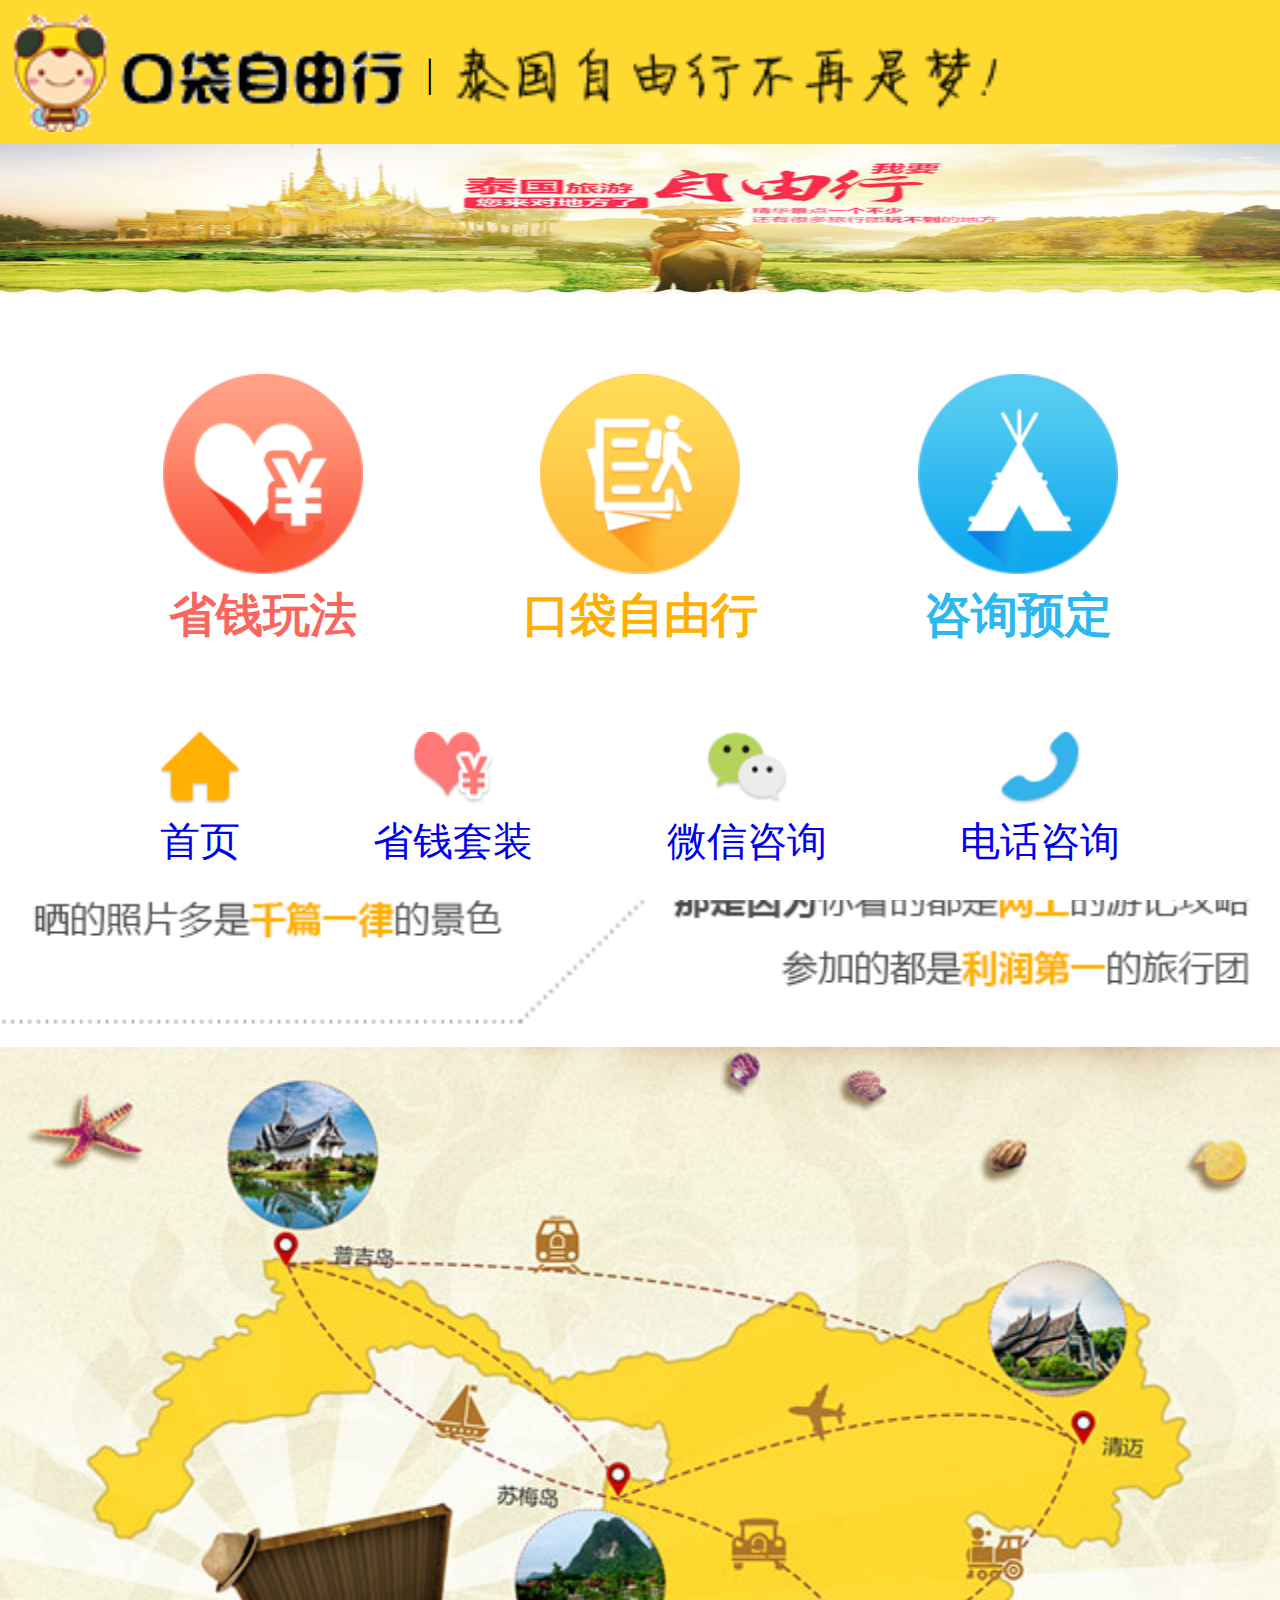
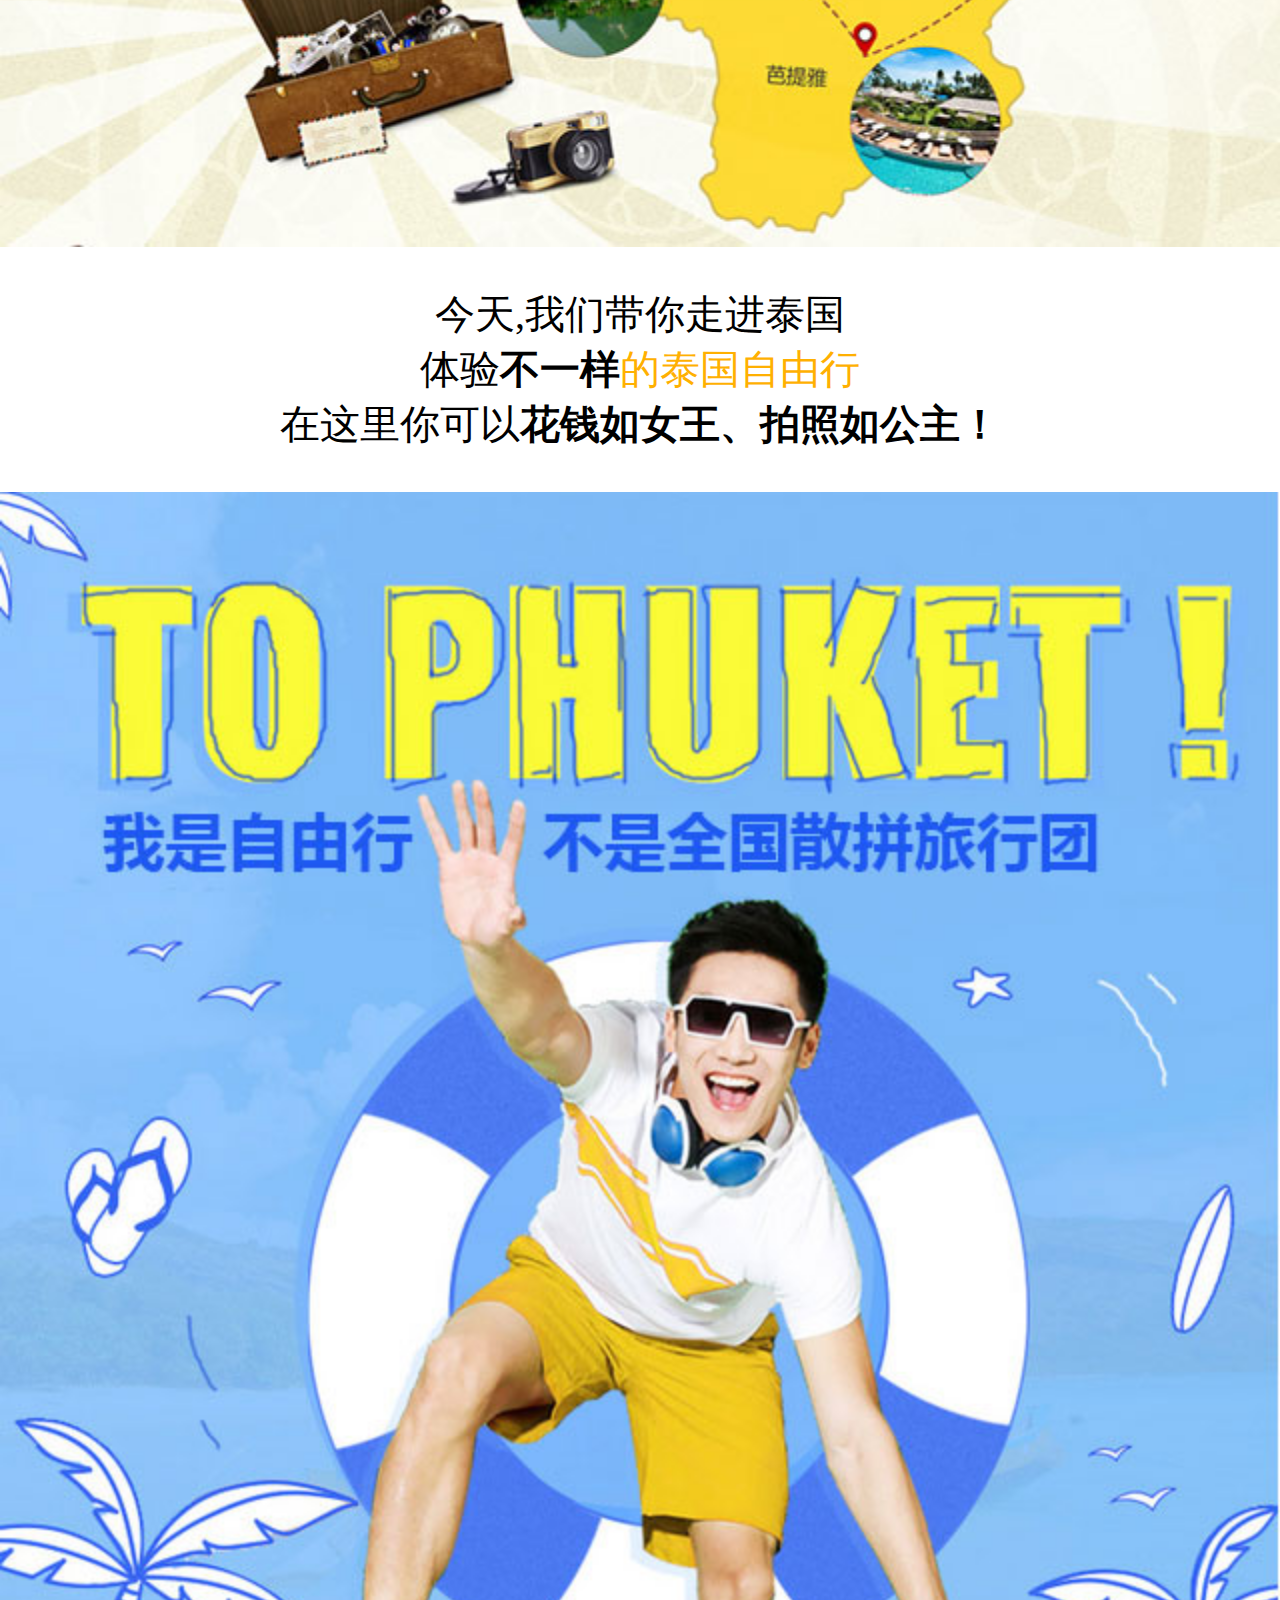
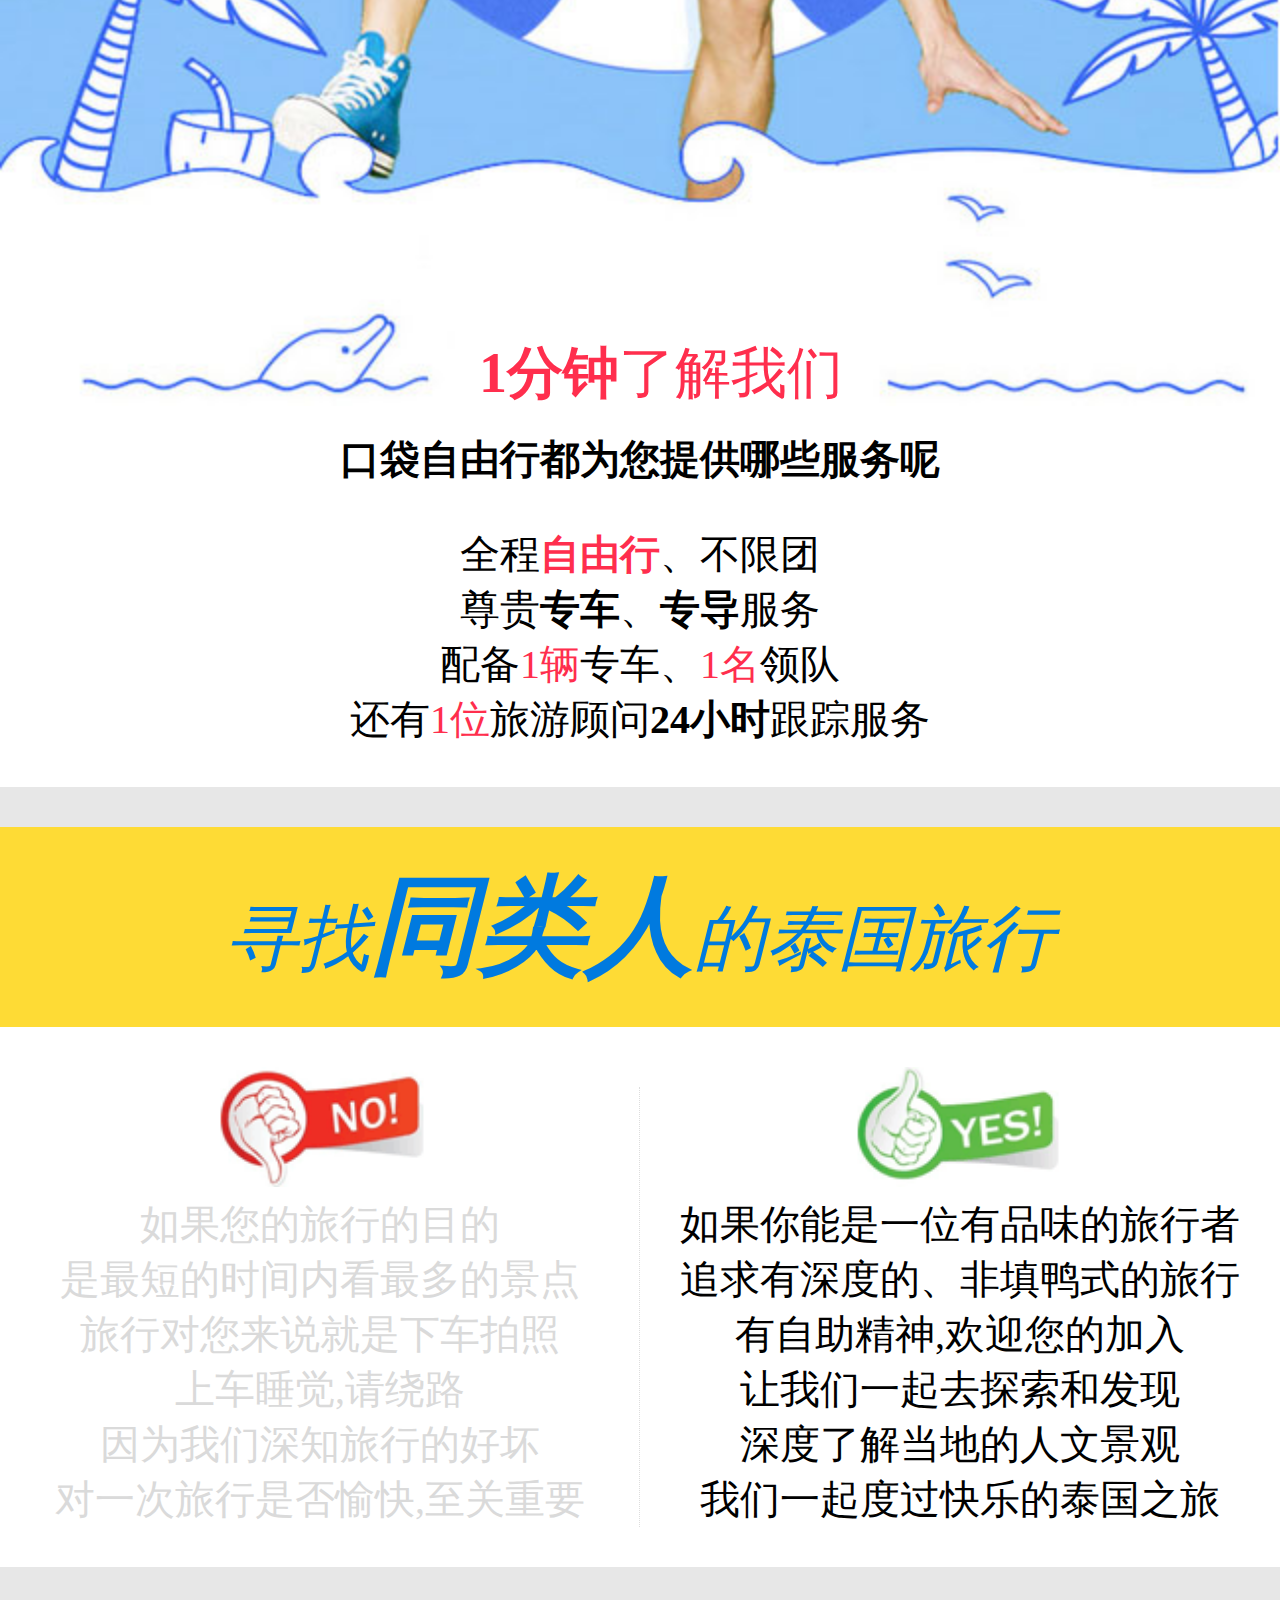
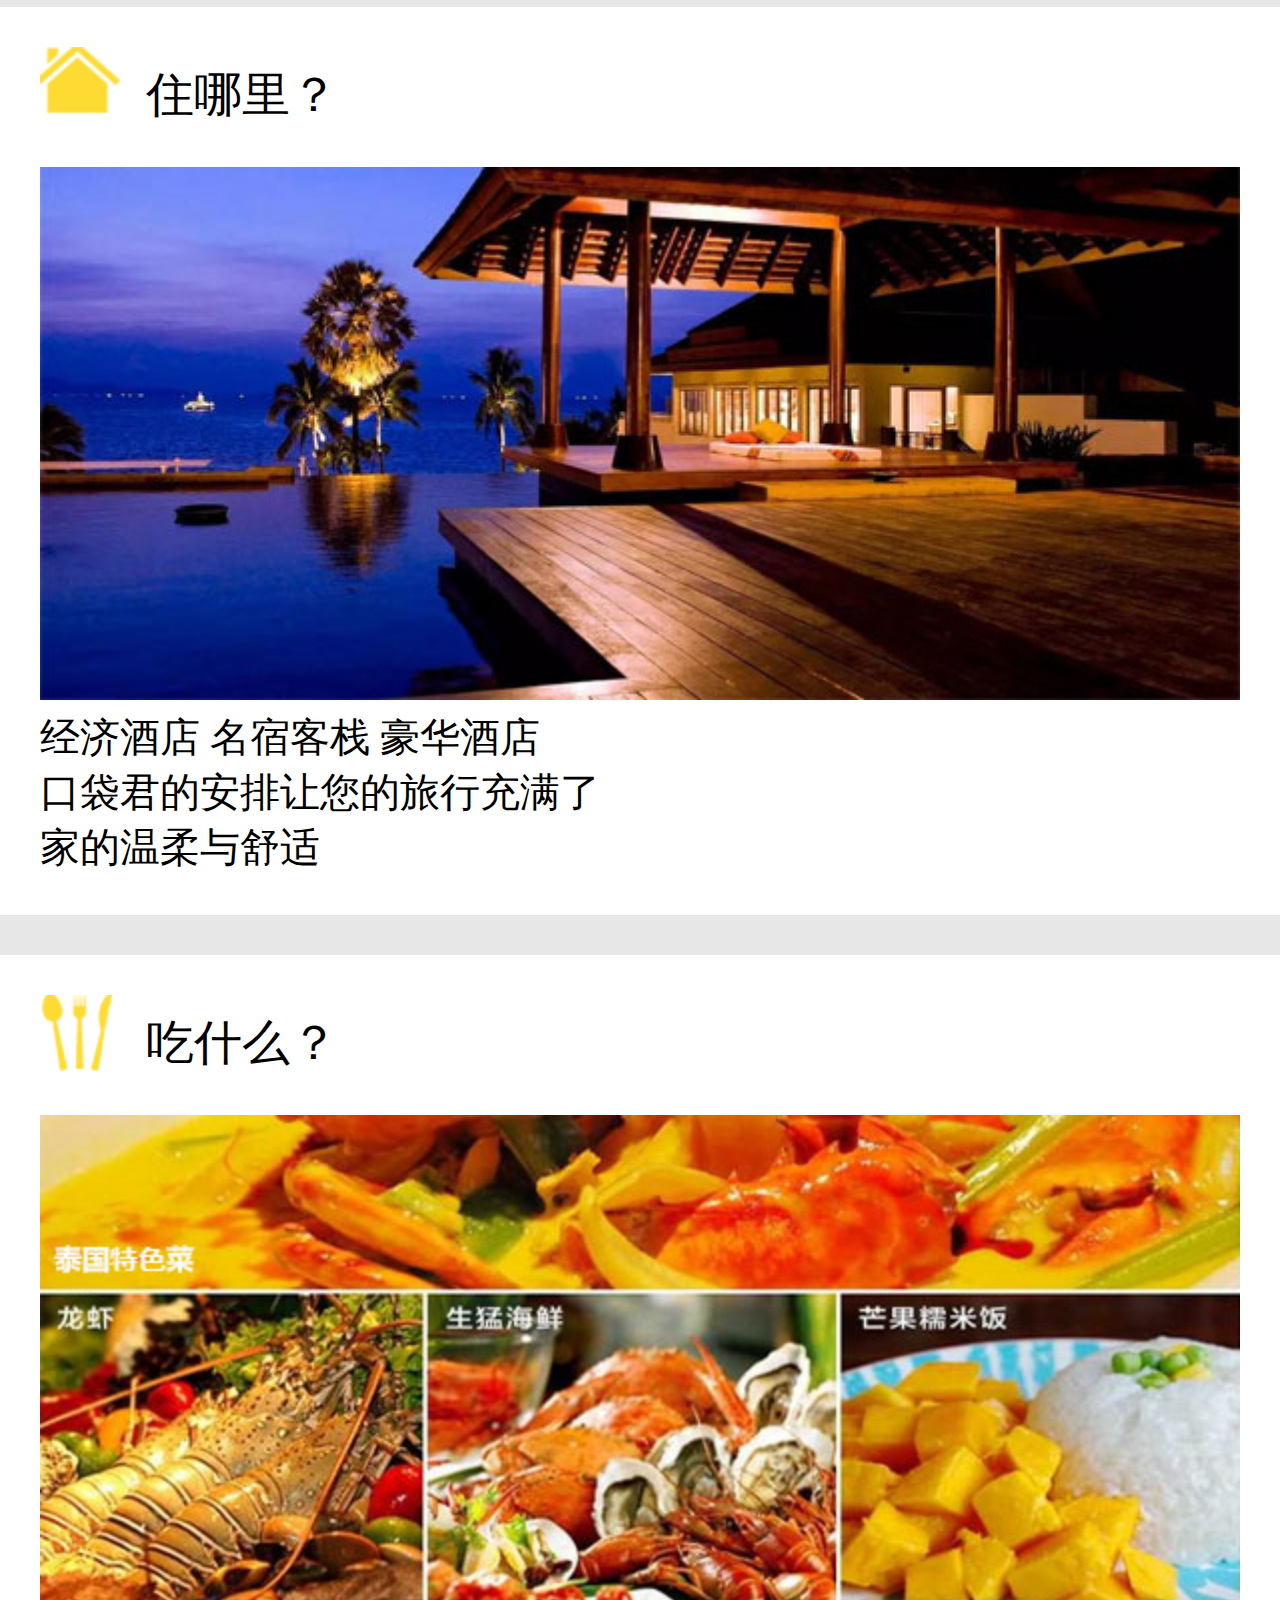
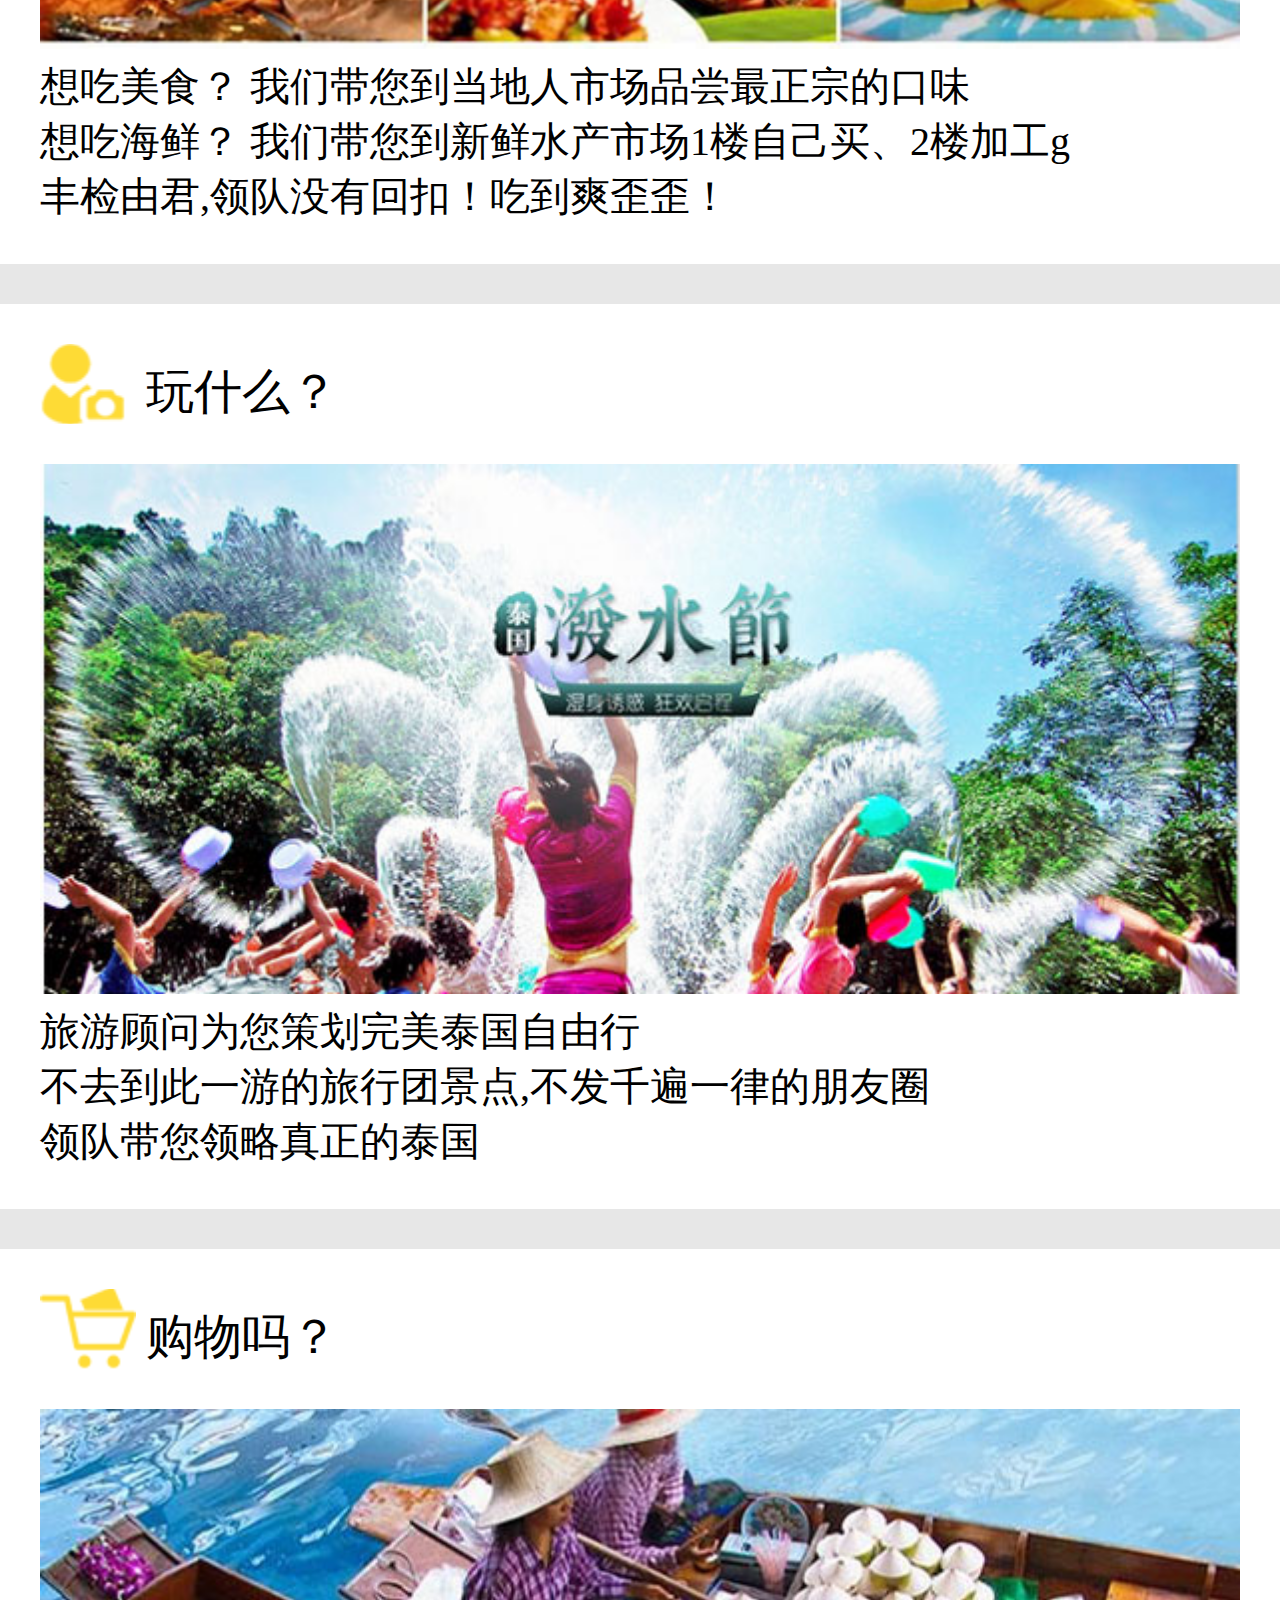
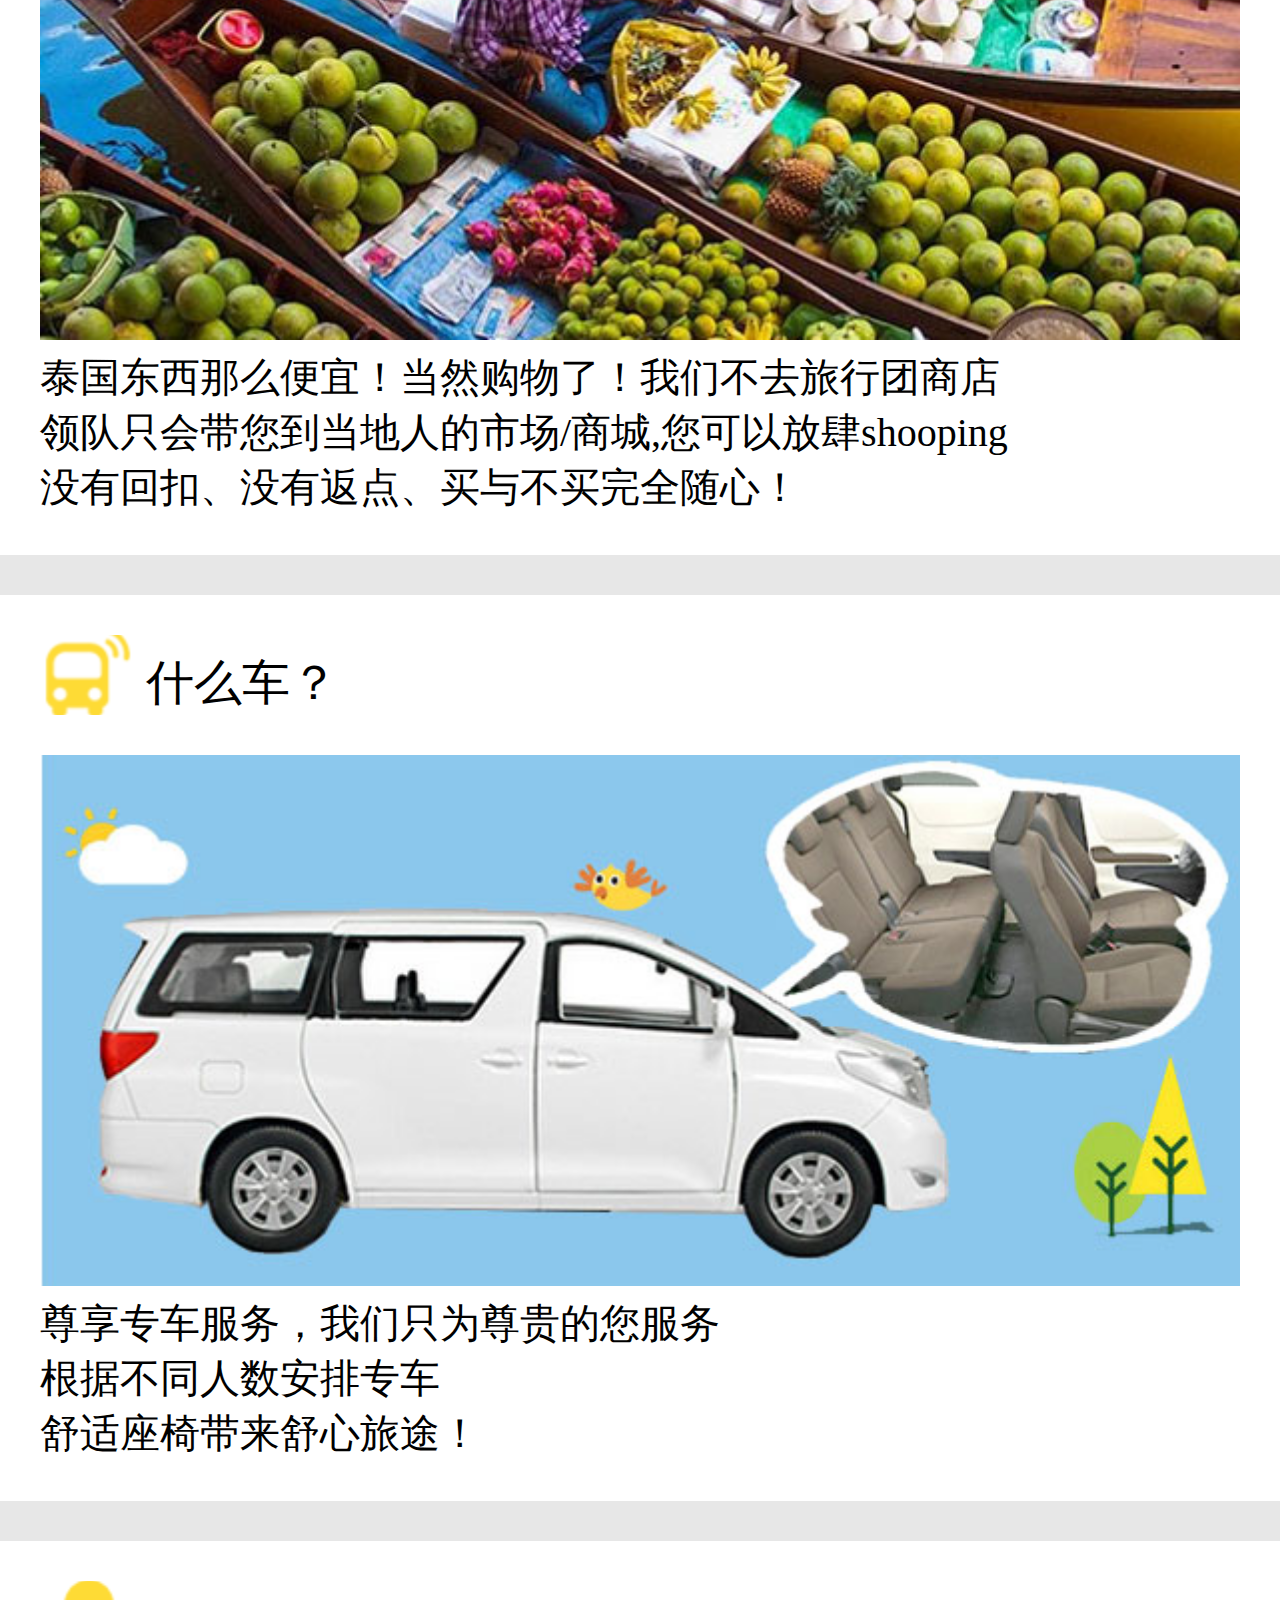
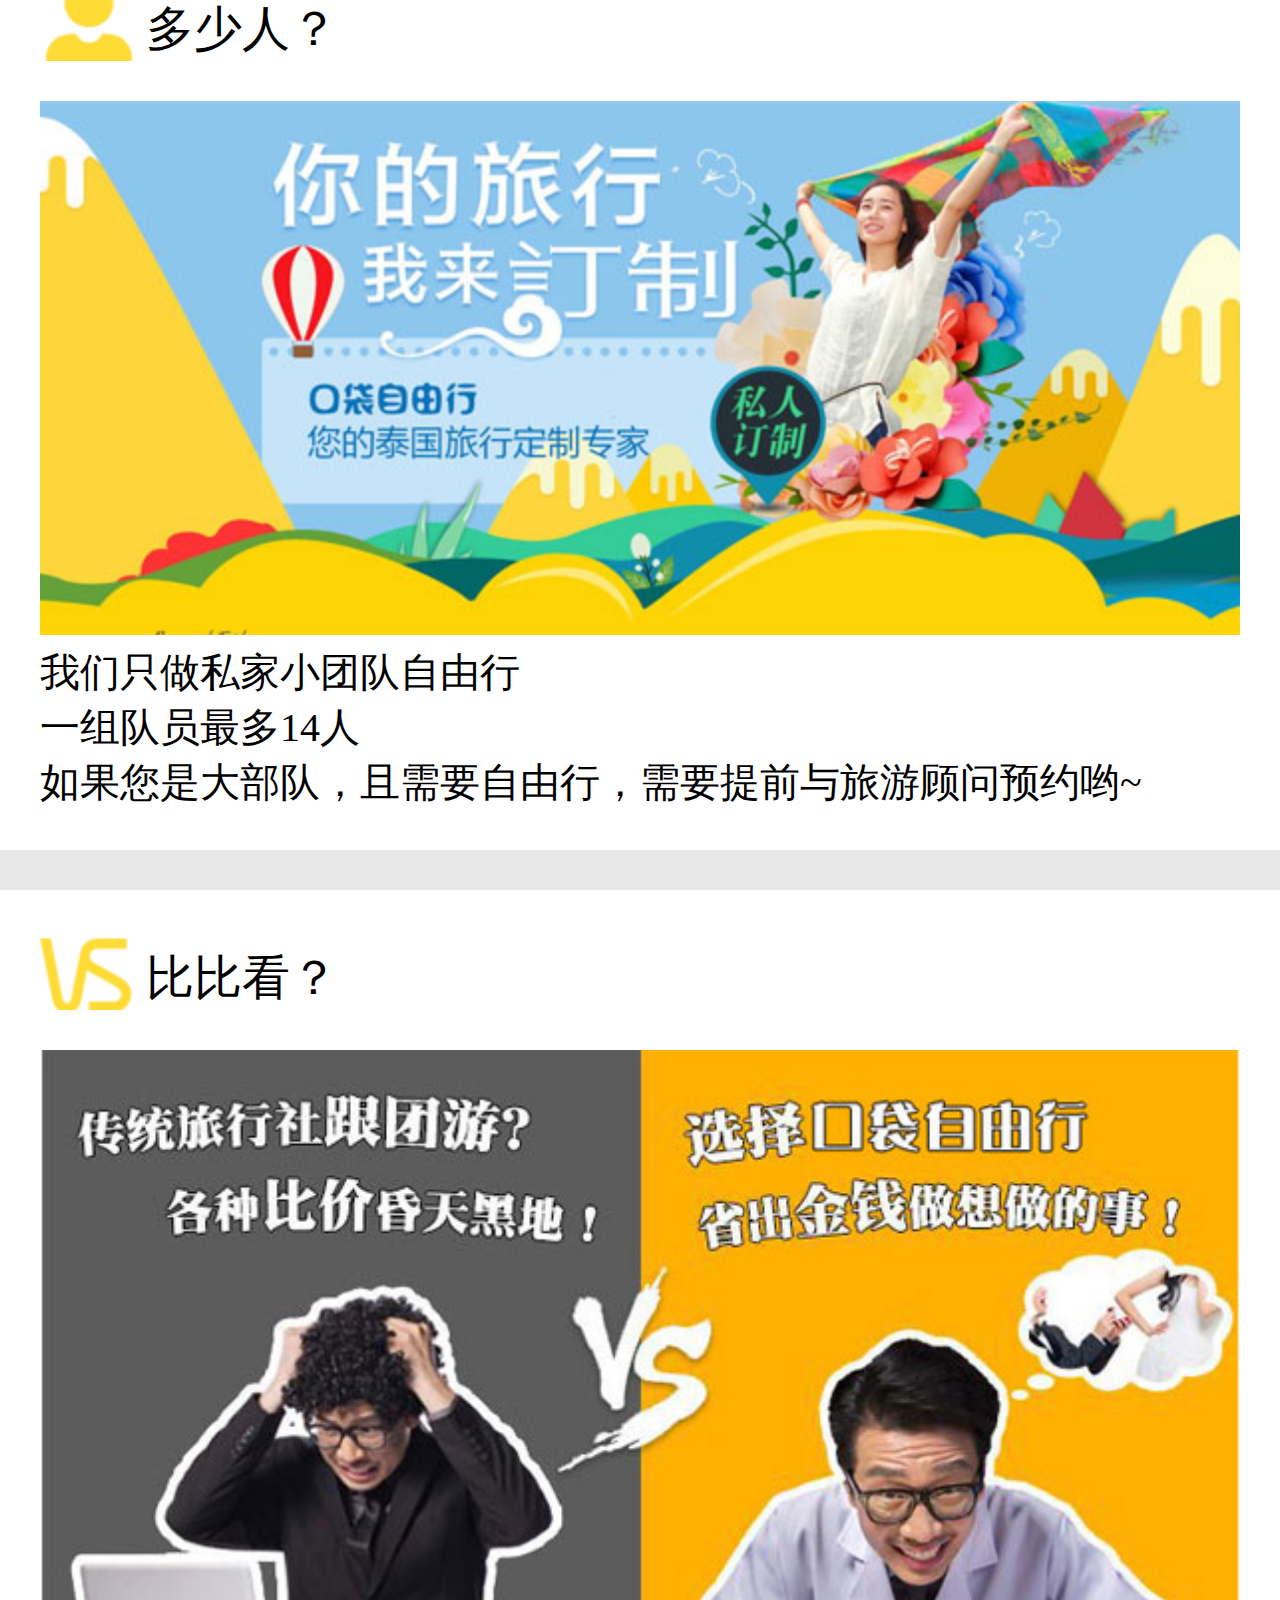
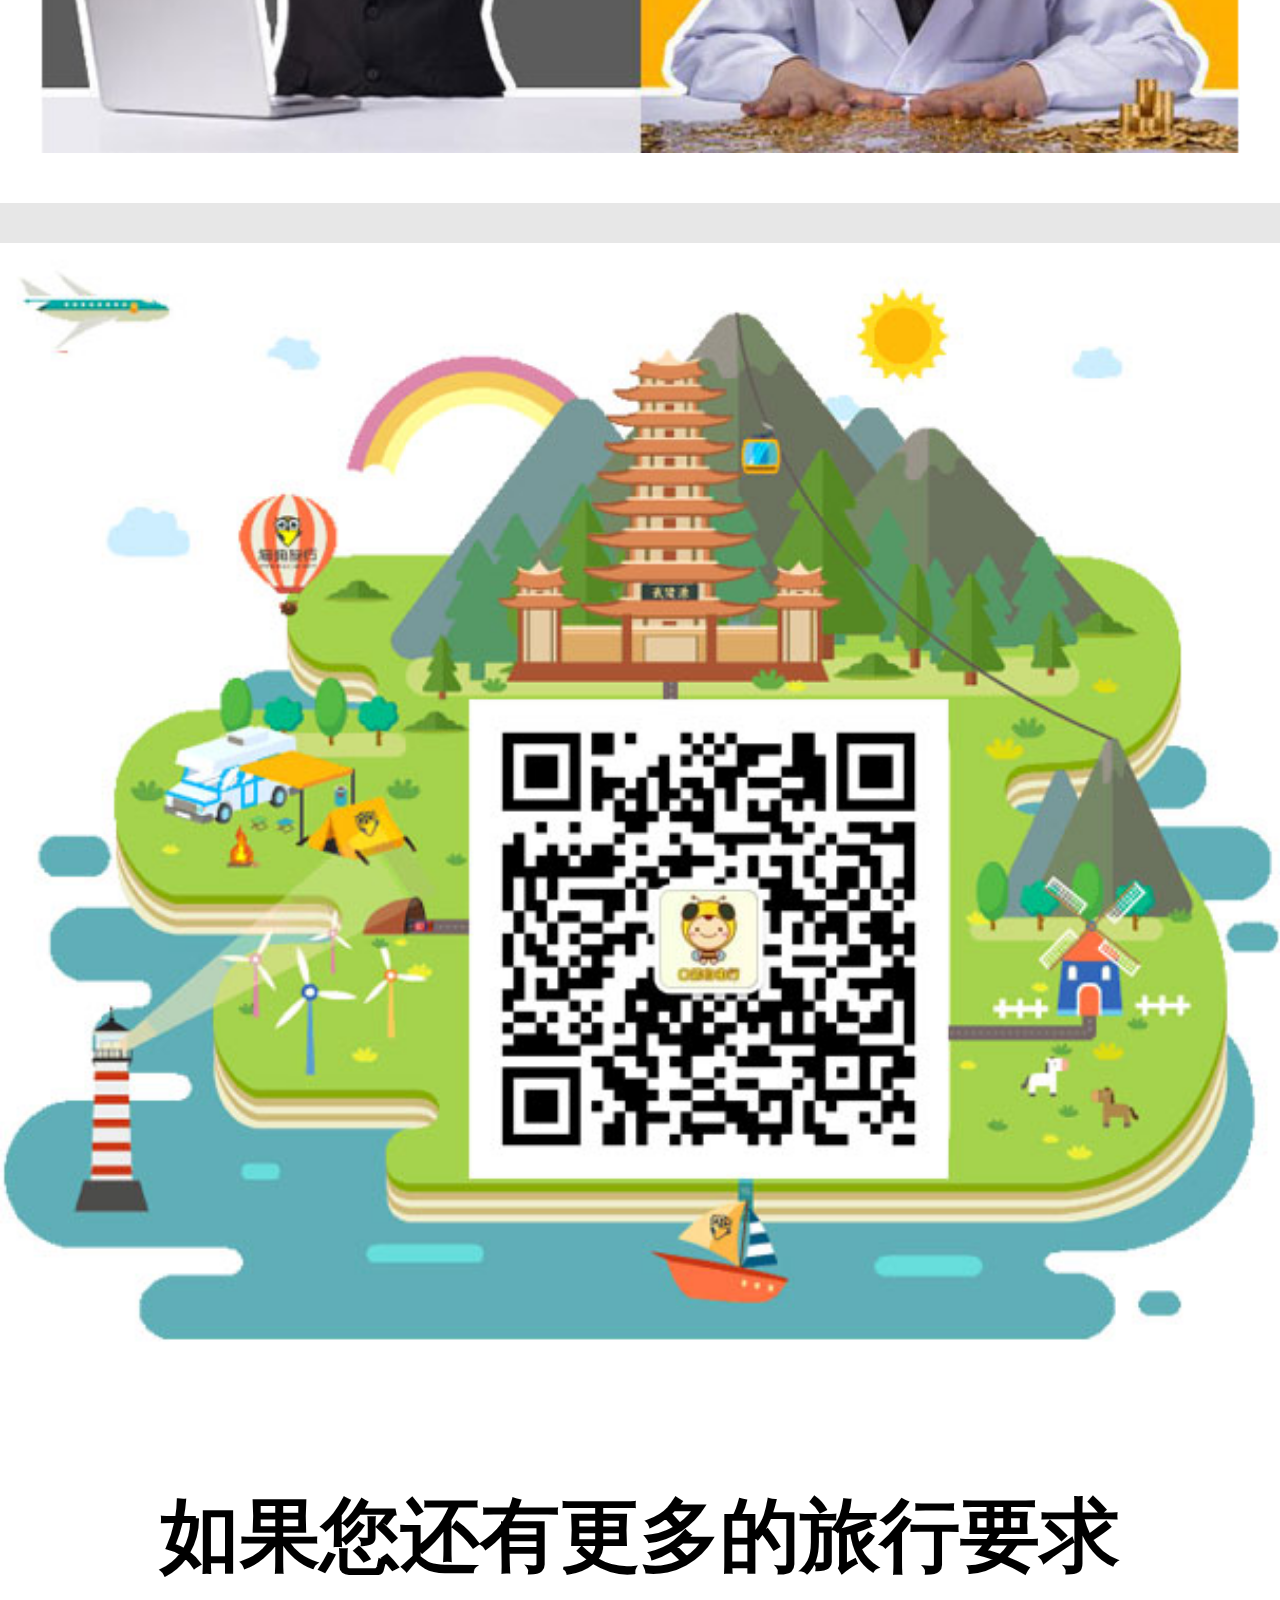
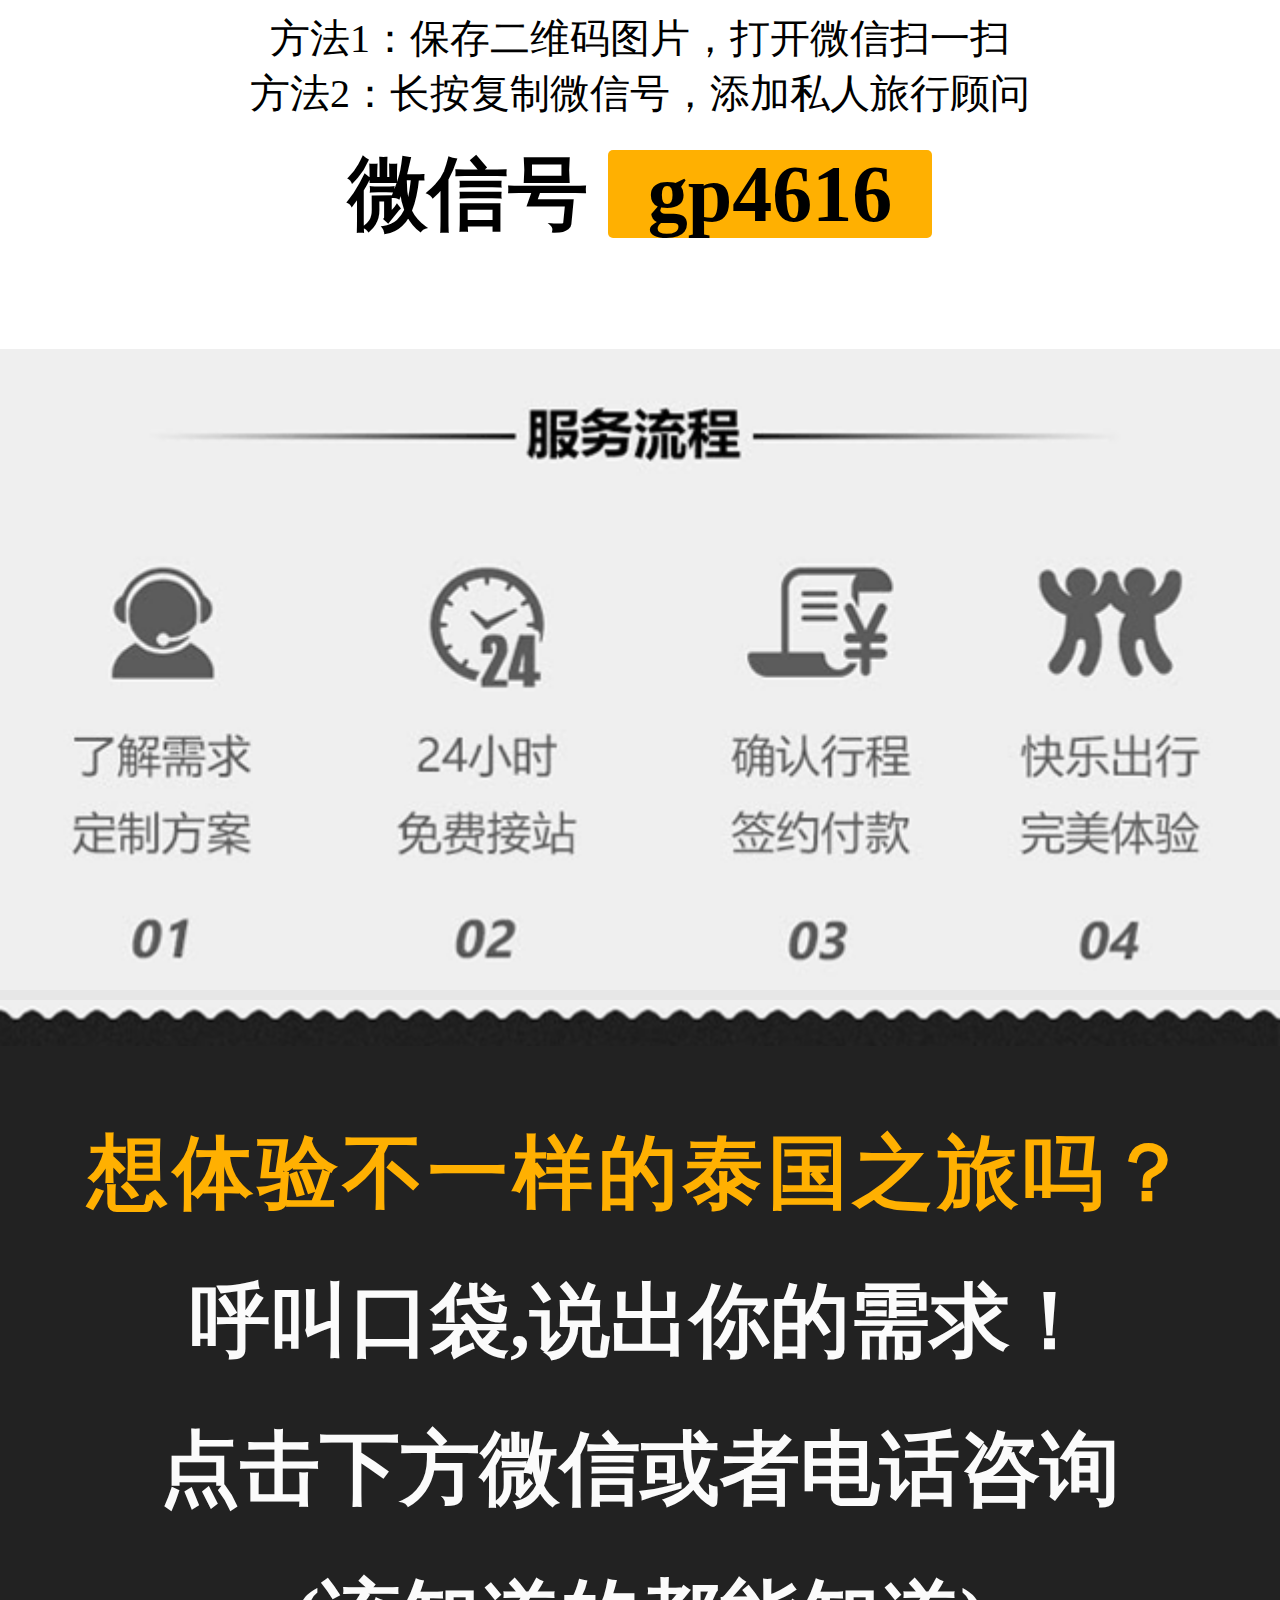
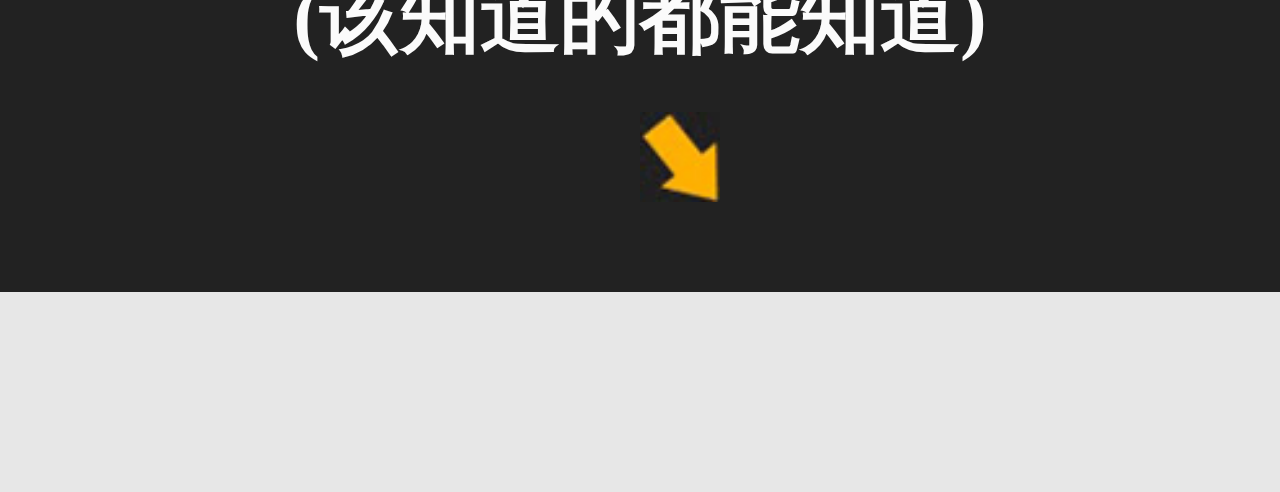
<file: PSD泰国自由行-鲁明辉/index.html>
<!DOCTYPE html>
<html lang="en">
<head>
	<meta name="viewport" content="width=device-width,initial-scale=1,minimum-scale:1,maximum-scale:1,user-scalable=no">
	<meta charset="UTF-8">
	<title>Document</title>
	<link rel="stylesheet" href="css/1.css">
	<script src="javascript/jquery-3.3.1.min.js"></script>
	<script src="javascript/TouchSlide.1.1.js"></script>
	<!-- <script src="javascript/1.js"></script> -->
	<script>
    	!(function(){
    		var html=document.documentElement;
    		var whtml=html.getBoundingClientRect().width;
    		html.style.fontSize=whtml/32+'px';
            console.log(whtml);
    	})()
	</script>
</head>
<body>
	<!-- 头部 -->
	<header id="header " class="box bg-white">
		<div class="navs bg-yellow justify-start">
			<img class="navsimg ml" src="images/logo.png" alt="">
			<span>|</span>
			<img class="navsimg ml" src="images/logo_02.png" alt="">
		</div>
		<!-- 轮播图 -->
		<div id="slideBox" class="slideBox">
			<div class="bd">
				<ul>
					<li><a href="#"><img src="images/index/index-pic_02.jpg" /></a></li>
					<li><a href="#"><img src="images/index/index-pic_19.jpg" /></a></li>
					<li><a href="#"><img src="images/index/index-pic_23.jpg" /></a></li>
					<li><a href="#"><img src="images/index/index-pic_27.jpg" /></a></li>
					<li><a href="#"><img src="images/index/index-pic_30.jpg" /></a></li>
					<li><a href="#"><img src="images/index/index-pic_33.jpg" /></a></li>
					<li><a href="#"><img src="images/index/index-pic_36.jpg" /></a></li>
				</ul>
			</div>
			<div class="hd">
					<ul></ul>
				</div>
		</div>
		<!-- 推荐部分 -->
		<div class="recommended">
			<div class="box1 ">
				<a href="javascript:;">
					<img class="img" src="images/index/index-bg_05.png" alt="">
					<h3 class="col">省钱玩法</h3>
				</a>
			</div>
			<div class="box1 mar">
				<a href="javascript:;">
					<img class="img" src="images/index/index-bg_07.png" alt="">
					<h3 class="col1">口袋自由行</h3>
				</a>
			</div>
			<div class="box1 ">
				<a href="javascript:;">
					<img class="img" src="images/index/index-bg_09.png" alt="">
					<h3 class="col2">咨询预定</h3>
				</a>
			</div>
		</div>
	</header>
	<!-- 中间部分介绍图 -->
	<section id='section' class="center">
		<div class="no1">
				<img class="centerimg" src="images/index/layout_02.png" alt="">
				<img class="centerimg1" src="images/index/index-pic_14.jpg" alt="">
			<div class='no1text'>
				<p>今天,我们带你走进泰国</p>
				<p>体验<b>不一样</b><span class="col1">的泰国自由行</span></p>
				<p>在这里你可以<b>花钱如女王、拍照如公主！</b></p>
				<div class="but">
					
				</div>
			</div>
		</div>
		<div class="no2">
			<a href="javascript:;">
				<img src="images/index/index-pic_16.jpg" alt="">
				<div class="no2text">
					<p class="mb col3">
						<b> &nbsp;&nbsp;&nbsp;1分钟</b>了解我们</p>
					<p class="font-1 mb-1"><b>口袋自由行都为您提供哪些服务呢</b>
					</p>
					<p class="font-1">全程<b class="col3">自由行</b>、不限团</p>
					<p class="font-1">尊贵<b>专车</b>、<b>专导</b>服务</p>
					<p class="font-1">配备<span class="col3">1辆</span>专车、<span class="col3">1名</span>领队</p>
					<p class="font-1">还有<span class="col3">1位</span>旅游顾问<b>24小时</b>跟踪服务</p>
				</div>
			</a>
		</div>
		<div class="no3">
			<i>
				寻找<h2 class="block">同类人</h2>的泰国旅行
			</i>
		</div>
		<div class="select">
				<div class="n-left">
					<img class="sel-img" src="images/index/zan_03.png" alt="">
					<p>
						如果您的旅行的目的<br/>
						是最短的时间内看最多的景点<br/>旅行对您来说就是下车拍照<br/>上车睡觉,请绕路<br/>
						因为我们深知旅行的好坏<br/>
						对一次旅行是否愉快,至关重要
					</p>
				</div>
				<div class="n-right">
					 <img class="sel-img" src="images/index/zan_05.png" alt="">
					 <p>
					 	如果你能是一位有品味的旅行者<br/>追求有深度的、非填鸭式的旅行<br/>有自助精神,欢迎您的加入<br/>让我们一起去探索和发现<br/>深度了解当地的人文景观<br/>
					 	我们一起度过快乐的泰国之旅
					 </p>
				</div>
		</div>
		<div class="youxuan">
			<div class="you1">
				<p class='hredp'>
					<a href="javascript:;">
						<i class="tubiao"></i>
						<span class="font-16 col4">住哪里？</span>
					</a>
				</p>
				<img src="images/index/index-pic_19.jpg" alt="">
				<div class="text-wenben">
					<p>经济酒店 名宿客栈 豪华酒店</p>
					<p>口袋君的安排让您的旅行充满了</p>
					<p>家的温柔与舒适</p>
				</div>
			</div>
			<div class="you1">
				<p class='hredp'>
					<a href="javascript:;">
						<i class="tubiao2"></i>
						<span class="font-16 col4">吃什么？</span>
					</a>
				</p>
				<img src="images/index/index-pic_23.jpg" alt="">
				<div class="text-wenben">
					<p>想吃美食？ 我们带您到当地人市场品尝最正宗的口味</p>
					<p>想吃海鲜？ 我们带您到新鲜水产市场1楼自己买、2楼加工g</p>
					<p>丰检由君,领队没有回扣！吃到爽歪歪！</p>
				</div>
			</div>
			<div class="you1">
				<p class='hredp'>
					<a href="javascript:;">
						<i class="tubiao3"></i>
						<span class="font-16 col4">玩什么？</span>
					</a>
				</p>
				<img src="images/index/index-pic_27.jpg" alt="">
				<div class="text-wenben">
					<p>旅游顾问为您策划完美泰国自由行</p>
					<p>不去到此一游的旅行团景点,不发千遍一律的朋友圈</p>
					<p>领队带您领略真正的泰国</p>
				</div>
			</div>
			<div class="you1">
				<p class='hredp'>
					<a href="javascript:;">
						<i class="tubiao4"></i>
						<span class="font-16 col4">购物吗？</span>
					</a>
				</p>
				<img src="images/index/index-pic_30.jpg" alt="">
				<div class="text-wenben">
					<p>泰国东西那么便宜！当然购物了！我们不去旅行团商店</p>
					<p>领队只会带您到当地人的市场/商城,您可以放肆shooping</p>
					<p>没有回扣、没有返点、买与不买完全随心！</p>
				</div>
			</div>
			<div class="you1">
				<p class='hredp'>
					<a href="javascript:;">
						<i class="tubiao5"></i>
						<span class="font-16 col4">什么车？</span>
					</a>
				</p>
				<img src="images/index/index-pic_33.jpg" alt="">
				<div class="text-wenben">
					<p>尊享专车服务，我们只为尊贵的您服务</p>
					<p>根据不同人数安排专车</p>
					<p>舒适座椅带来舒心旅途！</p>
				</div>
			</div>
			<div class="you1">
				<p class='hredp'>
					<a href="javascript:;">
						<i class="tubiao6"></i>
						<span class="font-16 col4">多少人？</span>
					</a>
				</p>
				<img src="images/index/index-pic_36.jpg" alt="">
				<div class="text-wenben">
					<p>我们只做私家小团队自由行</p>
					<p>一组队员最多14人</p>
					<p>如果您是大部队，且需要自由行，需要提前与旅游顾问预约哟~</p>
				</div>
			</div>
			<div class="you1">
				<p class='hredp'>
					<a href="javascript:;">
						<i class="tubiao7"></i>
						<span class="font-16 col4">比比看？</span>
					</a>
				</p>
				<img src="images/index/index-pic_39.jpg" alt="">
				<!-- <div class="text-wenben">
					<p>我们只做私家小团队自由行</p>
					<p>一组队员最多14人</p>
					<p>如果您是大部队，且需要自由行，需要提前与旅游顾问预约哟~</p>
				</div> -->
			</div>
			<div class="weixin">
				<img src="images/index/index-pic_43.jpg" alt="">
				<div class="weixintext">
					<h1>如果您还有更多的旅行要求</h1>
					<p>方法1：保存二维码图片，打开微信扫一扫</p>
					<p>方法2：长按复制微信号，添加私人旅行顾问</p>
					<h1>微信号 <span class="yeloowblk">gp4616</span></h1>
				</div>
			</div>
			<div class="botm">
				<img src="images/index/index-bg_46.png" alt="">
				<div class="botmtext">
					<h1 class='col1 jianju'>想体验不一样的泰国之旅吗？</h1>
					<h1>呼叫口袋,说出你的需求！</h1>
					<h1>点击下方微信或者电话咨询</h1>
					<h1>(该知道的都能知道)</h1>
					<img src="images/index/array.png" alt="">
				</div>
			</div>
		</div>
	</section>
	<div class="nav">
		<div>
			<a href="javascript:;">
				<img src="images/fnav_01.png" alt="">
				<p>首页</p>
			</a>
		</div>
		<div>
			<a href="javascript:;">
				<img src="images/fnav_04.png" alt="">
				<p>省钱套装</p>
			</a>
		</div>
		<div>
			<a href="javascript:;">
				<img src="images/fnav_02.png" alt="">
				<p>微信咨询</p>
			</a>
		</div>
		<div>
			<a href="javascript:;">
				<img src="images/fnav_03.png" alt="">
				<p>电话咨询</p>
			</a>
		</div>
	</div>
	<script type="text/javascript">
				TouchSlide({ 
					slideCell:"#slideBox",
					titCell:".hd ul", //开启自动分页 autoPage:true ，此时设置 titCell 为导航元素包裹层
					mainCell:".bd ul", 
					effect:"leftLoop", 
					autoPage:true,//自动分页
					autoPlay:true//自动播放

				});
	</script>
</body>
</html>
</file>
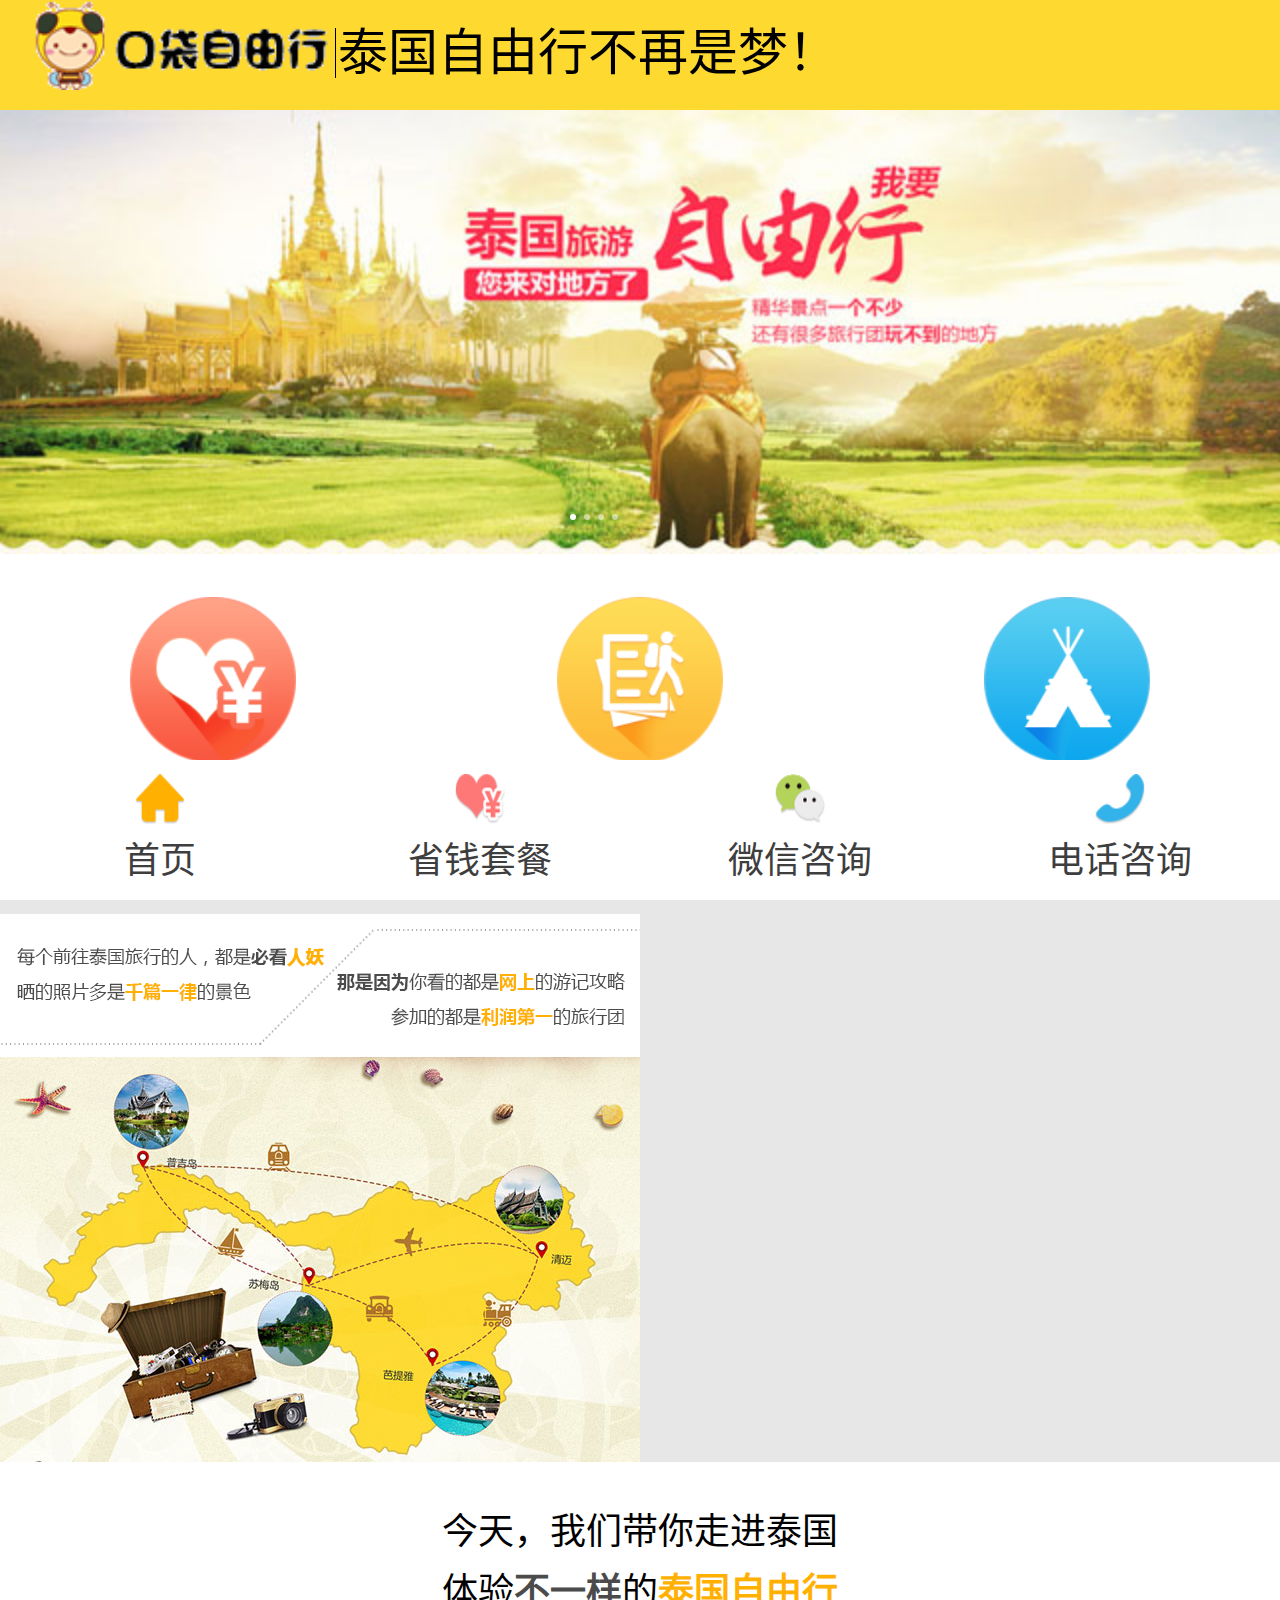
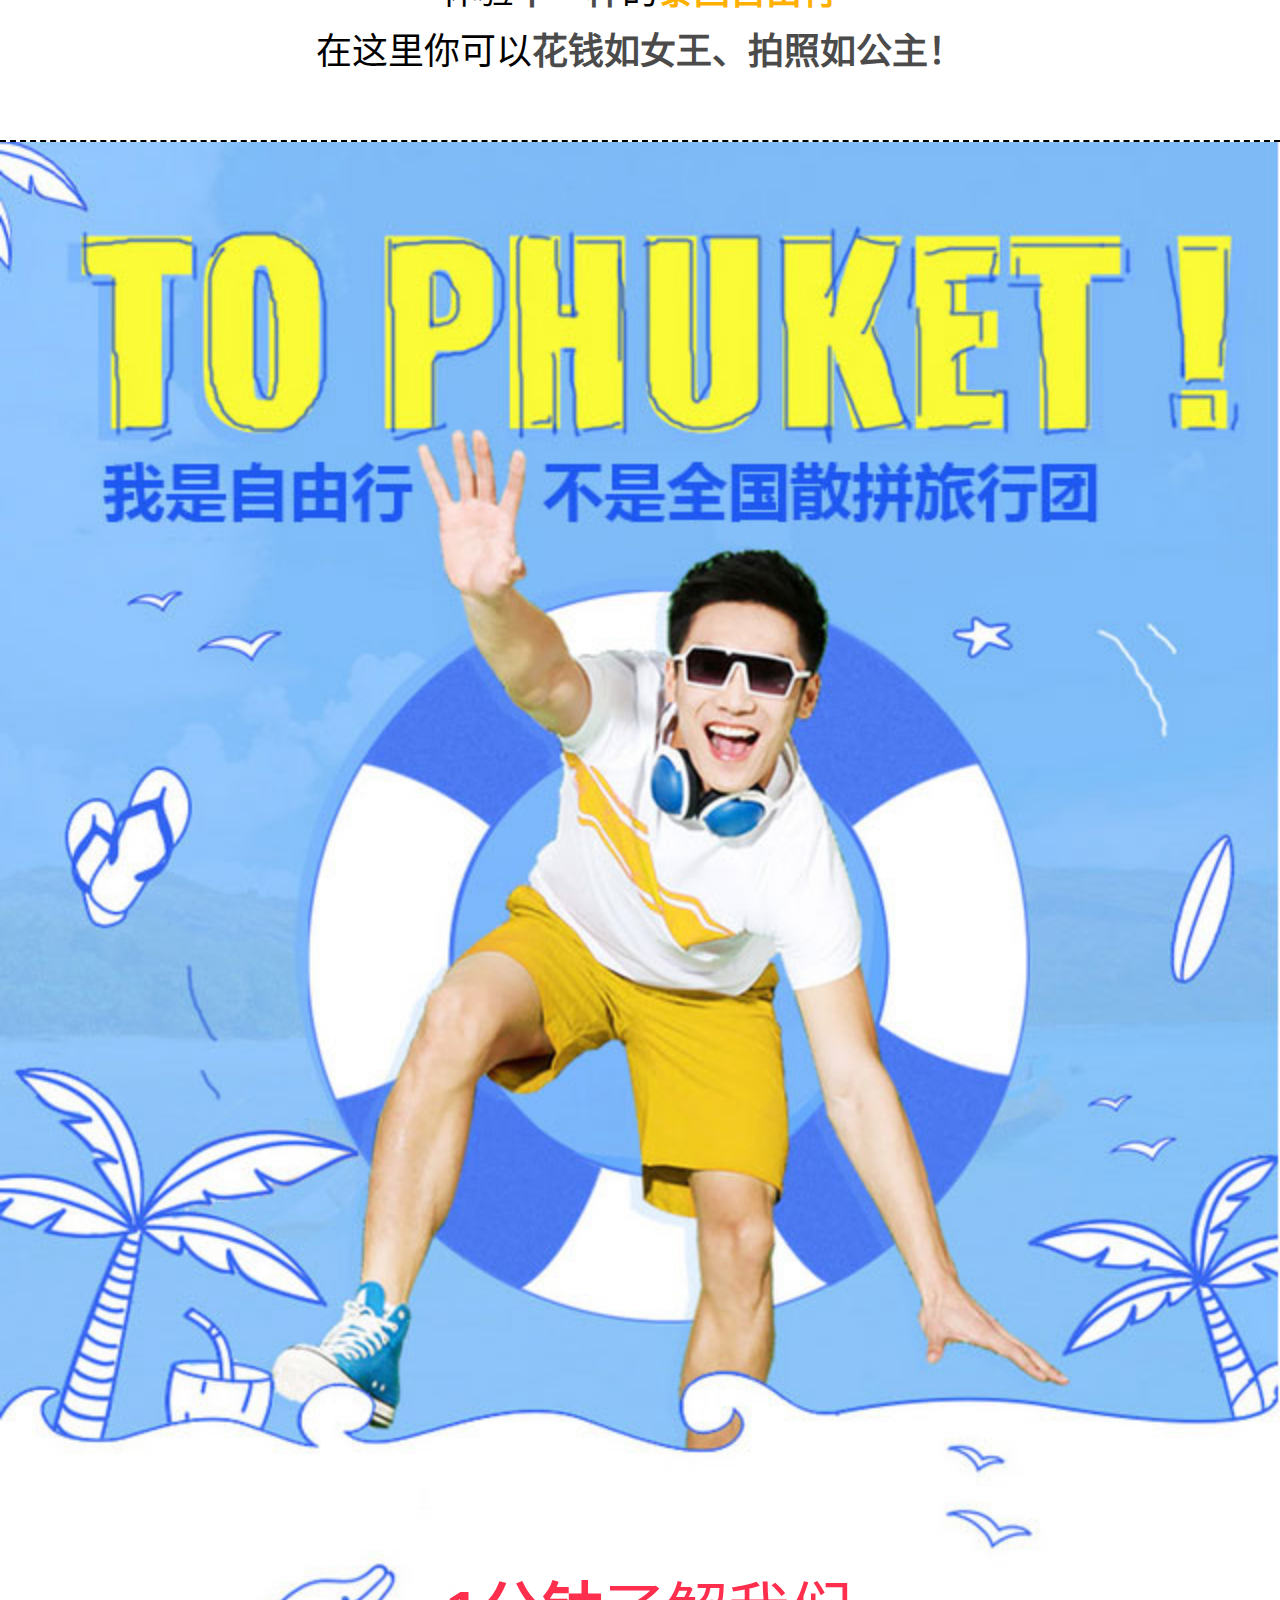
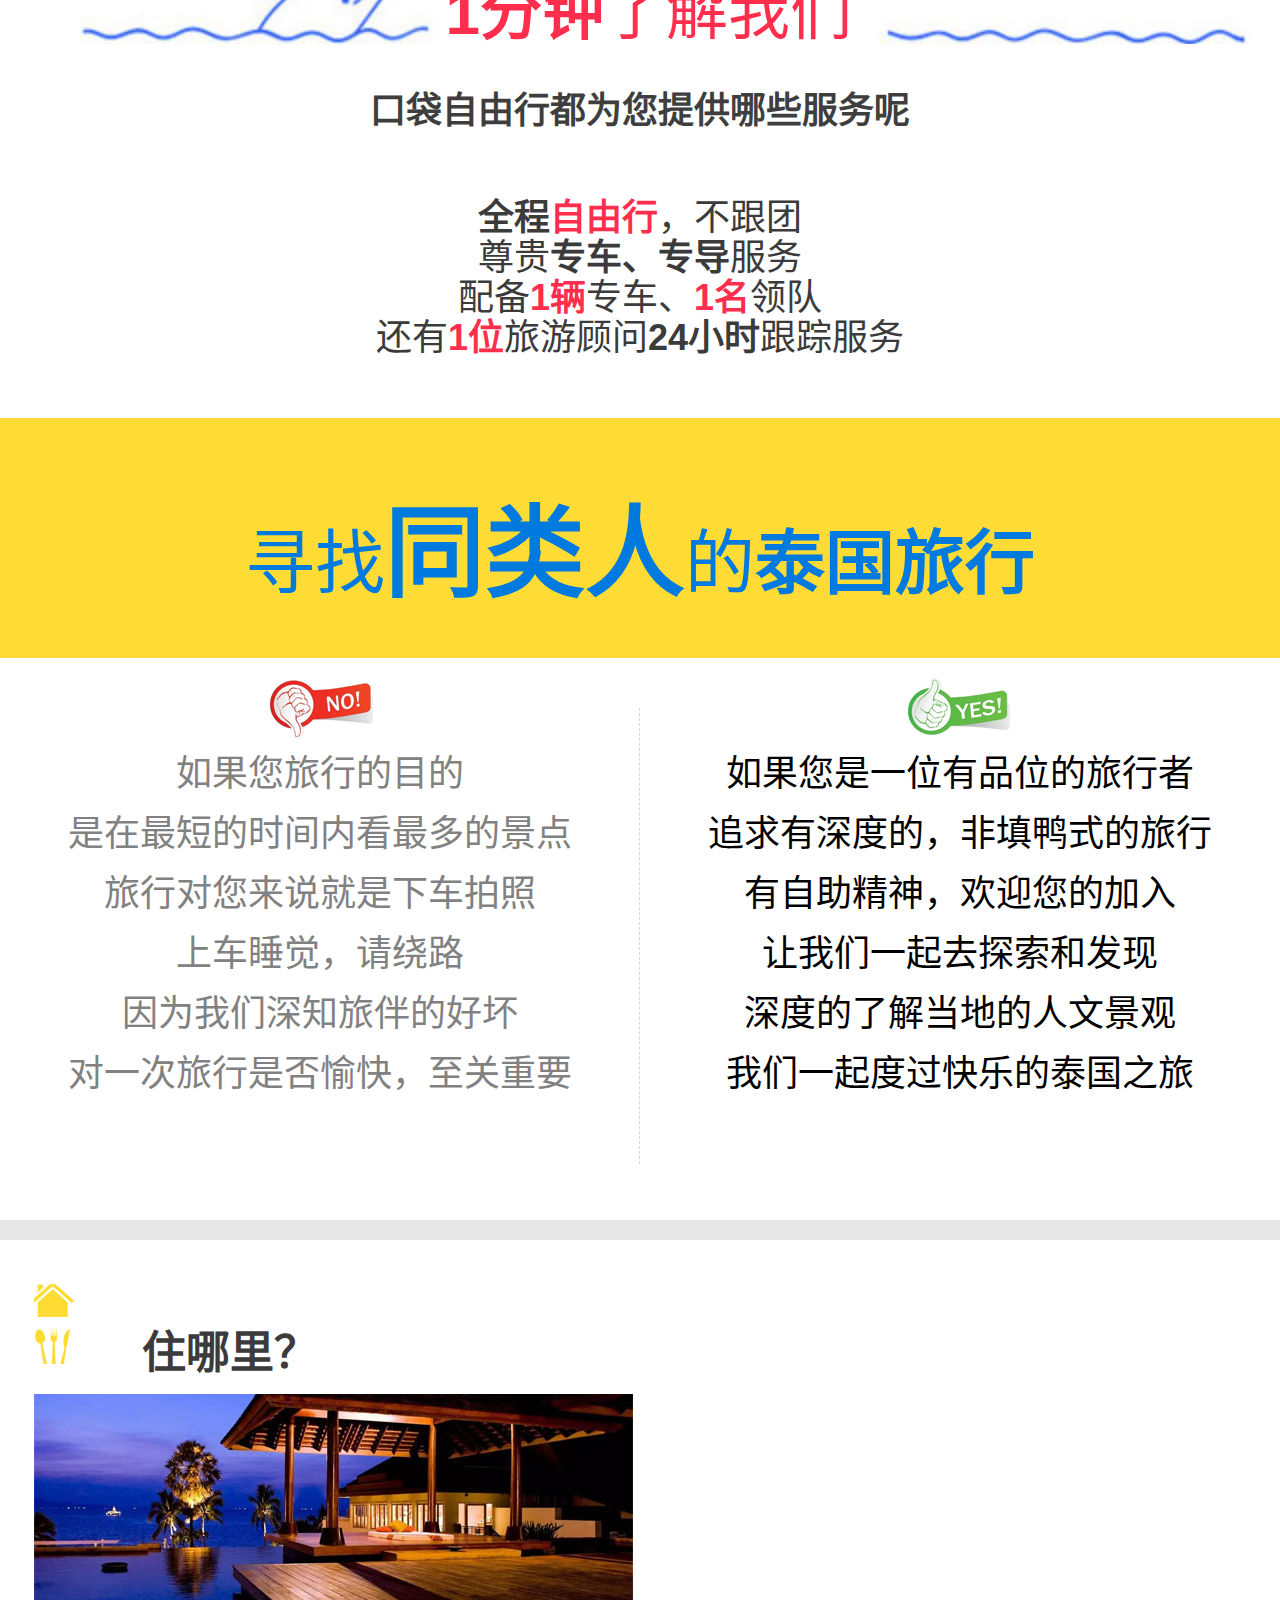
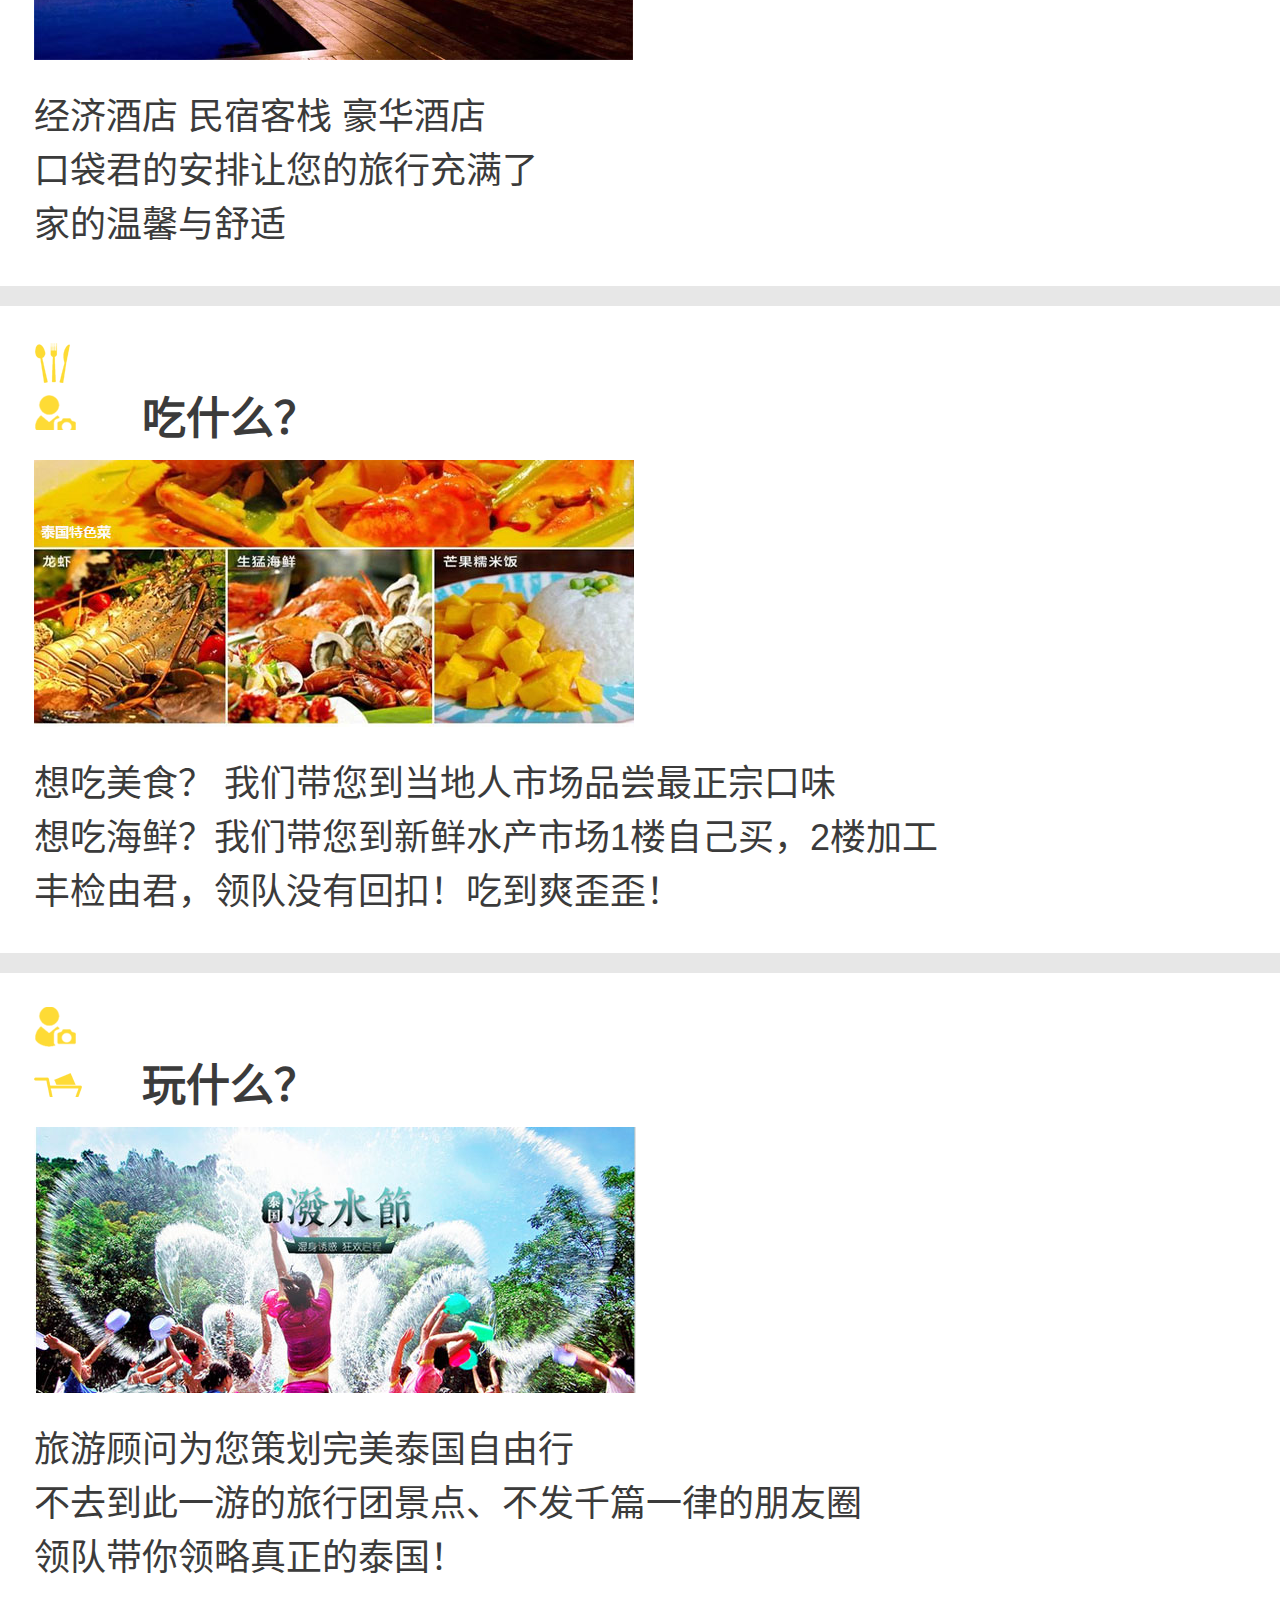
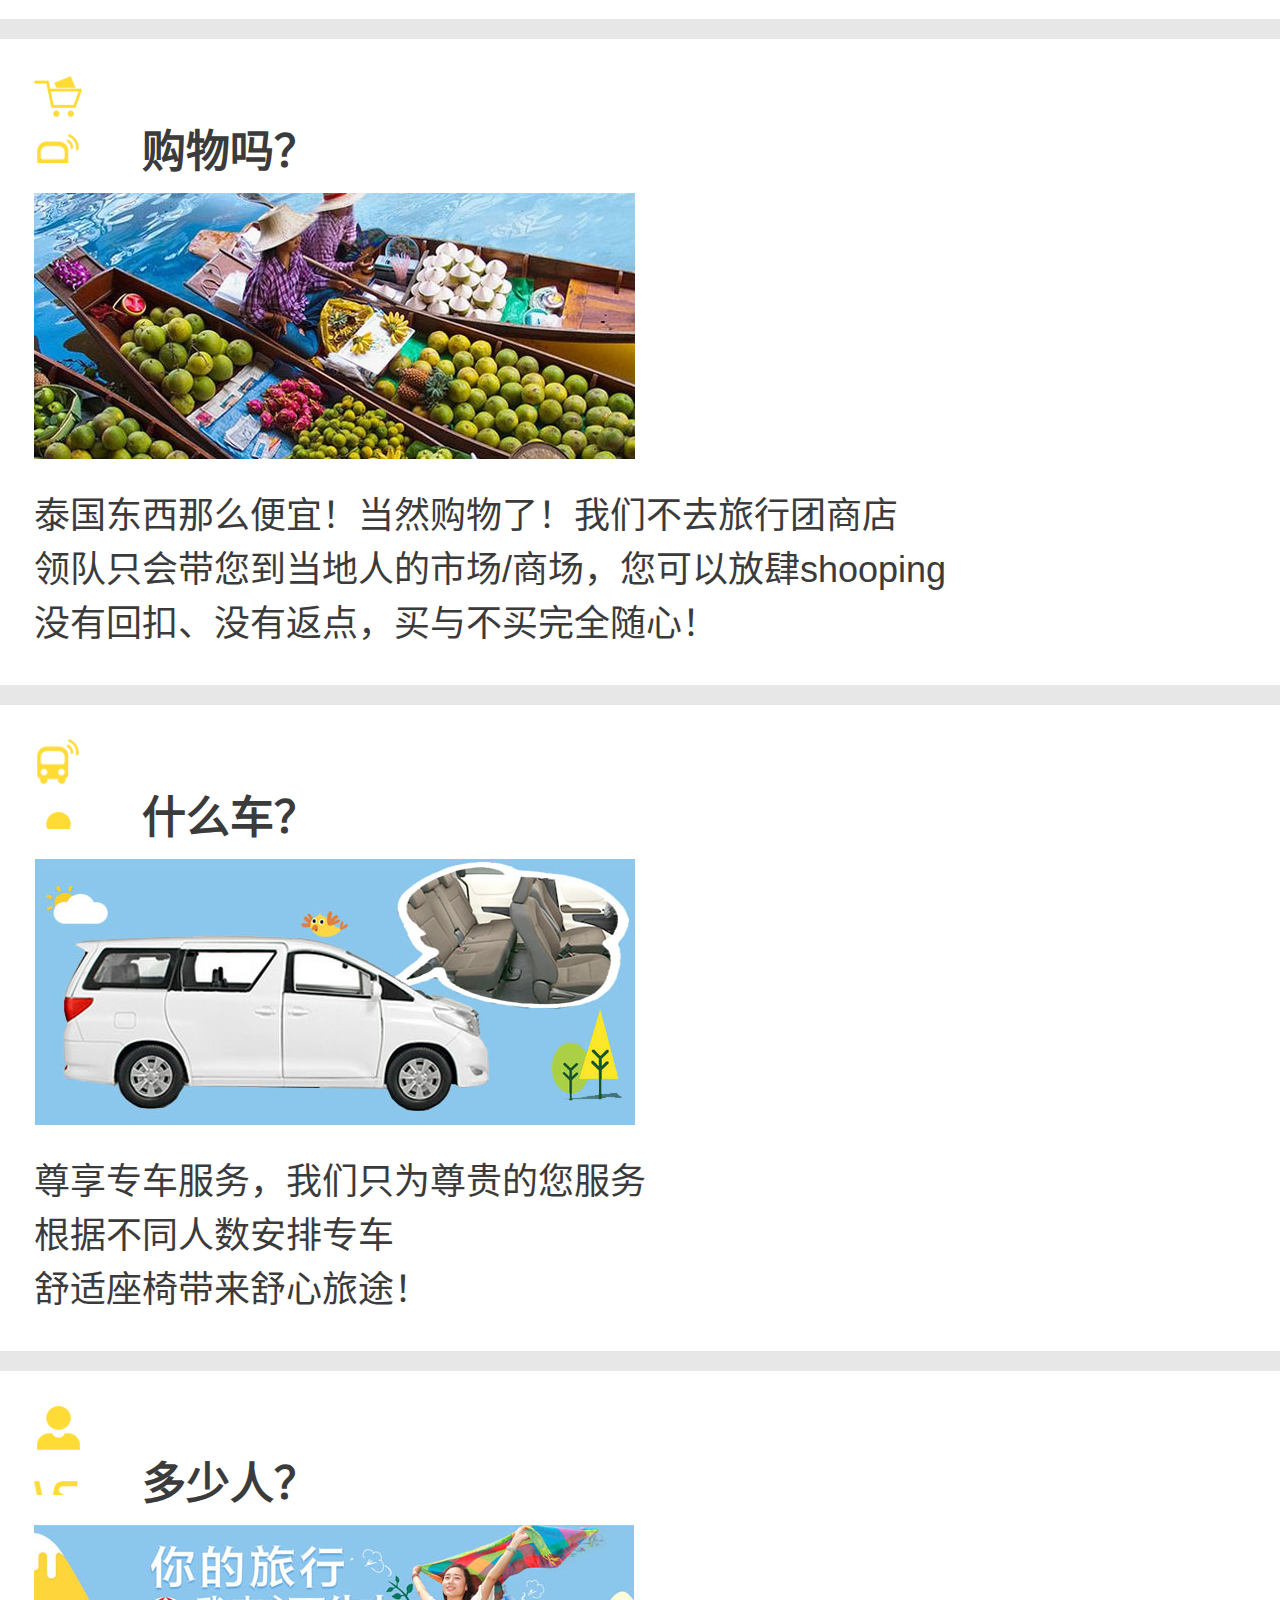
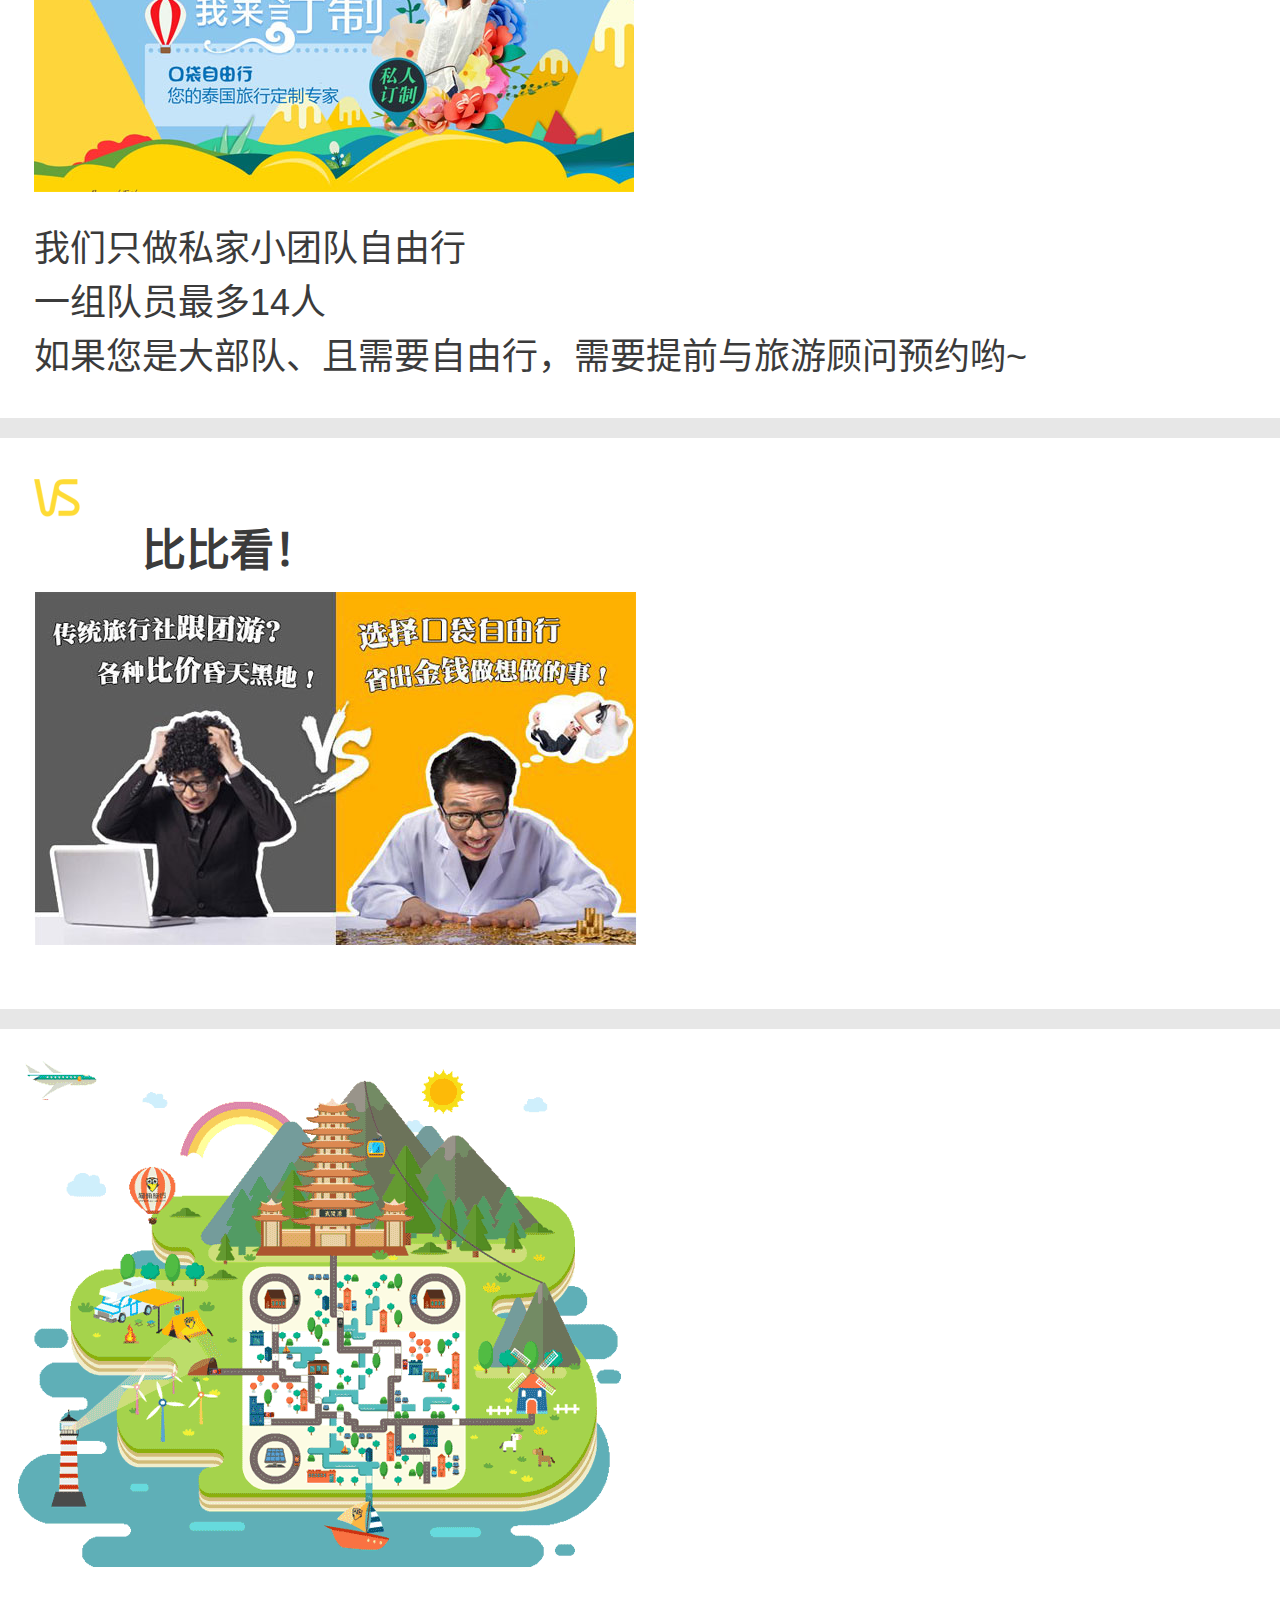
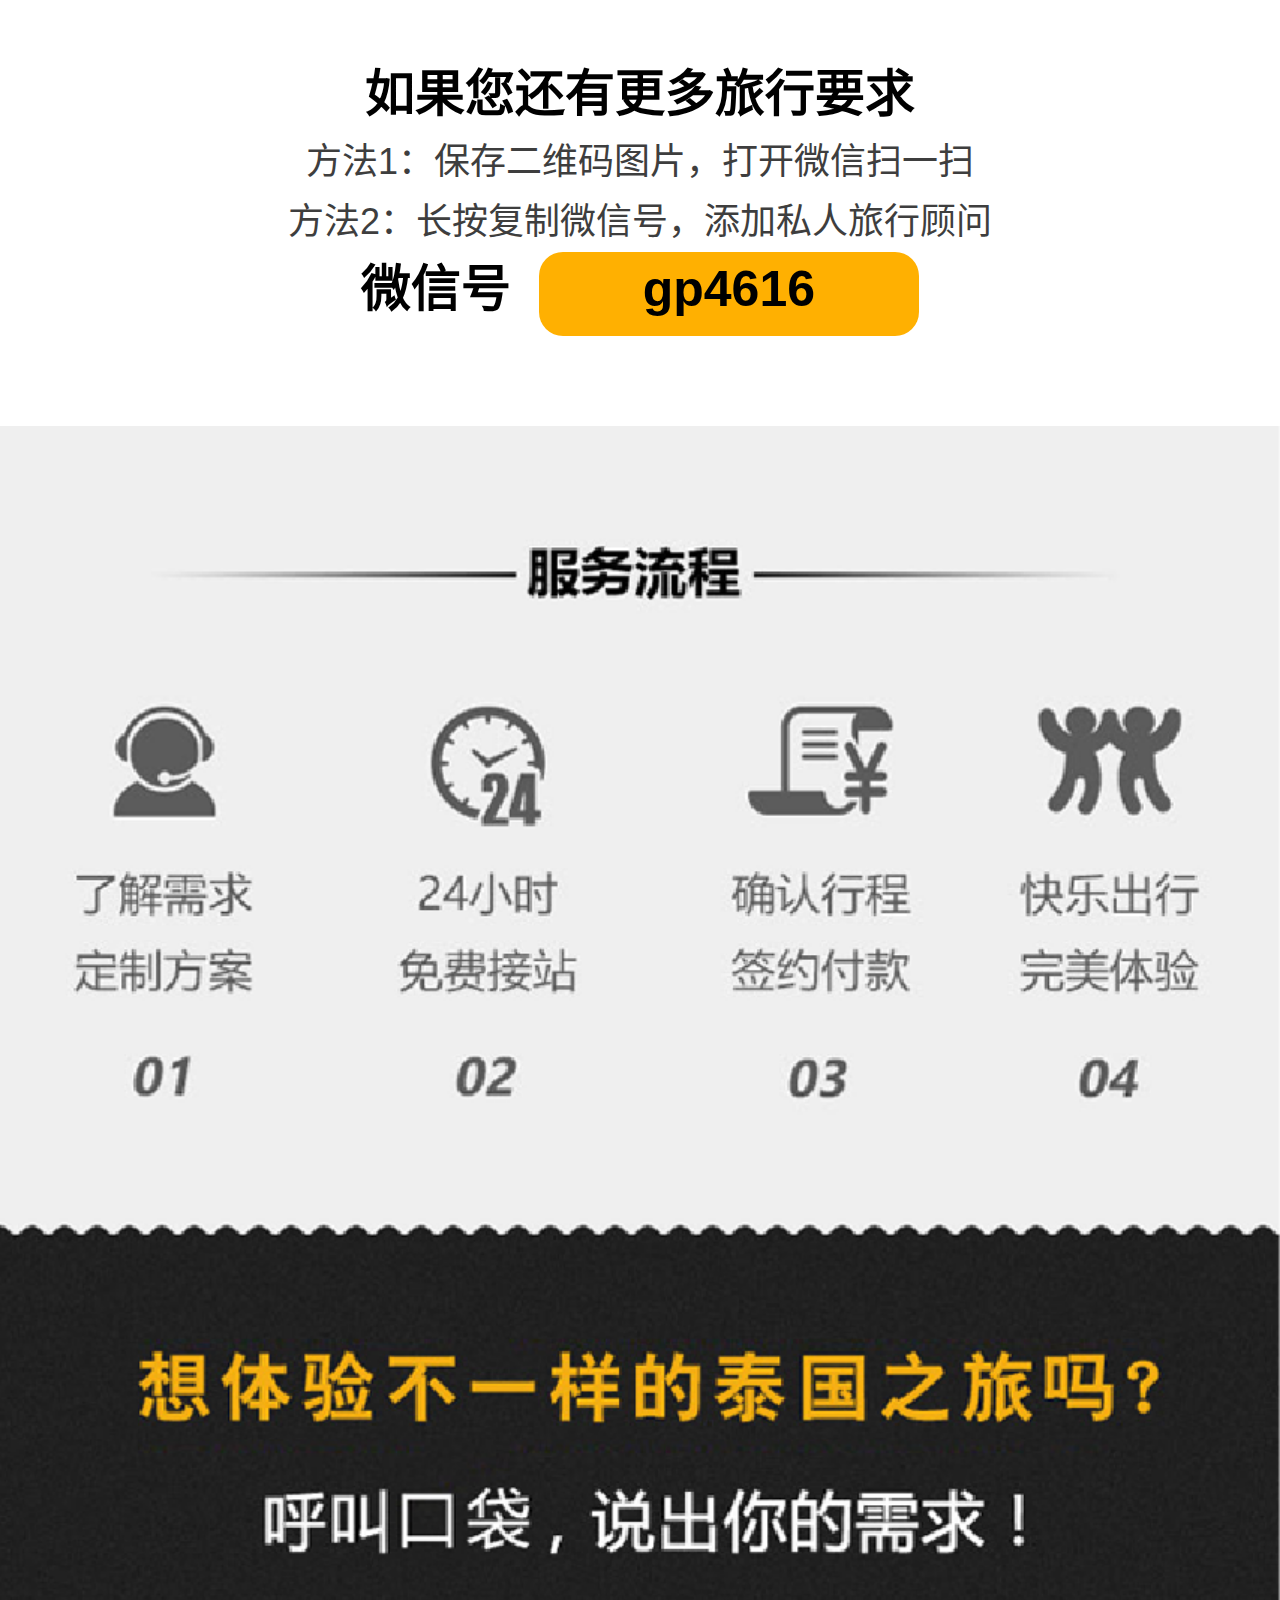
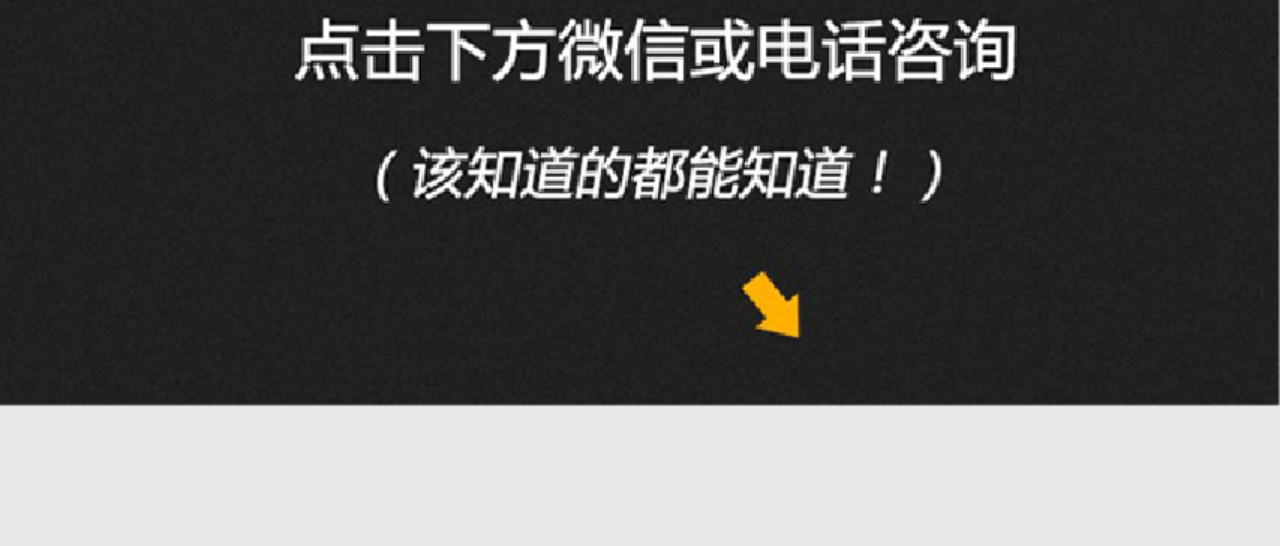
<file: 单琨/index.html>
<!DOCTYPE html>
<html lang="zh-cn">
<head>
	<meta charset="UTF-8">
	<title>Document</title>
	<meta name="viewport" content="width=device-width, initial-scale=1.0, minimum-scale=1.0,maximum-scale=1.0, user-scalable=0" />
	<meta name="format-detection" content="telephone=no" />
	<meta name="apple-mobile-web-app-status-bar-style" content="black" />
	<link rel="stylesheet" href="style/inndex.css">
	<script>
		var html = document.documentElement;
		// console.log(html)
		var wHtml = html.getBoundingClientRect().width;
		console.log(wHtml)
		html.style.fontSize = wHtml/6.4+'px'
		//  font-size = 15px
		//  分成15份
	</script>
</head>
<body>
	<div class="box">
		<!-- 顶部 -->
		<div class="tg_top">
			<img src="images/logo.png" alt="" style="display: block;">
			<span>
				泰国自由行不再是梦！
			</span>
		</div>
		<div id="focus" class="focus">
			<div class="lbimg">
				<ul>
					<li>
						<img src="images/index/index-pic_02.jpg" alt="">
					</li>
					<li>
						<img src="images/index/index-pic_02.jpg" alt="">
					</li>
					<li>
						<img src="images/index/index-pic_02.jpg" alt="">
					</li>
					<li>
						<img src="images/index/index-pic_02.jpg" alt="">
					</li>
				</ul>
			</div>
			<div class="xyd_box">
				<ul>
					<li index='1'class="xyd xyd_b"></li>
					<li index='2'class="xyd "></li>
					<li index='3'class="xyd "></li>
					<li index='4'class="xyd "></li>
				</ul>
			</div>
		</div>
		<div class="tg_sq">
			<div class="sqBox">
				<img src="images/index/index-bg_05.png" alt="">
				<p style="color: #F9665E">
					省钱玩法
				</p>
			</div>
			<div class="sqBox">
				<img src="images/index/index-bg_07.png" alt="">
				<p style="color: #FFB001">
					口袋自由行
				</p>
			</div>
			<div class="sqBox">
				<img src="images/index/index-bg_09.png" alt="">
				<p style="color: #2DB7EF">
					咨询预定
				</p>
			</div>
		</div>
		<div class="mt-1 tg_img1">
			<img src="images/index/layout_02.png" alt="">
			<img src="images/index/index-pic_14.jpg" alt="">
			<div class="tg_img1Txt">
				<p>
					今天，我们带你走进泰国
				</p>
				<p>
					体验<b>不一样</b>的<span>泰国自由行</span>
				</p>
				<p>
					在这里你可以<b>花钱如女王、拍照如公主！</b>
				</p>
			</div>
			<div class="tg_imgbg">
				<div class="tg_imgbgTxt">
					<p>&nbsp;<b>1分钟</b>了解我们</p>
					<span>
						口袋自由行都为您提供哪些服务呢
					</span>
				</div>
			</div>
			<div class="tg_zyx">
				<p>
					<b>全程</b><span>自由行</span>，不跟团
				</p>
				<p>
					尊贵<b>专车、专导</b>服务
				</p>
				<p>
					配备<span>1辆</span>专车、<span>1名</span>领队
				</p>
				<p>
					还有<span>1位</span>旅游顾问<b>24小时</b>跟踪服务
				</p>
			</div>
			<div class="tg_tlr">
				<p>
					寻找<b>同类人</b>的<span>泰国旅行</span>
				</p>
			</div>
			<div class="tg_yn">
				<div class="yn_box">
					<img src="images/index/zan_03.png" alt="">
					<p>
						如果您旅行的目的<br>
						是在最短的时间内看最多的景点<br>
						旅行对您来说就是下车拍照<br>
						上车睡觉，请绕路<br>
						因为我们深知旅伴的好坏<br>
						对一次旅行是否愉快，至关重要<br>
					</p>
				</div>
				<div class="yn_box1">
					<img src="images/index/zan_05.png" alt="">
					<p>
						如果您是一位有品位的旅行者<br>
						追求有深度的，非填鸭式的旅行<br>
						有自助精神，欢迎您的加入<br>
						让我们一起去探索和发现<br>
						深度的了解当地的人文景观<br>
						我们一起度过快乐的泰国之旅<br>
					</p>
				</div>
			</div>
		</div>
		<div class="mt-1 tg_inner1">
			<h2>
				<span class="span1"></span>
				住哪里？
			</h2>
			<img src="images/index/index-pic_19.jpg" alt="">
			<p>
				经济酒店  民宿客栈  豪华酒店 <br>
				口袋君的安排让您的旅行充满了<br>
				家的温馨与舒适<br>
			</p>
		</div>
		<div class="mt-1 tg_inner1">
			<h2>
				<span class="span2"></span>
				吃什么？
			</h2>
			<img src="images/index/index-pic_23.jpg" alt="">
			<p>
				想吃美食？  我们带您到当地人市场品尝最正宗口味<br>
				想吃海鲜？我们带您到新鲜水产市场1楼自己买，2楼加工<br>
				丰检由君，领队没有回扣！吃到爽歪歪！<br>
			</p>
		</div>
		<div class="mt-1 tg_inner1">
			<h2>
				<span class="span3"></span>
				玩什么？
			</h2>
			<img src="images/index/index-pic_27.jpg" alt="">
			<p>
				旅游顾问为您策划完美泰国自由行<br>
				不去到此一游的旅行团景点、不发千篇一律的朋友圈<br>
				领队带你领略真正的泰国！<br>
			</p>
		</div>
		<div class="mt-1 tg_inner1">
			<h2>
				<span class="span4"></span>
				购物吗？
			</h2>
			<img src="images/index/index-pic_30.jpg" alt="">
			<p>
				泰国东西那么便宜！当然购物了！我们不去旅行团商店<br>
				领队只会带您到当地人的市场/商场，您可以放肆shooping<br>
				没有回扣、没有返点，买与不买完全随心！<br>
			</p>
		</div>
		<div class="mt-1 tg_inner1">
			<h2>
				<span class="span5"></span>
				什么车？
			</h2>
			<img src="images/index/index-pic_33.jpg" alt="">
			<p>
				尊享专车服务，我们只为尊贵的您服务<br>
				根据不同人数安排专车<br>
				舒适座椅带来舒心旅途！<br>
			</p>
		</div>
		<div class="mt-1 tg_inner1">
			<h2>
				<span class="span7"></span>
				多少人？
			</h2>
			<img src="images/index/index-pic_36.jpg" alt="">
			<p>
				我们只做私家小团队自由行<br>
				一组队员最多14人<br>
				如果您是大部队、且需要自由行，需要提前与旅游顾问预约哟~<br>
			</p>
		</div>
		<div class="mt-1 tg_inner1">
			<h2>
				<span class="span8"></span>
				比比看！
			</h2>
			<img src="images/index/index-pic_39.jpg" alt="">
		</div>
		<div class="mt-1 tg_ewm">
			<img src="images/index/index-pic_43.png" alt="">
			<div class="ewm_text">
				<p>
					如果您还有更多旅行要求
				</p>
				<span>
					方法1：保存二维码图片，打开微信扫一扫<br>
					方法2：长按复制微信号，添加私人旅行顾问
				</span>
				<p>
					微信号&nbsp;&nbsp;<s>gp4616</s>
				</p>
			</div>
		</div>
		<div class="tg_fw">
			<img src="images/index/1.png" alt="">
		</div>
		<div class="tg_bottom">
			
		</div>
		<div class="tg_bottom1">
			<div class="bt_inner">
				<img src="images/fnav_01.png" alt="">
				<p>
					首页
				</p>
			</div>
			<div class="bt_inner">
				<img src="images/fnav_04.png" alt="">
				<p>
					省钱套餐
				</p>
			</div>
			<div class="bt_inner">
				<img src="images/fnav_02.png" alt="">
				<p>
					微信咨询
				</p>
			</div>
			<div class="bt_inner">
				<img src="images/fnav_03.png" alt="">
				<p>
					电话咨询
				</p>
			</div>
		</div>
	</div>
	<script src="js/TouchSlide.1.1.js"></script>
	<script>
		TouchSlide({
		    slideCell: "#focus",
		    titCell: ".xyd_box ul", //开启自动分页 autoPage:true ，此时设置 titCell 为导航元素包裹层
		    mainCell: ".lbimg ul",
		    effect: "leftLoop",
		    autoPlay: true, //自动播放
		    autoPage: true, //自动分页
		    titOnClassName: 'xyd_b'
		});
	</script>
</body>
</html>
</file>
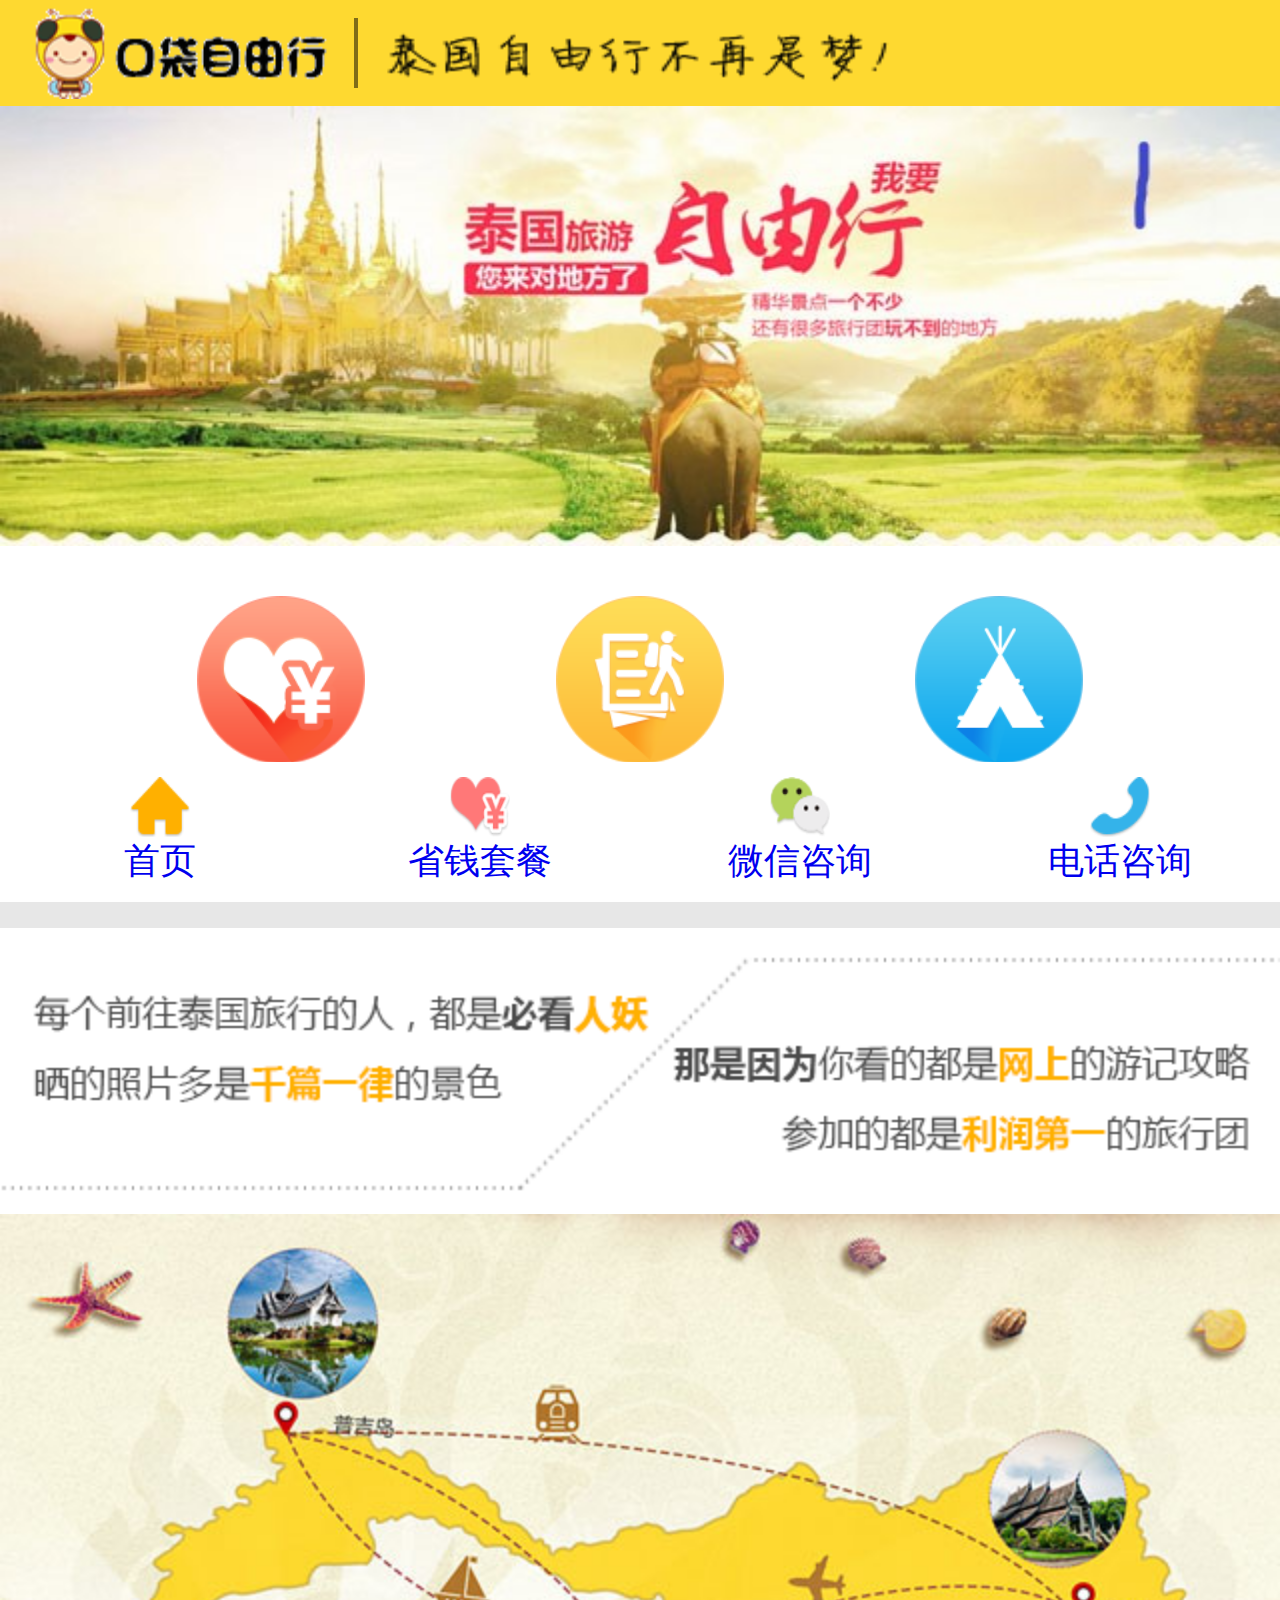
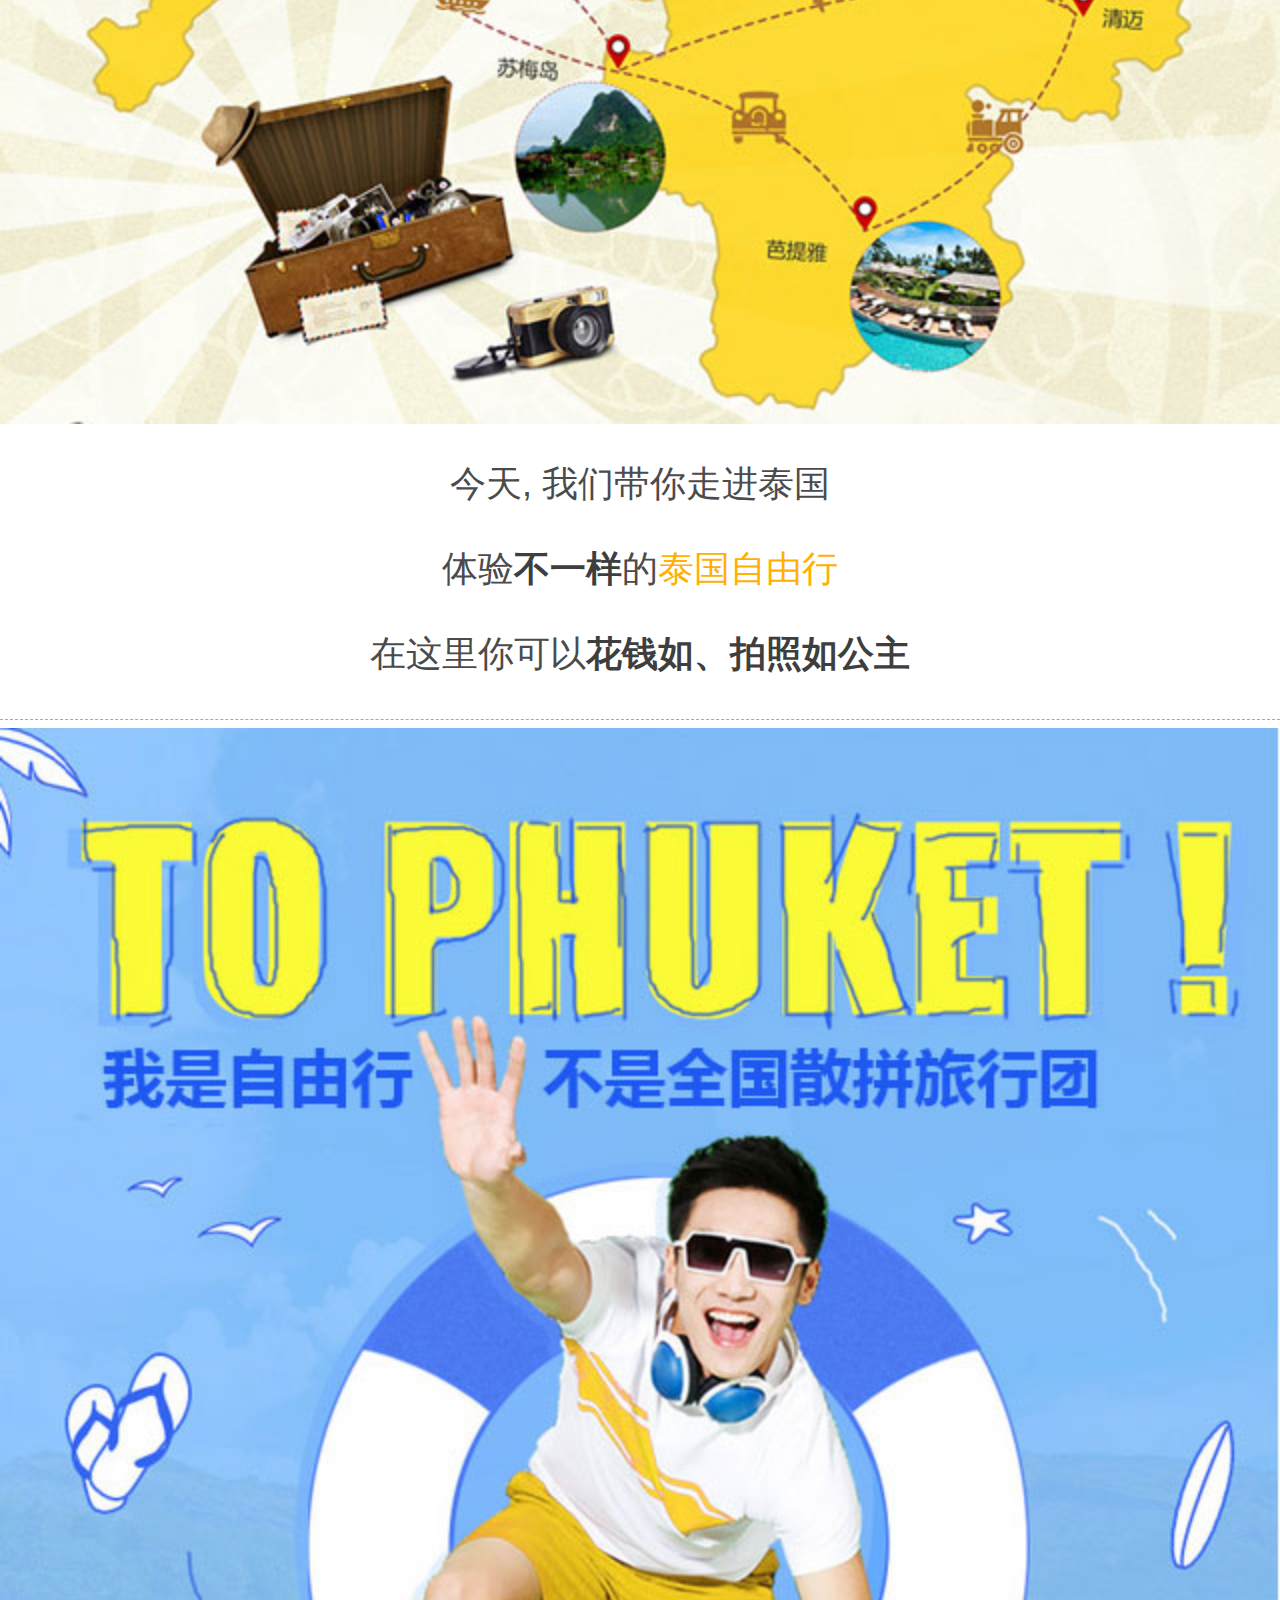
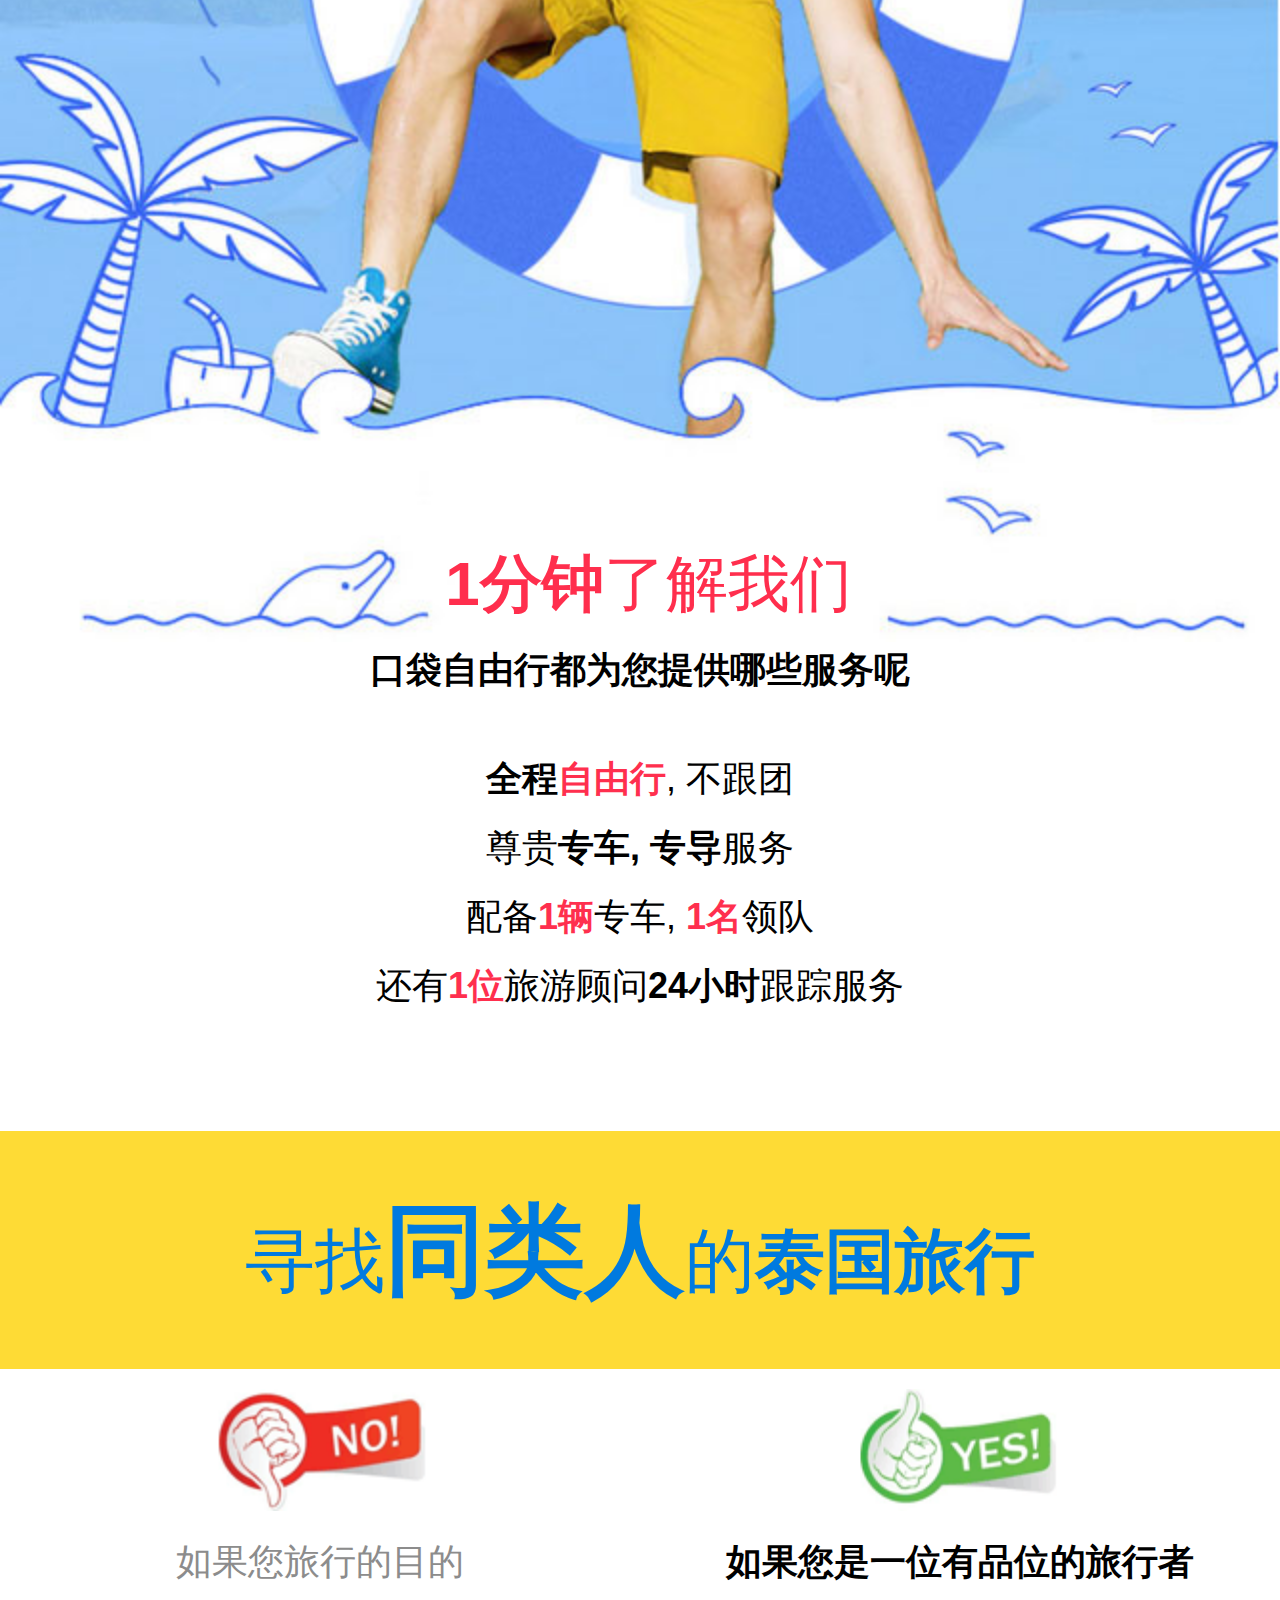
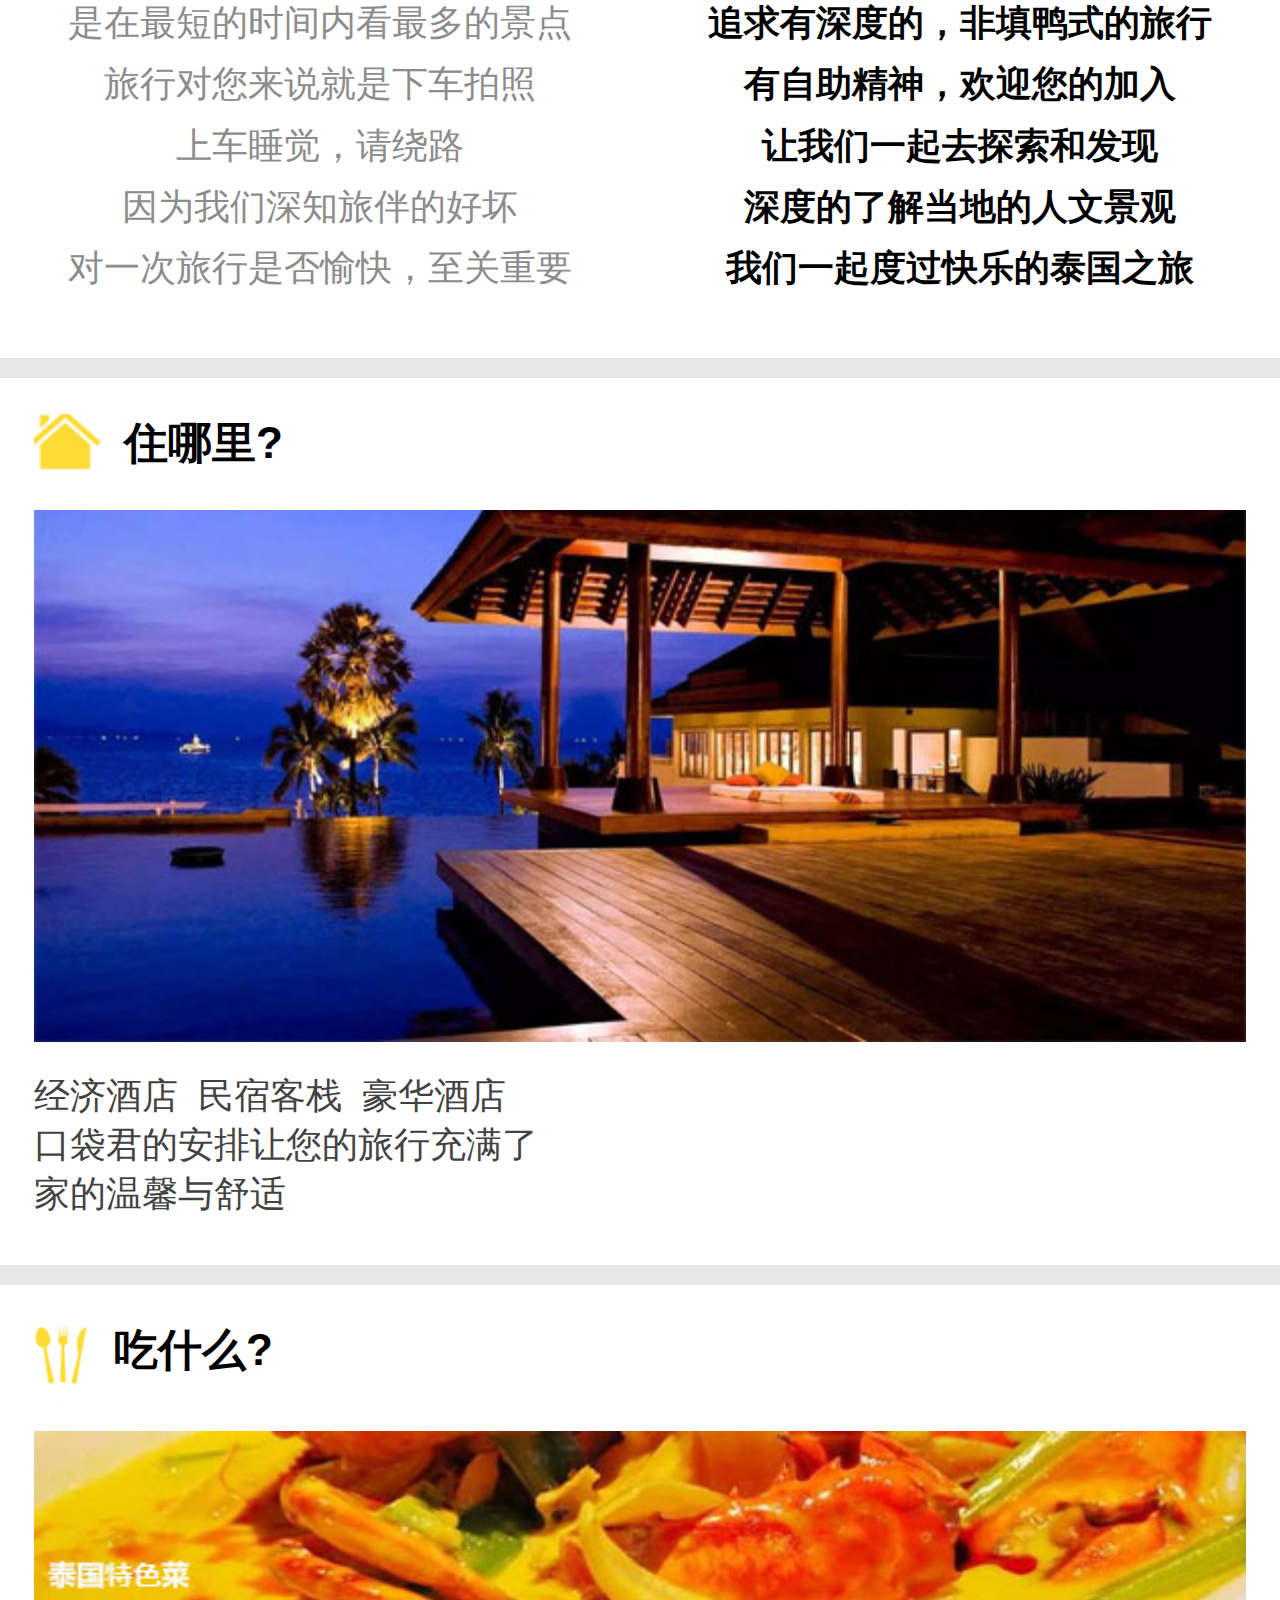
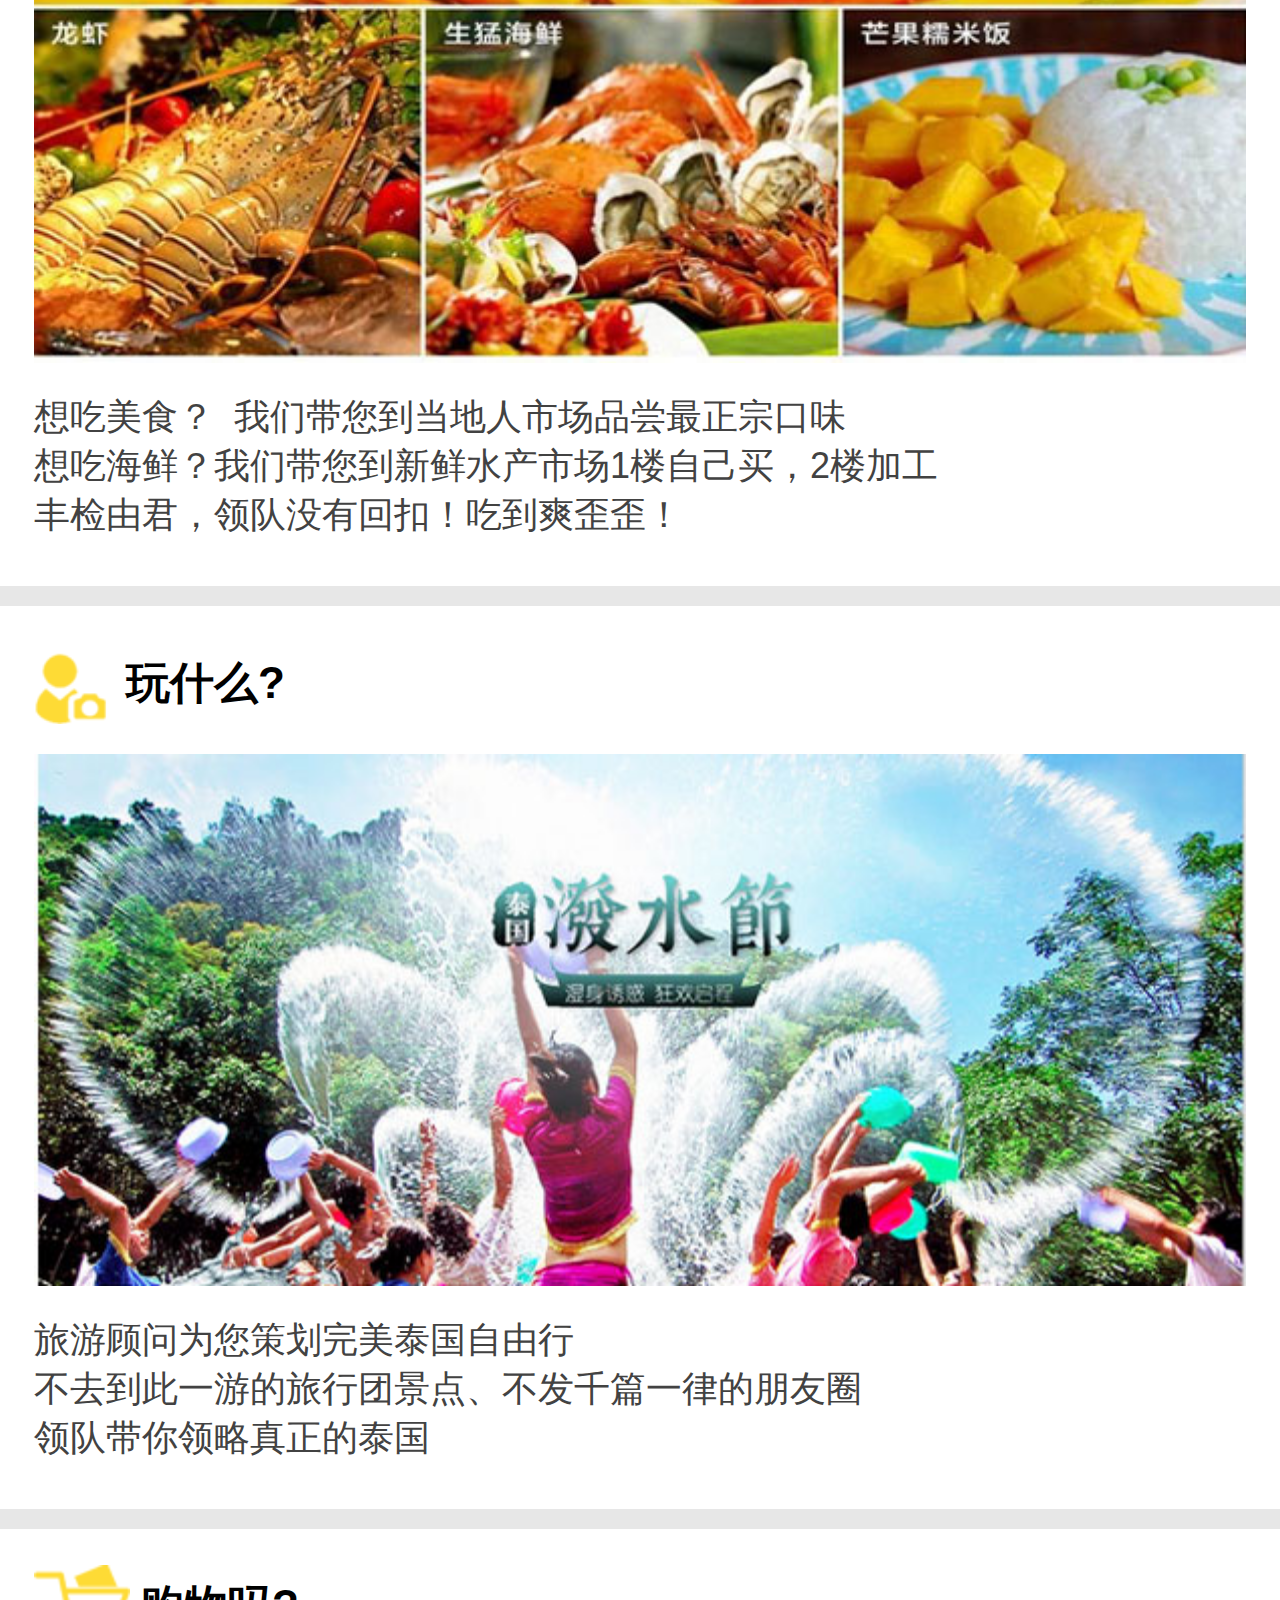
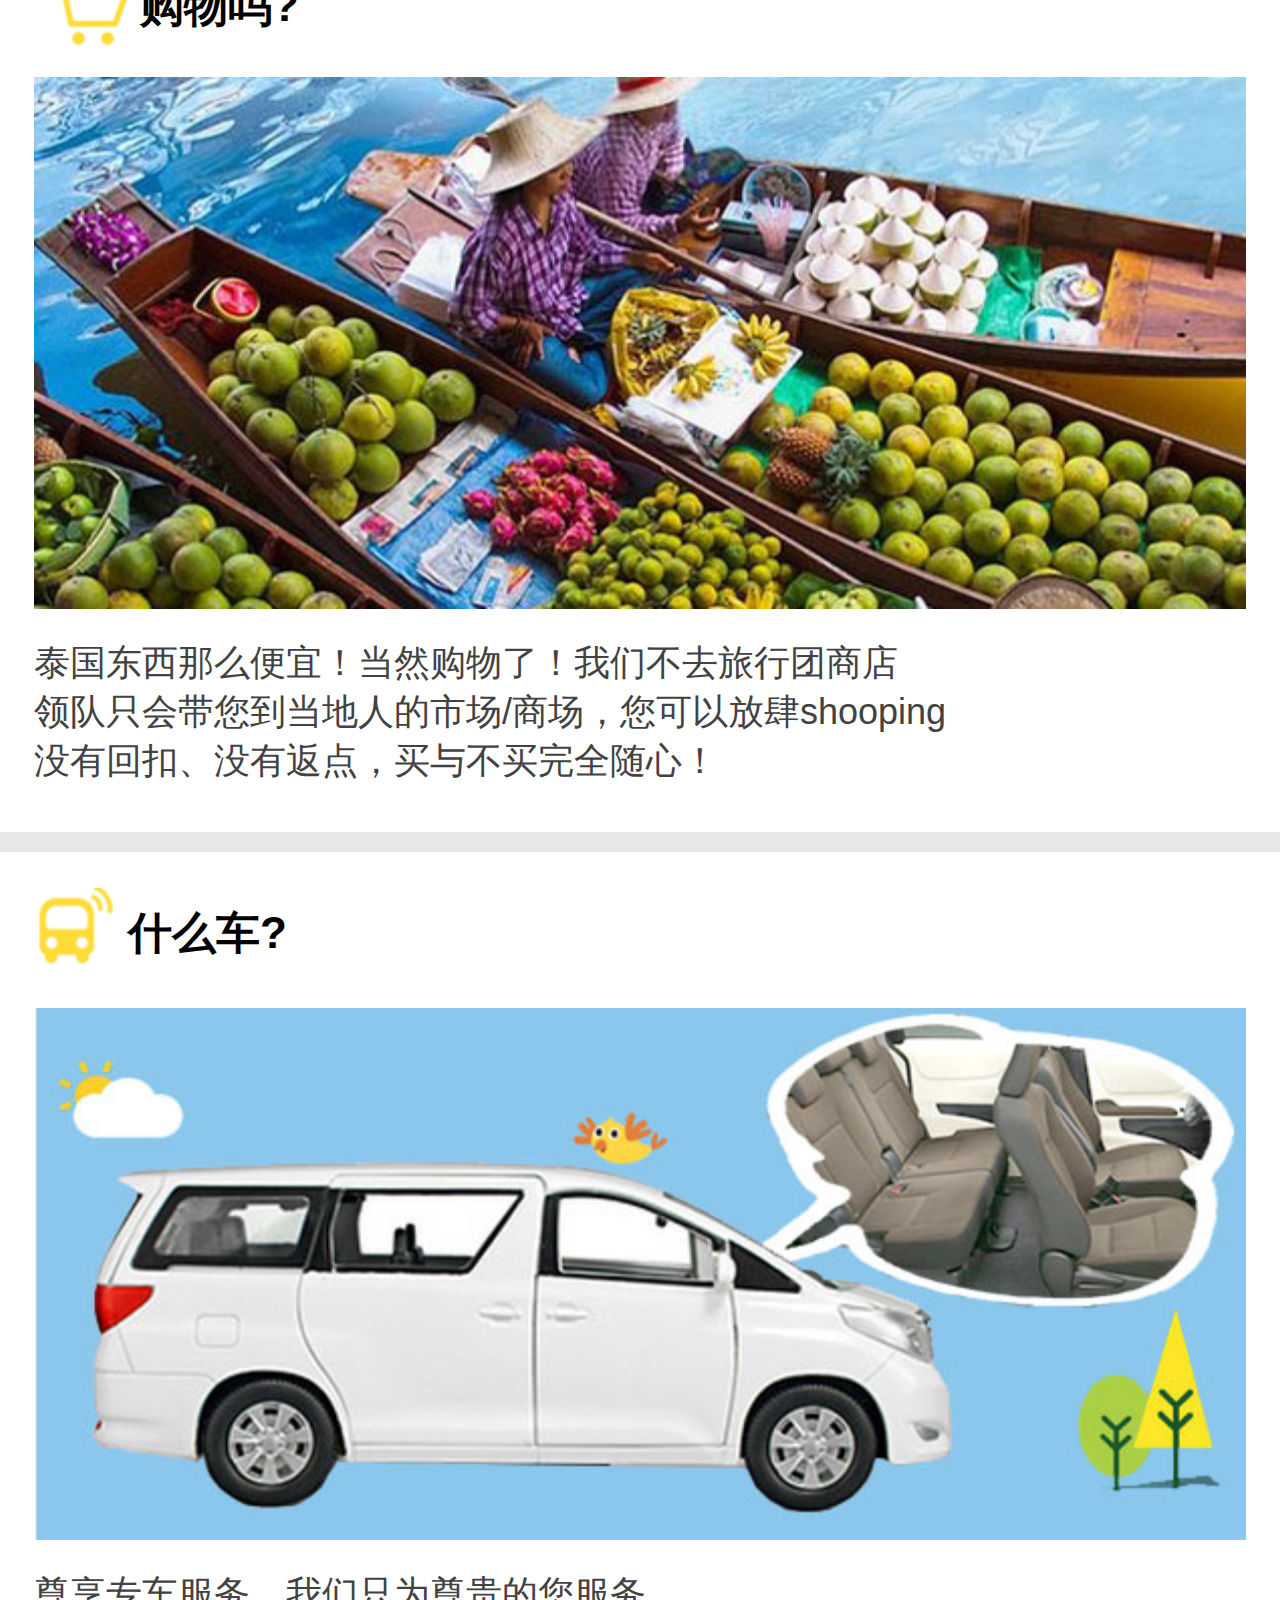
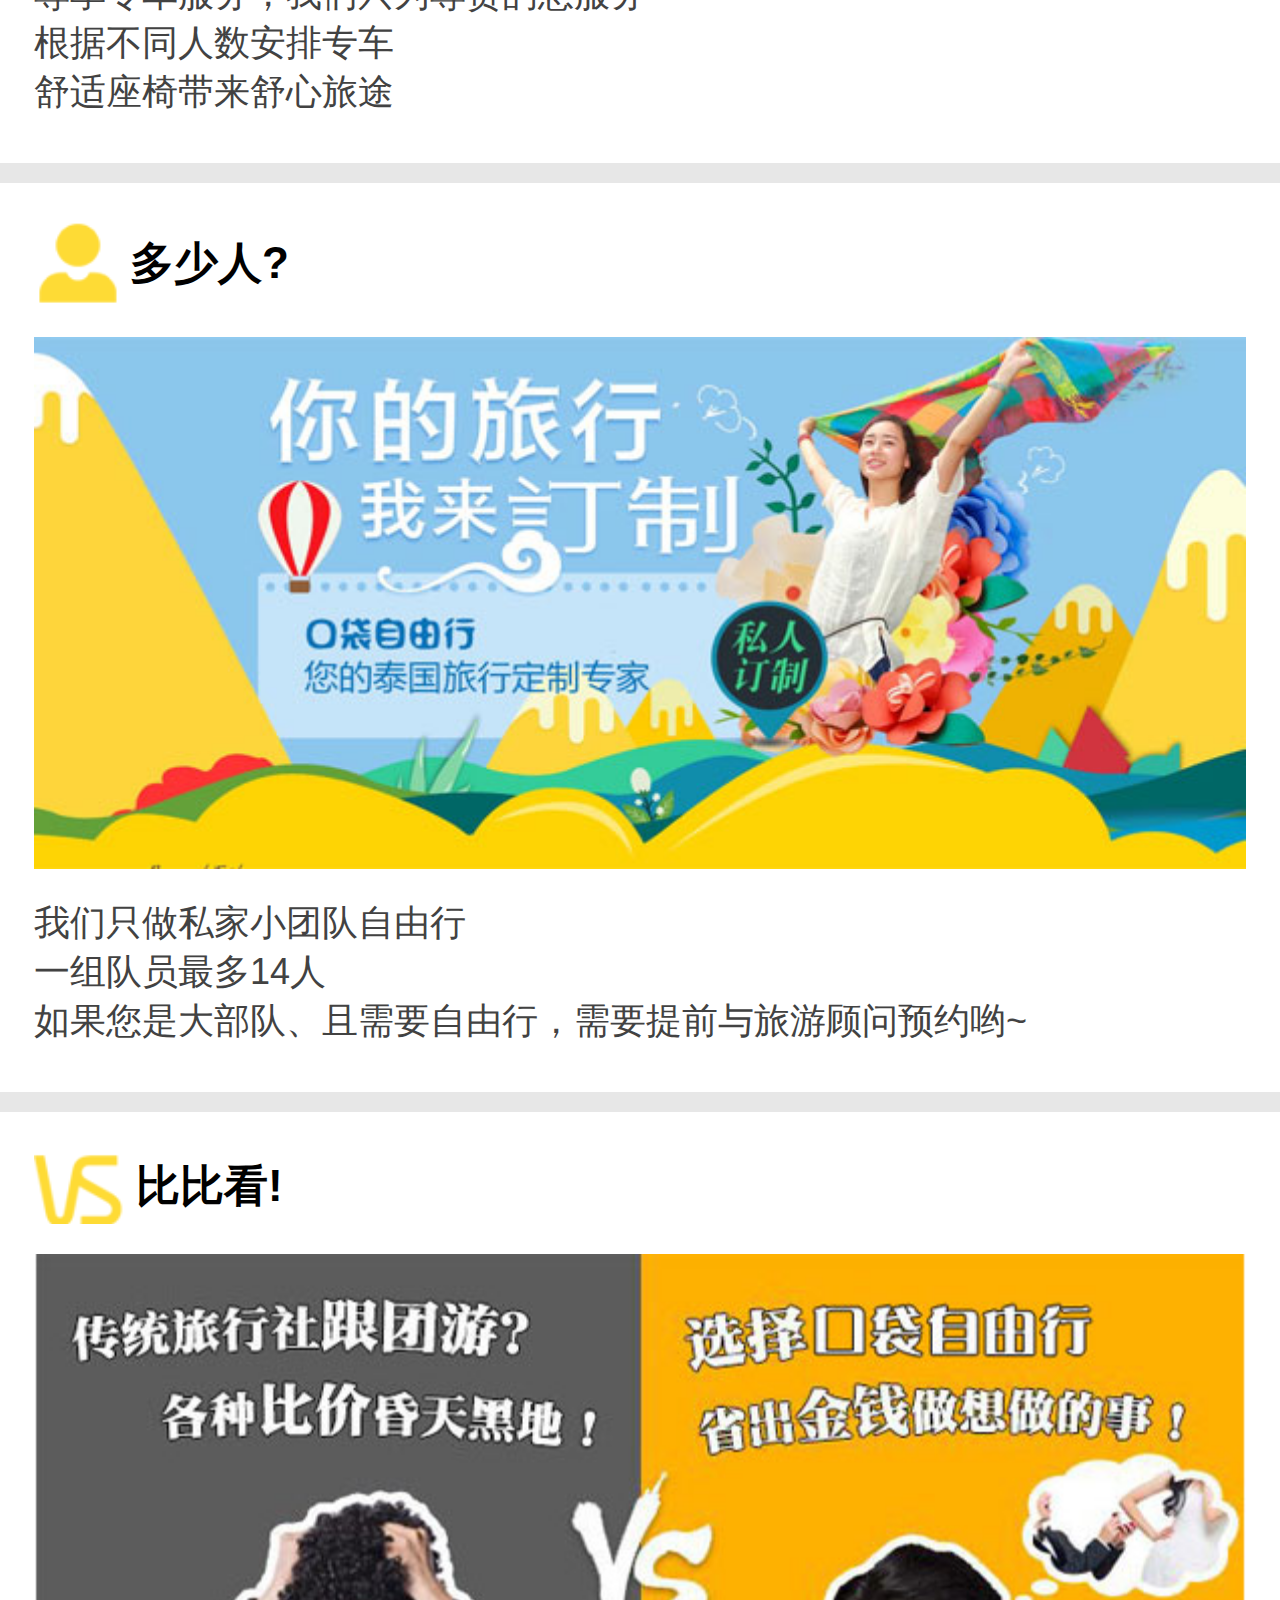
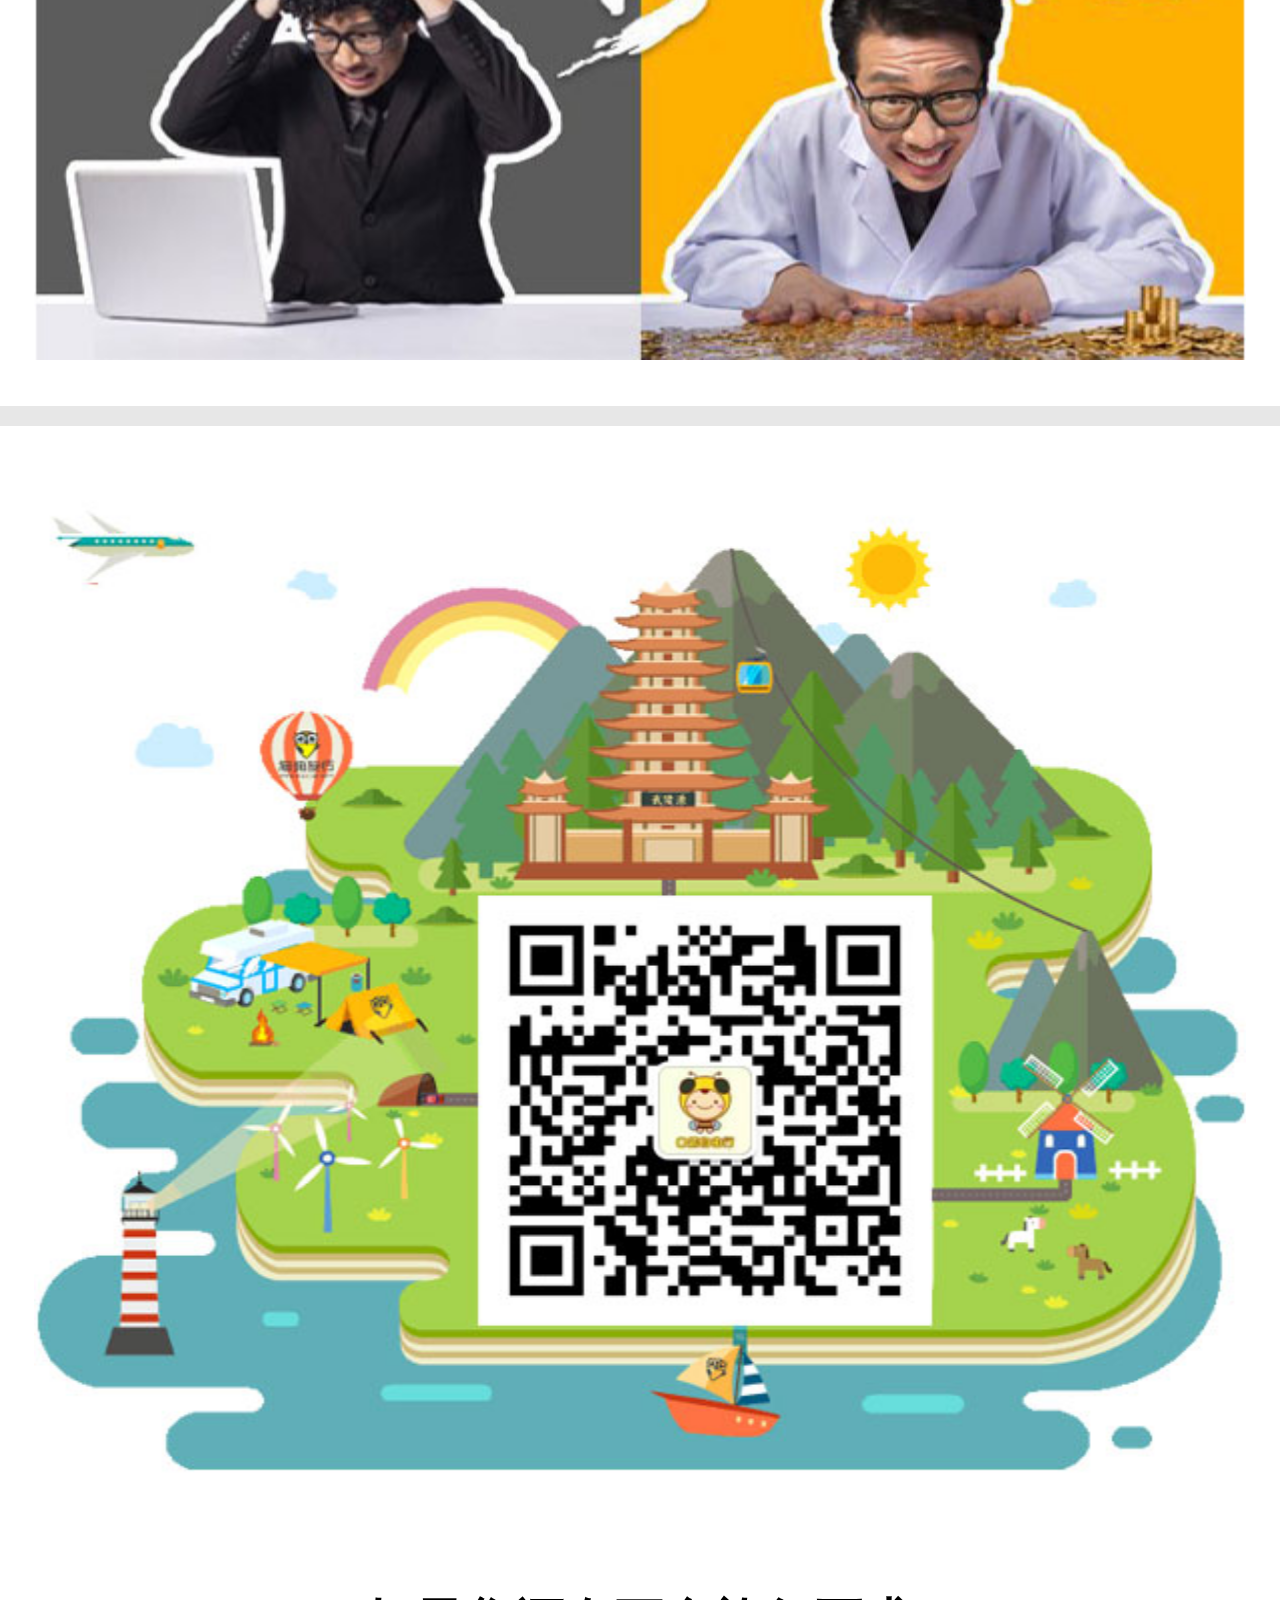
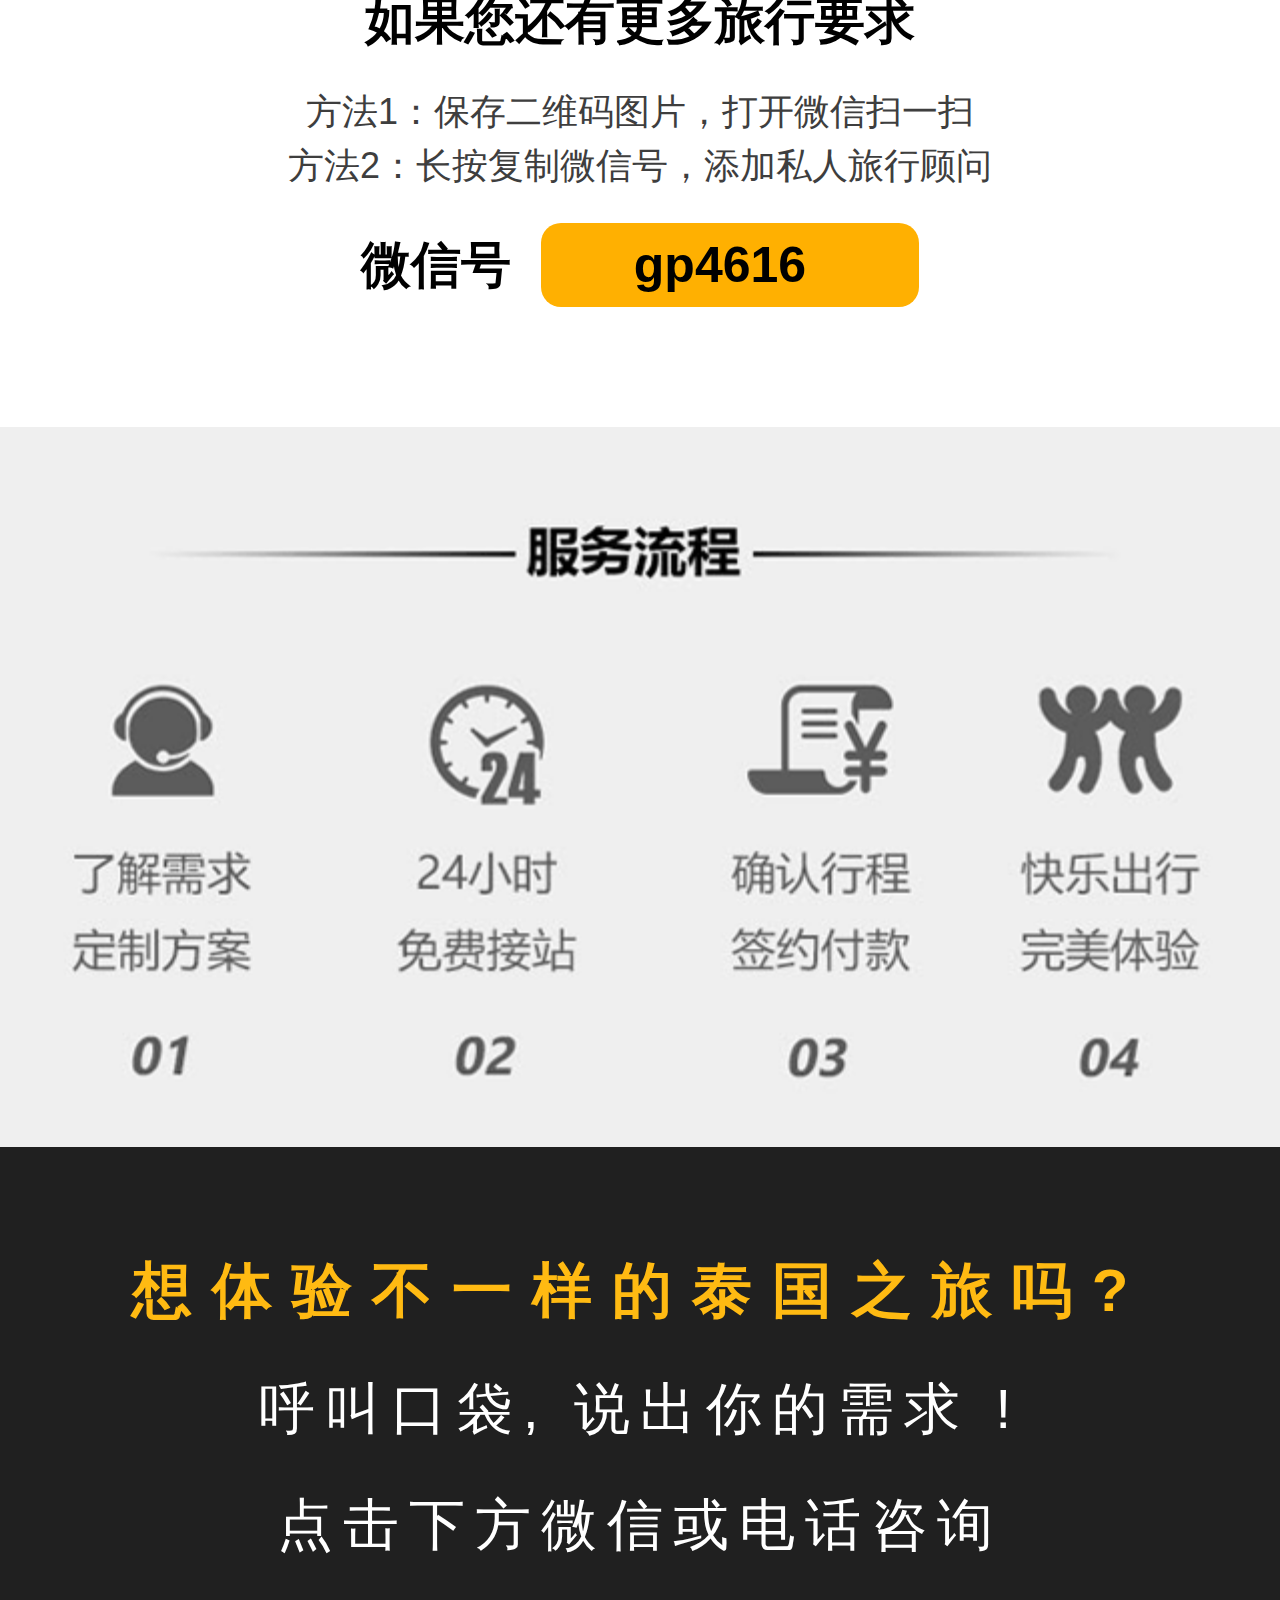
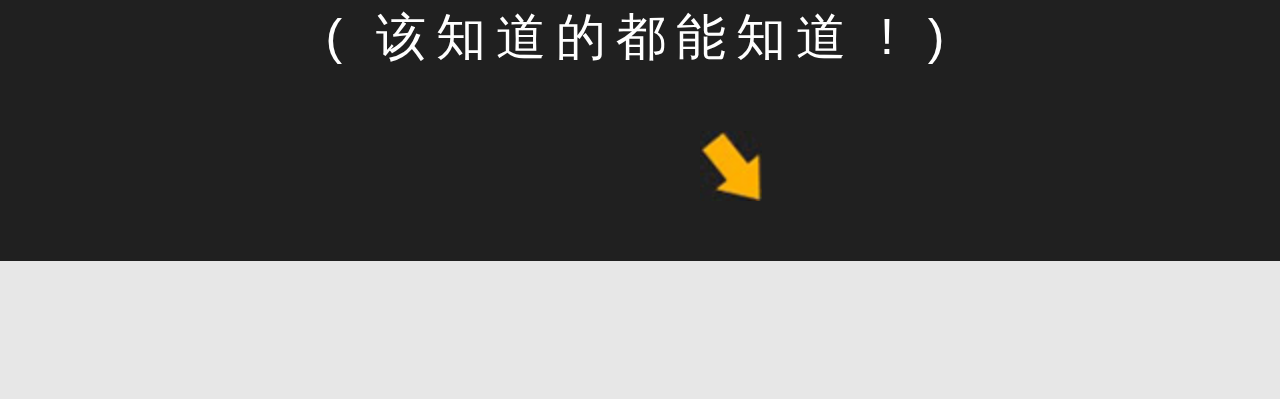
<file: 康志学/index.html>
<!DOCTYPE html>
<html lang="en">
<head>
	<meta charset="UTF-8">
	<meta name="viewport" content="width=device-width, initial-scale=1.0, minimum-scale=1.0,maximum-scale=1.0, user-scalable=0" />
	<!-- 禁止将数字转为号码 -->
	<meta name="format-detection" content="telephone=no" />
	<!-- 控制顶栏状态栏显示样式，可以为透明 -->
	<meta name="apple-mobile-web-app-status-bar-style" content="black" />
	<!-- 添加一个网站图标，这样当你将网站添加到桌面图标时，会显示出来 -->
	<link rel="apple-touch-icon-precomposed" href="mobile_logo.png?v1" />
	<title>泰国自由行不再是梦!</title>
	<link rel="stylesheet" href="css/reset.css">
	<link rel="stylesheet" href="./css/index.css">
	<script src="js/TouchSlide.1.1.js"></script>
	<script>
		(function() {
			var html = document.documentElement;
			var whtml = parseInt(html.getBoundingClientRect().width);
			html.style.fontSize = whtml / 6.4 + 'px';
		})();
	</script>
</head>
<body>
	<!-- header -->
	<header>
		<div class="container flex headBox">
			<img src="./images/logo.png" alt="">
			<span></span>
			<img src="./images/logo_02.png" alt="">
		</div>
	</header>
	<!-- 头部轮播图以及下面的图文 -->
	<section>
		<div id="slideBox" class="slide1">
			<div class="bd">
				<ul class="flex">
					<li><img src="./images/index/banner1.jpg" alt=""></li>
					<li><img src="./images/index/banner2.jpg" alt=""></li>
					<li><img src="./images/index/banner3.jpg" alt=""></li>
				</ul>
			</div>
			<div class="hd">
				<ul class="flex"></ul>
			</div>
		</div>
	</section>
	<section class="bgW">
		<div class="container navImg flex">
			<div class="navImg-item">
				<img src="images/index/index-bg_05.png" alt="">
				<div>省钱玩法</div>
			</div>
			<div class="navImg-item">
				<img src="images/index/index-bg_07.png" alt="">
				<div>口袋自由行</div>
			</div>
			<div class="navImg-item">
				<img src="images/index/index-bg_09.png" alt="">
				<div>咨询预定</div>
			</div>
		</div>
	</section>
	<!-- 主体内容 -->
	<section class="bgW main">
		<img src="./images/index/layout_02.png" alt="">
		<img src="./images/index/index-pic_14.jpg" alt="">
		<div class="main-text">
			<p>今天, 我们带你走进泰国</p>
			<p>体验<strong>不一样</strong>的<em>泰国自由行</em></p>
			<p>在这里你可以<strong>花钱如、拍照如公主</strong></p>
		</div>
		<div class="main-bottom">
			<div class="py">
				<p class="title"><i>&nbsp;1分钟</i>了解我们</p>
				<p class="main-b-text">口袋自由行都为您提供哪些服务呢</p>
				<p class="size"><strong>全程</strong><i>自由行</i>, 不跟团</p>
				<p class="size">尊贵<strong>专车, 专导</strong>服务</p>
				<p class="size">配备<i>1辆</i>专车, <i>1名</i>领队</p>
				<p class="size">还有<i>1位</i>旅游顾问<strong>24小时</strong>跟踪服务</p>
			</div>
		</div>
		<div class="big-title">寻找<i>同类人</i>的<strong>泰国旅行</strong></div>
		<div class="yes-no">
			<div class="flex yes-no-box">
				<div class="child">
					<img src="./images/index/zan_03.png" alt="">
					<div>如果您旅行的目的<br>是在最短的时间内看最多的景点<br>旅行对您来说就是下车拍照<br>上车睡觉，请绕路<br>因为我们深知旅伴的好坏<br>对一次旅行是否愉快，至关重要</div>
				</div>
				<div class="child">
					<img src="./images/index/zan_05.png" alt="">
					<div>如果您是一位有品位的旅行者<br>追求有深度的，非填鸭式的旅行<br>有自助精神，欢迎您的加入<br>让我们一起去探索和发现<br>深度的了解当地的人文景观<br>我们一起度过快乐的泰国之旅</div>
				</div>
			</div>
		</div>	
	</section>
	<!-- 住哪里 -->
	<section class="xiangqin">
		<div class="container my-all">
			<div class="xq-hd flex">
				<div class="znl tx"></div>
				<div class="text"><strong>住哪里?</strong></div>
			</div>
			<div class="img-box">
				<img src="images/index/index-pic_19.jpg" alt="">
			</div>
			<p class="img-text">
				经济酒店&nbsp;&nbsp;民宿客栈&nbsp;&nbsp;豪华酒店<br>
				口袋君的安排让您的旅行充满了<br>
				家的温馨与舒适
			</p>
		</div>
	</section>
	<!-- 吃什么 -->
	<section class="xiangqin">
		<div class="container my-all">
			<div class="xq-hd flex">
				<div class="csm tx"></div>
				<div class="text"><strong>吃什么?</strong></div>
			</div>
			<div class="img-box">
				<img src="images/index/index-pic_23.jpg" alt="">
			</div>
			<p class="img-text">
				想吃美食？&nbsp;&nbsp;我们带您到当地人市场品尝最正宗口味<br>
				想吃海鲜？我们带您到新鲜水产市场1楼自己买，2楼加工<br>
				丰检由君，领队没有回扣！吃到爽歪歪！
			</p>
		</div>
	</section>
	<!-- 玩什么 -->
	<section class="xiangqin">
		<div class="container my-all">
			<div class="xq-hd flex">
				<div class="wsm tx"></div>
				<div class="text flex"><strong>玩什么?</strong></div>
			</div>
			<div class="img-box">
				<img src="images/index/index-pic_27.jpg" alt="">
			</div>
			<p class="img-text">
				旅游顾问为您策划完美泰国自由行<br>
				不去到此一游的旅行团景点、不发千篇一律的朋友圈<br>
				领队带你领略真正的泰国
			</p>
		</div>
	</section>
	<!-- 购物吗 -->
	<section class="xiangqin">
		<div class="container my-all">
			<div class="xq-hd flex">
				<div class="gwm tx"></div>
				<div class="text flex"><strong>购物吗?</strong></div>
			</div>
			<div class="img-box">
				<img src="images/index/index-pic_30.jpg" alt="">
			</div>
			<p class="img-text">
				泰国东西那么便宜！当然购物了！我们不去旅行团商店<br>
				领队只会带您到当地人的市场/商场，您可以放肆shooping<br>
				没有回扣、没有返点，买与不买完全随心！
			</p>
		</div>
	</section>
	<!-- 什么车 -->
	<section class="xiangqin">
		<div class="container my-all">
			<div class="xq-hd flex">
				<div class="smc tx"></div>
				<div class="text flex"><strong>什么车?</strong></div>
			</div>
			<div class="img-box">
				<img src="images/index/index-pic_33.jpg" alt="">
			</div>
			<p class="img-text">
				尊享专车服务，我们只为尊贵的您服务<br>
				根据不同人数安排专车<br>
				舒适座椅带来舒心旅途
			</p>
		</div>
	</section>
	<!-- 多少人 -->
	<section class="xiangqin">
		<div class="container my-all">
			<div class="xq-hd flex">
				<div class="dsr tx"></div>
				<div class="text flex"><strong>多少人?</strong></div>
			</div>
			<div class="img-box">
				<img src="images/index/index-pic_36.jpg" alt="">
			</div>
			<p class="img-text">
				我们只做私家小团队自由行<br>
				一组队员最多14人<br>
				如果您是大部队、且需要自由行，需要提前与旅游顾问预约哟~
			</p>
		</div>
	</section>
	<!-- 比比看 -->
	<section class="xiangqin">
		<div class="container my-all">
			<div class="xq-hd flex">
				<div class="bbk tx"></div>
				<div class="text flex"><strong>比比看!</strong></div>
			</div>
			<div class="img-box" style="height: 3.53rem;">
				<img src="images/index/index-pic_39.jpg" alt="">
			</div>
		</div>
	</section>
	<!-- 二维码 -->
	<section class="ewm">
		<div class="container ewmBox">
			<div class="img">
				<img src="images/index/index-pic_43.jpg" alt="">
			</div>
			<div class="ewm-text">
				<strong>如果您还有更多旅行要求</strong>
				<p>
					方法1：保存二维码图片，打开微信扫一扫<br>
					方法2：长按复制微信号，添加私人旅行顾问
				</p>
				<div class="wxh">
					<strong>微信号</strong>
					<span><strong>gp4616</strong></span>
				</div>
			</div>
		</div>
	</section>
	<!-- 服务流程 -->
	<section class="server">
		<img src="images/index/index-bg_46.png" alt="">
	</section>
	<!-- footer -->
	<footer>
		<p class="footer-title">想体验不一样的泰国之旅吗?</p>
		<p>呼叫口袋, 说出你的需求 !</p>
		<p>点击下方微信或电话咨询</p>
		<div>( 该知道的都能知道 ! )</div>
		<div class="jt"><img src="./images/index/array.png" alt=""></div>
	</footer>
	<div style="height: .69rem"></div>
	<!-- 底部固定导航 -->
	<section class="nav-b">
		<ul class="flex">
			<li class="nav-b-item">
				<a href="#" class="flex">
					<img src="images/fnav_01.png" alt="">
					<span>首页</span>
				</a>
			</li>
			<li class="nav-b-item">
				<a href="#" class="flex">
					<img src="images/fnav_04.png" alt="">
					<span>省钱套餐</span>
				</a>
			</li>
			<li class="nav-b-item">
				<a href="#" class="flex">
					<img src="images/fnav_02.png" alt="">
					<span>微信咨询</span>
				</a>
			</li>
			<li class="nav-b-item">
				<a href="#" class="flex">
					<img src="images/fnav_03.png" alt="">
					<span>电话咨询</span>
				</a>
			</li>
		</ul>
	</section>
	<script>
		TouchSlide({ 
			slideCell:"#slideBox",
			titCell:".hd ul",
			mainCell:".bd ul", 
			effect:"leftLoop", 
			autoPlay:true,//自动播放
			autoPage:true, //自动分页
			interTime: 3000,
		});
	</script>
</body>
</html>
</file>
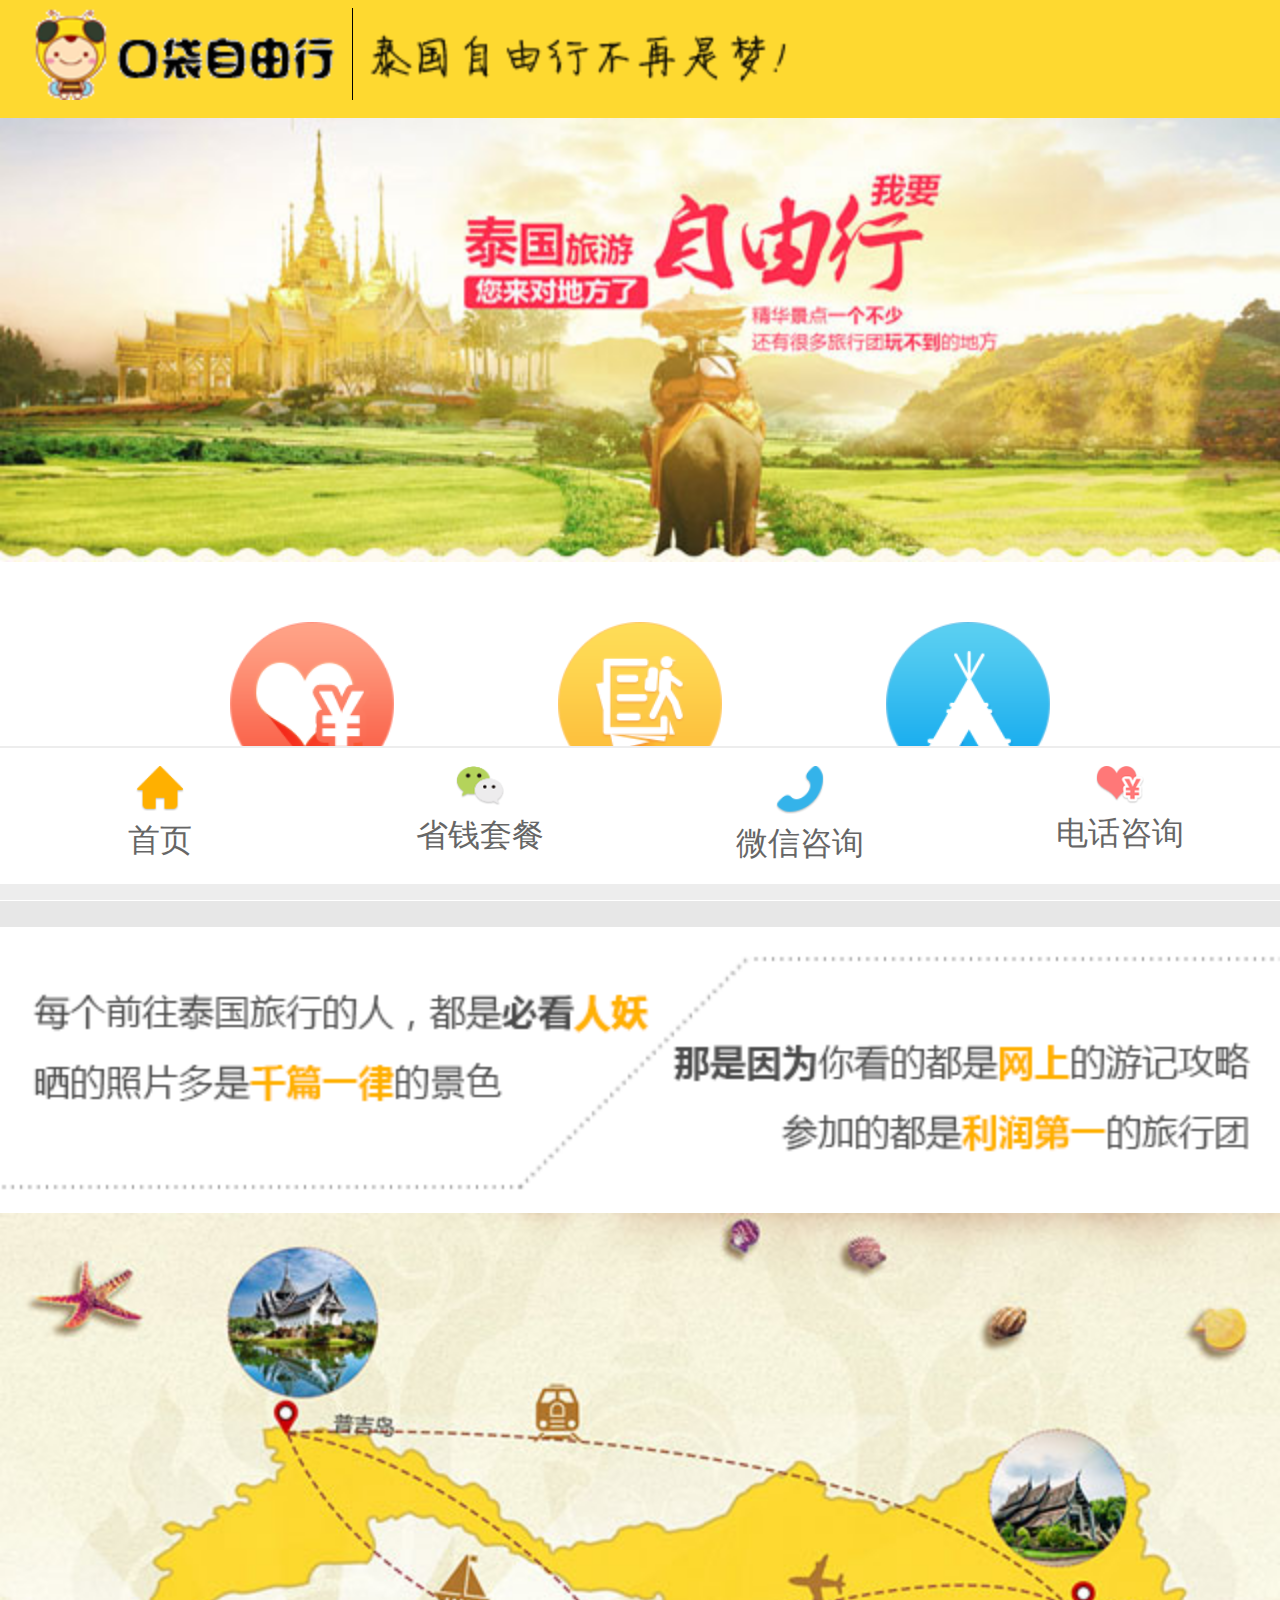
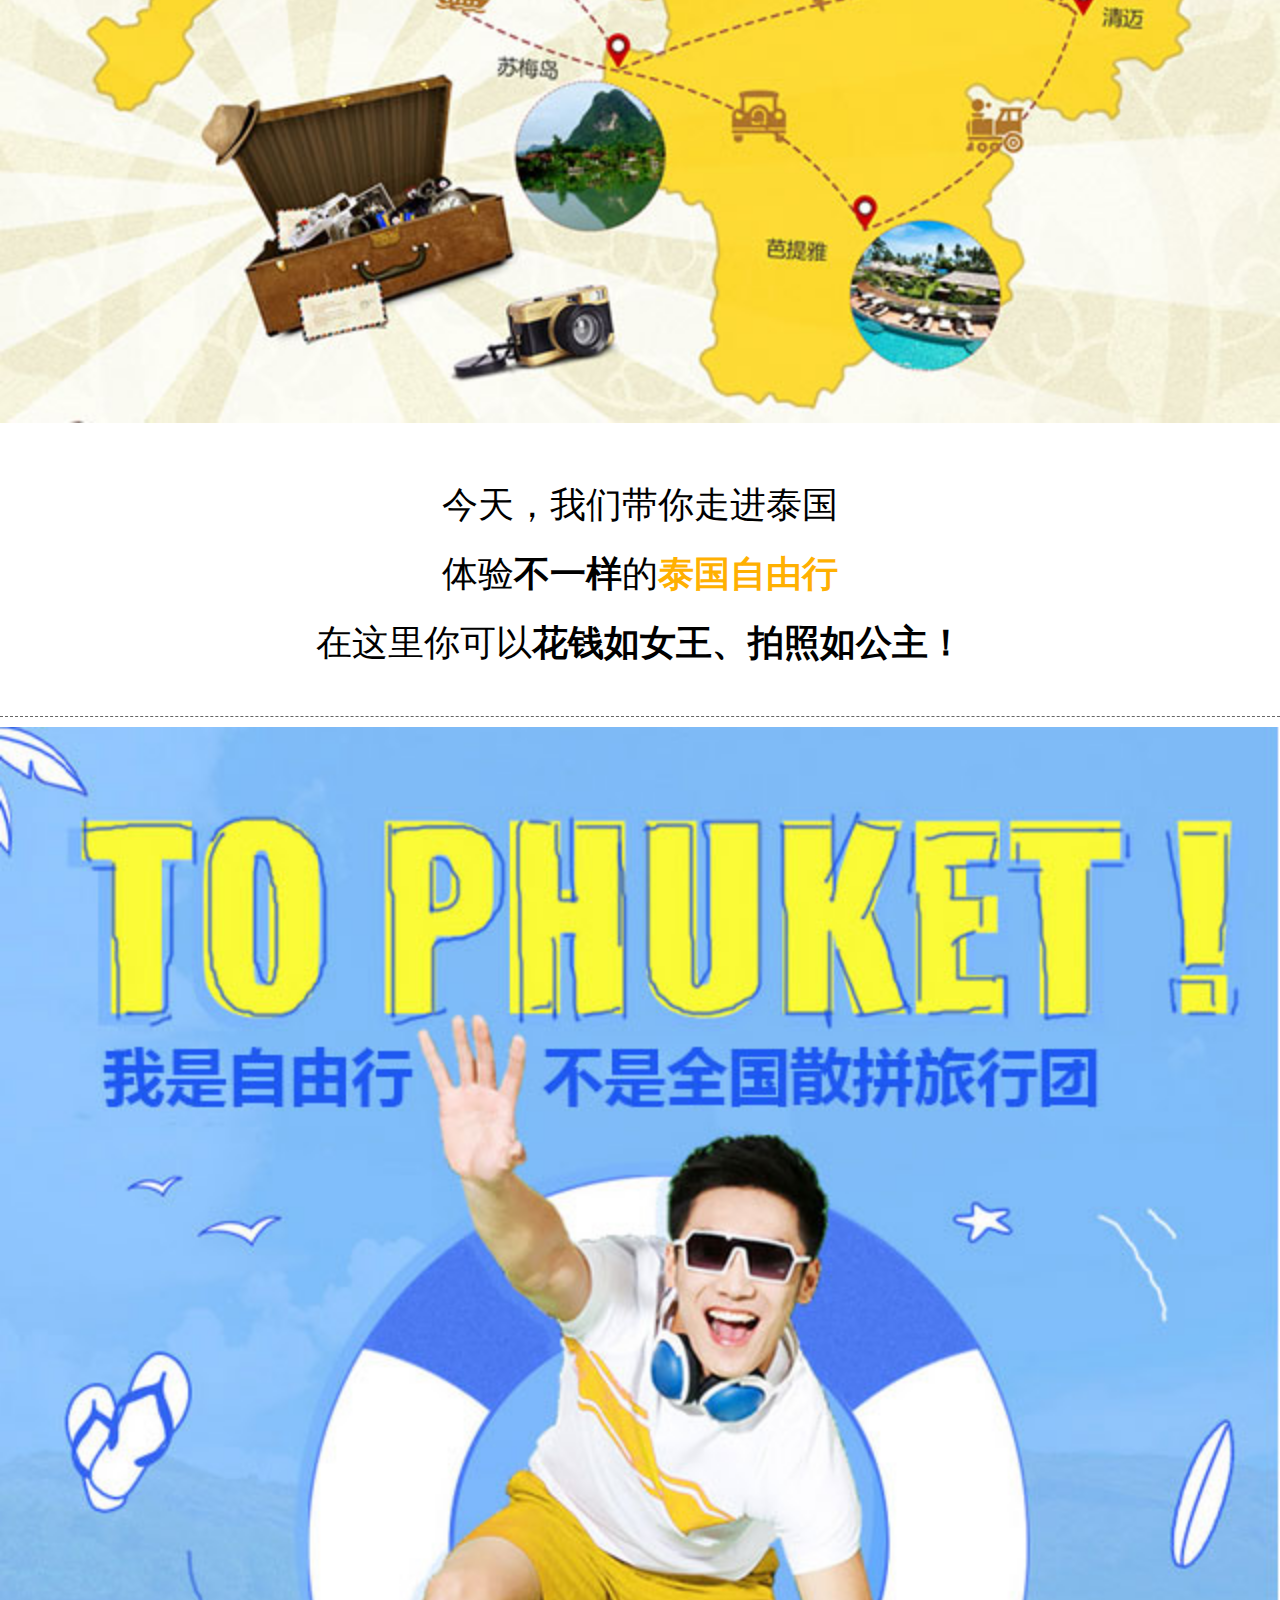
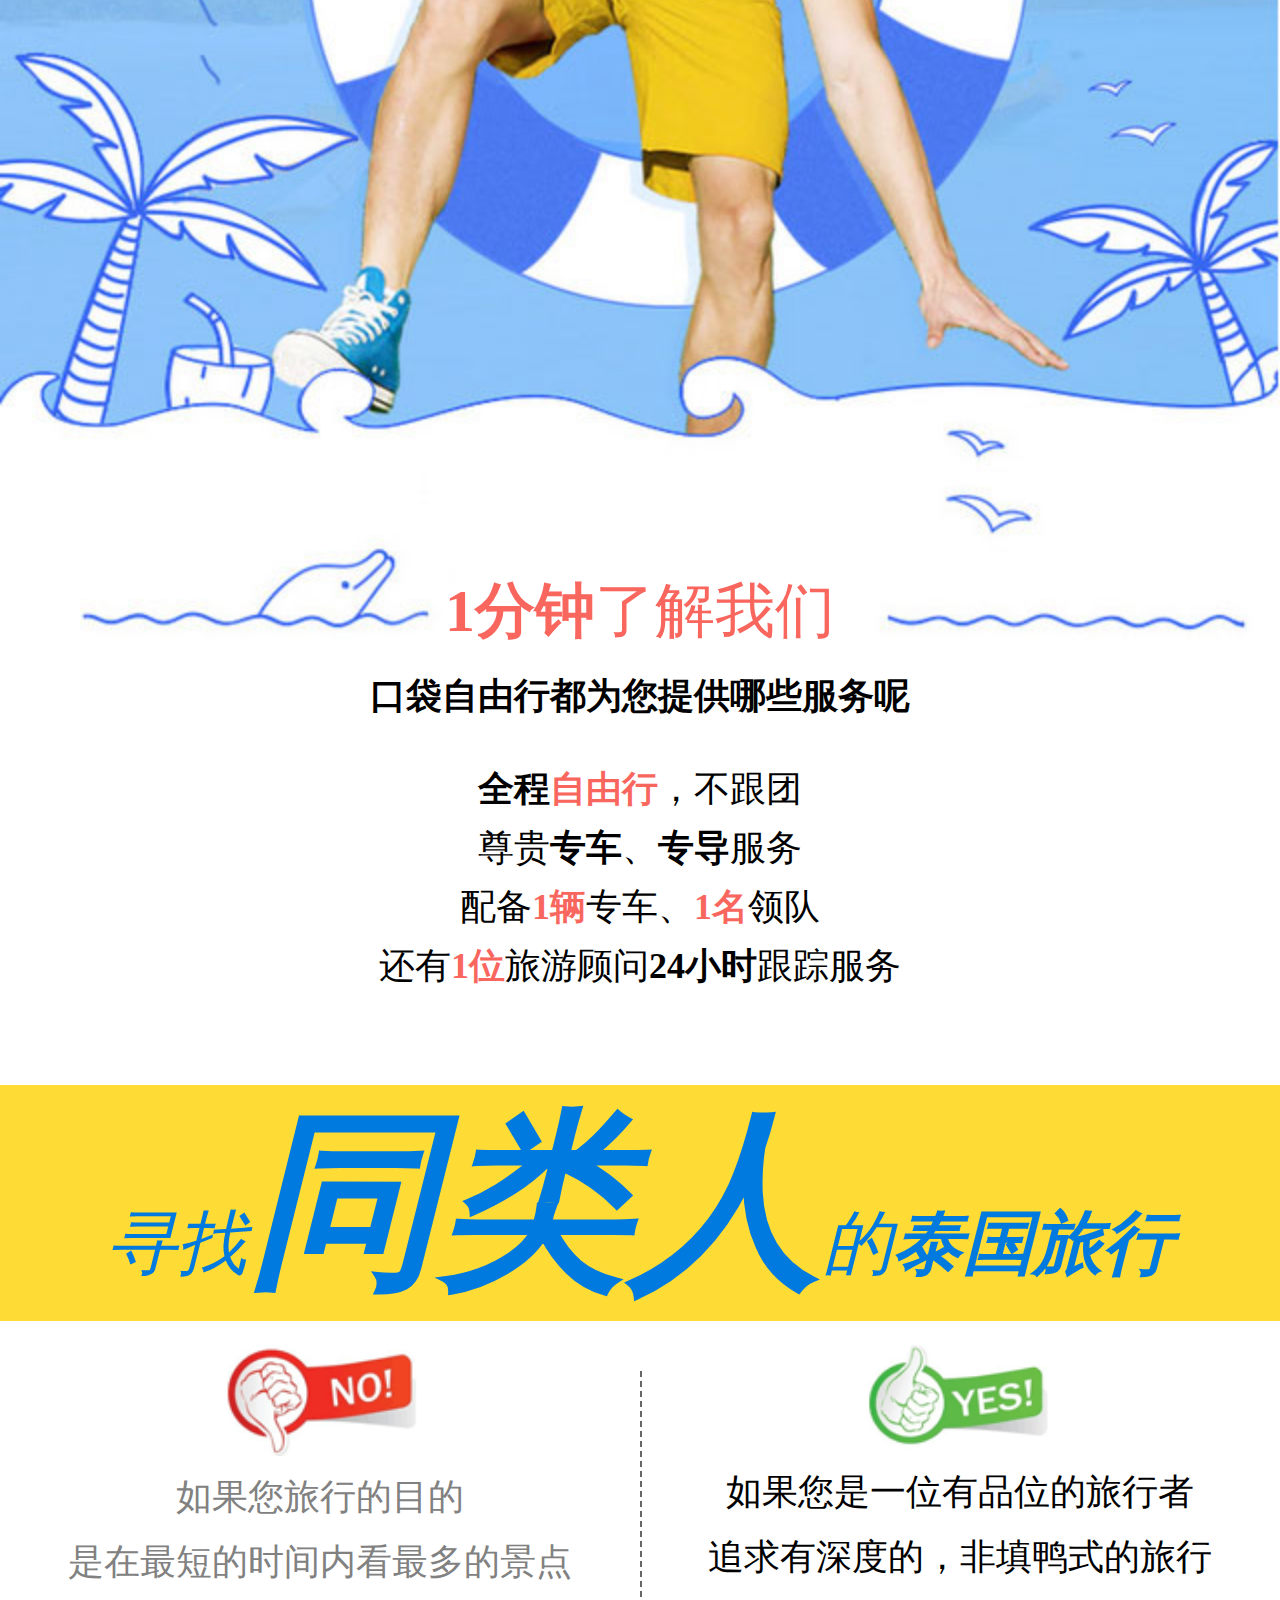
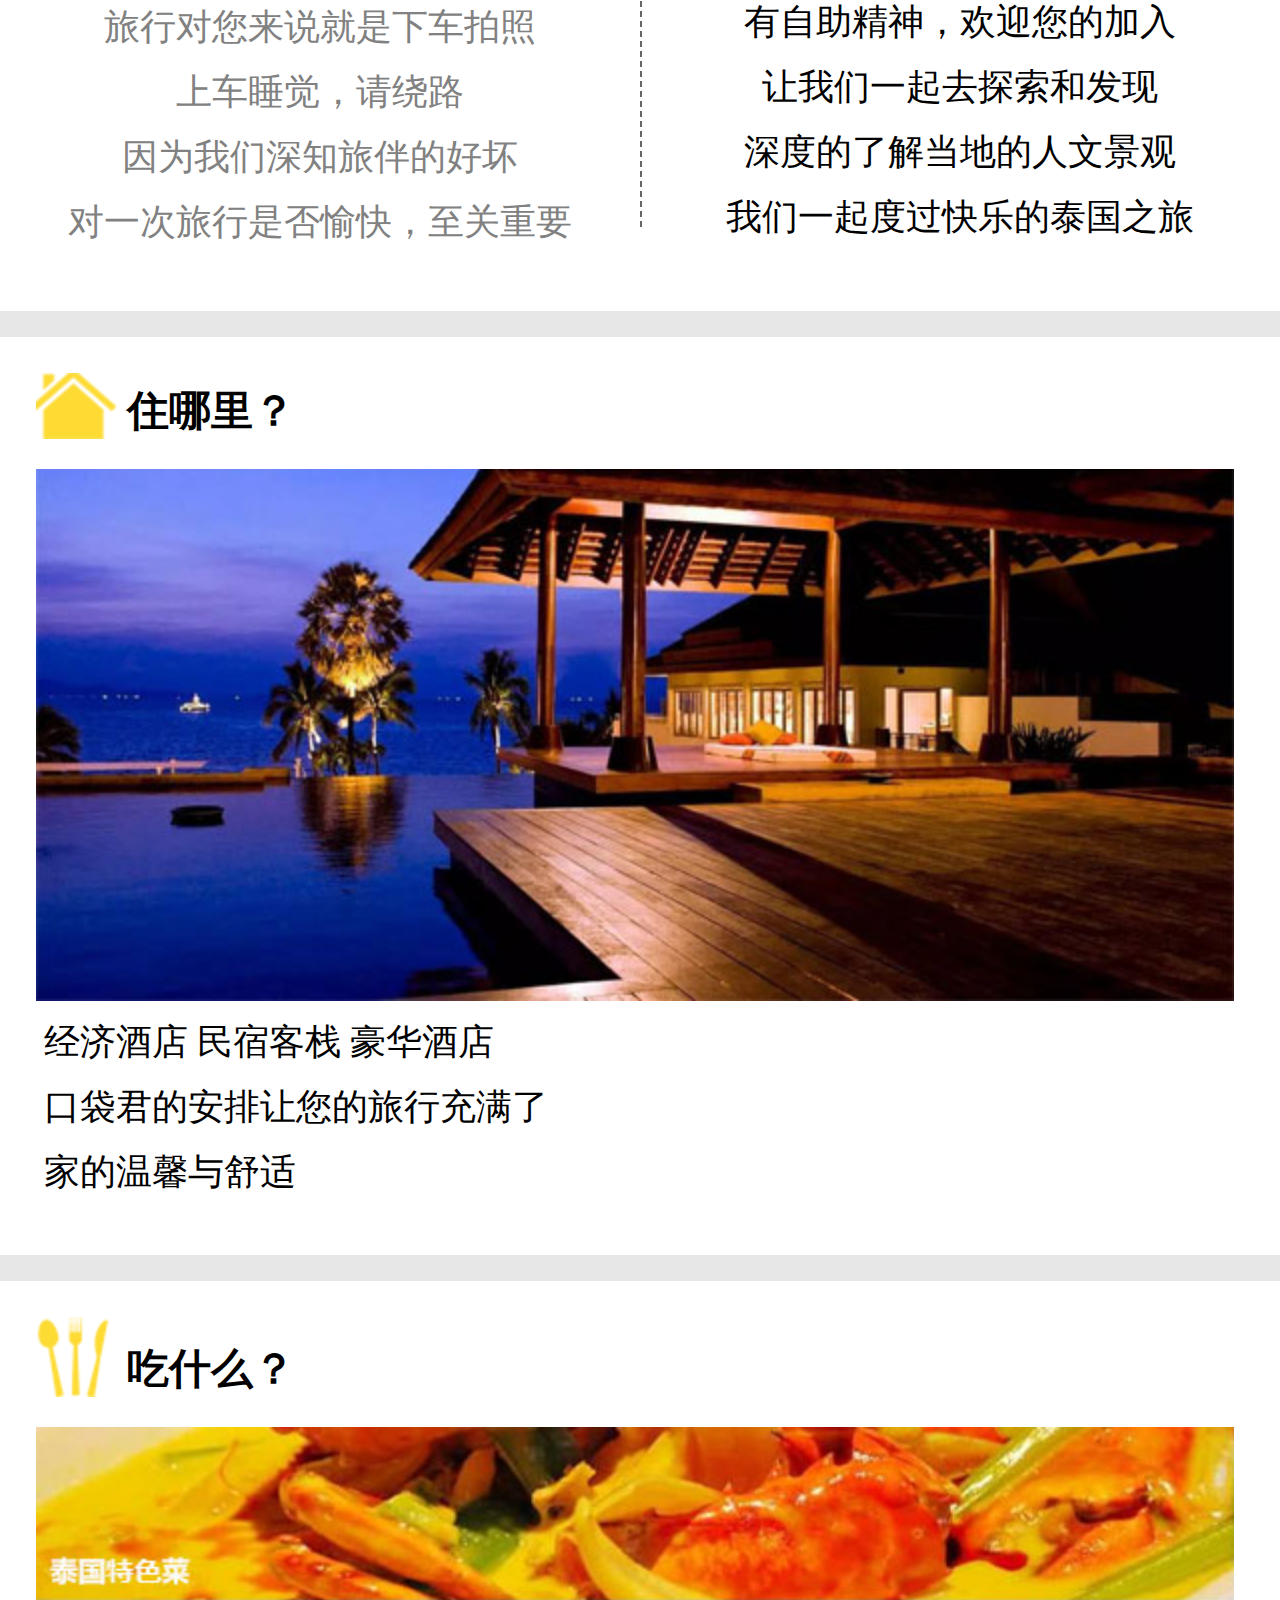
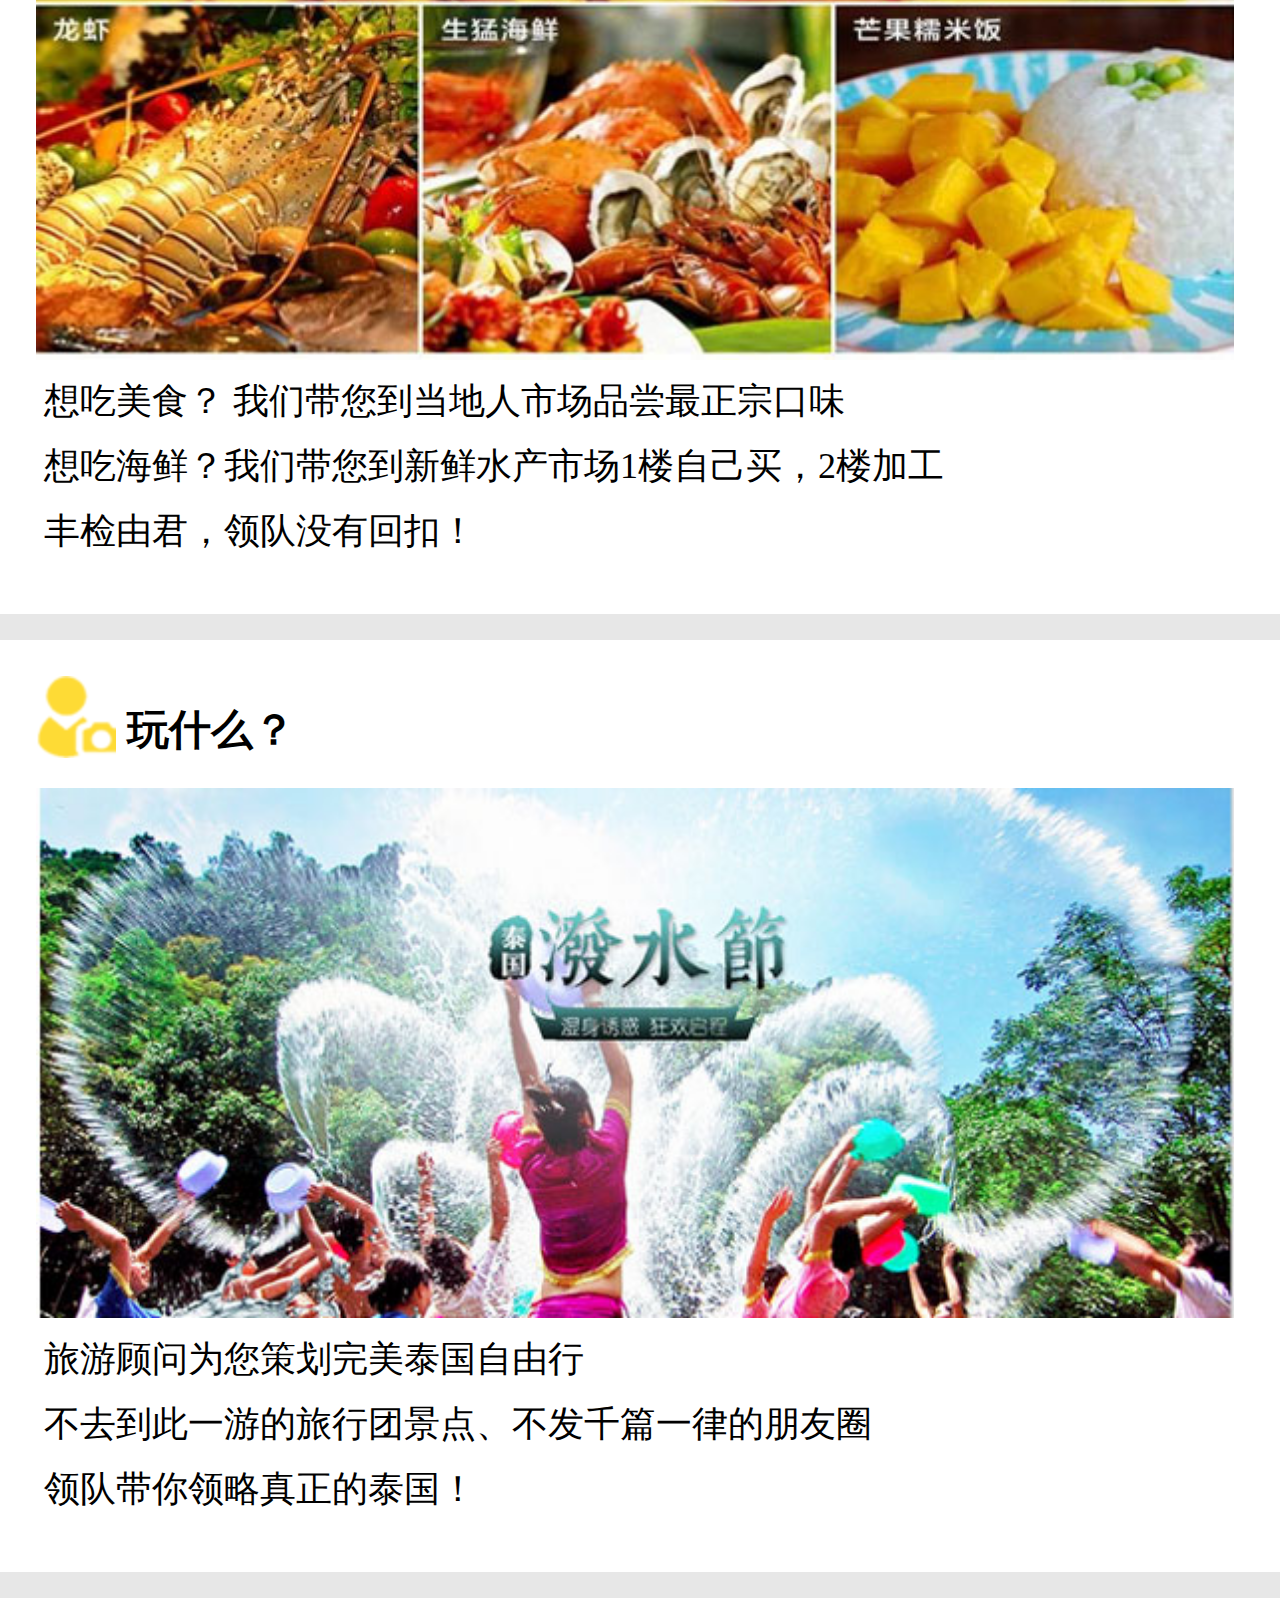
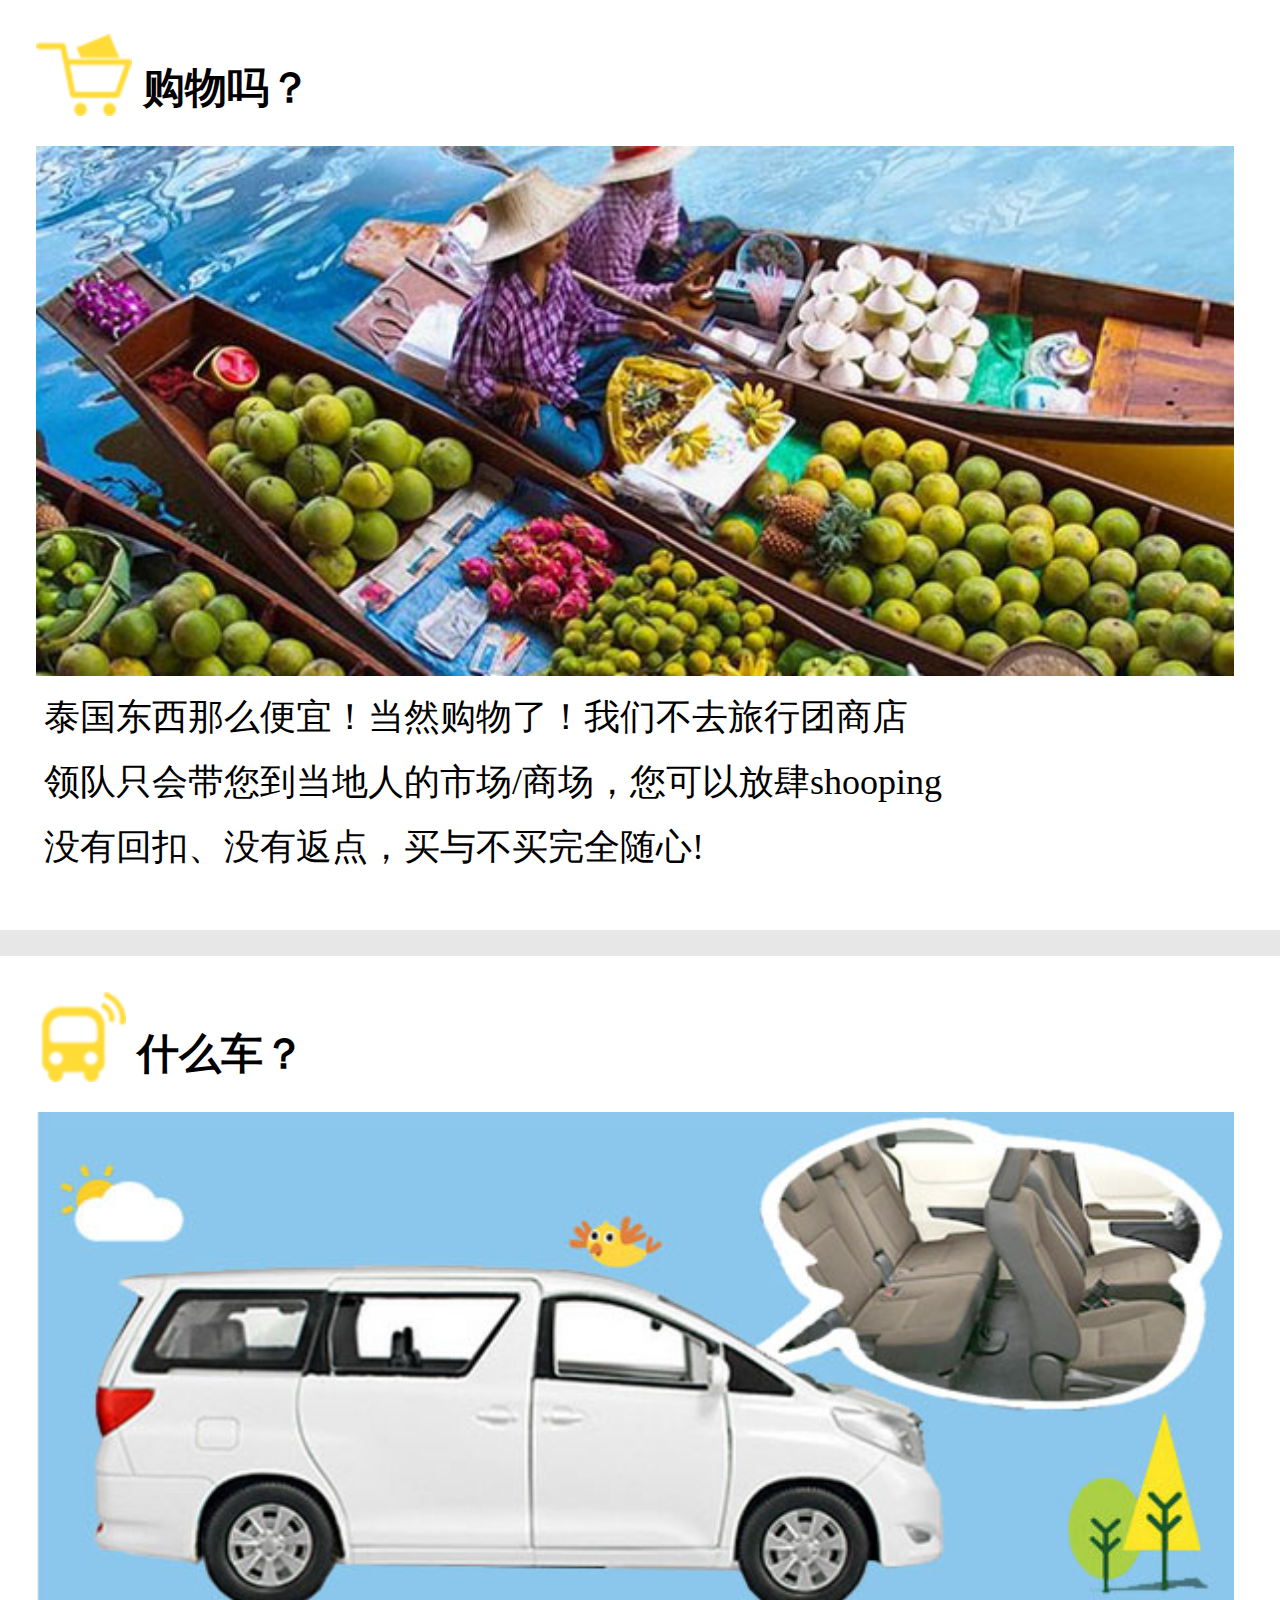
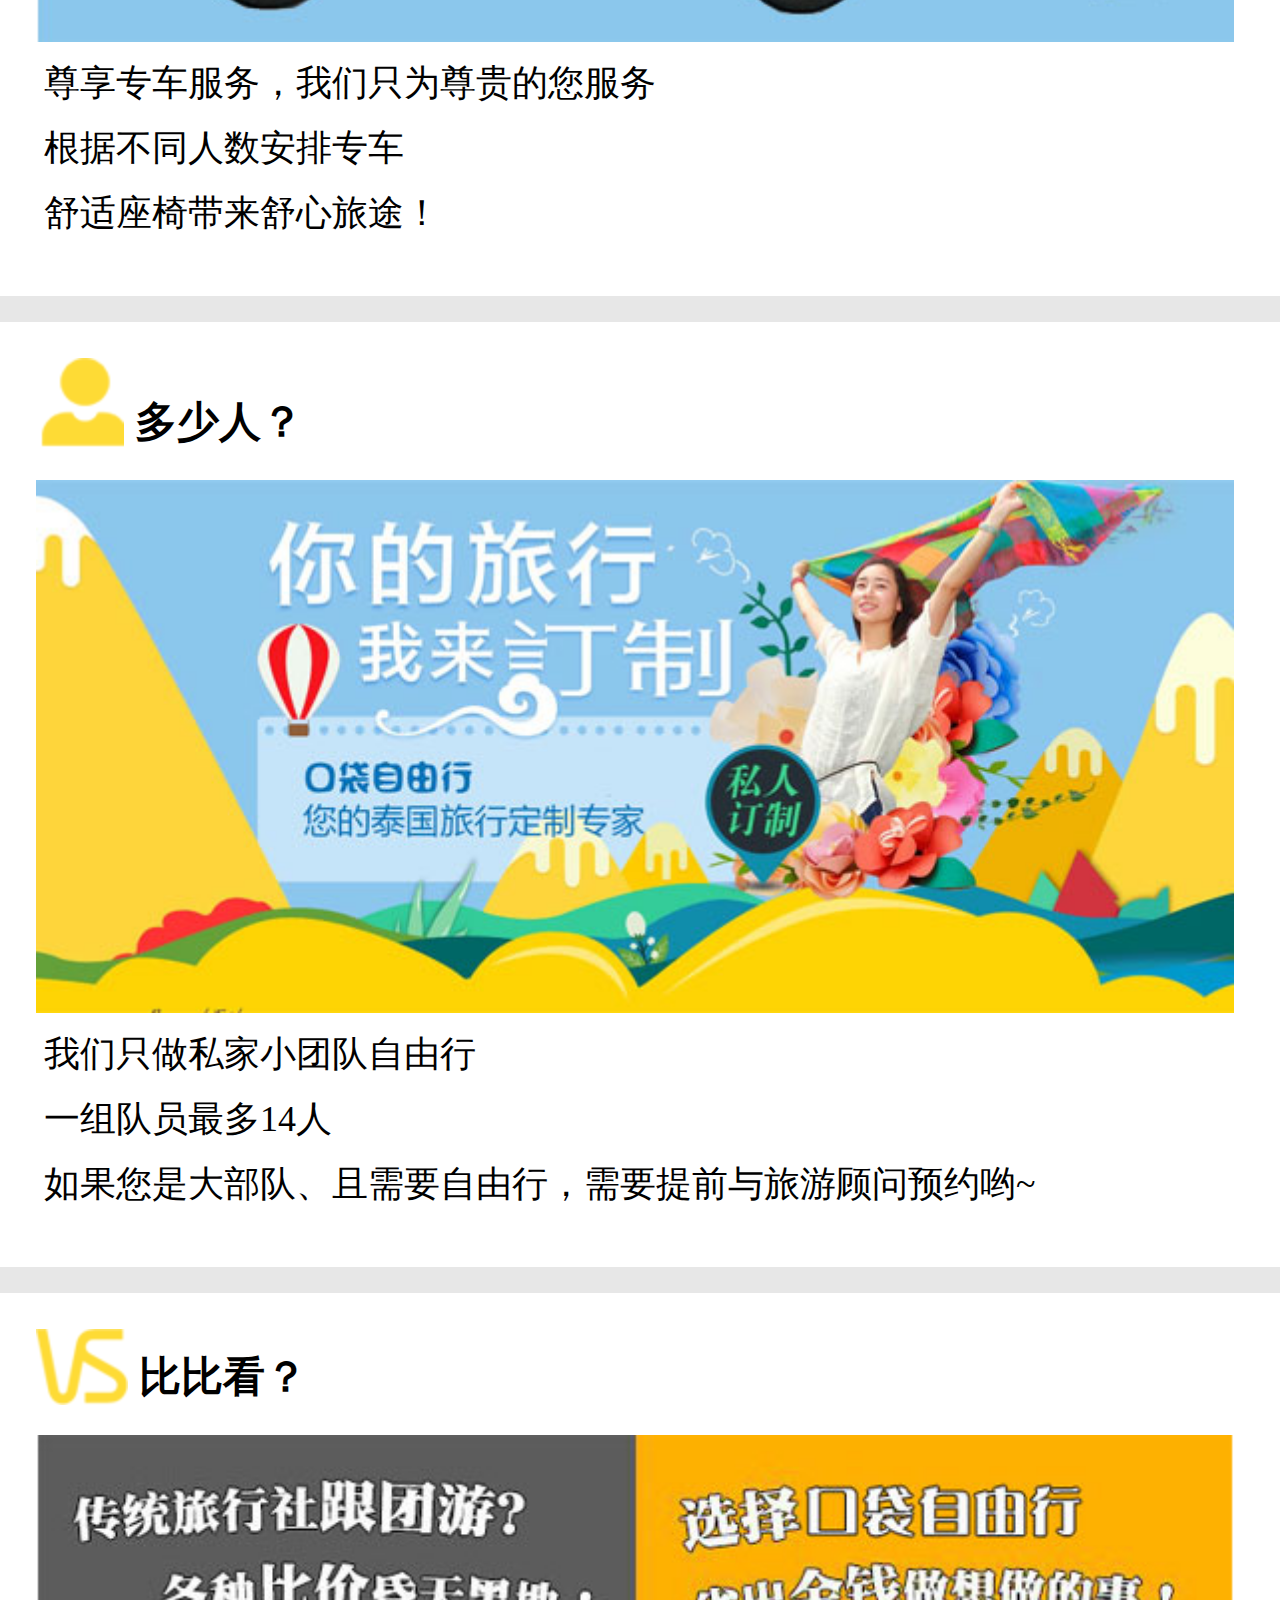
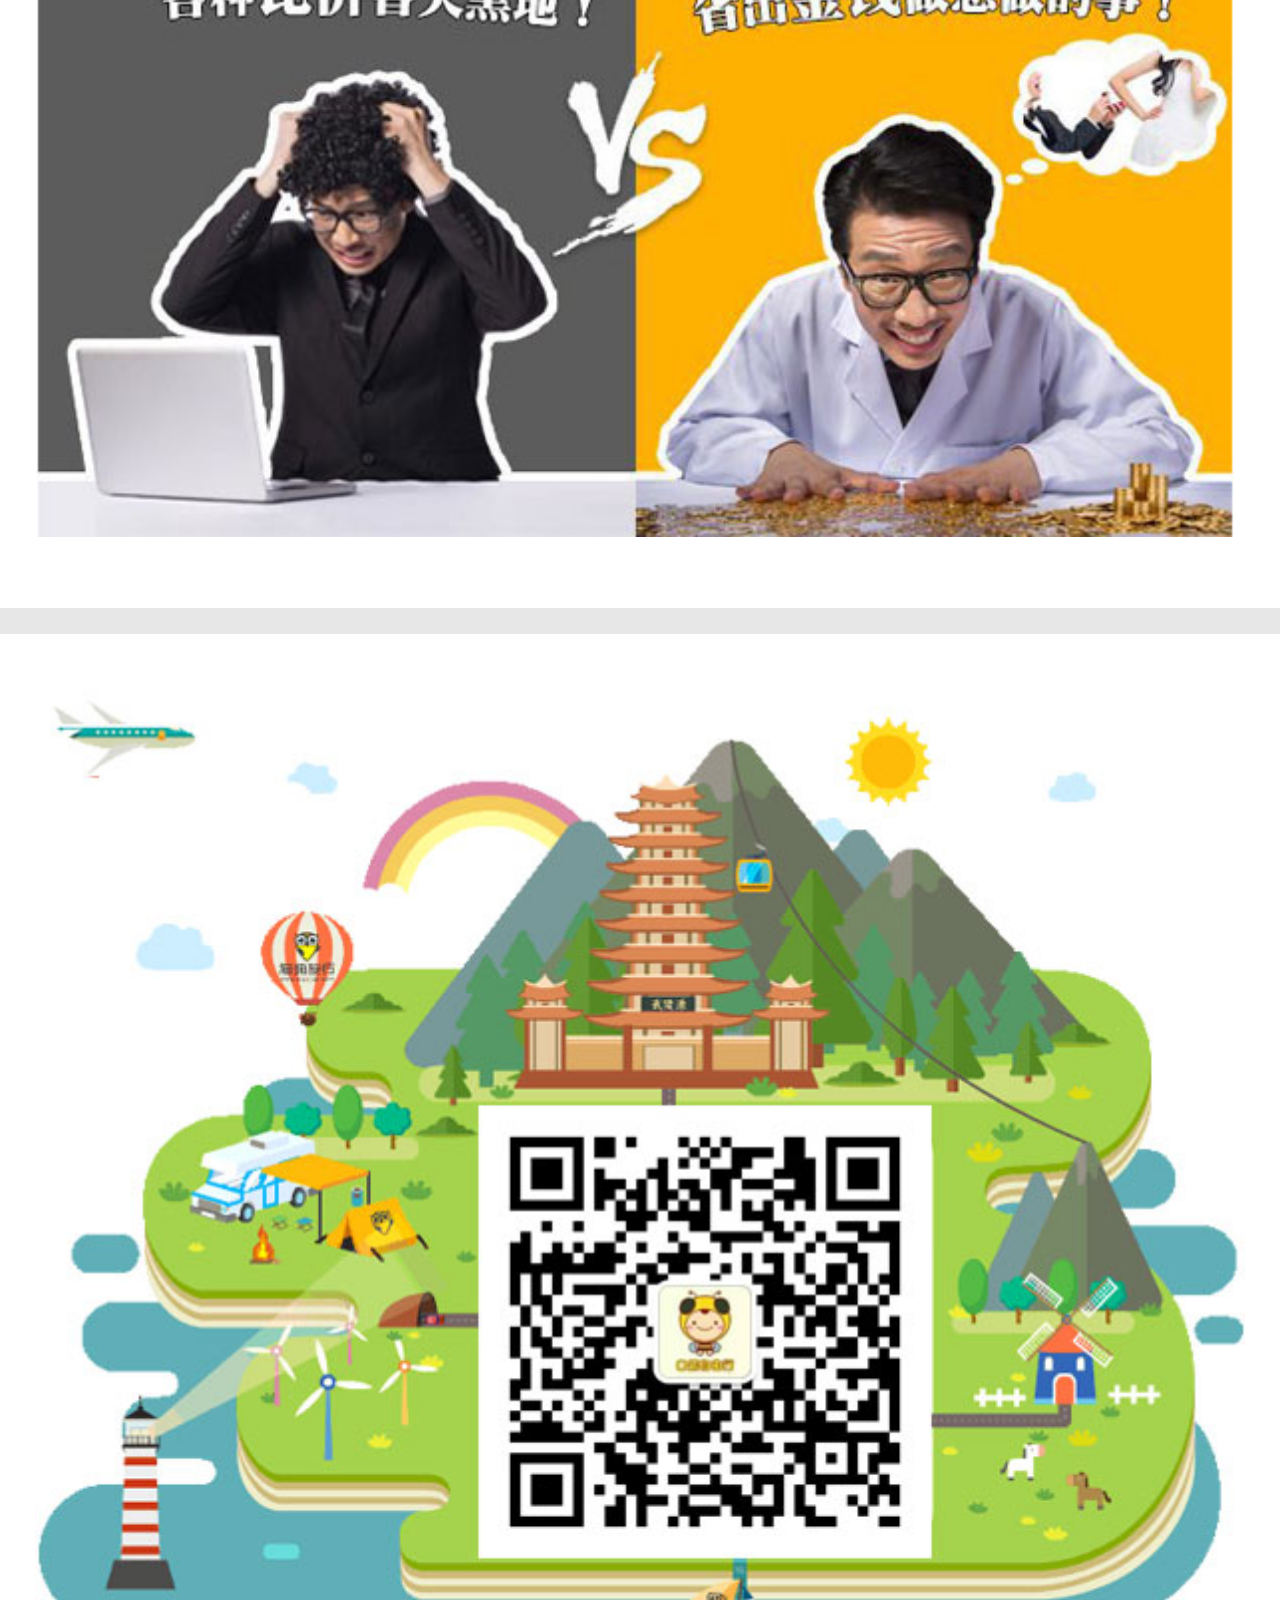
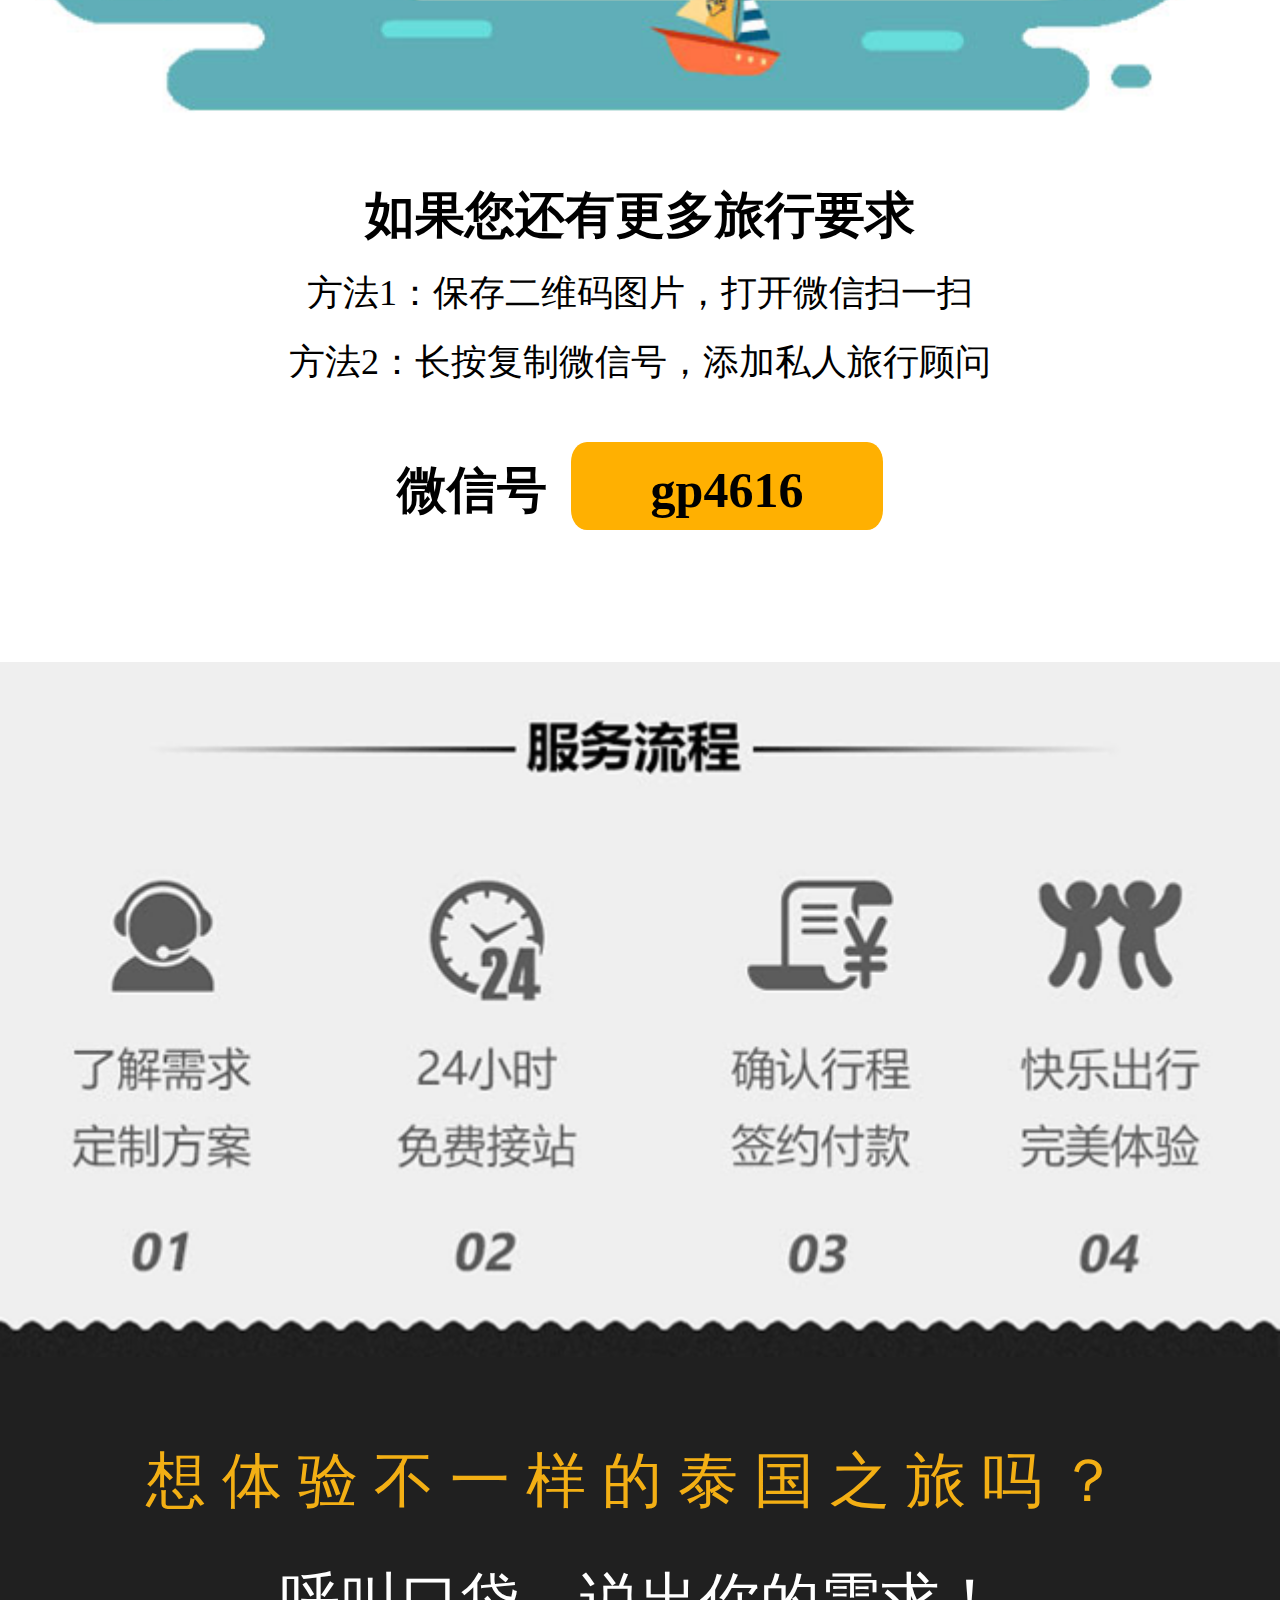
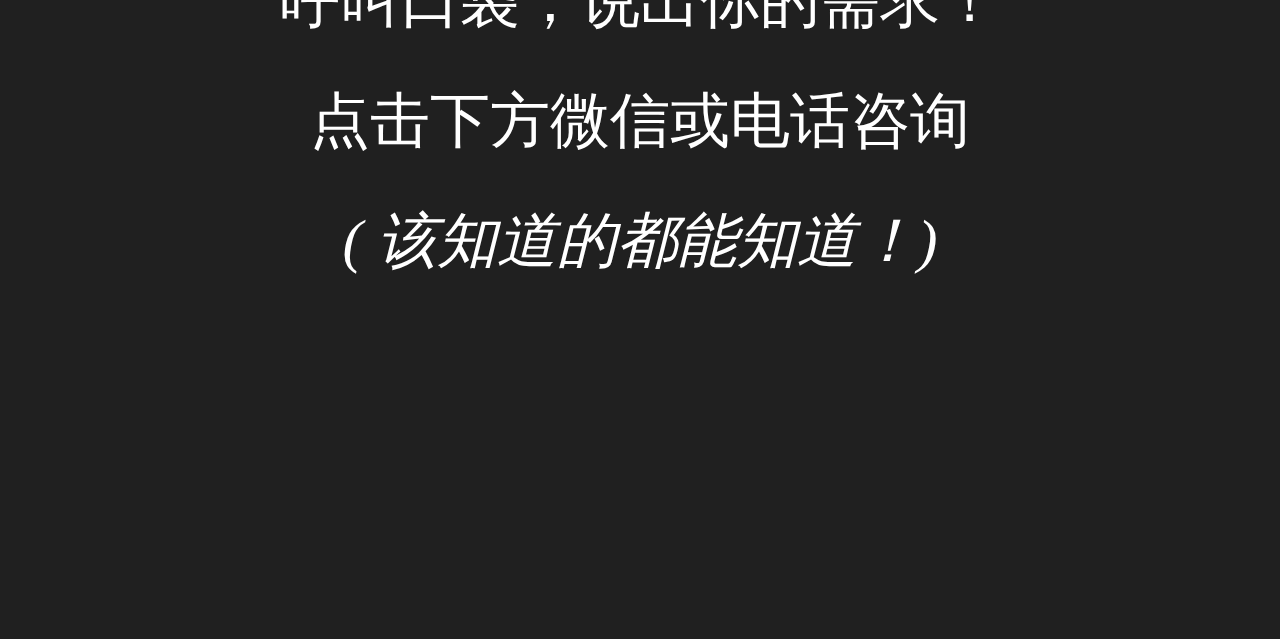
<file: 泰国自由行 倪江源/index.html>
<!DOCTYPE html>
<html lang="en">
<head>
	<meta charset="UTF-8">
	<title>泰国自由行</title>
	<meta name="viewport" content="width=device-width, initial-scale=1.0, minimum-scale=1.0,maximum-scale=1.0, user-scalable=0" />
	<!-- 禁止将数字转为号码 -->
    <meta name="format-detection" content="telephone=no" />
    <!-- 控制顶栏状态栏显示样式，可以为透明 -->
    <meta name="apple-mobile-web-app-status-bar-style" content="black" />
	<script src="js/jquery-3.3.1.min.js"></script>
	<script src="js/zepto.min.js"></script>
	<script src="js/TouchSlide.1.1.js"></script>
	<link rel="stylesheet" href="css/index.css">
</head>
<body>
	<header>
		<a class="inline-block" href="javascript:;">
			<img src="images/logo.png" alt="">
		</a>
		<img src="images/logo_02.png" alt="">
	</header>
	<!-- 图片轮播开始处 -->
	<section id="slideBox" class="slideBox">
		<div class="bd">
			<ul>
				<li>
					<a href="javascript:;">
						<img src="images/index/index-pic_02.jpg" alt="">
					</a>
				</li>
				<li>
					<a href="javascript:;">
						<img src="images/index/index-pic_19.jpg" alt="">
					</a>
				</li>
				<li>
					<a href="javascipt:;">
						<img src="images/index/index-pic_27.jpg" alt="">
					</a>
				</li>
			</ul>
		</div>
		<div class="hd none">
			<ul></ul>
		</div>
	</section>
	<!-- 导航开始处 -->
	<nav>
		<div class="flex between">
			<a href="javascript:;">
				<img src="images/index/index-bg_05.png" alt="">
				<p>省钱玩法</p>
			</a>
			<a href="javascript:;">
				<img src="images/index/index-bg_07.png" alt="">
				<p>口袋自由行</p>
			</a>
			<a href="javascript:;">
				<img src="images/index/index-bg_09.png" alt="">
				<p>咨询预定</p>
			</a>
		</div>
	</nav>
	<!-- 正文开始处 -->
	<section>
		<div></div>
		<img src="images/index/index-pic_14.jpg" alt="">
		<div class="context1">
			<p>今天，我们带你走进泰国</p>
			<p>体验<b>不一样</b>的<b style="color: #FFB001">泰国自由行</b></p>
			<p>在这里你可以<b>花钱如女王、拍照如公主！</b></p>
		</div>
		<img src="images/index/index-pic_16.jpg" alt="">
		<div class="context2">
			<div>
				<h1>1分钟<span style="font-weight: normal;">了解我们</span></h1>
				<b>口袋自由行都为您提供哪些服务呢</b>
			</div>
			<div>
				<p><b>全程<span style='color: #F9665E;'>自由行</span></b>，不跟团</p>
				<p>尊贵<b>专车</b>、<b>专导</b>服务</p>
				<p>配备<b style='color: #F9665E;'>1辆</b>专车、<b style='color: #F9665E;'>1名</b>领队</p>
				<p>还有<b style='color: #F9665E;'>1位</b>旅游顾问<b>24小时</b>跟踪服务</p>
			</div>
		</div>
		<div class="context3">
			<div class="h1"><i>寻找<h3 class="inline-block" style="font-size: 4.8rem;">同类人</h3>的<b>泰国旅行</b></i></div>
			<div class="flex">
				<div style="color: #818181;">
					<img src="images/index/zan_03.png" alt="">
					<p>如果您旅行的目的</p>
					<p>是在最短的时间内看最多的景点</p>
					<p>旅行对您来说就是下车拍照</p>
					<p>上车睡觉，请绕路</p>
					<p>因为我们深知旅伴的好坏</p>
					<p>对一次旅行是否愉快，至关重要</p>
				</div>
				<div>
					<img src="images/index/zan_05.png" alt="">
					<p>如果您是一位有品位的旅行者</p>
					<p>追求有深度的，非填鸭式的旅行</p>
					<p>有自助精神，欢迎您的加入</p>
					<p>让我们一起去探索和发现</p>
					<p>深度的了解当地的人文景观</p>
					<p>我们一起度过快乐的泰国之旅</p>
					    
				</div>
			</div>
		</div>
	<!-- 住哪里 -->
		<div class="home">
			<div class="h1">
				<i></i>
				住哪里？
			</div>
			<img src="images/index/index-pic_19.jpg" alt="">
			<p>经济酒店  民宿客栈  豪华酒店</p>
			<p>口袋君的安排让您的旅行充满了</p>
			<p>家的温馨与舒适</p>
		</div>
	<!-- 吃什么 -->
		<div class="home eat">
			<div class="h1">
				<i></i>
				吃什么？
			</div>
			<img src="images/index/index-pic_23.jpg" alt="">
			<p>想吃美食？  我们带您到当地人市场品尝最正宗口味</p>
			<p>想吃海鲜？我们带您到新鲜水产市场1楼自己买，2楼加工</p>
			<p>丰检由君，领队没有回扣！</p>
		</div>
	<!-- 玩什么 -->
		<div class="home player">
			<div class="h1">
				<i></i>
				玩什么？
			</div>
			<img src="images/index/index-pic_27.jpg" alt="">
			<p>旅游顾问为您策划完美泰国自由行</p>
			<p>不去到此一游的旅行团景点、不发千篇一律的朋友圈</p>
			<p>领队带你领略真正的泰国！</p>
		</div>
	<!-- 购物吗 -->
		<div class="home shooping">
			<div class="h1">
				<i></i>
				购物吗？
			</div>
			<img src="images/index/index-pic_30.jpg" alt="">
			<p>泰国东西那么便宜！当然购物了！我们不去旅行团商店</p>
			<p>领队只会带您到当地人的市场/商场，您可以放肆shooping</p>
			<p>没有回扣、没有返点，买与不买完全随心!</p>
		</div>
	<!-- 什么车 -->
		<div class="home vehicle">
			<div class="h1">
				<i></i>
				什么车？
			</div>
			<img src="images/index/index-pic_33.jpg" alt="">
			<p>尊享专车服务，我们只为尊贵的您服务</p>
			<p>根据不同人数安排专车</p>
			<p>舒适座椅带来舒心旅途！</p>
		</div>
	<!-- 多少人 -->
		<div class="home people">
			<div class="h1">
				<i></i>
				多少人？
			</div>
			<img src="images/index/index-pic_36.jpg" alt="">
			<p>我们只做私家小团队自由行</p>
			<p>一组队员最多14人</p>
			<p>如果您是大部队、且需要自由行，需要提前与旅游顾问预约哟~ </p>
		</div>
	<!-- 比比看 -->
		<div class="home contrast">
			<div class="h1">
				<i></i>
				比比看？
			</div>
			<img src="images/index/index-pic_39.jpg" alt="">
		</div>
	<!-- 扫描二维码 -->
		<div class="erwei text-center">
			<img src="images/index/index-pic_43.jpg" alt="">
			<h1>如果您还有更多旅行要求</h1>
			<p>方法1：保存二维码图片，打开微信扫一扫</p>
			<p style="padding-bottom: 1.5rem;">方法2：长按复制微信号，添加私人旅行顾问</p>
			<h1>微信号<span class="bg-orange">gp4616</span></h1>
		</div>
	</section>
	<!-- 底部 -->
	<footer>
		<img src="images/index/index-bg_46.png" alt="" style="z-index: 100">
		<div class="footer-data">
			<h1 class="text-center">
				<p style="color: #F3AF14;letter-spacing: 0.4rem;"><b>想体验不一样的泰国之旅吗？</b></p>
				<p>呼叫口袋，说出你的需求！</p>
				<p>点击下方微信或电话咨询</p>
				<p><i>( 该知道的都能知道！)</i></p>
			</h1>
		</div>
	</footer>
	<!-- 固定栏 -->
	<aside class="fixed">
		<ul class="flex">
			<li>
				<a href="javascript:;">
					<img src="images/fnav_01.png" alt="">
					<p>首页</p>
				</a>
			</li>
			<li>
				<a href="javascript:;">
					<img src="images/fnav_02.png" alt="">
					<p>省钱套餐</p>
				</a>
			</li>
			<li>
				<a href="javascript:;">
					<img src="images/fnav_03.png" alt="">
					<p>微信咨询</p>
				</a>
			</li>
			<li>
				<a href="javascript:;">
					<img src="images/fnav_04.png" alt="">
					<p>电话咨询</p>
				</a>
			</li>
		</ul>
	</aside>

	<script>
		var html=document.documentElement;
		var whtml=html.getBoundingClientRect().width;
		html.style.fontSize=whtml/32+'px';
	</script>
	<script type="text/javascript">
		TouchSlide({ 
			slideCell:"#slideBox",
			titCell:".hd ul", 
			mainCell:".bd ul", 
			effect:"leftLoop", 
			autoPage:true, //自动分页
			autoPlay:true
		});
	</script>

</body>
</html>
</file>
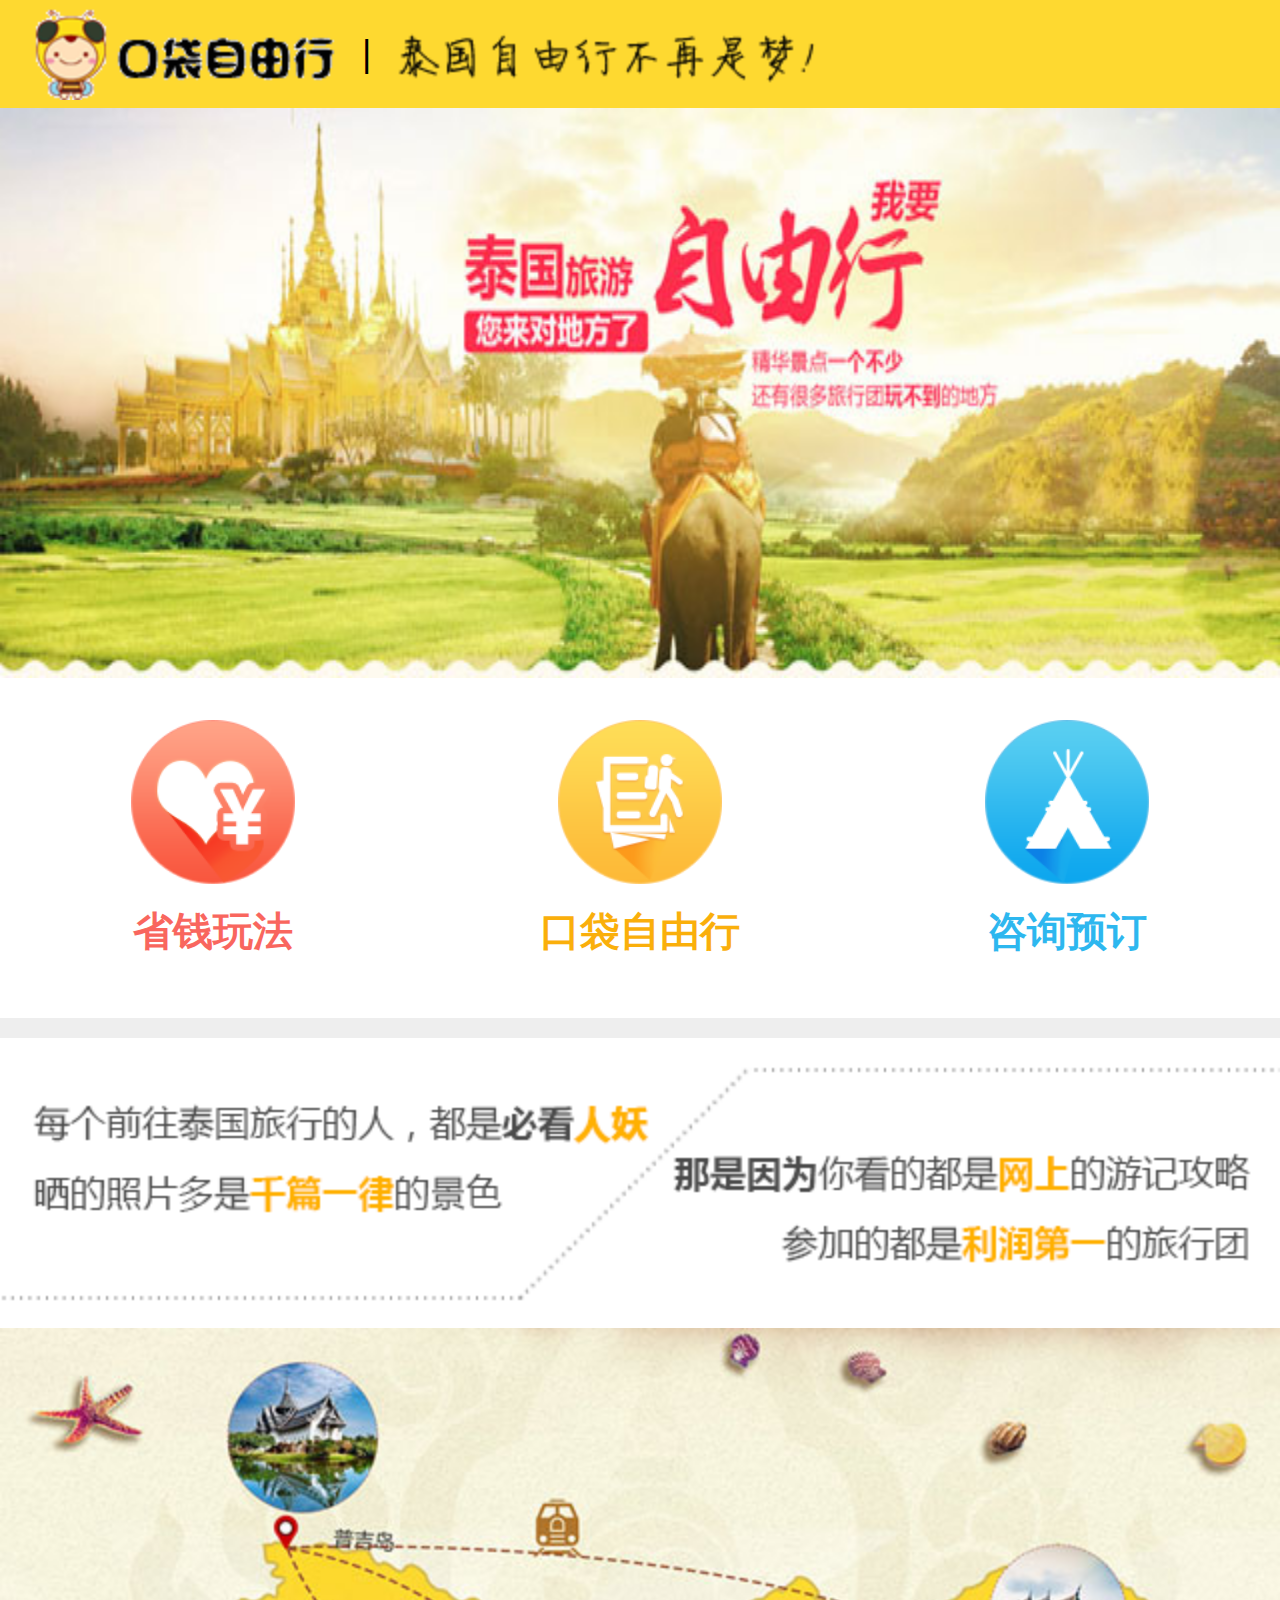
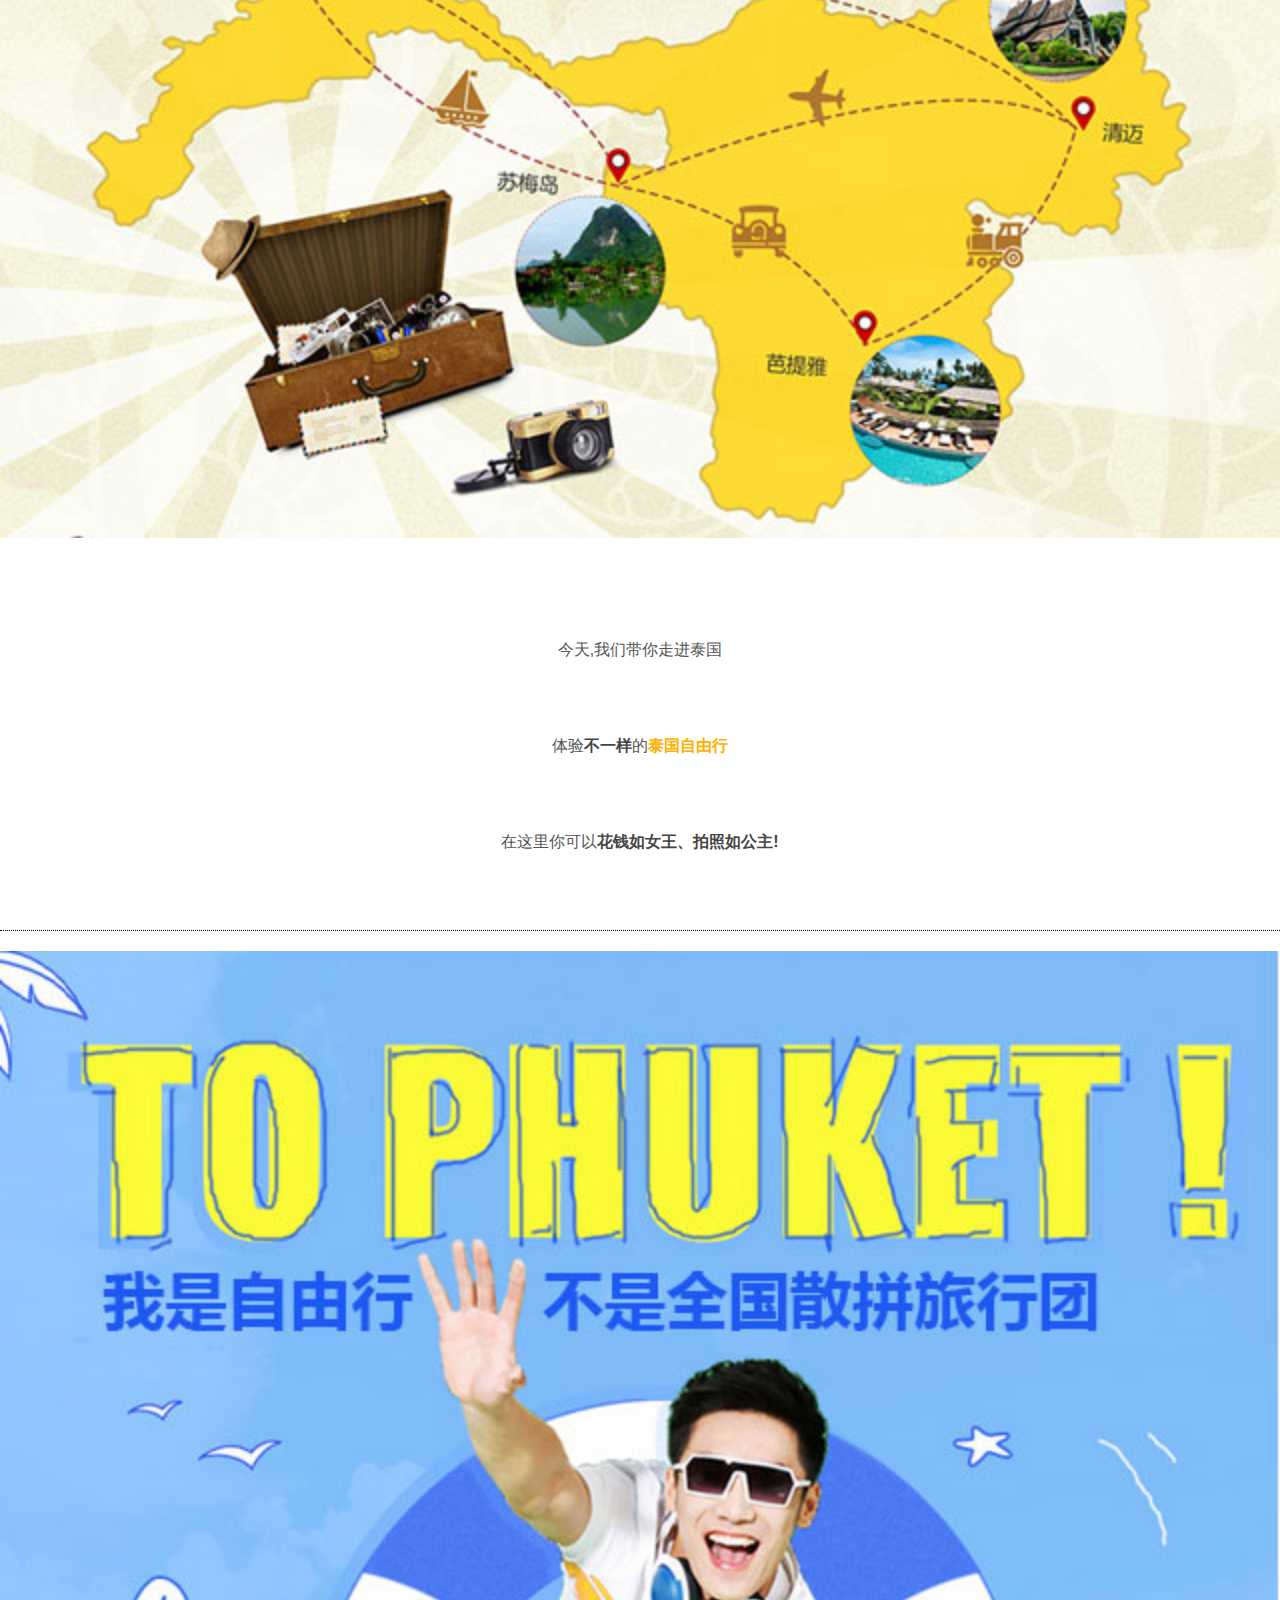
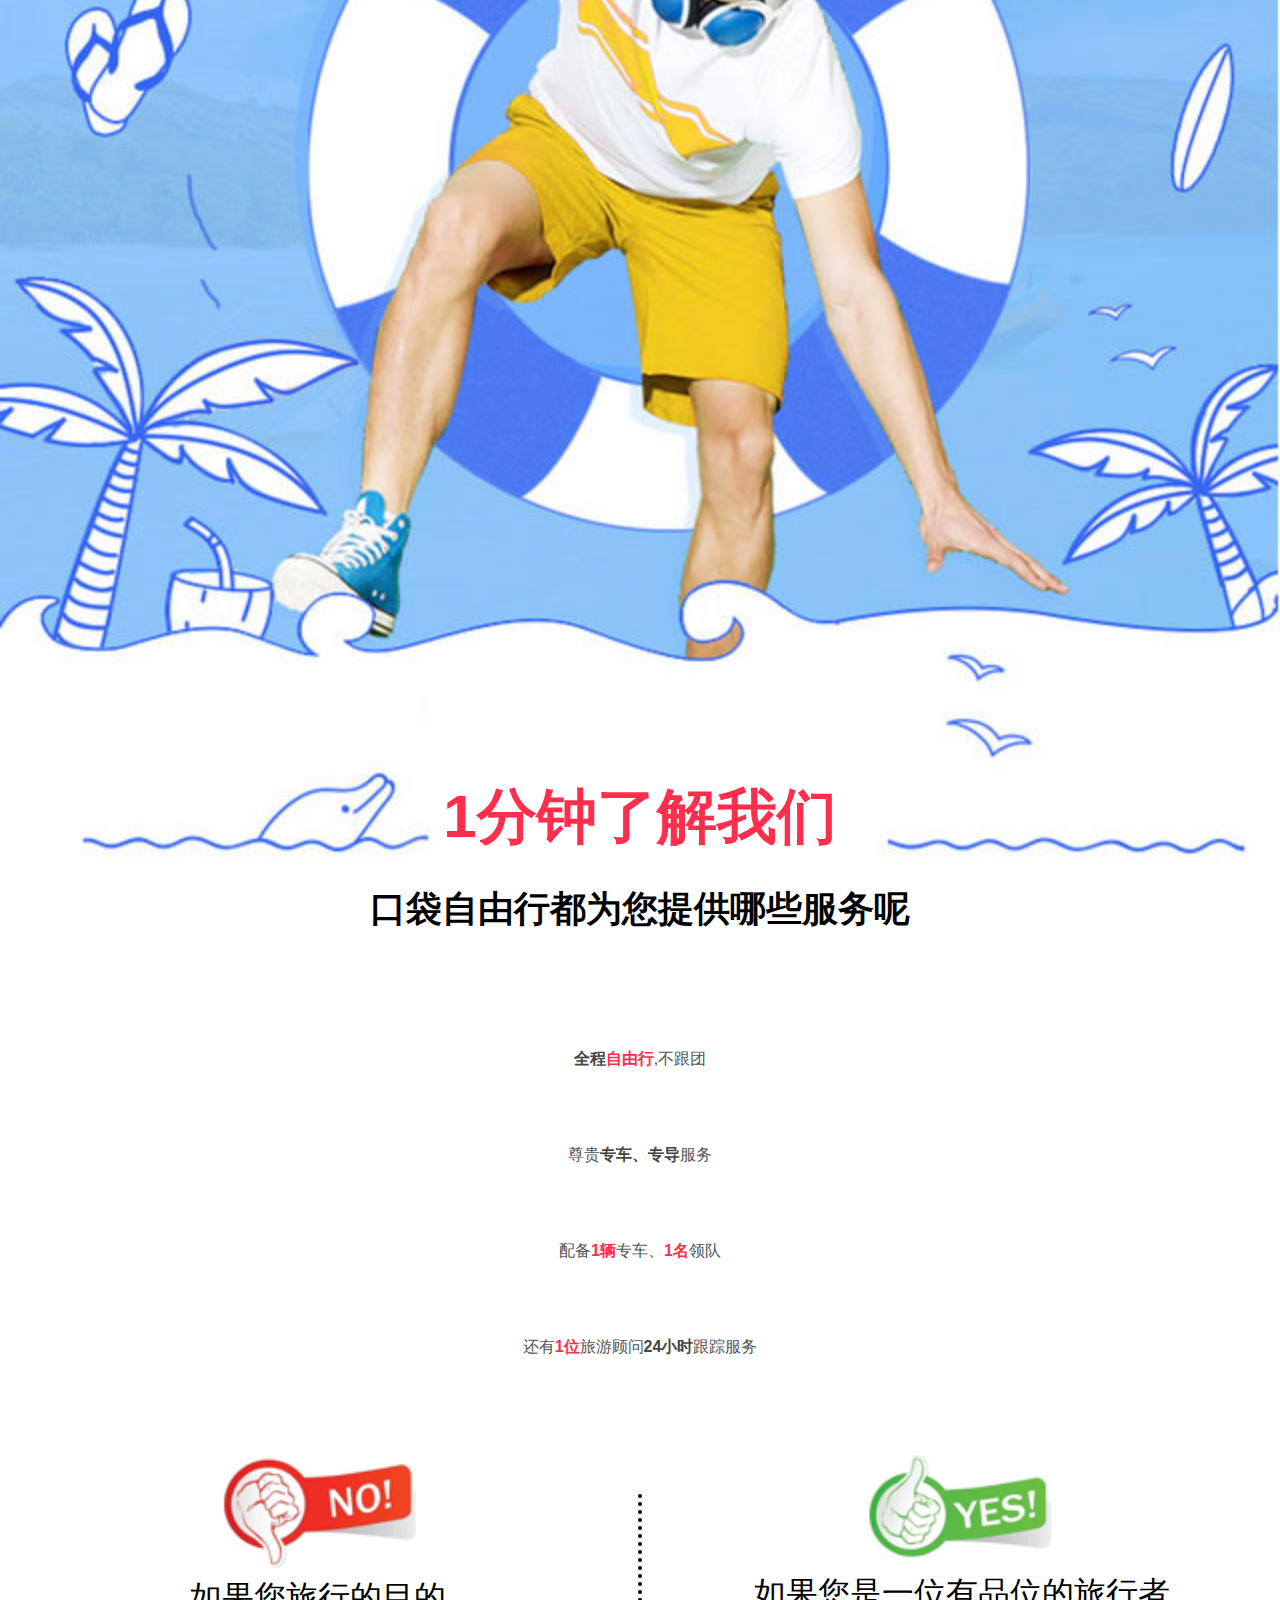
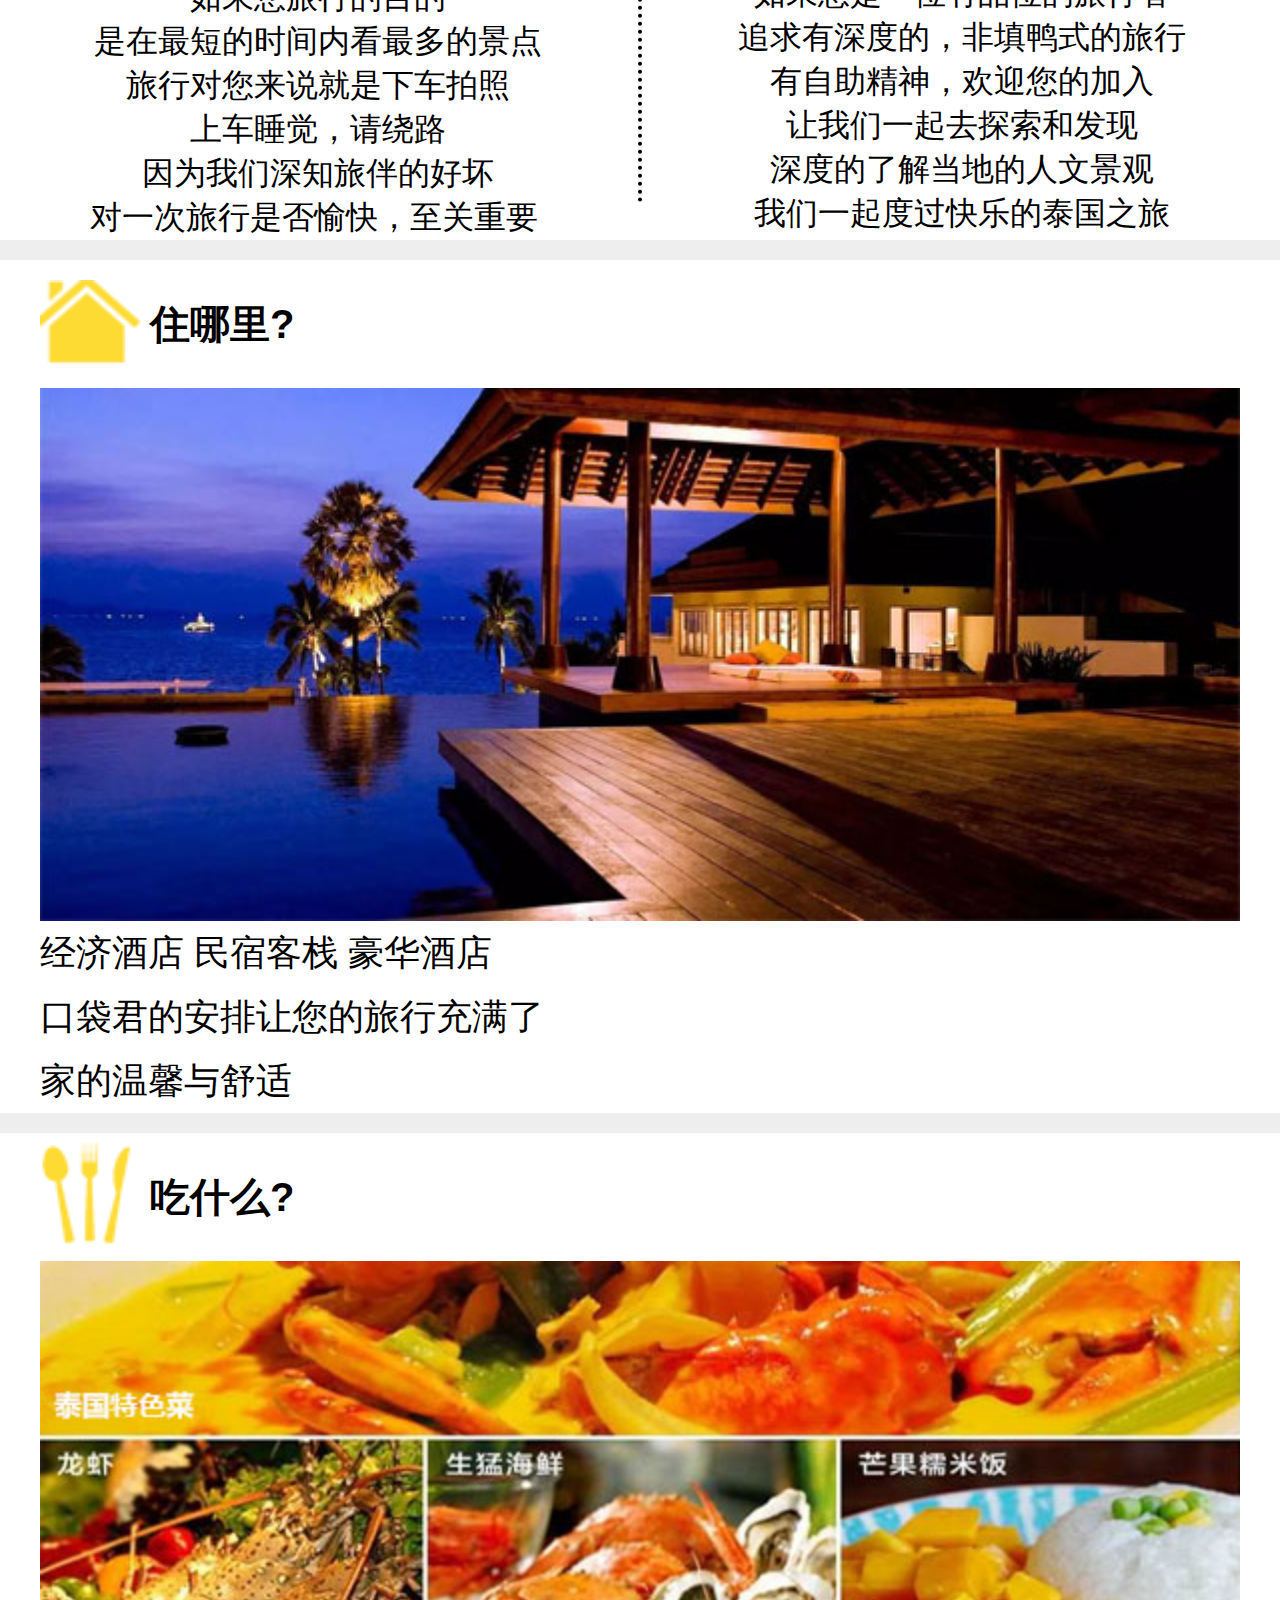
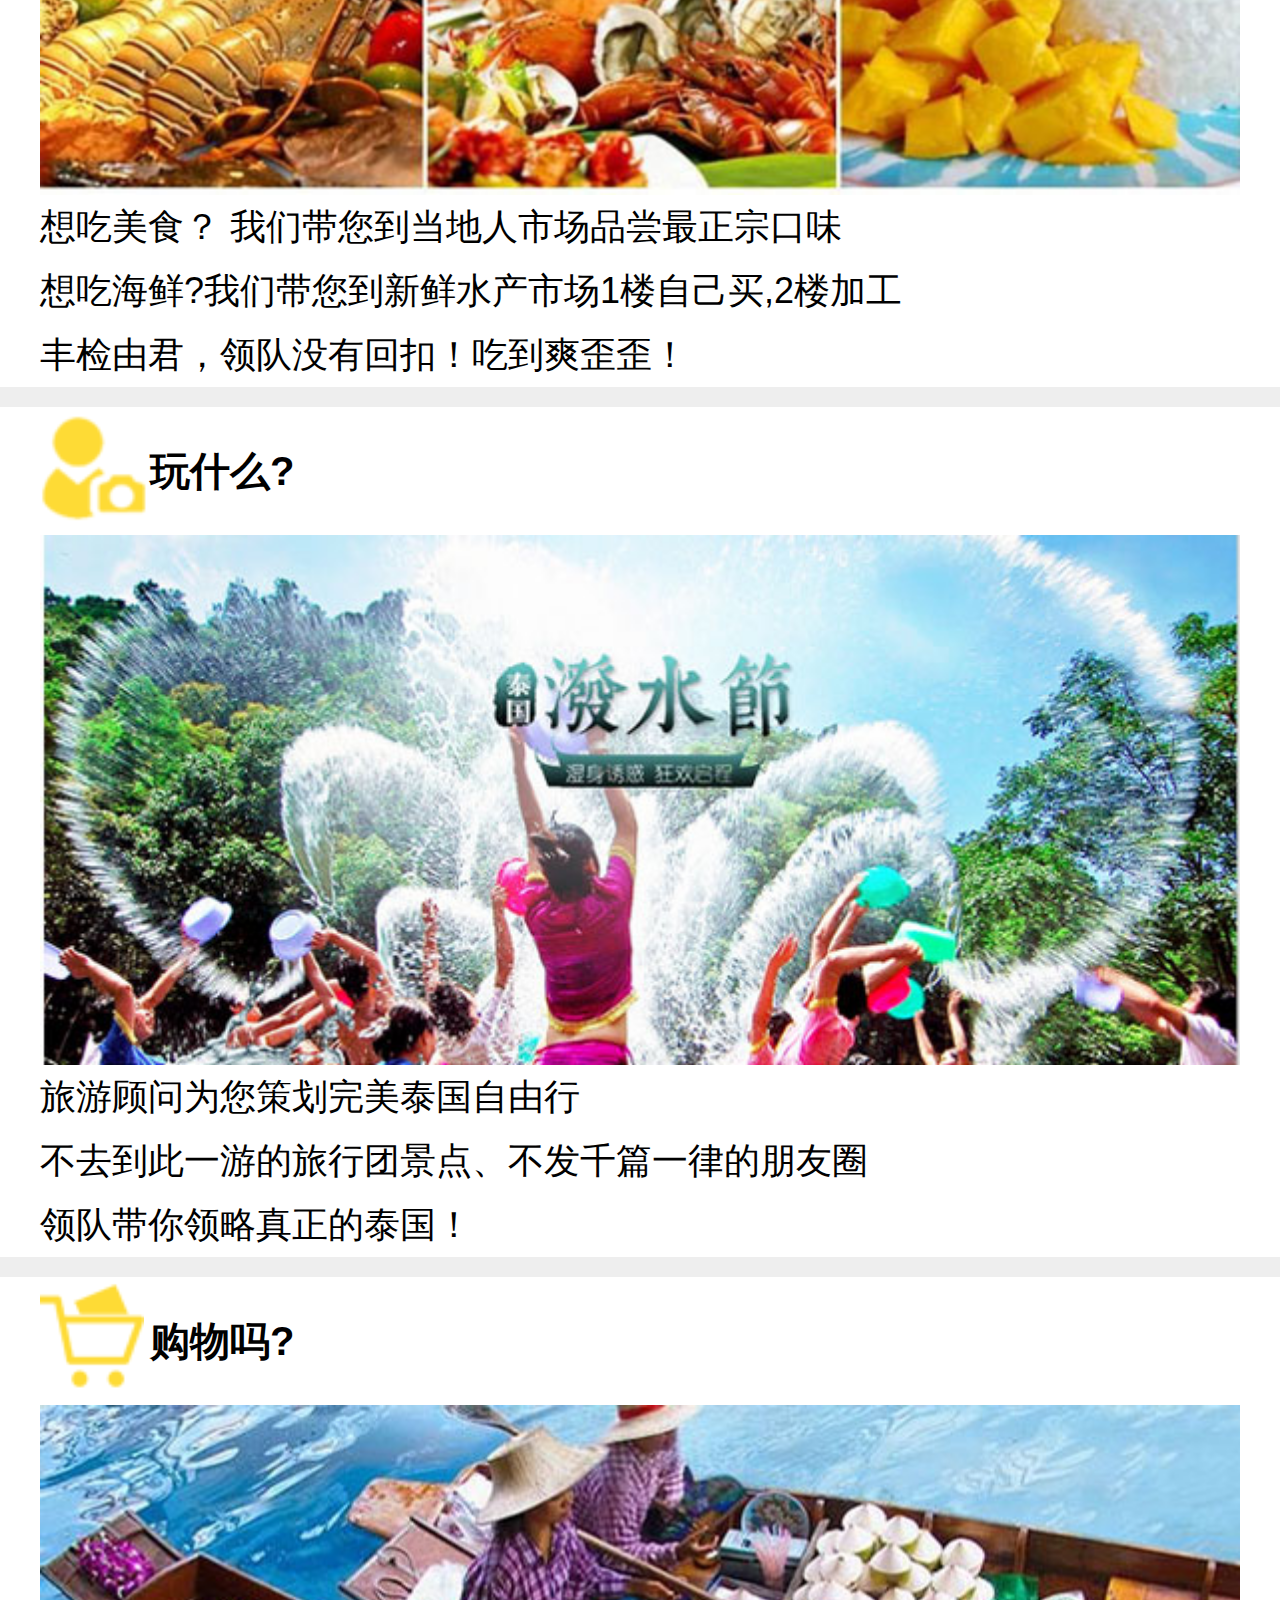
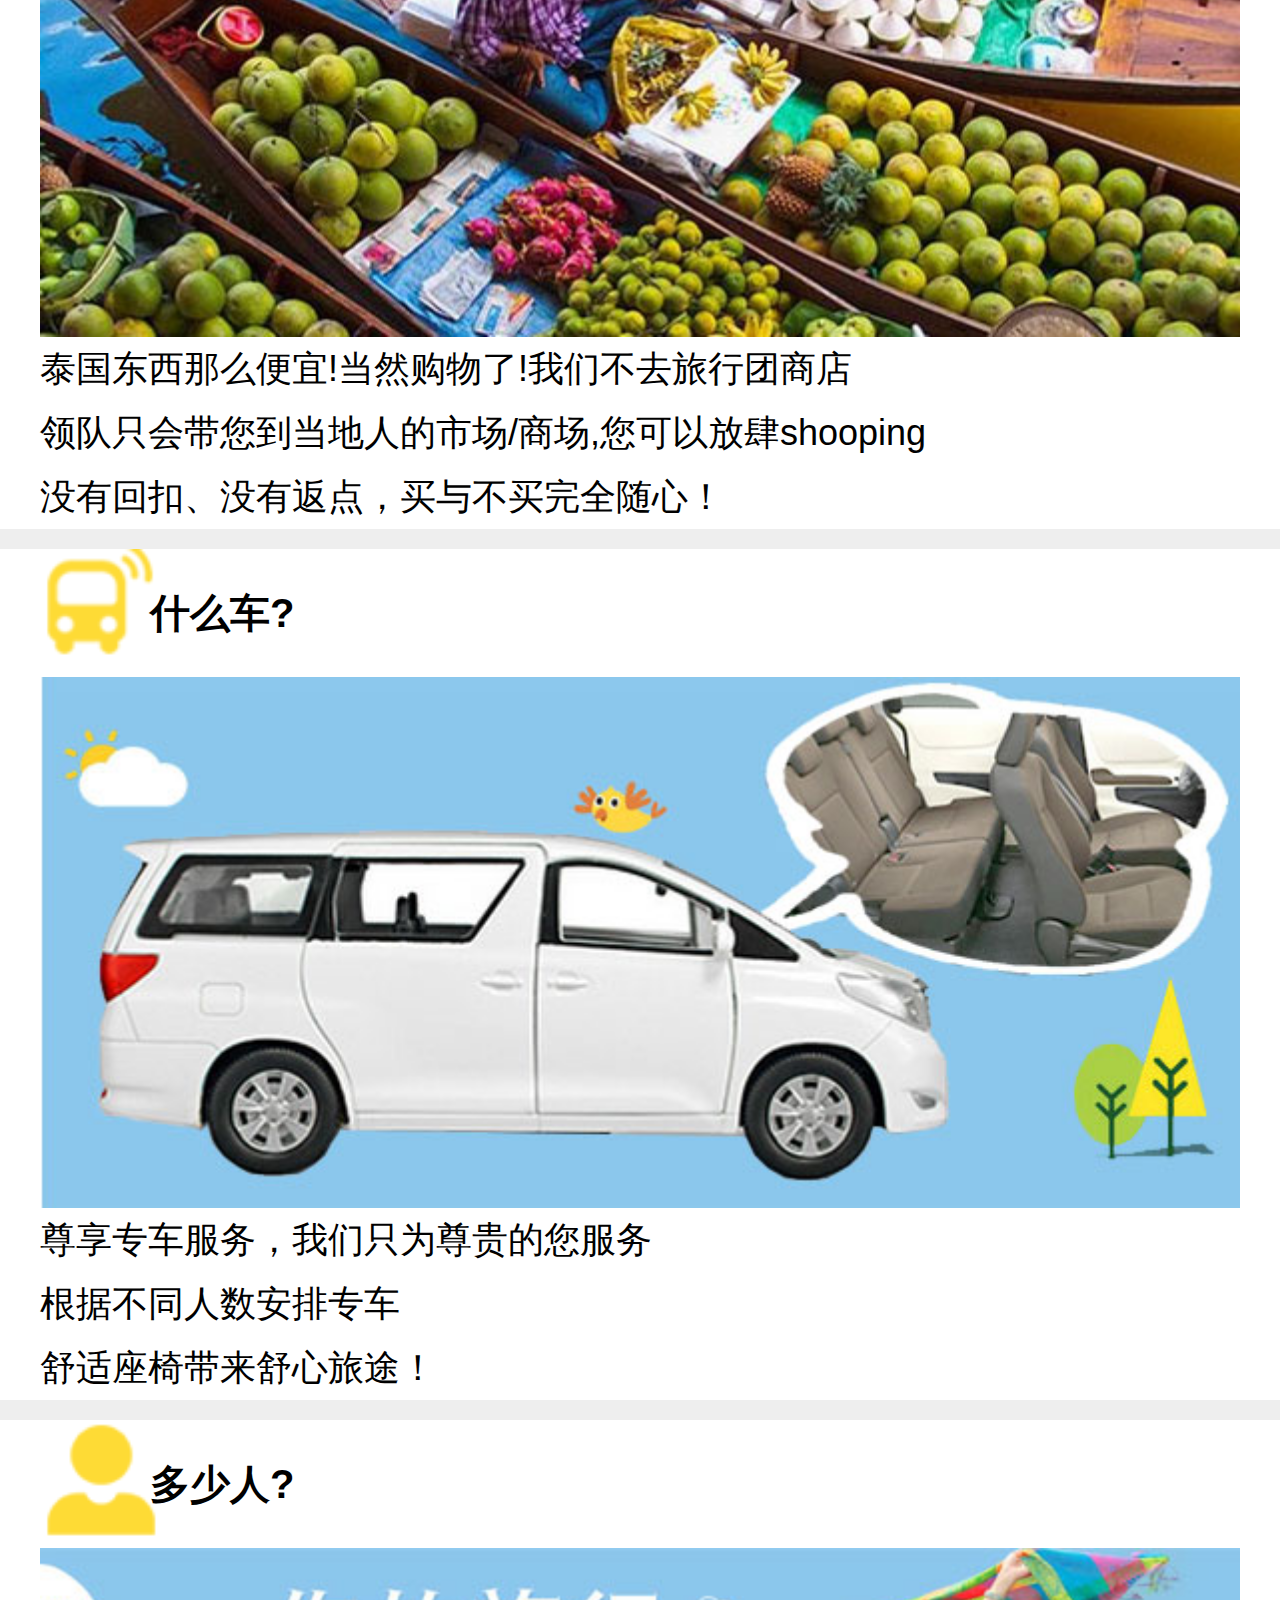
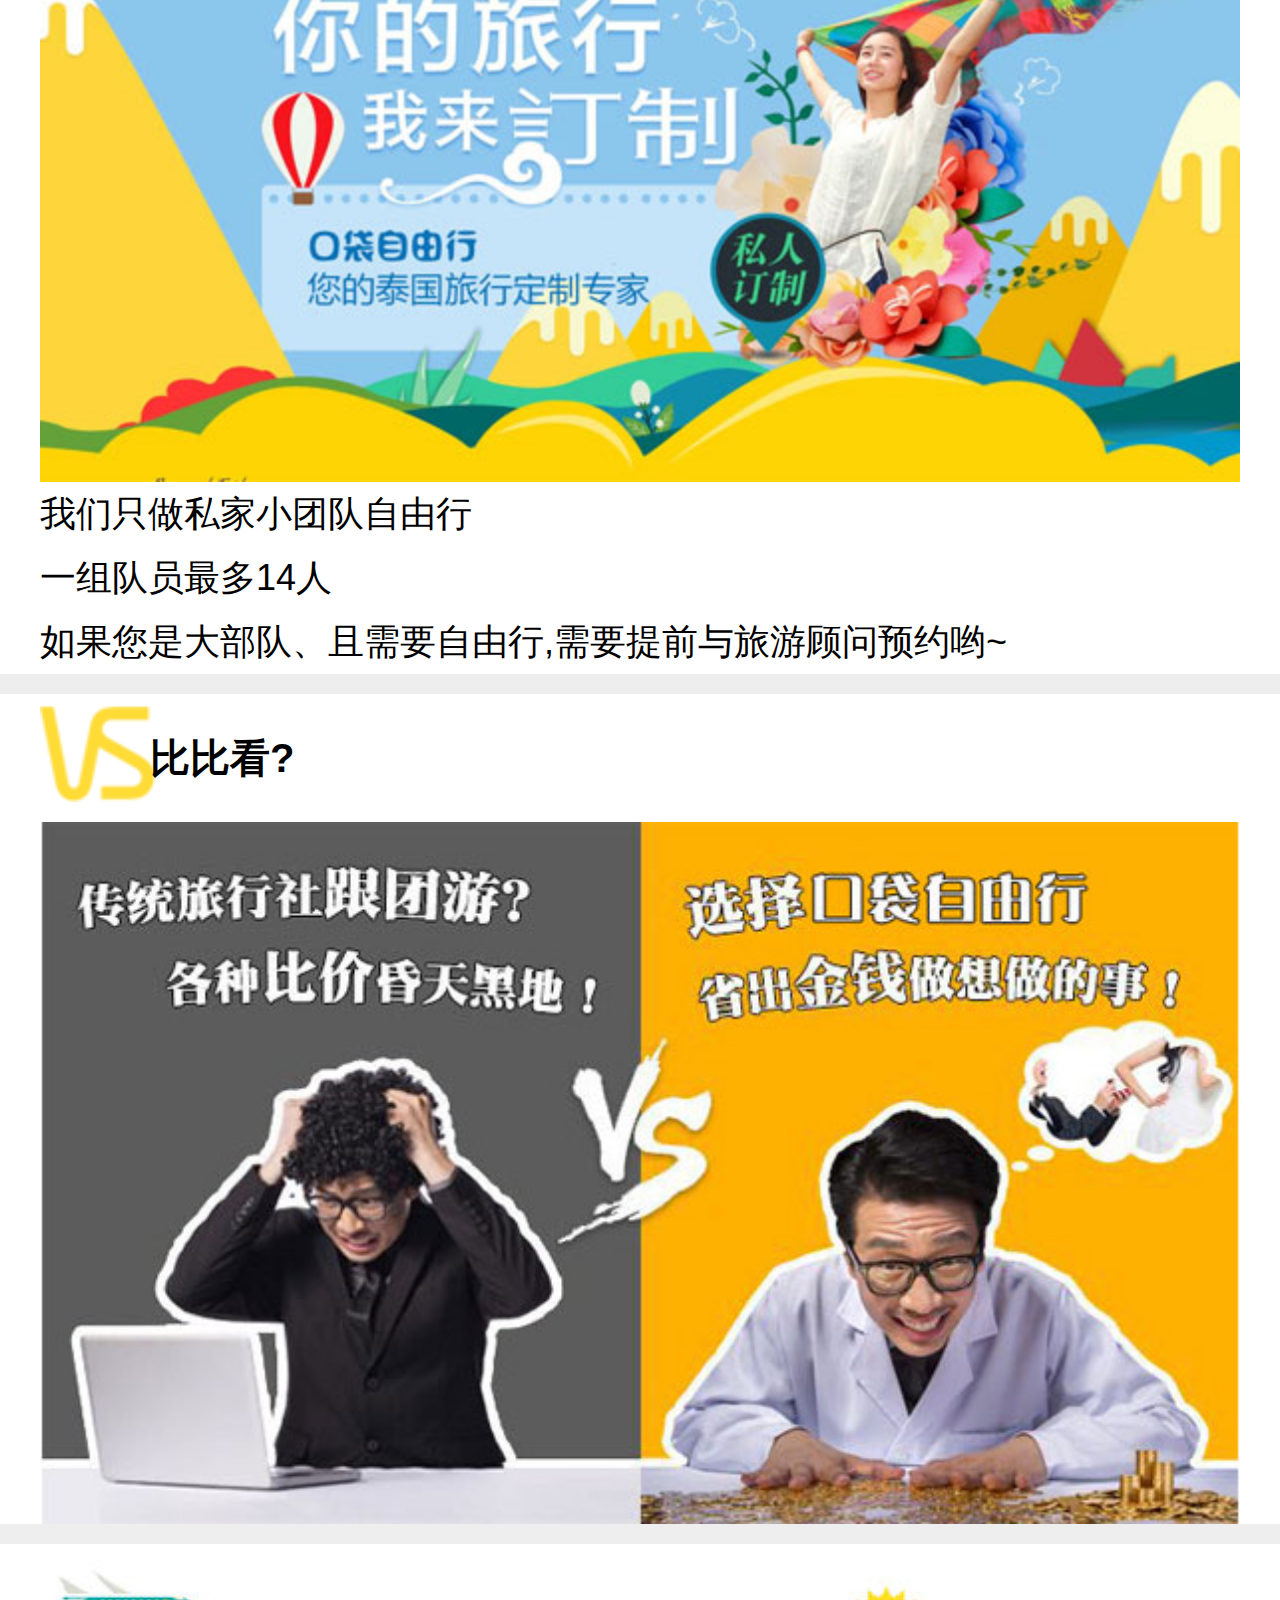
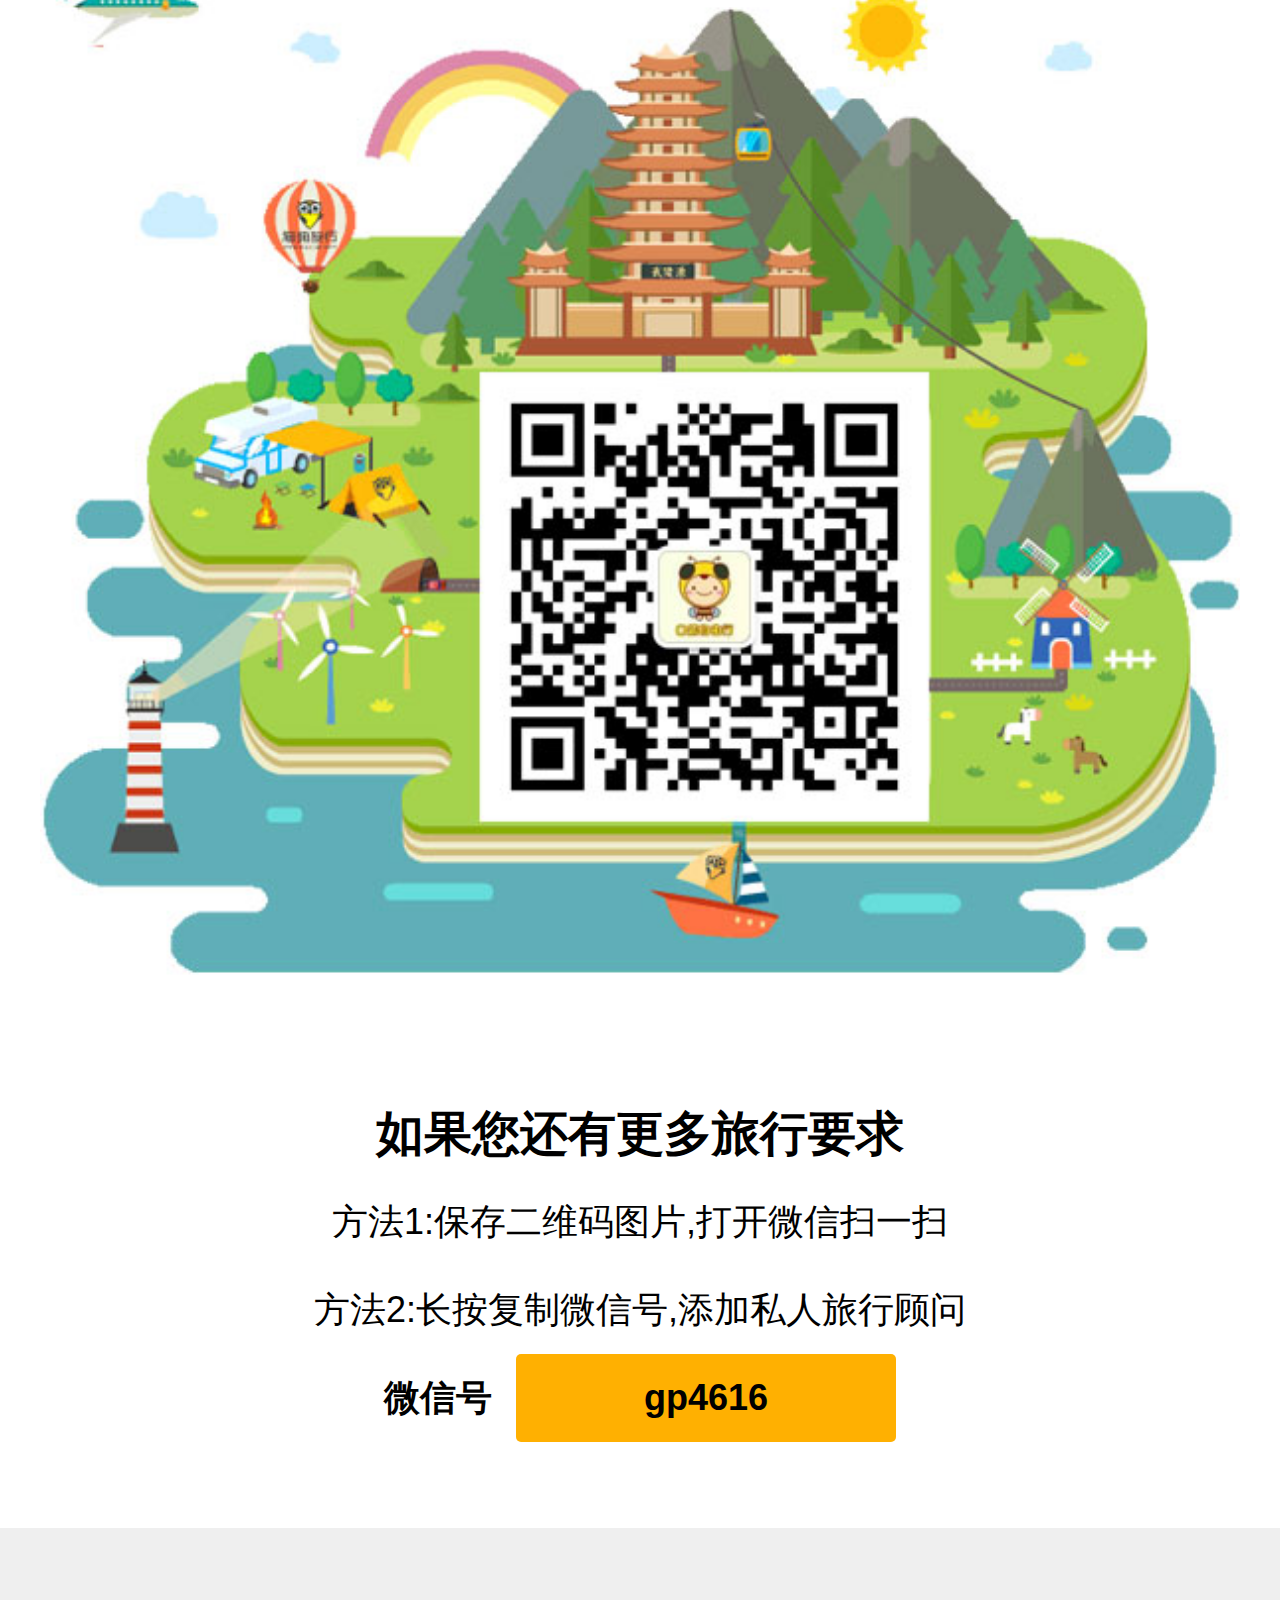
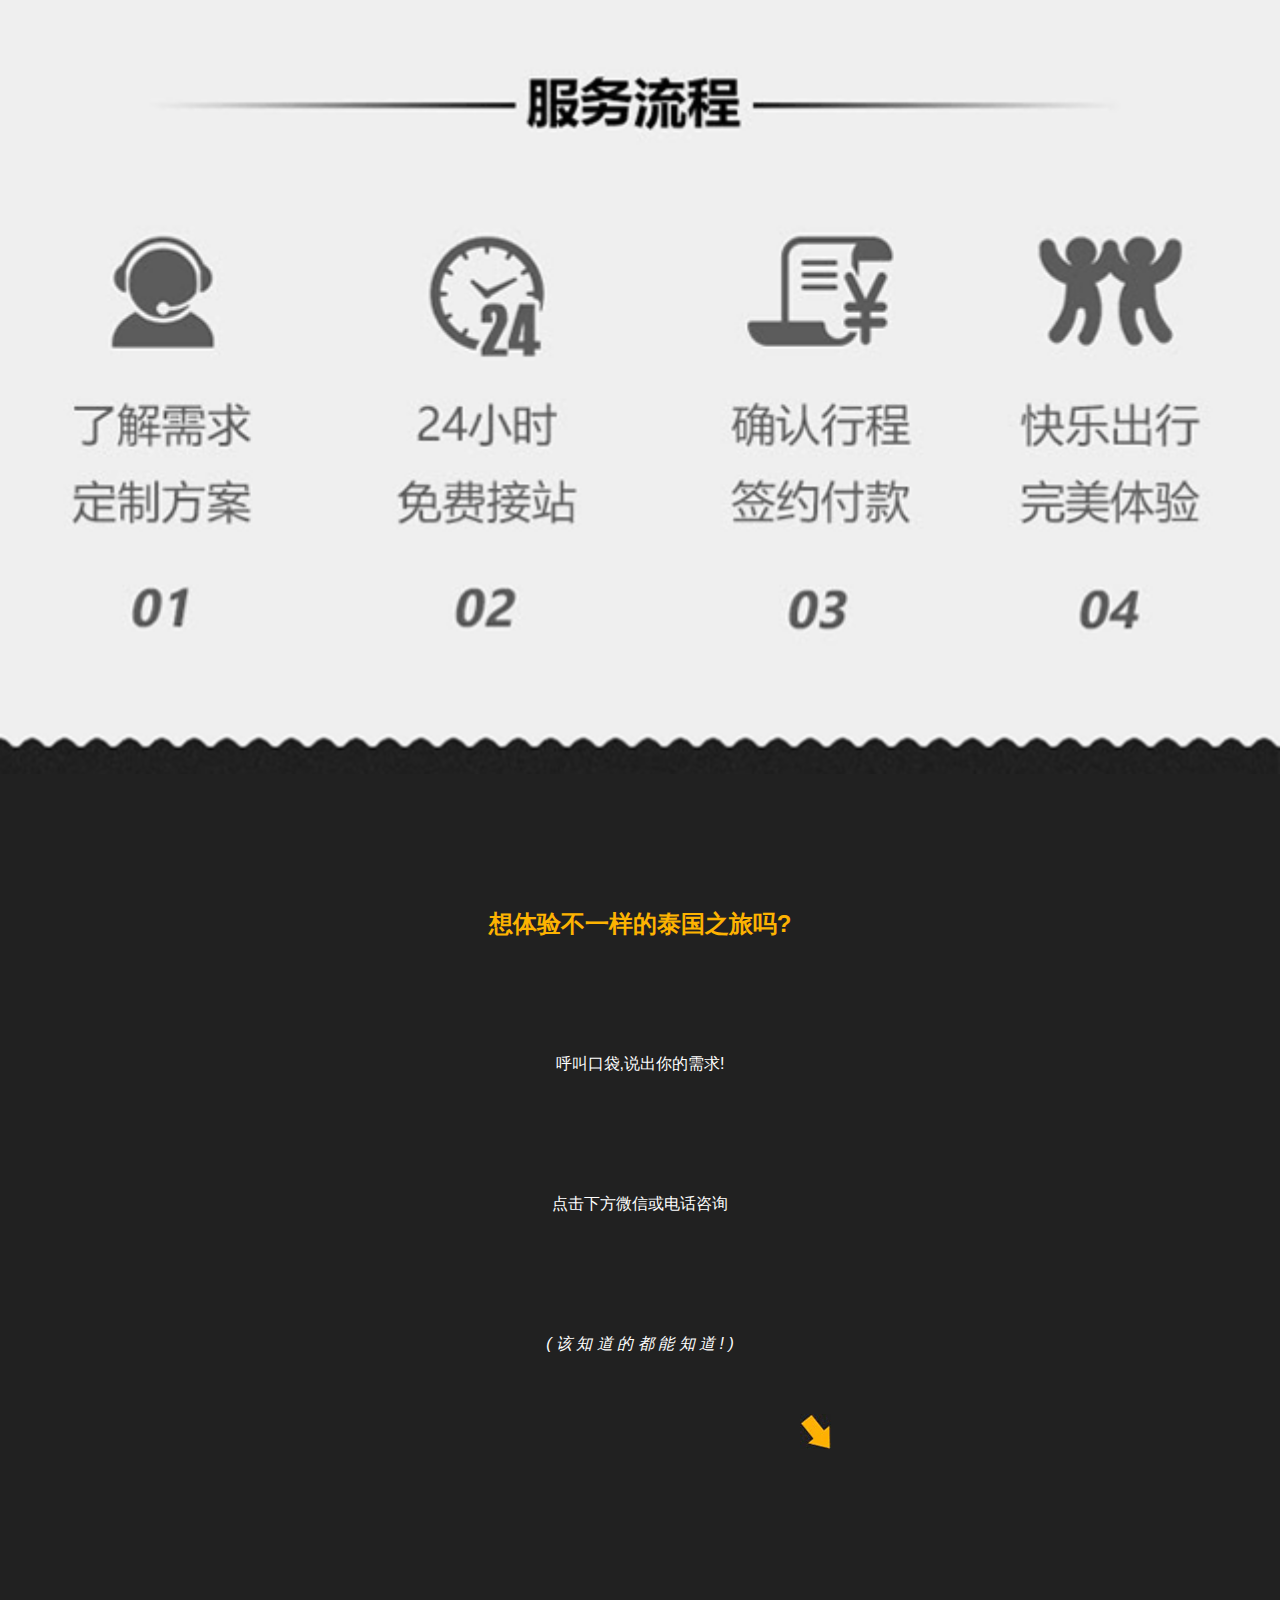
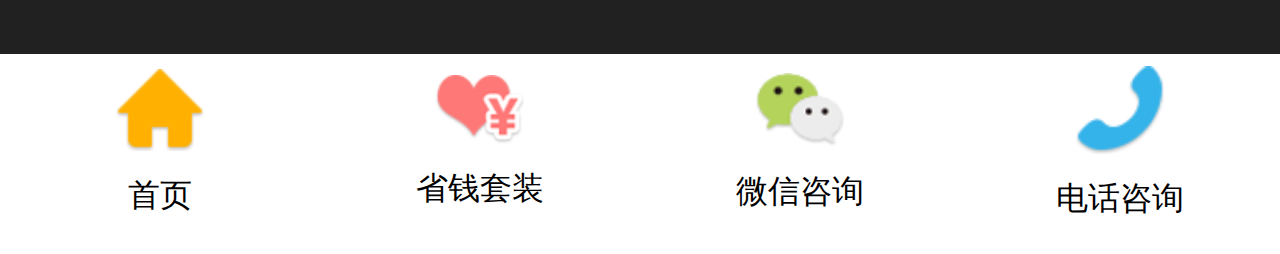
<file: 1.html>
<!DOCTYPE html>
<html lang="en">
<head>
	<meta charset="UTF-8">
	 <meta name="viewport" content="width=device-width, initial-scale=1.0, minimum-scale=1.0,maximum-scale=1.0, user-scalable=0" />
    <meta name="format-detection" content="telephone=no" />
    <meta name="apple-mobile-web-app-status-bar-style" content="black" />
	<title>Document</title>
	<link rel="icon" type="text/css" href="img/index/08.jpeg">
	<link rel="stylesheet" href="1.css">
</head>
<body style='font-size:16px;'>
	 <header class='top'>
			 <div class="logo">
				  <img src="img/logo.png" alt="">
				  <span>|</span>
				  <img src="img/logo_02.png" alt="">
			 </div>
			 <div class='lunbo'>
			 	  <img src="img/index/index-pic_36.jpg" alt="">
			 	  <img src="img/index/index-pic_02.jpg" alt="">
			 	  <img src="img/index/index-pic_19.jpg" alt="">
			 	  <img src="img/index/index-pic_23.jpg" alt="">
			 	  <img src="img/index/index-pic_27.jpg" alt="">
			 	  <img src="img/index/index-pic_30.jpg" alt="">
			 	  <img src="img/index/index-pic_33.jpg" alt="">
			 	  <img src="img/index/index-pic_36.jpg" alt="">
			 	  <img src="img/index/index-pic_02.jpg" alt="">
			 </div>
			 <ul class="banner_index">
                     <li class='current' index='1'></li>
                     <li index='2'></li>
                     <li index='3'></li>
                     <li index='4'></li>
                     <li index='5'></li>
                     <li index='6'></li>
                     <li index='7'></li>
                     <li index='8'></li>
             </ul>
			 <div class='logo-text'>
					<div>
						<img src="img/index/index-bg_05.png" alt="">
						<span style='color:#F9665E;'>省钱玩法</span>
					</div>
					<div>
						<img src="img/index/index-bg_07.png" alt="">
						<span style='color:#FAAF0B;'>口袋自由行</span>
					</div>
					<div>
						<img src="img/index/index-bg_09.png" alt="">
						<span style='color:#2DB7EF;'>咨询预订</span>
					</div>
			 </div>
	 </header>
	 <nav class="navlist">
			<img src="img/index/layout_02.png" class="nav_img1">
			<img src="img/index/index-pic_14.jpg" class="nav_img1">
			<div class='navlist_box1'>
				<p>今天,我们带你走进泰国</p>
				<p>体验<span>不一样</span>的<span class='navlist_span1'>泰国自由行</span></p>
				<p>在这里你可以<span>花钱如女王、拍照如公主!</span></p>
			</div>
			<div class='navlist_box2'>
				 <div class='navlist_box2_text'>
						<h2><span>1分钟</span>了解我们</h2>
						<p>口袋自由行都为您提供哪些服务呢</p>
				 </div>
			</div>
			<div class="navlist_box1 navlist_box1_box">
				  <p><span>全程</span><span class='navlist_span2'>自由行</span>,不跟团</p>
				  <p>尊贵<span>专车、专导</span>服务</p>
				  <p>配备<span class='navlist_span2'>1辆</span>专车、<span class='navlist_span2'>1名</span>领队</p>
				  <p>还有<span class='navlist_span2'>1位</span>旅游顾问<span>24小时</span>跟踪服务</p>
			</div>
			<div class="navlist_box3">
				   <div class="navlist_box3_text1">
						<img src="img/index/zan_03.png" alt="">
						<div>
							如果您旅行的目的<br />
							是在最短的时间内看最多的景点<br />
							旅行对您来说就是下车拍照<br />
							上车睡觉，请绕路<br />
							因为我们深知旅伴的好坏<br />
							对一次旅行是否愉快，至关重要 
						</div>
				   </div>
				   <div class='wire'></div>
				   <div class="navlist_box3_text2">
						<img src="img/index/zan_05.png" alt="">
						<div>
							如果您是一位有品位的旅行者<br />
							追求有深度的，非填鸭式的旅行<br />
							有自助精神，欢迎您的加入<br />
							让我们一起去探索和发现<br />
							深度的了解当地的人文景观<br />
							我们一起度过快乐的泰国之旅
						</div>
				   </div>
			</div>
	 </nav>
	 <div class="text_box text_box1">
			<h2>住哪里?</h2>
			<img src="img/index/index-pic_19.jpg" alt="">
			<p>经济酒店  民宿客栈  豪华酒店<br />口袋君的安排让您的旅行充满了<br />家的温馨与舒适</p>
	 </div>
	 <div class="text_box text_box2">
			<h2>吃什么?</h2>
			<img src="img/index/index-pic_23.jpg" alt="">
			<p>想吃美食？  我们带您到当地人市场品尝最正宗口味<br />想吃海鲜?我们带您到新鲜水产市场1楼自己买,2楼加工<br />丰检由君，领队没有回扣！吃到爽歪歪！</p>
	 </div>
	 <div class="text_box text_box3">
			<h2>玩什么?</h2>
			<img src="img/index/index-pic_27.jpg" alt="">
			<p>旅游顾问为您策划完美泰国自由行<br />不去到此一游的旅行团景点、不发千篇一律的朋友圈<br />领队带你领略真正的泰国！</p>
	 </div>
	 <div class="text_box text_box4">
			<h2>购物吗?</h2>
			<img src="img/index/index-pic_30.jpg" alt="">
			<p>泰国东西那么便宜!当然购物了!我们不去旅行团商店<br />领队只会带您到当地人的市场/商场,您可以放肆shooping<br />没有回扣、没有返点，买与不买完全随心！</p>
	 </div>
	 <div class="text_box text_box5">
			<h2>什么车?</h2>
			<img src="img/index/index-pic_33.jpg" alt="">
			<p>尊享专车服务，我们只为尊贵的您服务<br />根据不同人数安排专车<br />舒适座椅带来舒心旅途！</p>
	 </div>
	 <div class="text_box text_box6">
			<h2>多少人?</h2>
			<img src="img/index/index-pic_36.jpg" alt="">
			<p>我们只做私家小团队自由行<br />一组队员最多14人<br />如果您是大部队、且需要自由行,需要提前与旅游顾问预约哟~</p>
	 </div>
	 <div class="text_box text_box7">
			<h2>比比看?</h2>
			<img src="img/index/index-pic_39.jpg" alt="">
	 </div>
	 <div class="text_bottom">
			<img src="img/index/index-pic_43.jpg" alt="">
			<div class="text_bottom_box1">
				<h2>如果您还有更多旅行要求</h2>
				<p>方法1:保存二维码图片,打开微信扫一扫</p>
				<p>方法2:长按复制微信号,添加私人旅行顾问</p>
				<p class='text_bottom_p'>微信号<span>gp4616</span></p>
			</div>
			<div class='text_bottom_box2'>
				<img src="img/index/index-bg_46.png" class="text_box_img2">
			</div>
			<div class="text_bottom_box3">
				<img src="img/index/index-bg_48.png" alt="">
				<div>
					 <h2>想体验不一样的泰国之旅吗?</h2>
					 <p>呼叫口袋,说出你的需求!</p>
					 <p>点击下方微信或电话咨询</p>
					 <em>( 该 知 道 的 都 能 知 道 ! )</em>
				</div>
			</div>
			<div class="text_bottom_box4">
				  <div>
						<img src="img/fnav_01.png" alt="">
						<p>首页</p>
				  </div>
				  <div>
						<img src="img/fnav_04.png" alt="">
						<p>省钱套装</p>
				  </div>
				  <div>
						<img src="img/fnav_02.png" alt="">
						<p>微信咨询</p>
				  </div>
				  <div>
						<img src="img/fnav_03.png" alt="">
						<p>电话咨询</p>
				  </div>
			</div>
	 </div>
</body>
<script>
		var html=document.documentElement;
		var width=html.getBoundingClientRect().width;
		html.style.fontSize=width/6.4+'px';
		!(function(a,img,c,d,e,f,g,width,price){
		    var navlist=document.getElementsByClassName(a)[0];
		    var navlist_box=document.getElementsByClassName(img)[0];
		    var navlist_dot=document.getElementsByClassName(c)[0];
		    var navlist_dot_div=navlist_dot.getElementsByTagName(d);
		    var screen_width = document.body.offsetWidth;
		    var x=-100;
		    var index=0;
		    var time=setInterval(fun,3000);
		    function fun(){
		        if(x==-width){
		            x=0;
		            navlist_box.style.transition='0s all ease';
		            navlist_box.style.left=x+'%';
		            setTimeout(function(){
		                x=-100;
		                index=0;
		                fun1()
		                navlist_dot_div[index].className=g;
		                navlist_box.style.transition='0.3s all ease';
		                navlist_box.style.left=x+'%';
		            },10)
		        }else{
		            x-=100;
		            if(index==price){
		                index=price;
		            }else{
		                index+=1;
		            }
		            fun1()
		            navlist_dot_div[index].className=g;
		            navlist_box.style.transition='0.3s all ease';
		            navlist_box.style.left=x+'%';
		        }
		    }
		    function fun1(){
		        for(var j=0;j<navlist_dot_div.length;j++){
		            navlist_dot_div[j].className='';
		        }
		    }
		    for(var i=0;i<navlist_dot_div.length;i++){
		        navlist_dot_div[i].onclick=function(){
		            var navlist_dot_index=this.getAttribute('index');
		            index=navlist_dot_index-1;
		            fun1()
		            this.className=g;
		            x=navlist_dot_index*-100;   
		            navlist_box.style.transition='0.3s all ease';
		            navlist_box.style.left=x+'%';   
		        }
		    }
		        var startX = 0;
		        var moveX = 0;
		        var navlist_box_left=0;
		        // 记录 distanceX：从移动到开始的距离
		        var distanceX = 0;
		        navlist_box.addEventListener('touchstart',function (event) {
		        // 关闭定时器
		        clearInterval(time);
		        // 关闭过渡效果
		        navlist_box.style.transition = '';
		        // 记录开始值
		        startX = event.touches[0].clientX;
		    })

		    // 触摸中
		    navlist_box.addEventListener('touchmove',function (event) {
		        // 计算移动的值
		        moveX = event.touches[0].clientX - startX;
		        if(moveX>-320&&moveX<320){
		            navlist_box.style.marginLeft=moveX+'px';
		        }
		    })
		    navlist_box.addEventListener('touchend',function (event) {
		        // 定义 最大的 偏移值
		        var maxDistance = screen_width/3;

		      
		        if(Math.abs(moveX)>maxDistance){
		            navlist_box.style.margin=0+'px';
		            if (moveX>=0) {
		                x+=100;
		                navlist_box.style.transition = 'all 0.3s';
		                navlist_box.style.left = x+'%';
		                if(index==0){
		                    index=price;
		                    fun1()
		                    navlist_dot_div[index].className=g;
		                }else{
		                    index-=1;
		                    fun1()
		                    navlist_dot_div[index].className=g;
		                }
		                setTimeout(function(){
		                    if(x==0){
		                        x=-width;
		                        navlist_box.style.transition='0s all ease';
		                        navlist_box.style.left=x+'%';  
		                        index=price;
		                        fun1()
		                        navlist_dot_div[index].className=g;    
		                    }
		                },600)
		            }else{
		                x-=100;
		                navlist_box.style.transition = 'all 0.3s';
		                navlist_box.style.left = x+'%';
		                if(index==price){
		                    index=0;
		                    fun1()
		                    navlist_dot_div[index].className=g;
		                }else{
		                    index+=1;
		                    fun1()
		                    navlist_dot_div[index].className=g;
		                }
		                setTimeout(function(){
		                if(x==-width-100){
		                    x=-100;
		                    navlist_box.style.transition='0s all ease';
		                    navlist_box.style.left=x+'%';  
		                    index=0;
		                    fun1()
		                    navlist_dot_div[index].className=g;    
		                }
		            },600)
		            }
		        }else{
		            navlist_box.style.transition='0.3s all ease';
		            navlist_box.style.margin=0+'px';
		        }
		       time=setInterval(fun,3000);
		   })
		})('top','lunbo','banner_index','li','','','current',800,7);
</script>
</html>
</file>
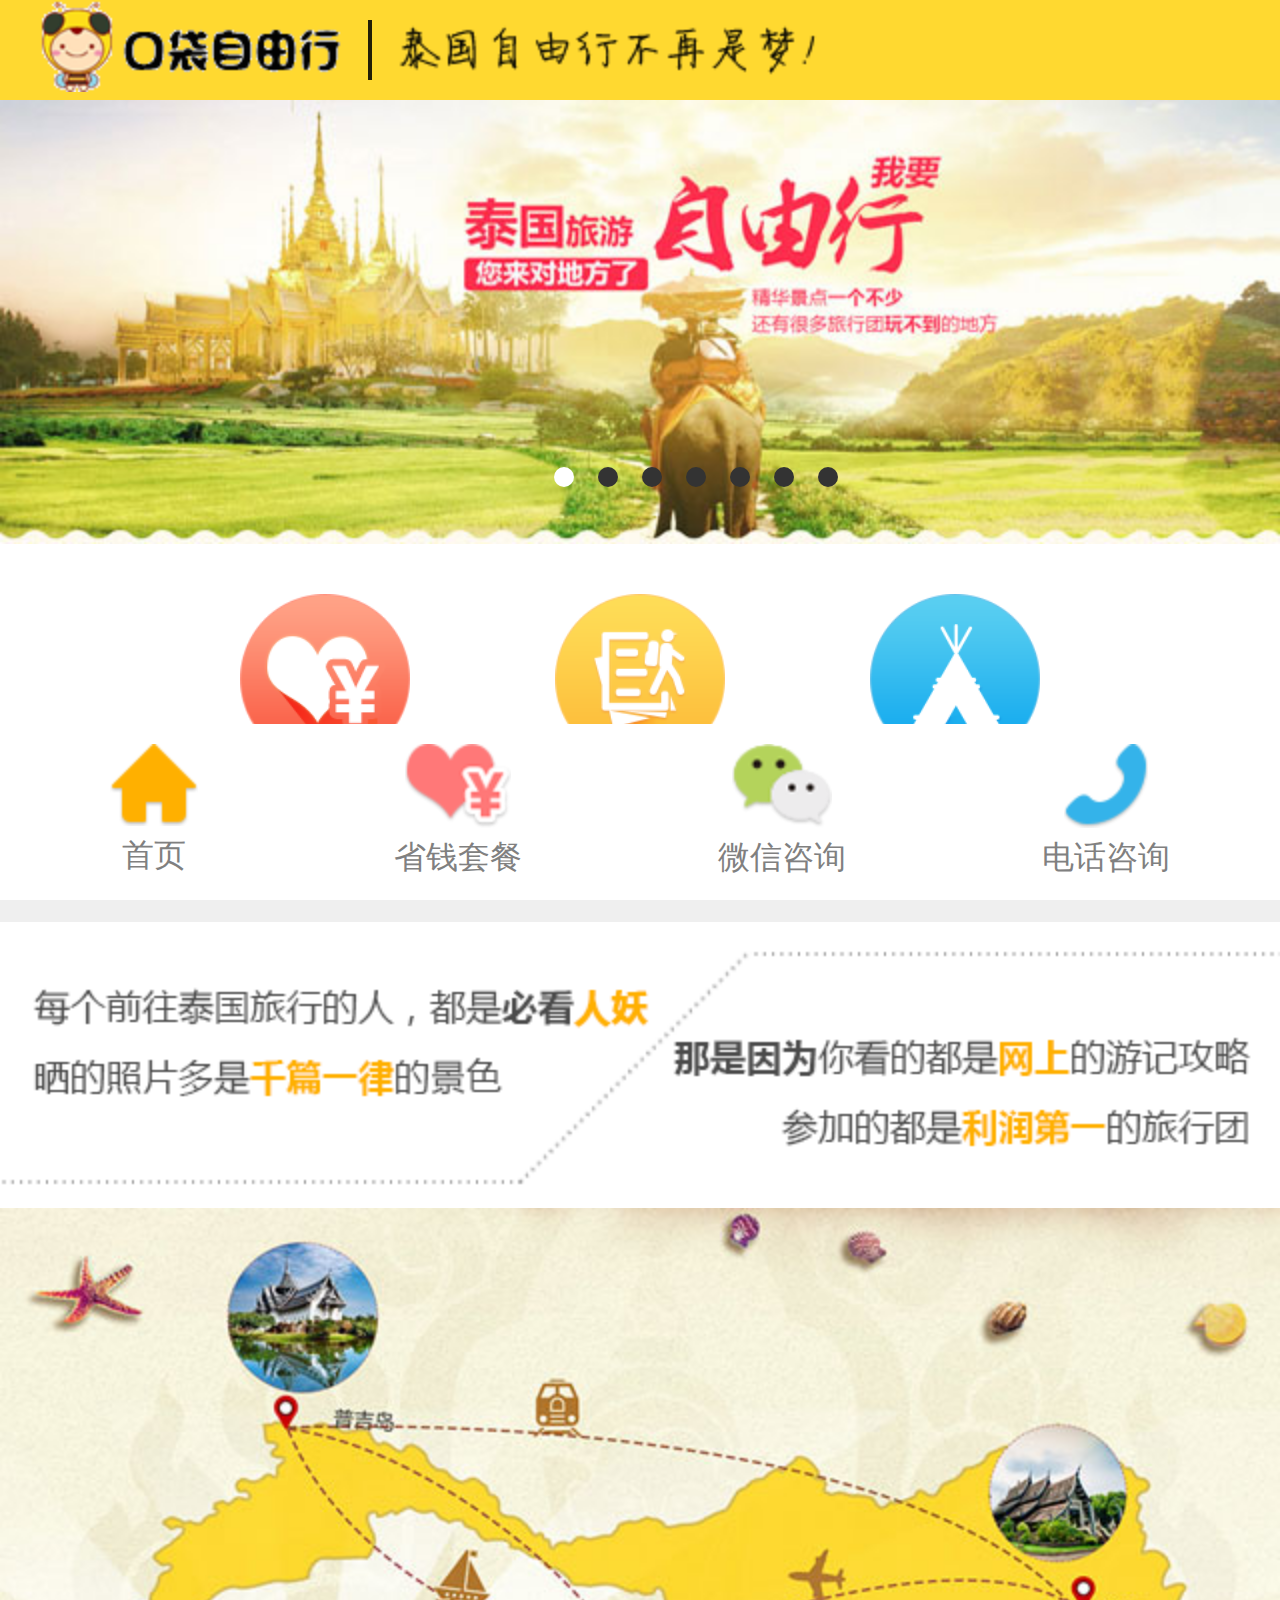
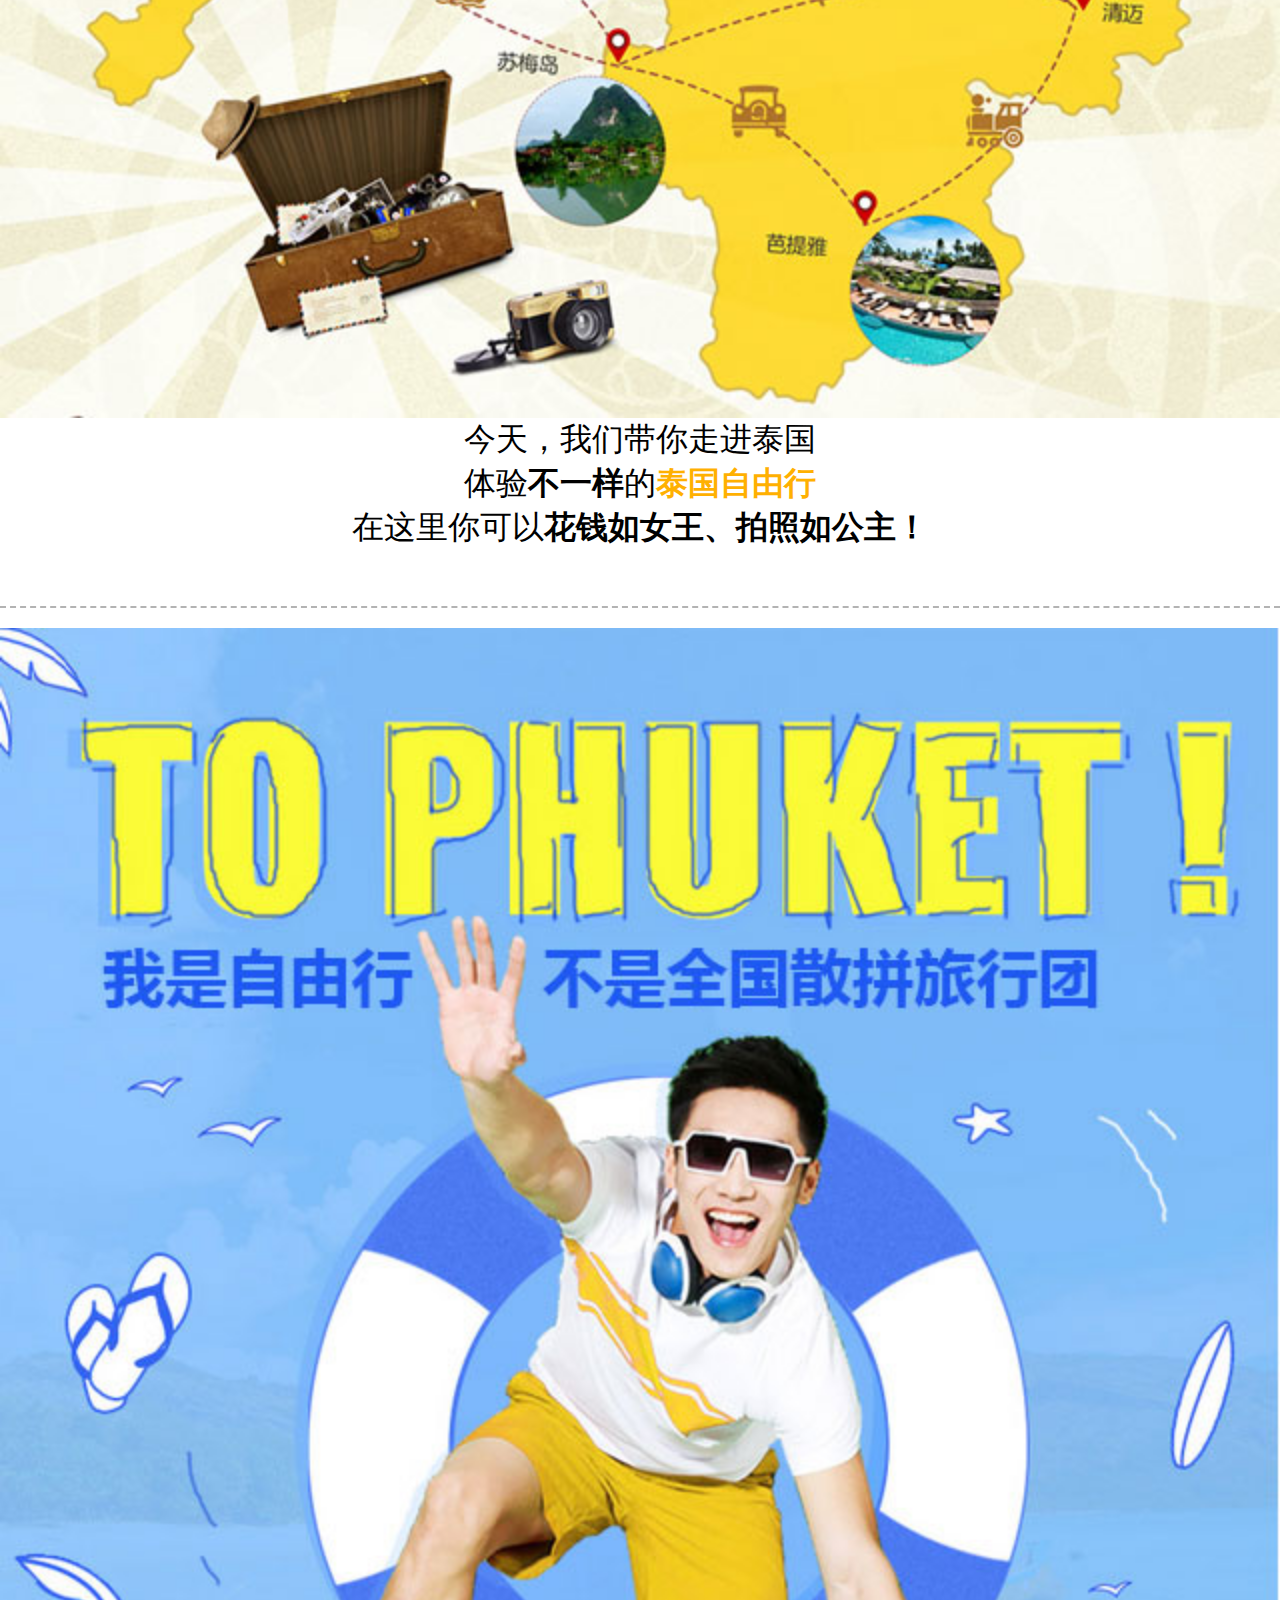
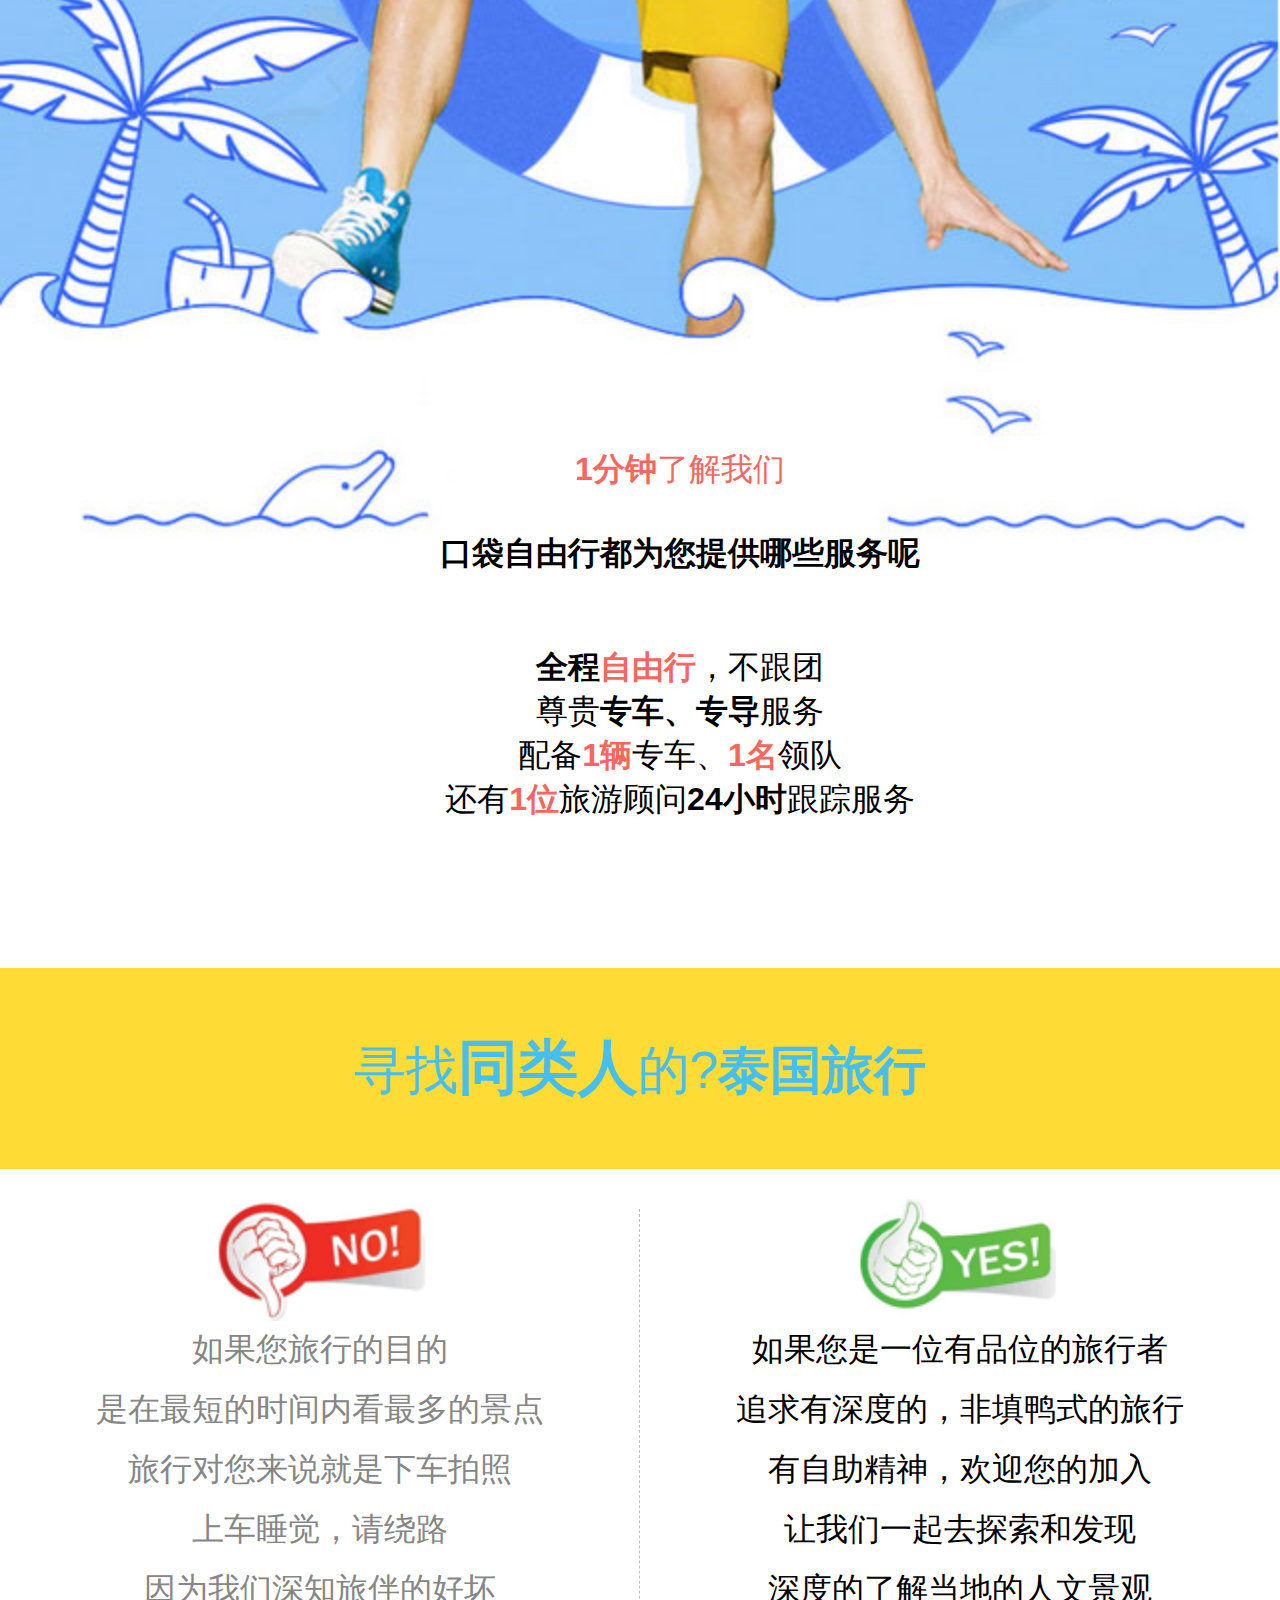
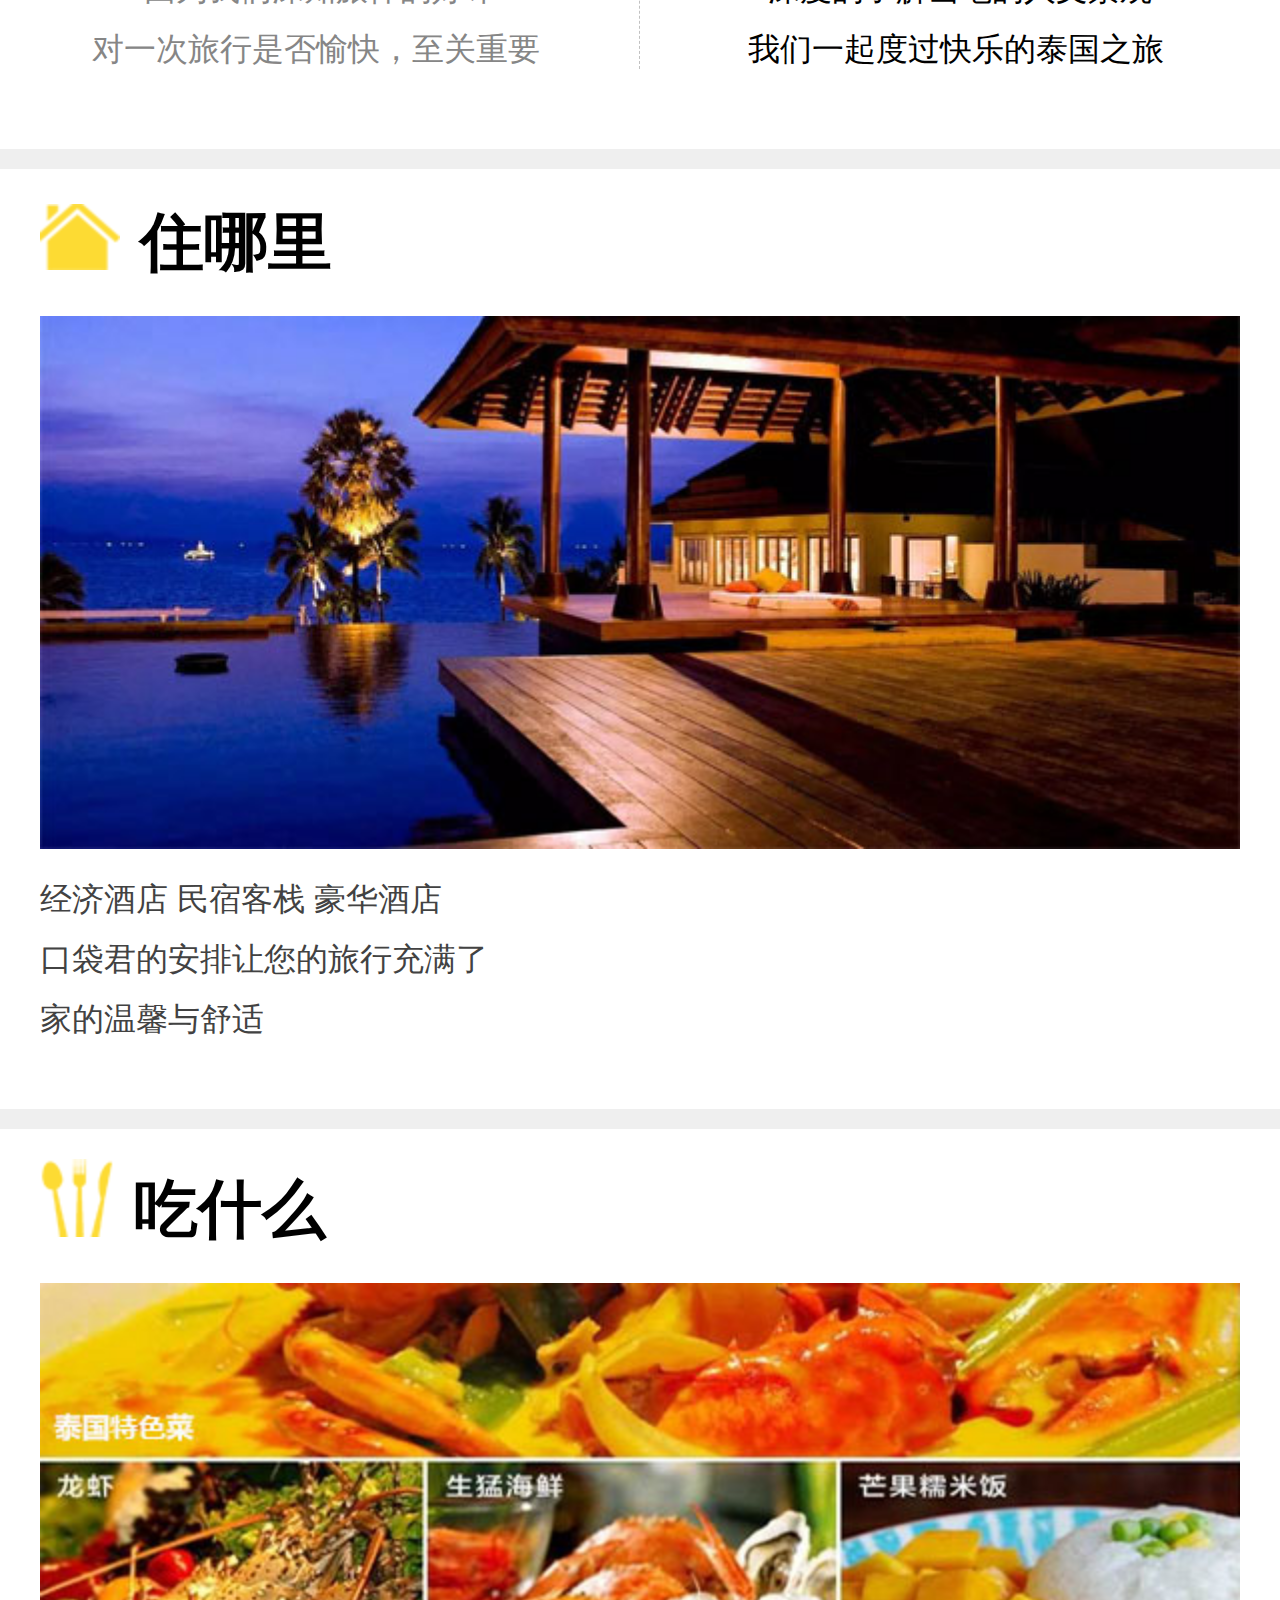
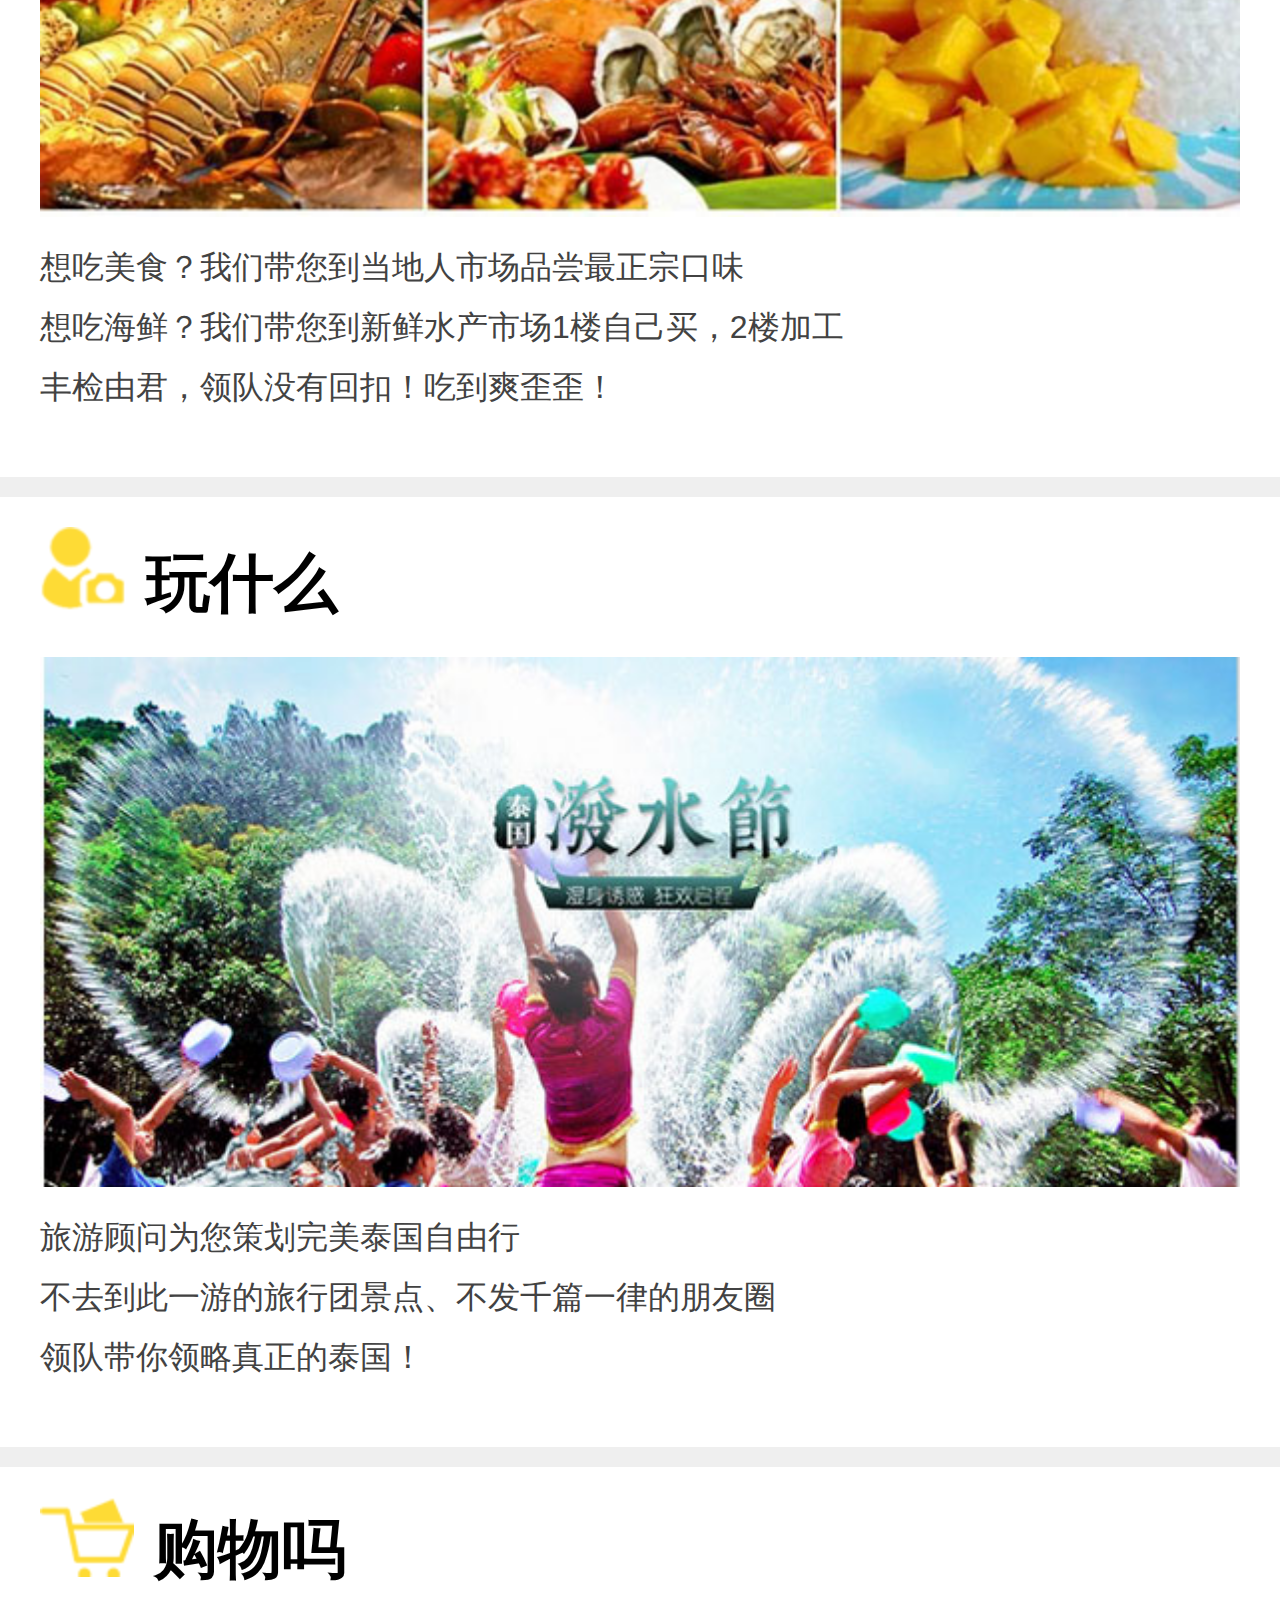
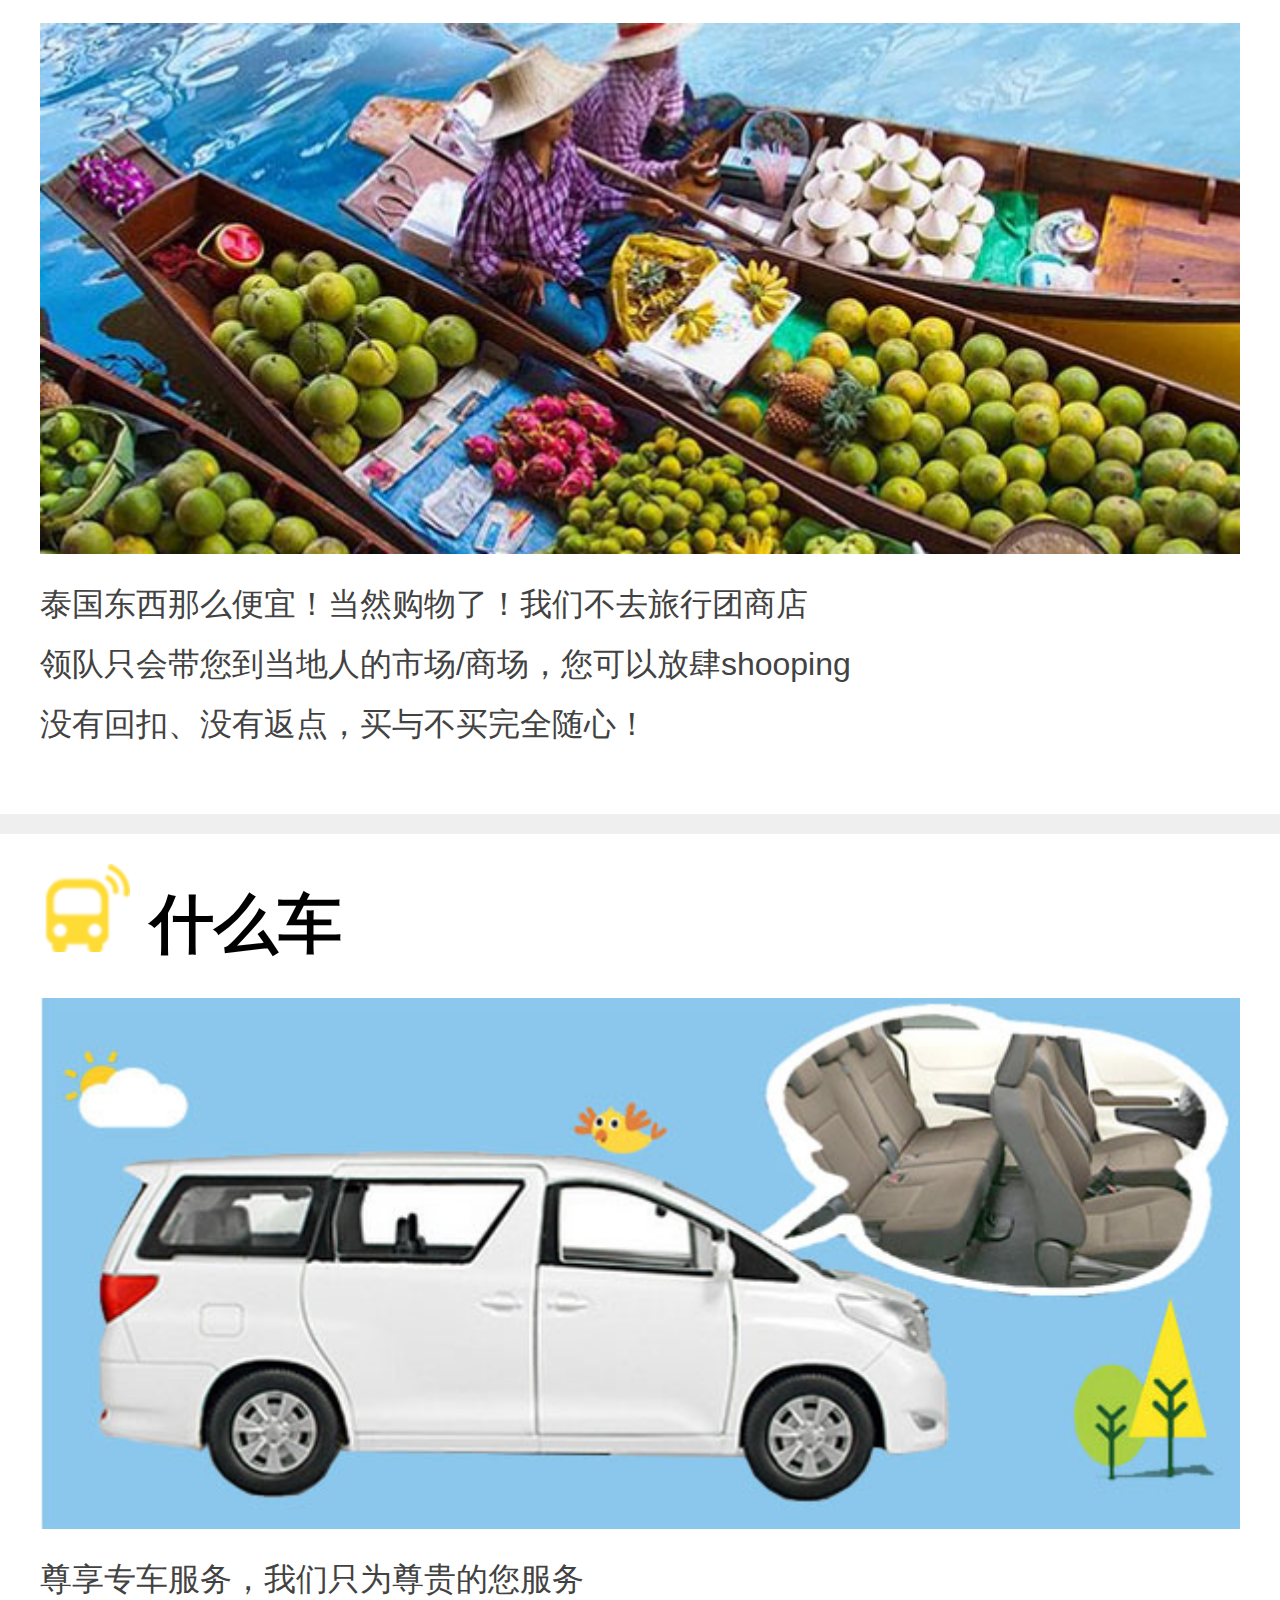
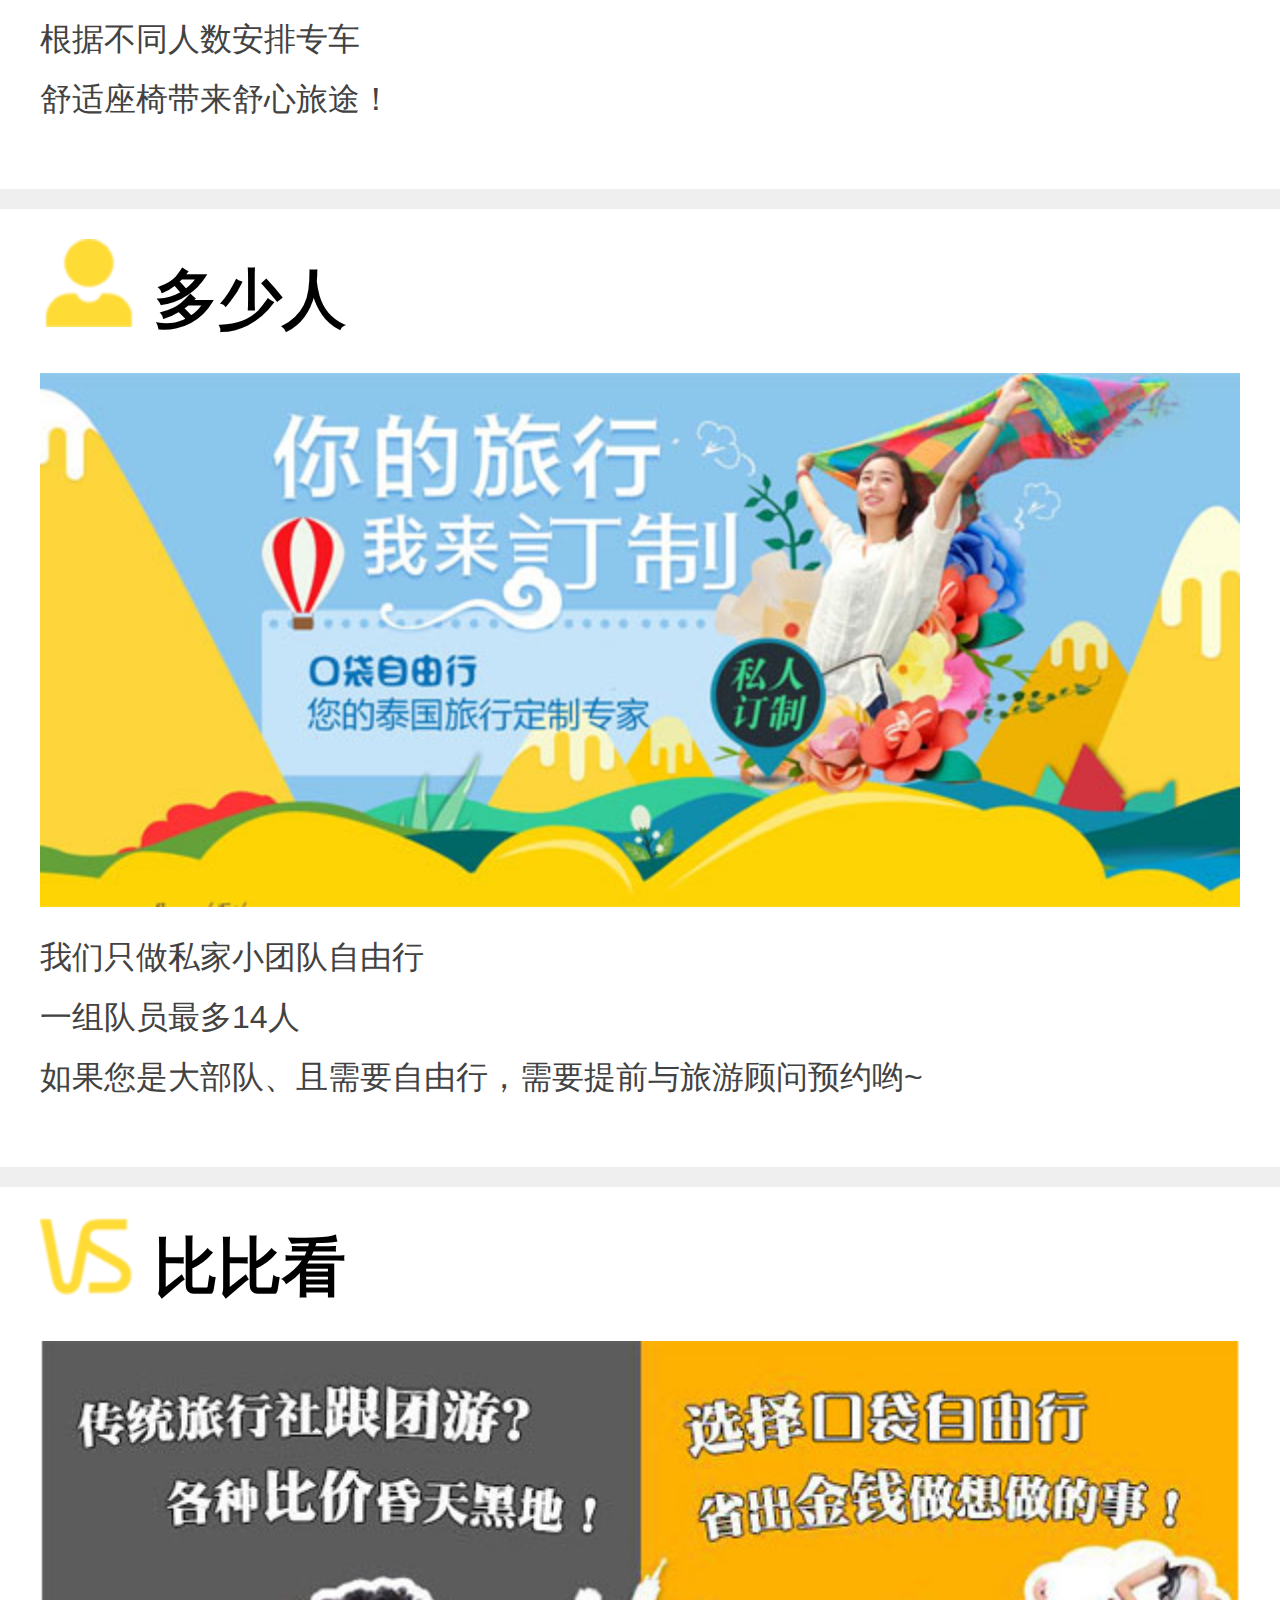
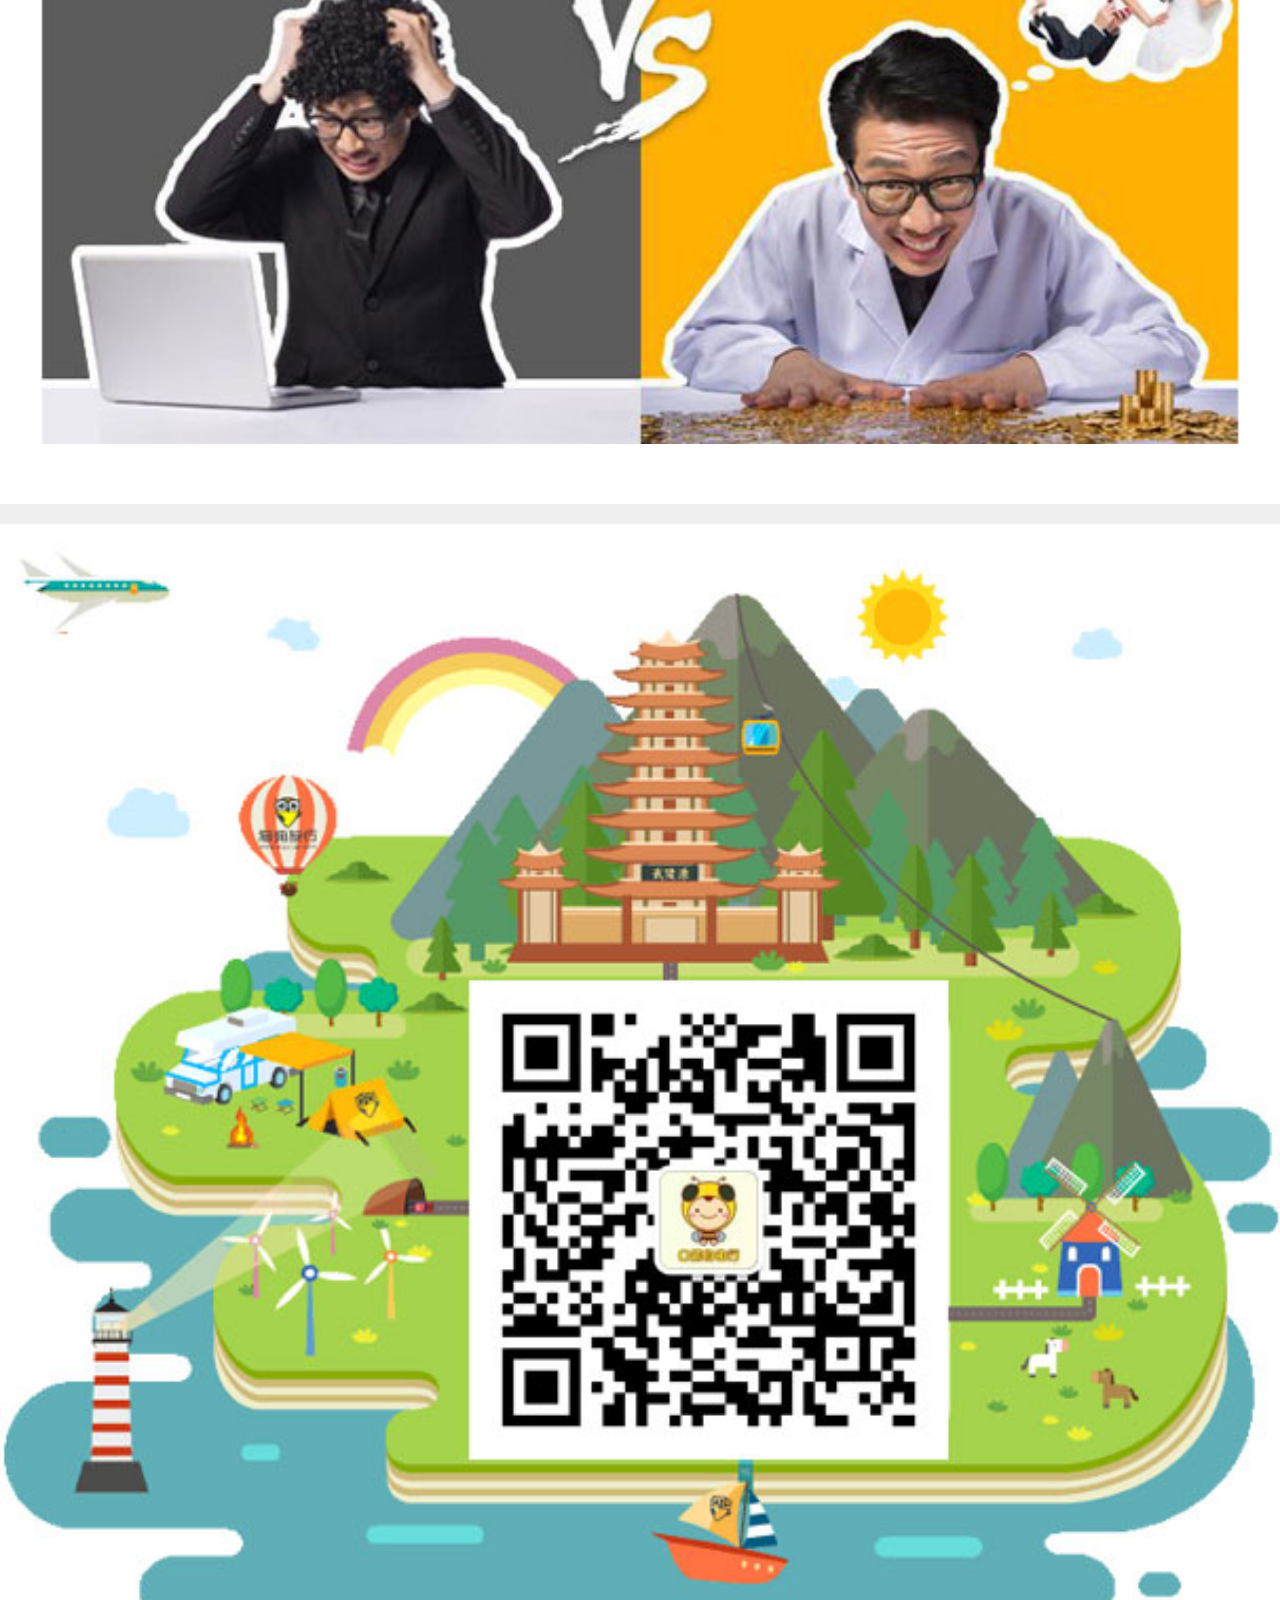
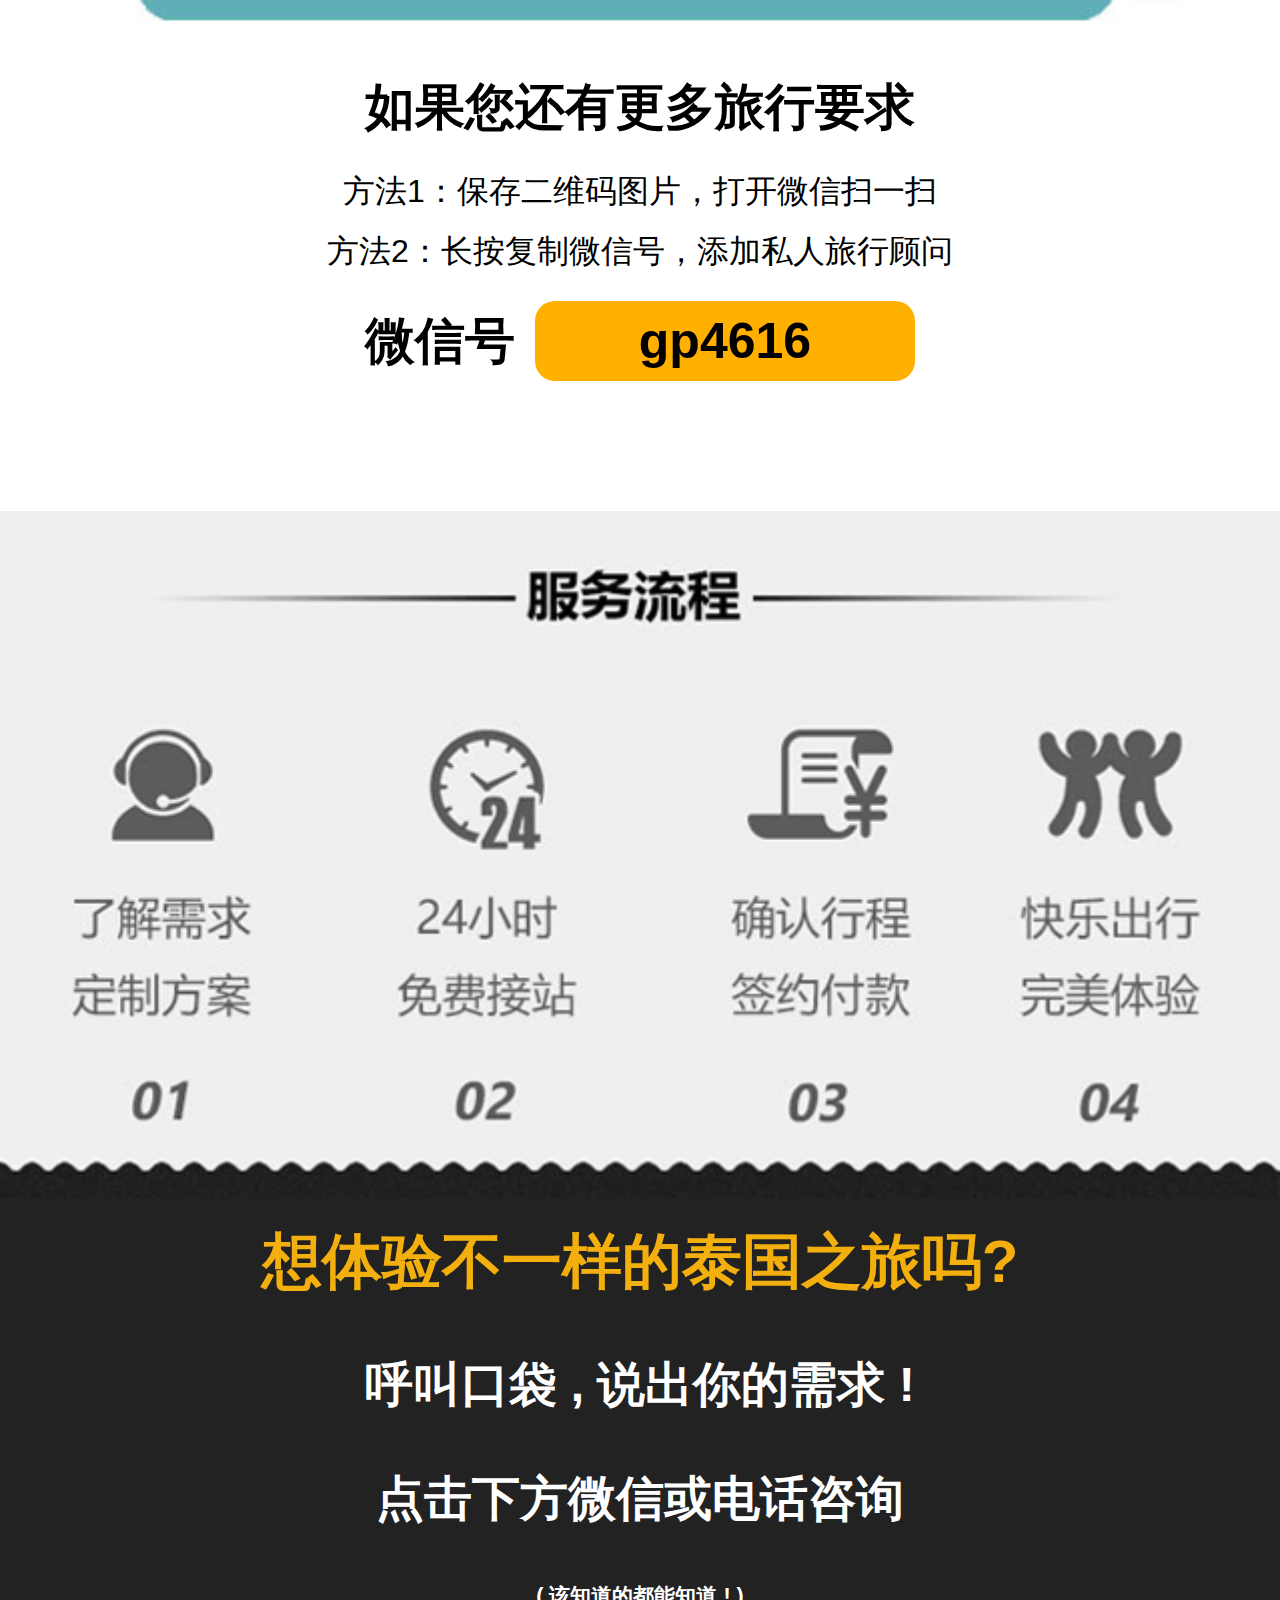
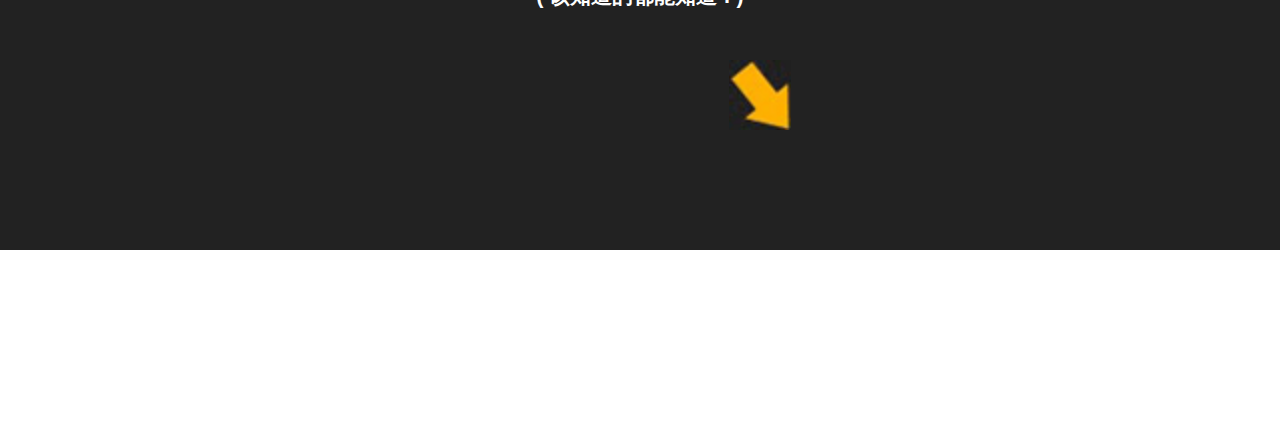
<file: 向文芳泰国/tai.html>
<!DOCTYPE html>
<html lang="en">
<head>
	<meta charset="UTF-8">
	<title>泰国自由行</title>
	<meta name="viewport" content="width=device-width,initial-scale=1.0,user-scalable=0">
	<link rel="stylesheet" type="text/css" href="tai.css">
	<script src="TouchSlide.1.1.js"></script>
	<script type="text/javascript">
		(function(){
			var html=document.documentElement;
			var whtml=html.getBoundingClientRect().width;
			html.style.fontSize=whtml/6.4+"px";
		})();
	</script>
</head>
<body>
	<header>
		<img src="images/logo.png" class="logo">
		<span></span>
		<img src="images/logo_02.png">
	</header>
	<!-- 广告图 -->
	<div id="slideBox" class="slideBox">
		<div class="bd">
			<ul>
				<li>
					<a class="pic" href="#"><img src="images/index/index-pic_02.jpg" /></a>
				</li>
				<li>
					<a class="pic" href="#"><img src="images/index/index-pic_19.jpg" /></a>
				</li>
				<li>
					<a class="pic" href="#"><img src="images/index/index-pic_23.jpg" /></a>
				</li>
				<li>
					<a class="pic" href="#"><img src="images/index/index-pic_27.jpg" /></a>
				</li>
				<li>
					<a class="pic" href="#"><img src="images/index/index-pic_30.jpg" /></a>
				</li>
				<li>
					<a class="pic" href="#"><img src="images/index/index-pic_33.jpg" /></a>
				</li>
				<li>
					<a class="pic" href="#"><img src="images/index/index-pic_36.jpg" /></a>
				</li>
			</ul>
		</div>
		<div class="hd">
			<ul></ul>
		</div>
	</div>
	<ul class="skz flex">
		<li><a href="">
			<img src="images/index/index-bg_05.png" alt="">
			<h3 class="red">省钱玩法</h3>
		</a></li>
		<li><a href="">
			<img src="images/index/index-bg_07.png" alt="">
			<h3 class="orange">口袋自由行</h3>
		</a></li>
		<li><a href="">
			<img src="images/index/index-bg_09.png" alt="">
			<h3 class="blue">咨询预订</h3>
		</a></li>
	</ul>
	<!-- 详情介绍 -->
	<section class="xqjs">
		<!-- 泰国游 -->
		<div class="fff tgy">
			<img src="images/index/layout_02.png" class="layout">
			<img src="images/index/index-pic_14.jpg">
			<p>今天，我们带你走进泰国</p>
			<p>体验<strong>不一样</strong>的<strong class="orange">泰国自由行</strong></p>
			<p class="hq">在这里你可以<strong>花钱如女王、拍照如公主！</strong></p>
			<div class="zyx">
				<img src="images/index/index-pic_16.jpg">
				<section class="zyxnr">
					<p class="red"><strong>1分钟</strong>了解我们</p>
					<strong>口袋自由行都为您提供哪些服务呢</strong>
					<ul>
						<li><strong>全程</strong><strong class="red">自由行</strong>，不跟团</li>
						<li>尊贵<strong>专车、专导</strong>服务</li>
						<li>配备<strong class="red">1辆</strong>专车、<strong class="red">1名</strong>领队</li>
						<li>还有<strong class="red">1位</strong>旅游顾问<strong>24小时</strong>跟踪服务</li>
					</ul>
				</section>					
			</div>
		</div>
		<!-- 同类人 -->
		<section class="tlr">
			<p class="blue">寻找<strong class="font">同类人</strong>的?<strong>泰国旅行</strong></p>
			<section class="flex tlrms fff">
				<ul>
					<li><img src="images/index/zan_03.png"></li>
					<li>如果您旅行的目的</li>
					<li>是在最短的时间内看最多的景点</li>
					<li>旅行对您来说就是下车拍照</li>
					<li>上车睡觉，请绕路</li>
					<li>因为我们深知旅伴的好坏</li>
					<li>对一次旅行是否愉快，至关重要 </li>
				</ul>
				<ul>
					<li><img src="images/index/zan_05.png"></li>
					<li>如果您是一位有品位的旅行者</li>
					<li>追求有深度的，非填鸭式的旅行</li>
					<li>有自助精神，欢迎您的加入</li>
					<li>让我们一起去探索和发现</li>
					<li>深度的了解当地的人文景观</li>
					<li>我们一起度过快乐的泰国之旅 </li>
				</ul>
			</section>
		</section>
		<!-- 住哪里 -->
		<section class="znl fff">
			<h1><i class="znl-img"></i>住哪里</h1>
			<img src="images/index/index-pic_19.jpg">
			<p class="first">经济酒店  民宿客栈  豪华酒店 </p>
			<p>口袋君的安排让您的旅行充满了</p>
			<p>家的温馨与舒适</p>
		</section>
		<!-- 吃什么 -->
		<section class="znl fff">
			<h1><i class="csm-img"></i>吃什么</h1>
			<img src="images/index/index-pic_23.jpg">
			<p class="first">想吃美食？我们带您到当地人市场品尝最正宗口味</p>
			<p>想吃海鲜？我们带您到新鲜水产市场1楼自己买，2楼加工</p>
			<p>丰检由君，领队没有回扣！吃到爽歪歪！</p>
		</section>		
		<!-- 玩什么 -->
		<section class="znl fff">
			<h1><i class="wsm-img"></i>玩什么</h1>
			<img src="images/index/index-pic_27.jpg">
			<p class="first">旅游顾问为您策划完美泰国自由行</p>
			<p>不去到此一游的旅行团景点、不发千篇一律的朋友圈</p>
			<p>领队带你领略真正的泰国！</p>
		</section>	
		<!-- 购物吗 -->
		<section class="znl fff">
			<h1><i class="gwm-img"></i>购物吗</h1>
			<img src="images/index/index-pic_30.jpg">
			<p class="first">泰国东西那么便宜！当然购物了！我们不去旅行团商店</p>
			<p>领队只会带您到当地人的市场/商场，您可以放肆shooping</p>
			<p>没有回扣、没有返点，买与不买完全随心！</p>
		</section>	
		<!-- 什么车 -->
		<section class="znl fff">
			<h1><i class="smc-img"></i>什么车</h1>
			<img src="images/index/index-pic_33.jpg">
			<p class="first">尊享专车服务，我们只为尊贵的您服务</p>
			<p>根据不同人数安排专车</p>
			<p>舒适座椅带来舒心旅途！</p>
		</section>	
		<!-- 多少人 -->
		<section class="znl fff">
			<h1><i class="dsr-img"></i>多少人</h1>
			<img src="images/index/index-pic_36.jpg">
			<p class="first">我们只做私家小团队自由行</p>
			<p>一组队员最多14人</p>
			<p>如果您是大部队、且需要自由行，需要提前与旅游顾问预约哟~</p>
		</section>	
			<!-- 比比看 -->
		<section class="znl fff">
			<h1><i class="bbk-img"></i>比比看</h1>
			<img src="images/index/index-pic_39.jpg">
		</section>						
		<!-- 扫码 -->
		<section class="fff sm">
			<img src="images/index/index-pic_43.jpg">
			<h1>如果您还有更多旅行要求</h1>
			<p class="sg">方法1：保存二维码图片，打开微信扫一扫</p>
			<p>方法2：长按复制微信号，添加私人旅行顾问</p>
			<h1>微信号<span>gp4616</span></h1>
		</section>
		<section>
			<img src="images/index/index-bg_46.png">
		</section>		
	</section>
	<!-- 体验 -->
	<section class="ty">
		<!-- <img src="images/index/index-bg_48.png"> -->
		<section class="tyms">
			<h1 class="cs">想体验不一样的泰国之旅吗?</h1>
			<h2>呼叫口袋 , 说出你的需求 !</h2>
			<h2>点击下方微信或电话咨询</h2>
			<h6>( 该知道的都能知道 ! )</h6>
			<img src="images/index/array.png">
		</section>			
	</section>
	<!-- 结束 -->
	<footer class="fff">
		<ul class="flex">
			<li class="sy"><a href="javascript:;"><i></i><p>首页</p></a></li>
			<li class="sqtc"><a href="javascript:;"><i></i><p>省钱套餐</p></a></li>
			<li class="wxzx"><a href="javascript:;"><i></i><p>微信咨询</p></a></li>
			<li  class="dhzx"><a href="javascript:;"><i></i><p>电话咨询</p></a></li>
		</ul>
	</footer>
	<section class="last fff"></section>
	<script type="text/javascript">
		// 轮播图
		TouchSlide({ 
			slideCell:"#slideBox",
			titCell:".hd ul", //开启自动分页 autoPage:true ，此时设置 titCell 为导航元素包裹层
			mainCell:".bd ul", 
			effect:"leftLoop", 
			autoPage:true,//自动分页
			autoPlay:true //自动播放
		});
		
	</script>
</body>
</html>
</file>
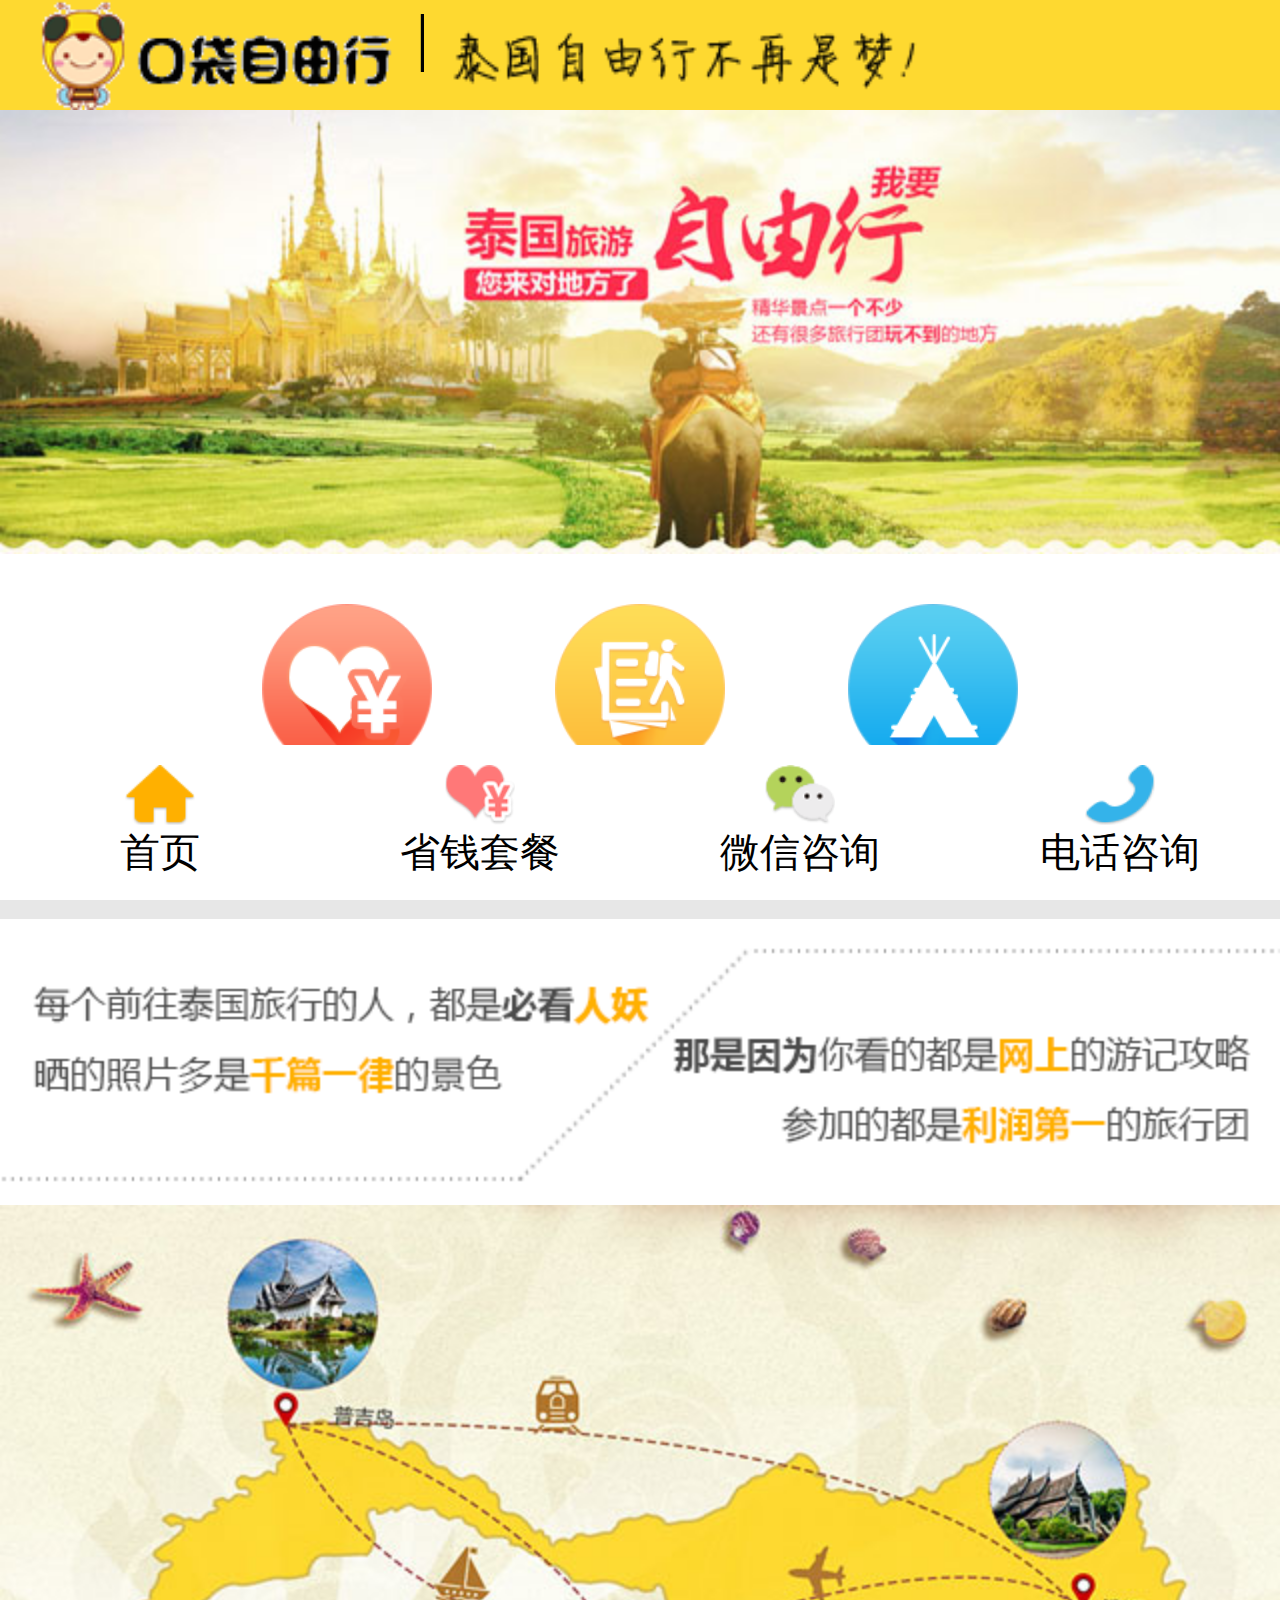
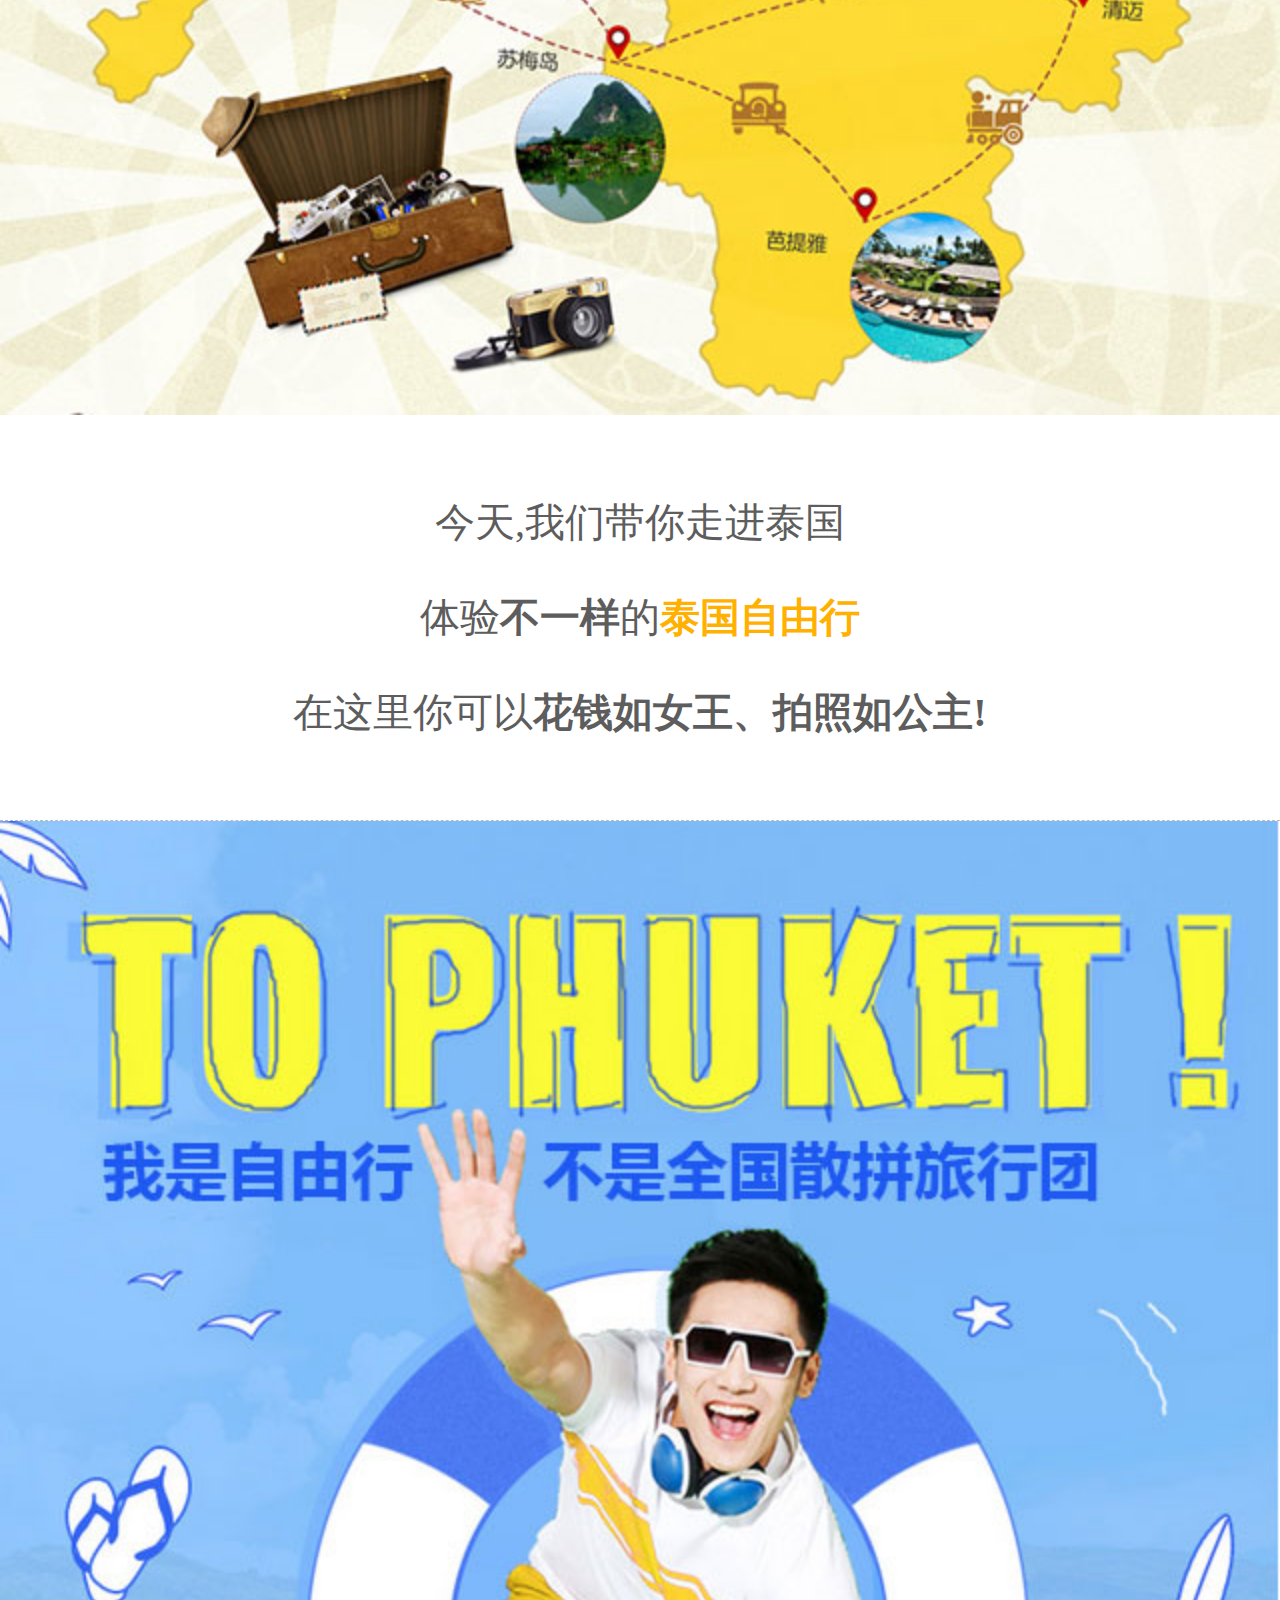
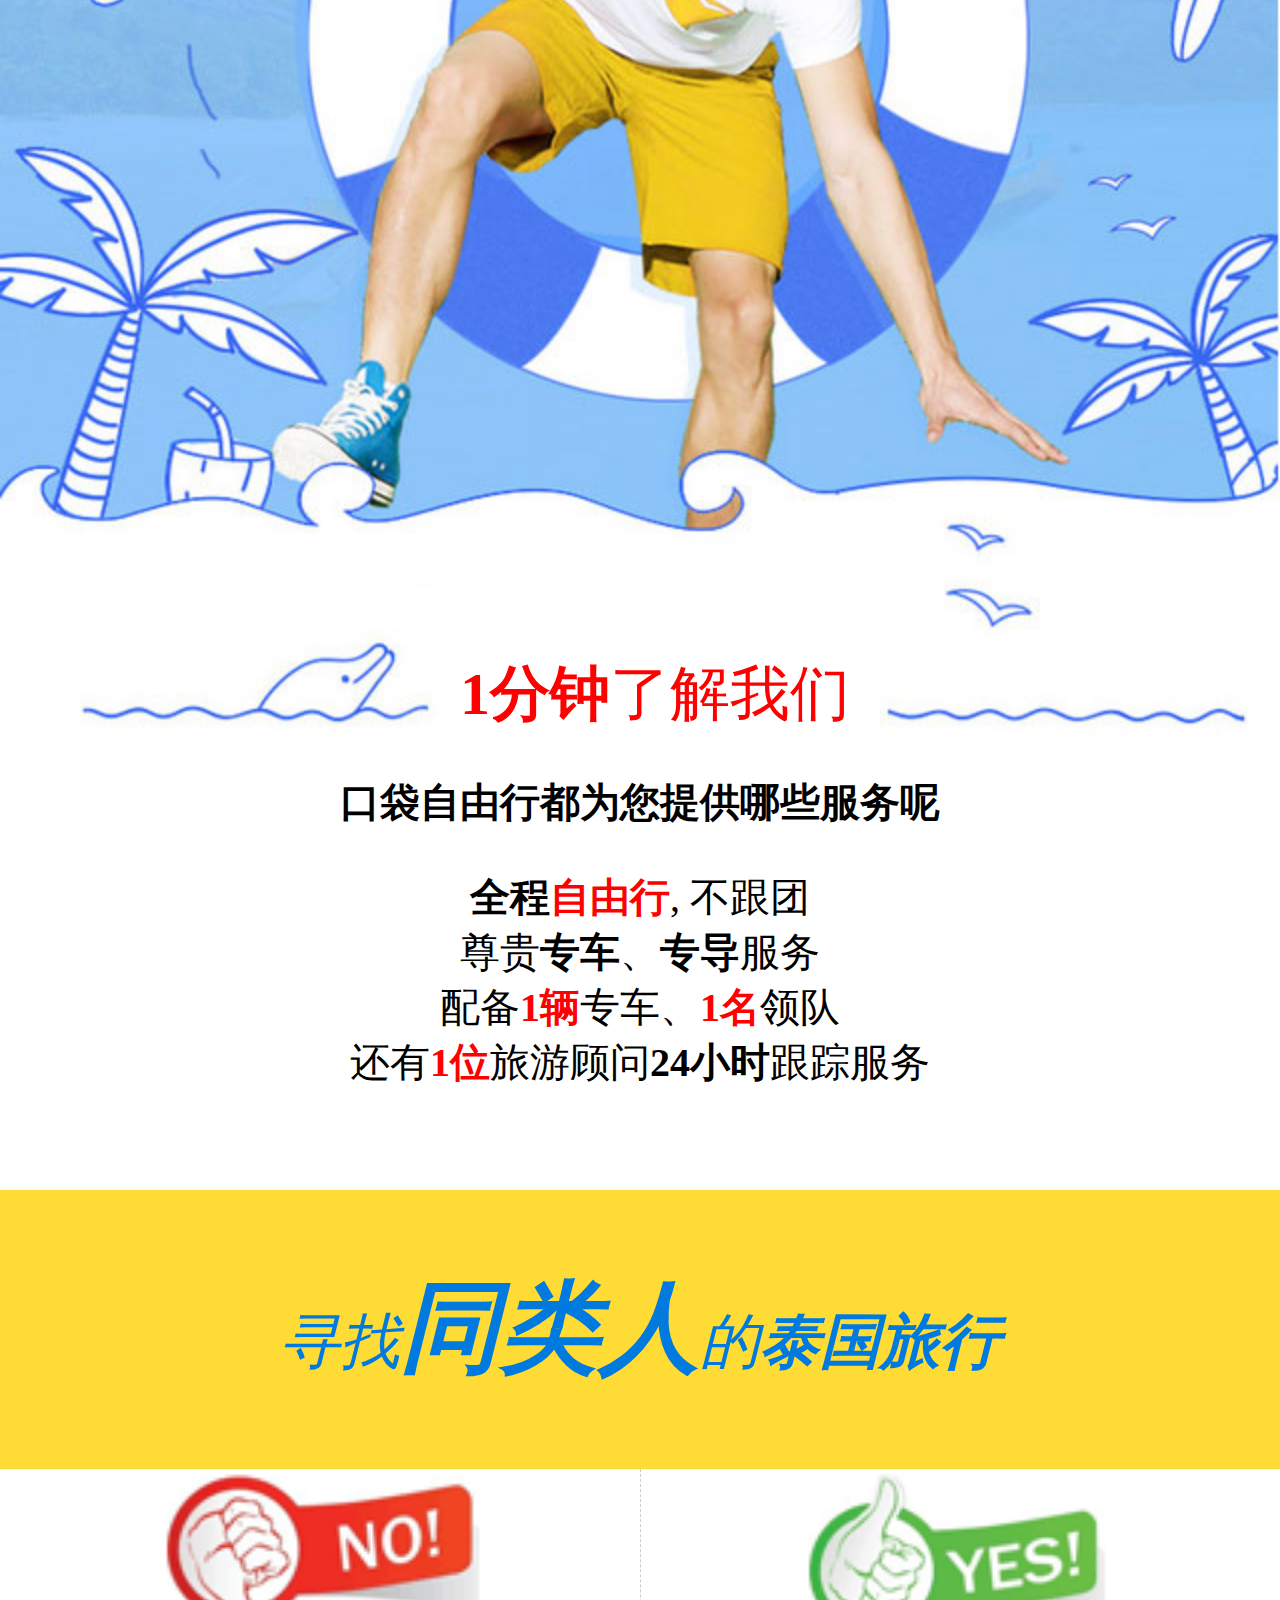
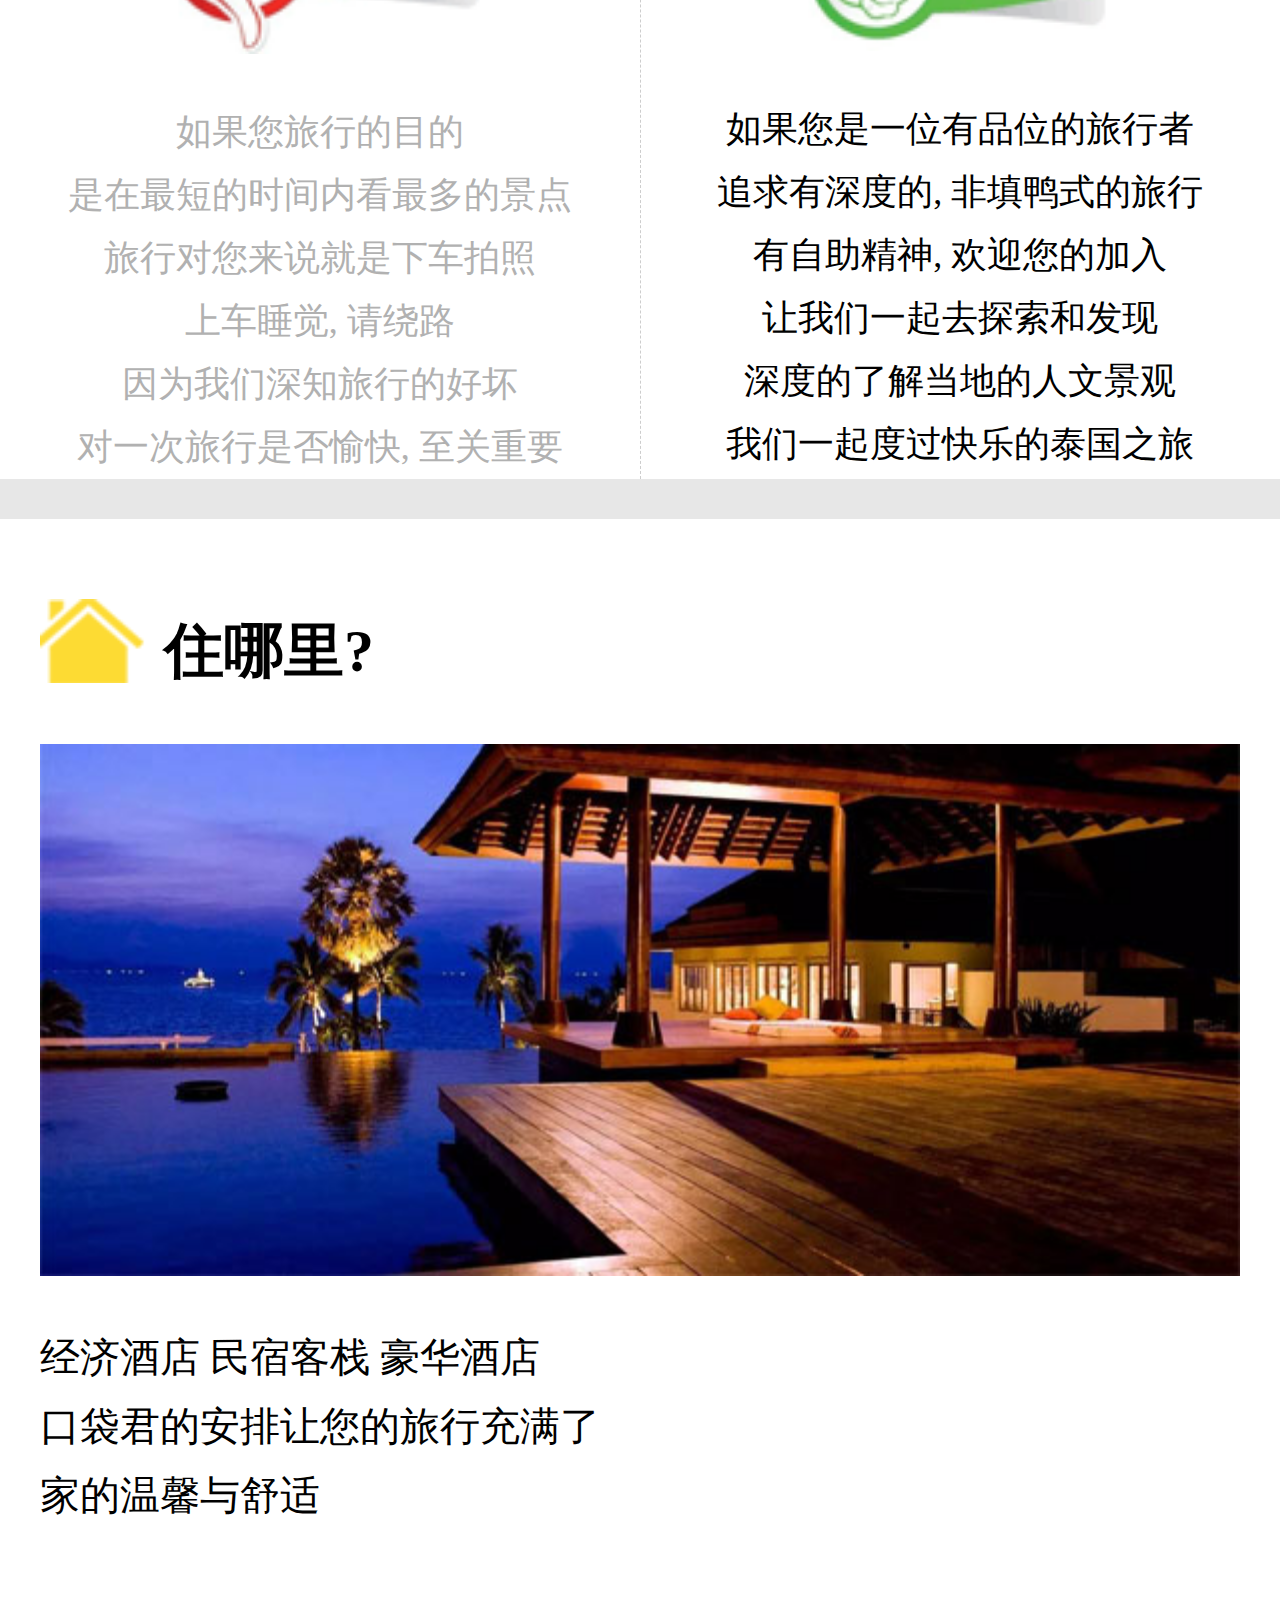
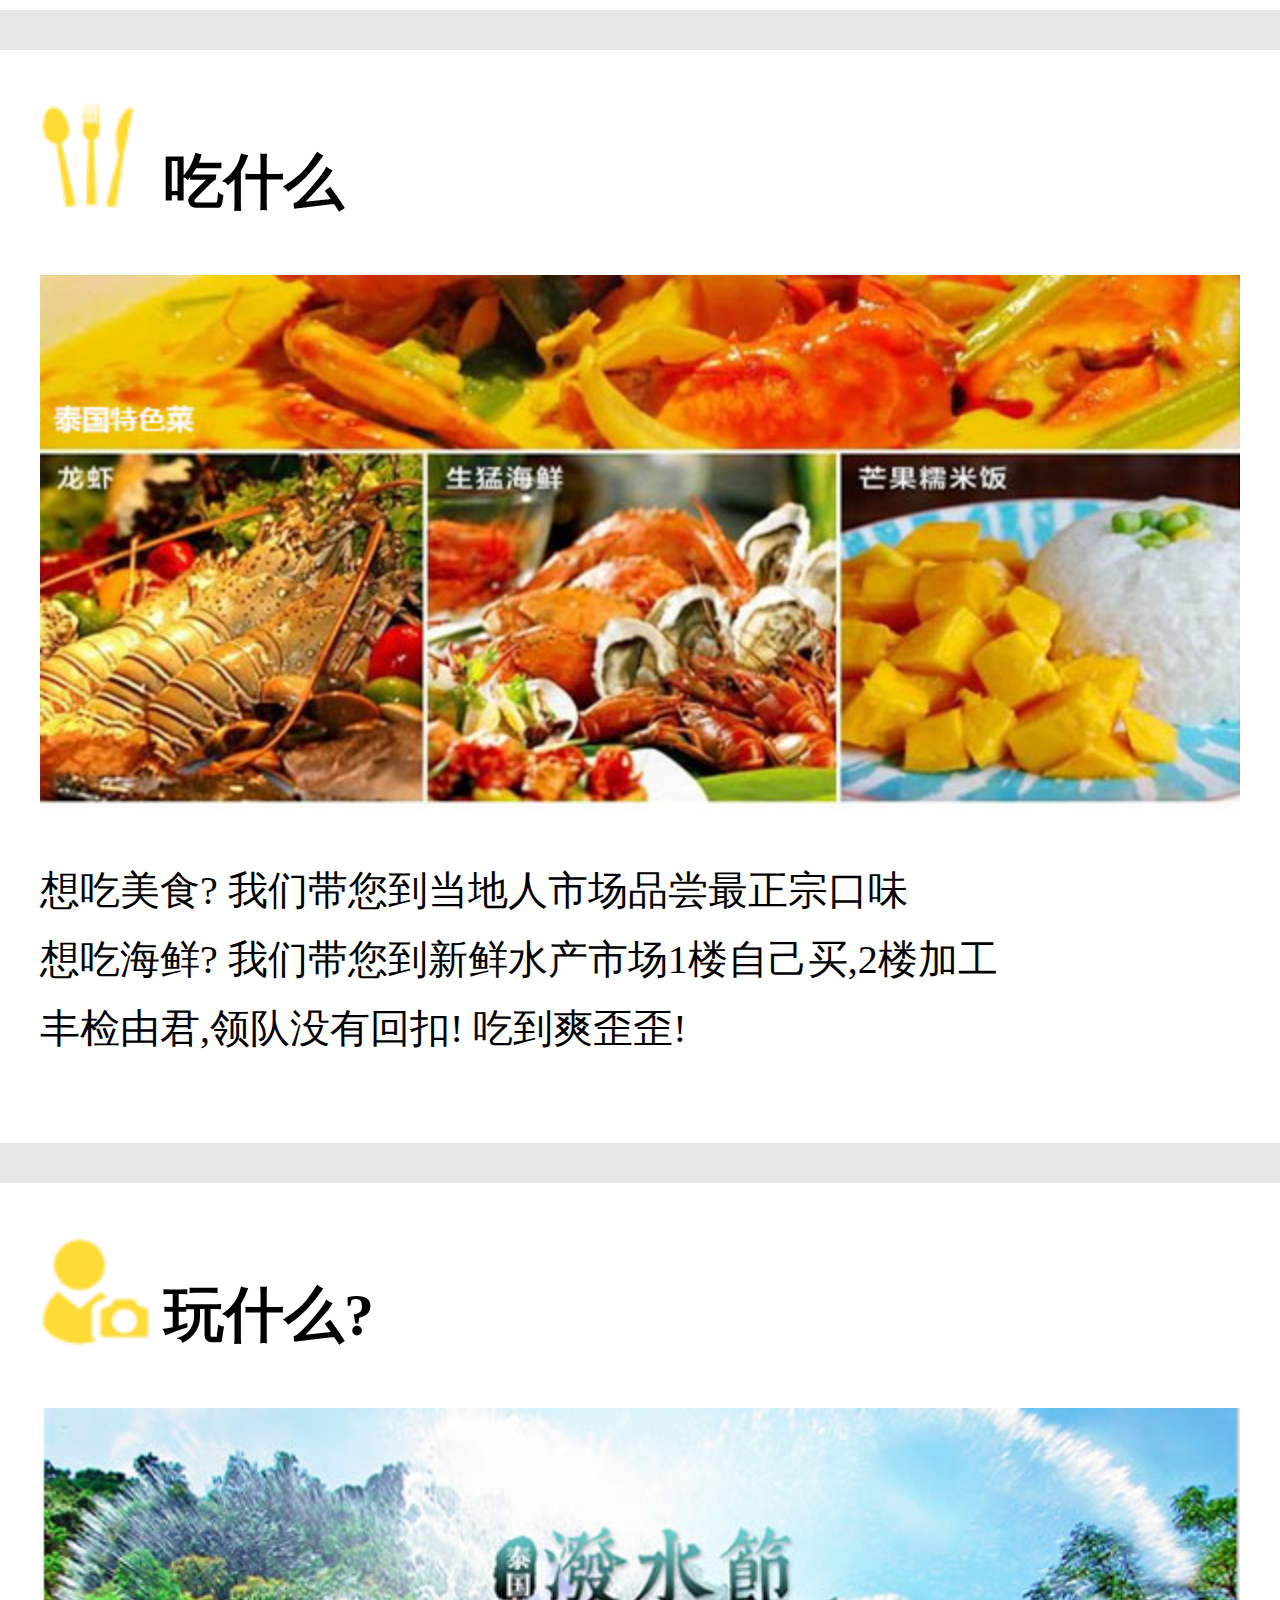
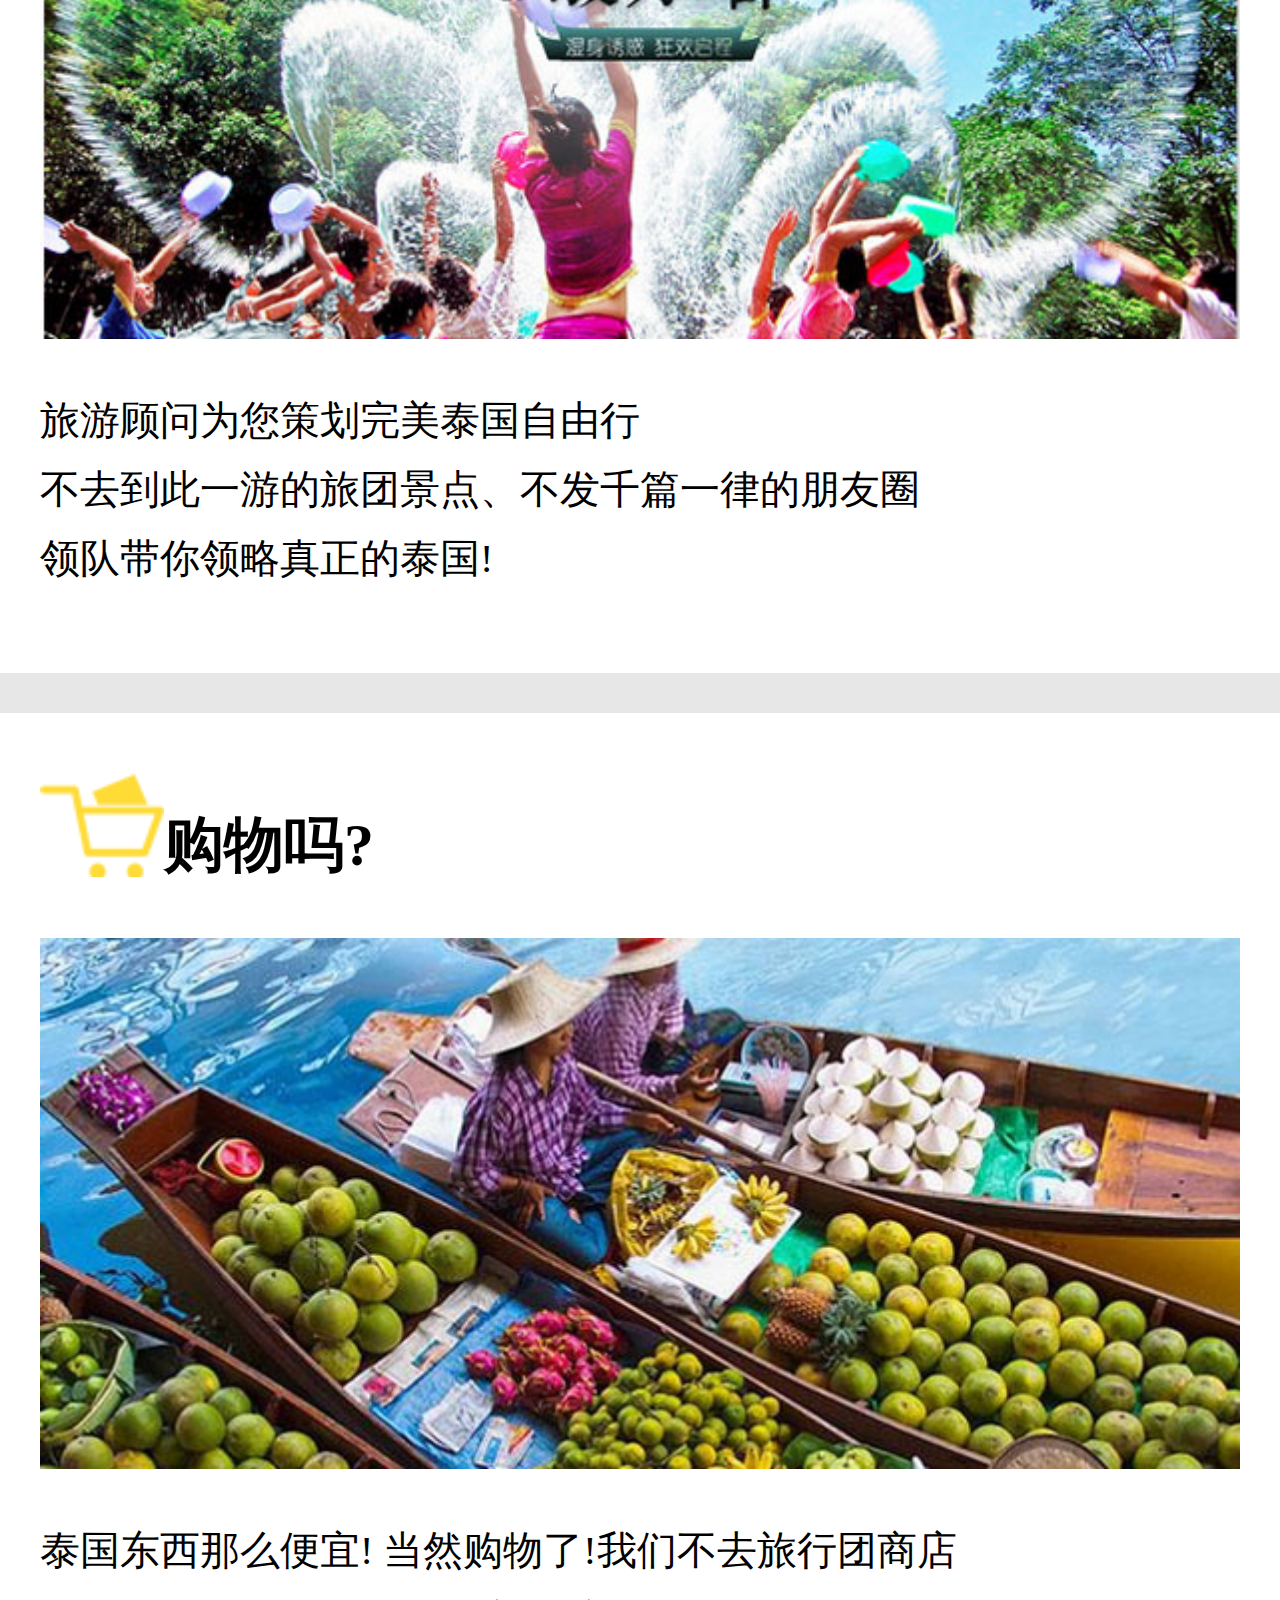
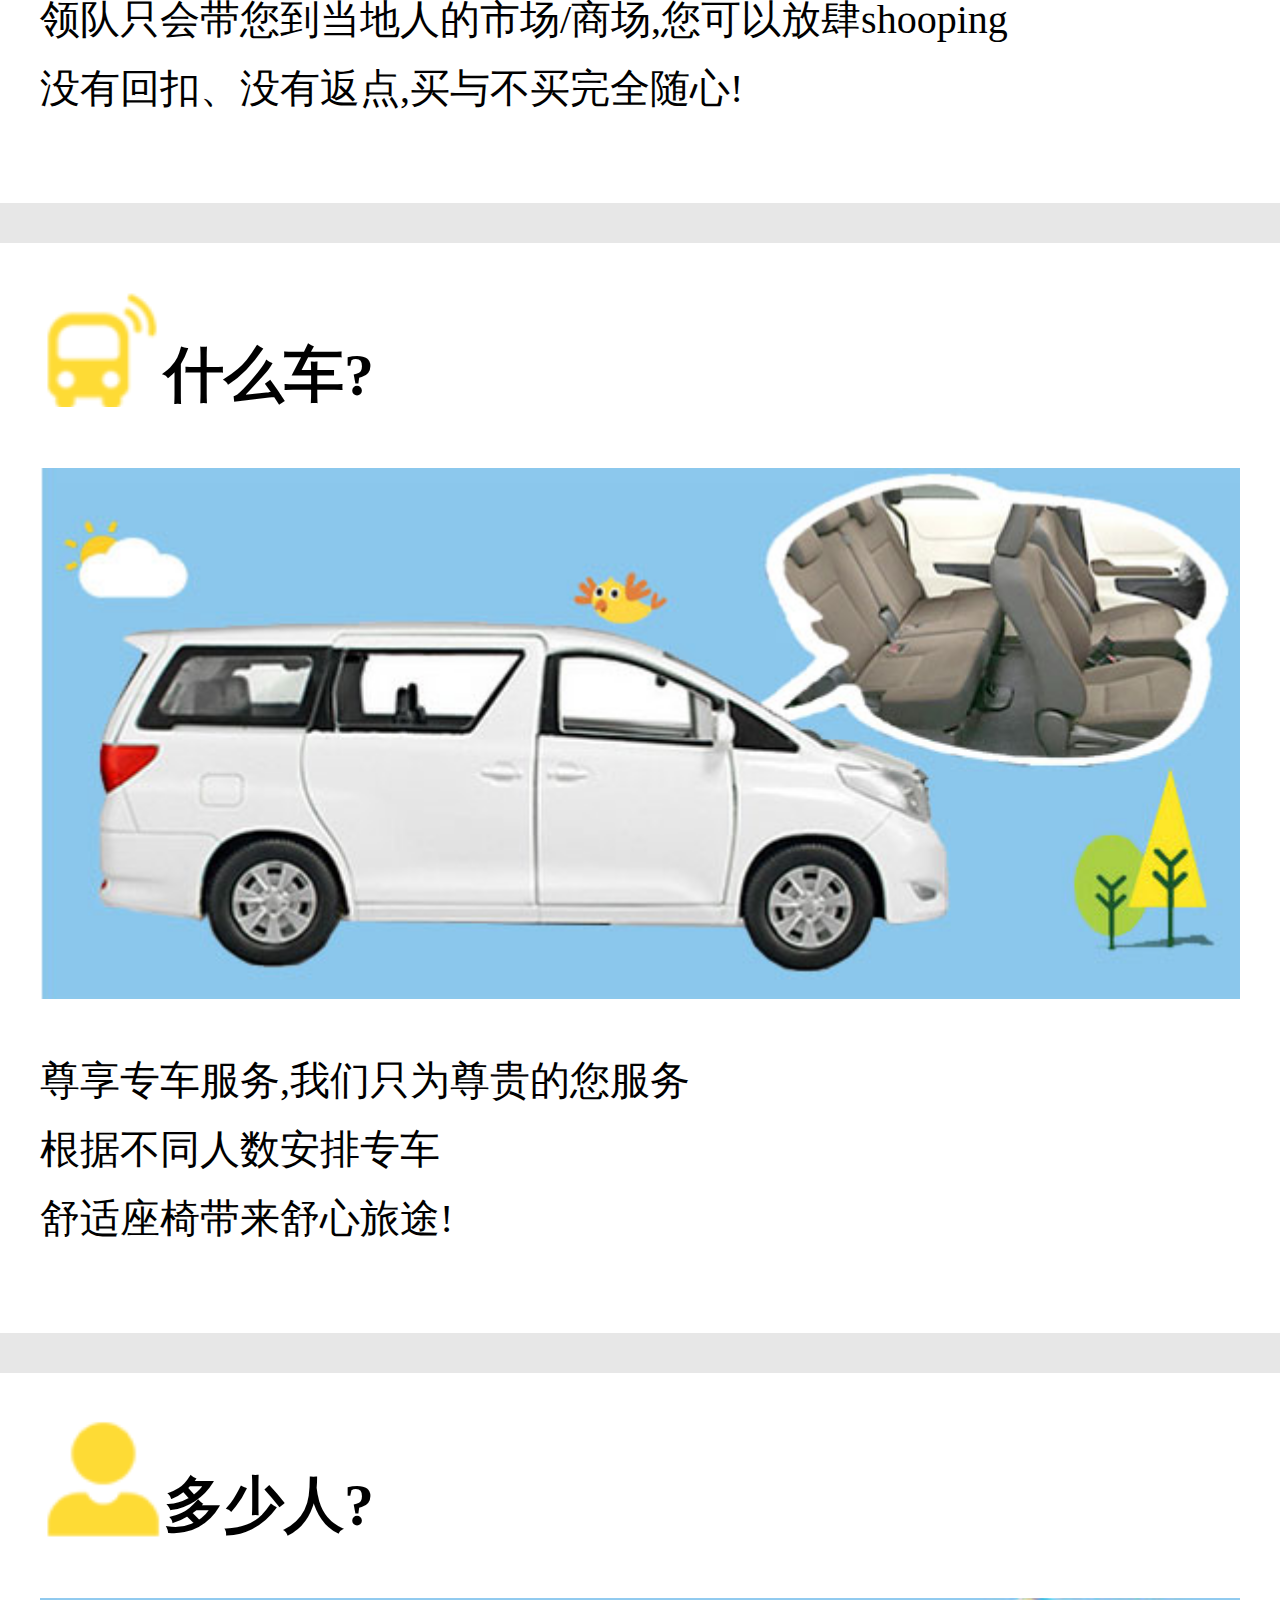
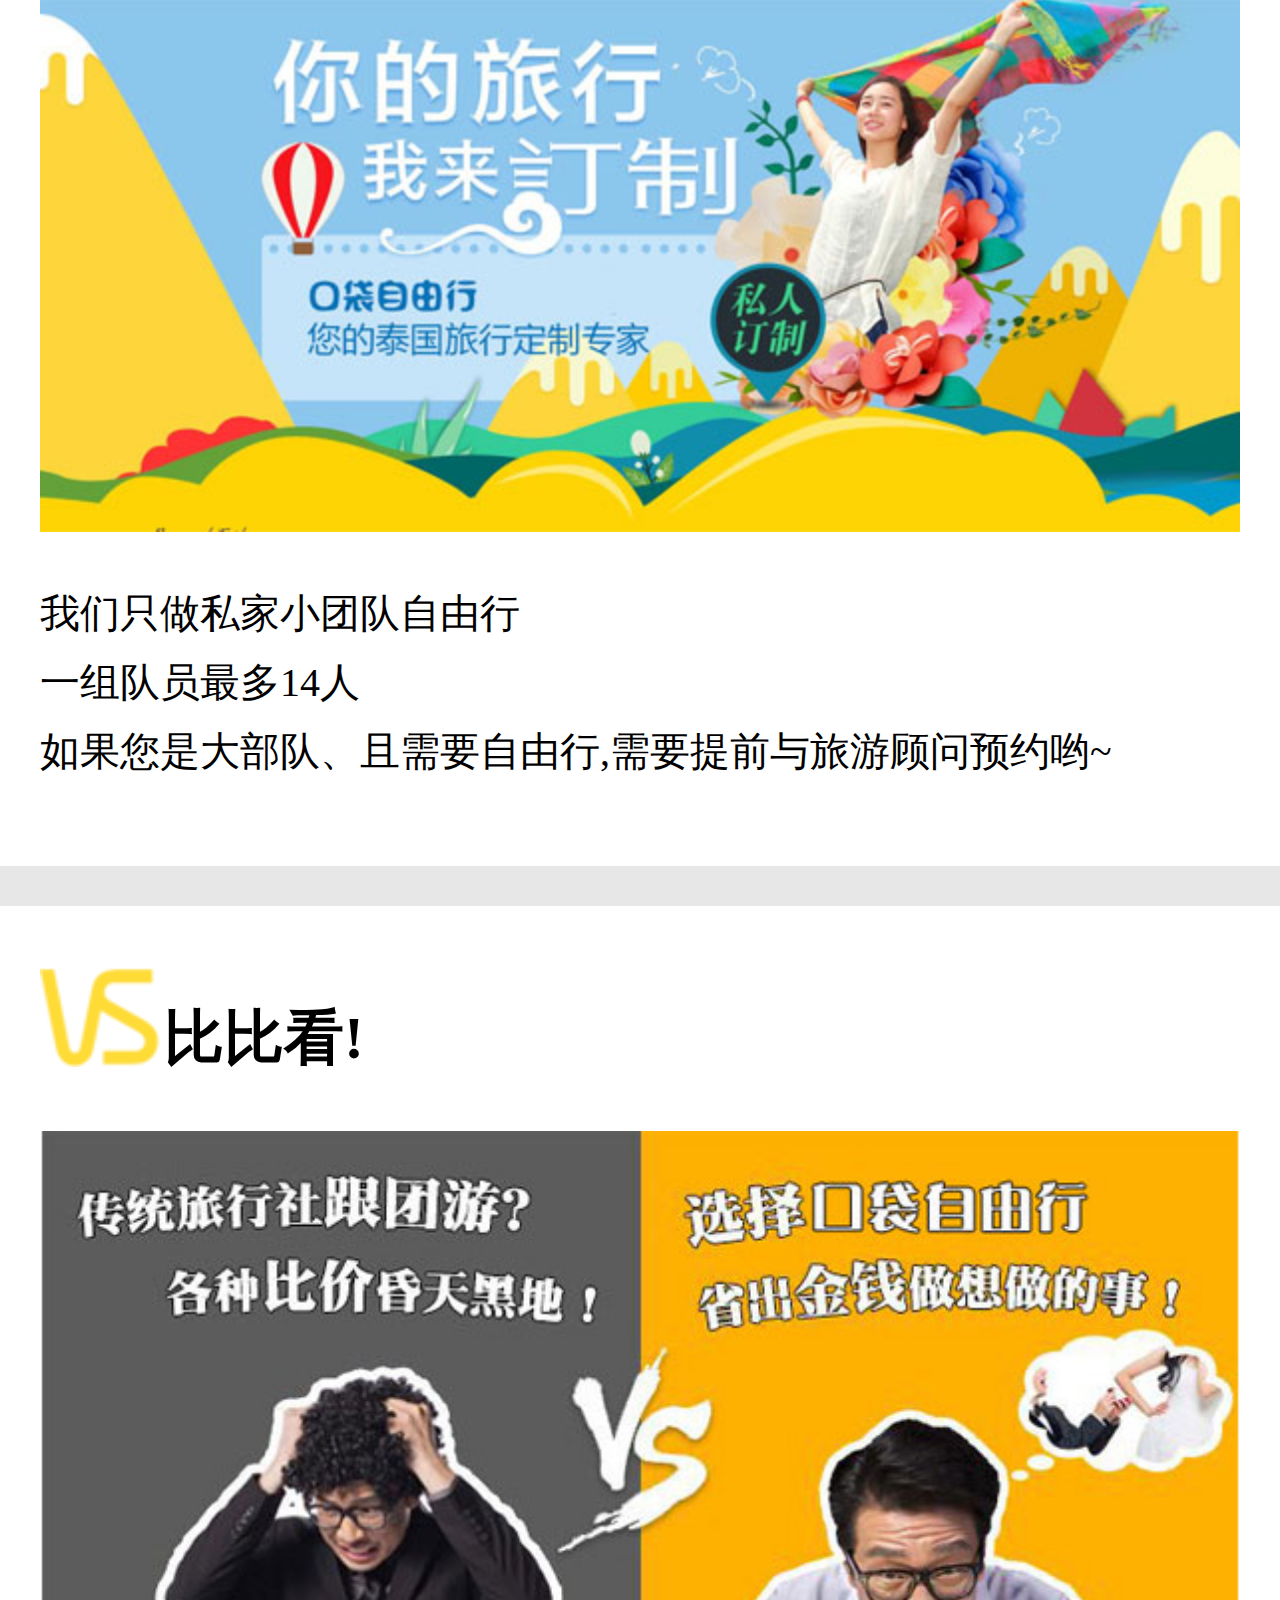
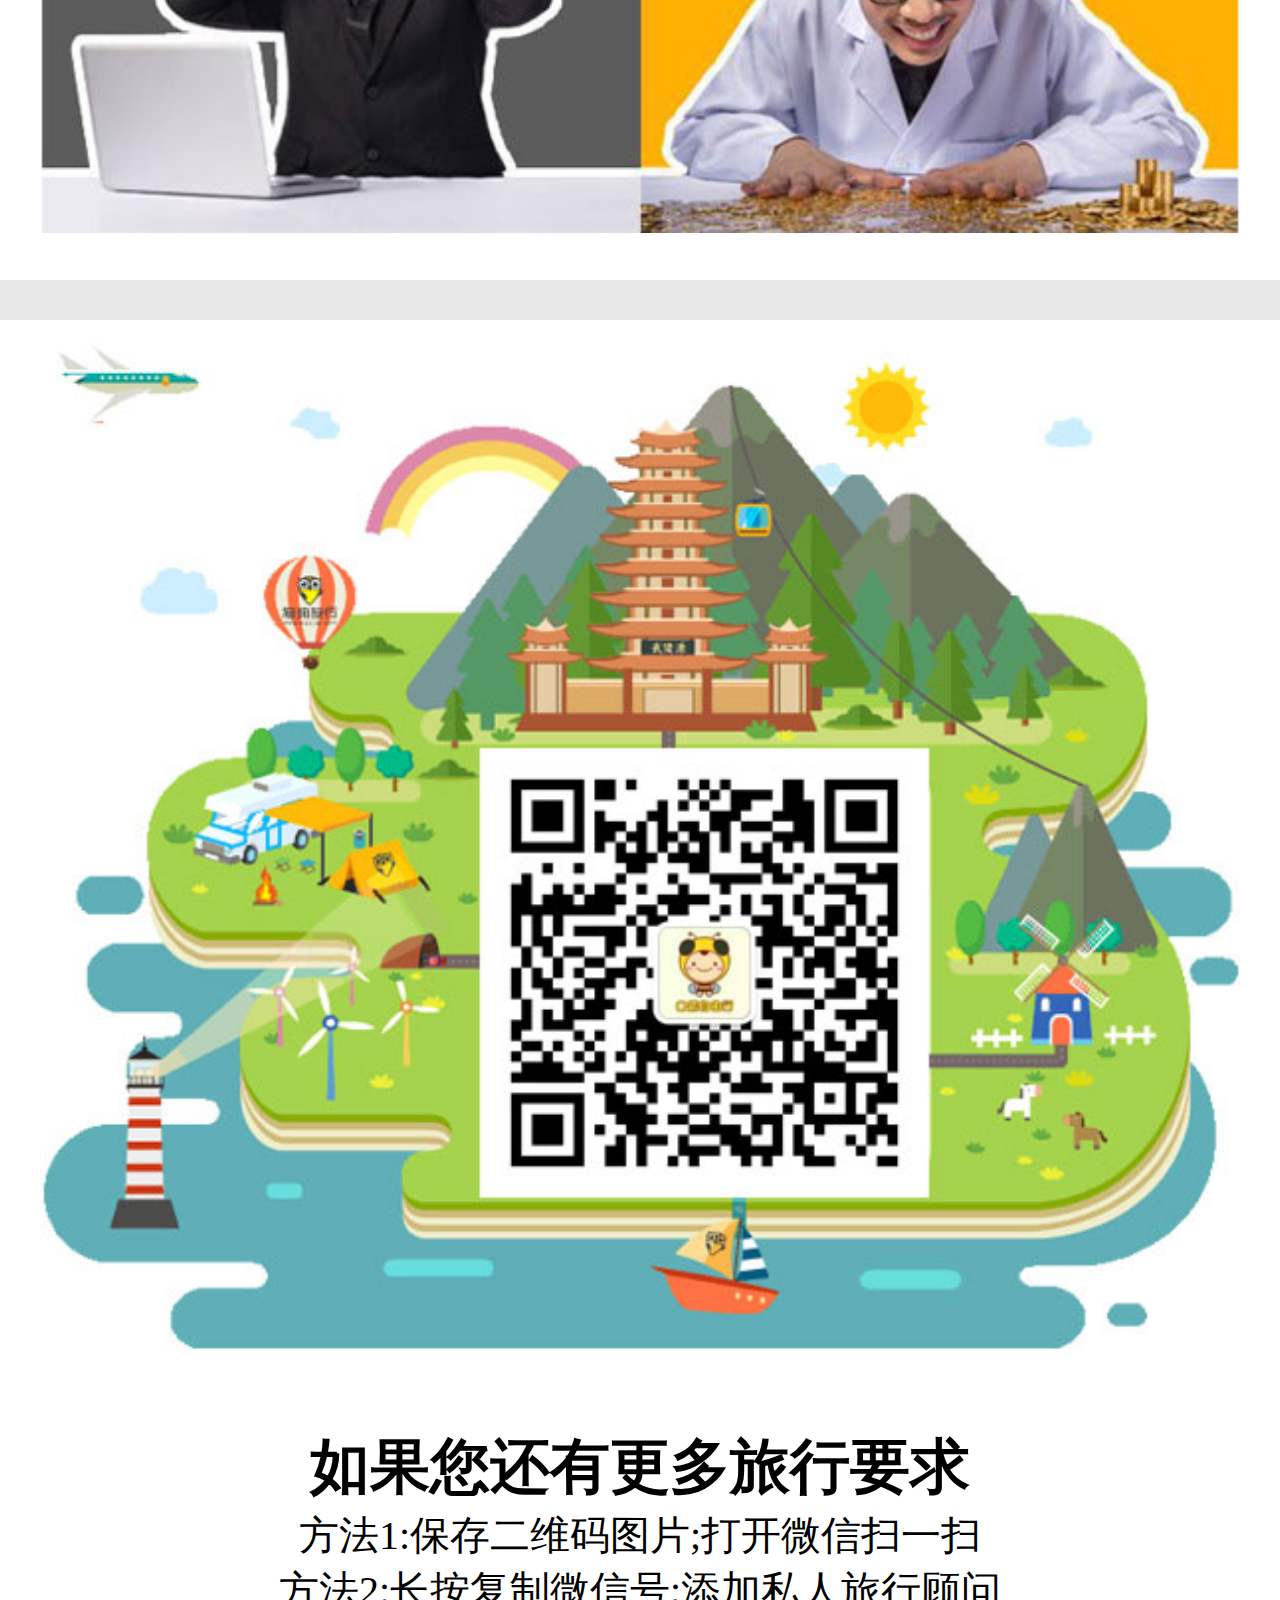
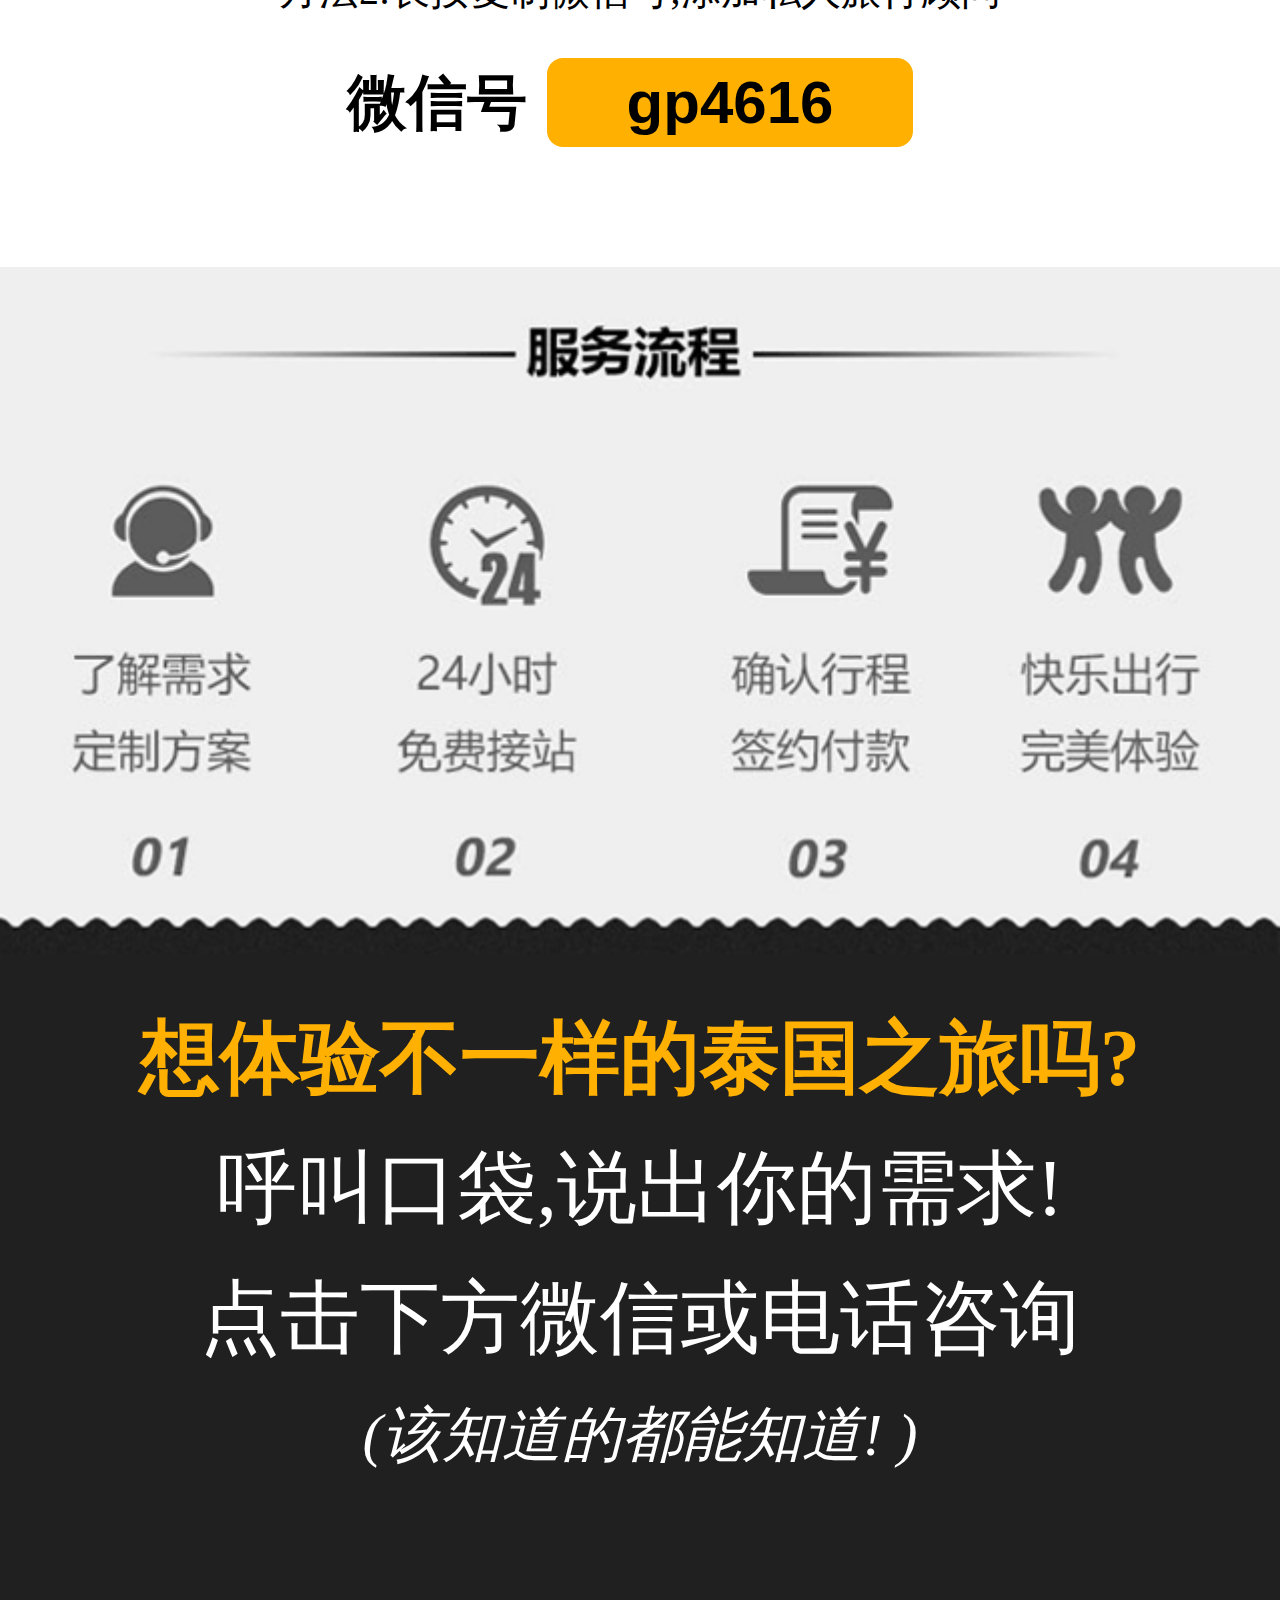
<file: 泰国行/shouye.html>
<!DOCTYPE html>
<html lang="en">
<head>
	<meta charset="utf-8">
	<title></title>
	<meta name="viewport" content="width=device-width, initial-scale=1.0, minimum-scale=1.0,maximum-scale=1.0, user-scalable=0" />
	<link rel="stylesheet" type="text/css" href="css/1.css">
	<script src="js/jQuery.js"></script>
	<script src="js/jquery1.42.min.js"></script>
</head>
<body>
	<header>
		<div class="flex bg1 px-10">
			<img src="img/logo.png">
			<span>&nbsp;|&nbsp;</span>
			<img src="img/logo_02.png">
		</div>
		<div class="slide">
			<ul>
				<li><img src="img/index/index-pic_02.jpg"></li>
				<li><img src="img/index/index-pic_19.jpg"></li>
				<li><img src="img/index/index-pic_23.jpg"></li>
				<li><img src="img/index/index-pic_27.jpg"></li>
				<li><img src="img/index/index-pic_30.jpg"></li>
				<li><img src="img/index/index-pic_33.jpg"></li>
				<li><img src="img/index/index-pic_36.jpg"></li>
			</ul>
		</div>
		<ul class="bg-fff bg2 flex">
			<li class="text-center flex-1 font-0">
				<img src="img/index/index-bg_05.png">
				<b class="font-12 b1">省钱玩法</b>
			</li>
			<li class="text-center flex-1 font-0">
				<img src="img/index/index-bg_07.png" >
				<b class="font-12 b2">口袋自由行</b>
			</li>
			<li class="text-center flex-1 font-0">
				<img src="img/index/index-bg_09.png">
				<b class="font-12 b3">咨询预订</b>
			</li>
		</ul>
	</header>
	<section class="my-10">
		<div class="font-0"><img src="img/index/layout_02.png" class="w-100"></div>
		<div class="font-0"><img src="img/index/index-pic_14.jpg" class="w-100"></div>
		<div class="text-center bg-fff font-0 py-10">
			<span class="font-12 span1 my-10">今天,我们带你走进泰国</span>
			<span class="font-12 span1 my-10">体验<b>不一样</b>的<b class="b2">泰国自由行</b></span>
			<span class="font-12 span1 my-10">在这里你可以<b>花钱如女王、拍照如公主!</b></span>
		</div>
		<div class="font-0">
			<img src="img/index/index-pic_16.jpg" class="w-100">
			<span class="span2 w-100 text-center block red"><b>&nbsp;&nbsp;1分钟</b>了解我们</span>
		</div>
		<div class="bg-fff py-10">
			<b class="block text-center w-100 font-12 mb-10">口袋自由行都为您提供哪些服务呢</b>
			<span class="block text-center w-100 font-12"><b>全程<b class="red">自由行</b></b>, 不跟团</span>
			<span class="block text-center w-100 font-12">尊贵<b>专车</b>、<b>专导</b>服务</span>
			<span class="block text-center w-100 font-12">配备<b class="red">1辆</b>专车、<b class="red">1名</b>领队</span>
			<span class="block text-center w-100 font-12">还有<b class="red">1位</b>旅游顾问<b>24小时</b>跟踪服务</span>
		</div>
		<div class="bg-fedb35 bg3">
			<em class="font-18 block w-100 text-center color-007adf">寻找<b class="font-25">同类人</b>的<b>泰国旅行</b></em>
		</div>
		<div class="bg-fff flex">
			<div class="flex-1 text-center color-b1b1b1">
				<img src="img/index/zan_03.png">
				<span class="block w-100 text-center font-9 py-3">如果您旅行的目的</span>
				<span class="block w-100 text-center font-9 py-3">是在最短的时间内看最多的景点</span>
				<span class="block w-100 text-center font-9 py-3">旅行对您来说就是下车拍照</span>
				<span class="block w-100 text-center font-9 py-3">上车睡觉, 请绕路</span>
				<span class="block w-100 text-center font-9 py-3">因为我们深知旅行的好坏</span>
				<span class="block w-100 text-center font-9 py-3">对一次旅行是否愉快, 至关重要</span>
			</div>
			<div class="flex-1 text-center color-000">
				<img src="img/index/zan_05.png">
				<span class="block w-100 text-center font-9 py-3">如果您是一位有品位的旅行者</span>
				<span class="block w-100 text-center font-9 py-3">追求有深度的, 非填鸭式的旅行</span>
				<span class="block w-100 text-center font-9 py-3">有自助精神, 欢迎您的加入</span>
				<span class="block w-100 text-center font-9 py-3">让我们一起去探索和发现</span>
				<span class="block w-100 text-center font-9 py-3">深度的了解当地的人文景观</span>
				<span class="block w-100 text-center font-9 py-3">我们一起度过快乐的泰国之旅</span>
			</div>
		</div>
	</section>
	<article>
		<div class="bg-fff px-10">
			<div class="flex py-10">
				<i class="bg4"></i>
				<b class="font-18 nali">住哪里?</b>
			</div>
			<div><img src="img/index/index-pic_19.jpg" class="w-100"></div>
			<span class="block font-12 py-3">经济酒店&nbsp;民宿客栈&nbsp;豪华酒店</span>
			<span class="block font-12 py-3">口袋君的安排让您的旅行充满了</span>
			<span class="block font-12 py-3">家的温馨与舒适</span>
		</div>
		<div class="bg-fff px-10 my-10">
			<div class="flex py-10">
				<i class="bg5"></i>
				<b class="font-18 nali">吃什么</b>
			</div>
			<div><img src="img/index/index-pic_23.jpg" class="w-100"></div>
			<span class="block font-12 py-3">想吃美食?&nbsp;我们带您到当地人市场品尝最正宗口味</span>
			<span class="block font-12 py-3">想吃海鲜?&nbsp;我们带您到新鲜水产市场1楼自己买,2楼加工</span>
			<span class="block font-12 py-3">丰检由君,领队没有回扣! 吃到爽歪歪!</span>
		</div>
		<div class="bg-fff px-10 my-10">
			<div class="flex py-10">
				<i class="bg6"></i>
				<b class="font-18 nali">玩什么?</b>
			</div>
			<div><img src="img/index/index-pic_27.jpg" class="w-100"></div>
			<span class="block font-12 py-3">旅游顾问为您策划完美泰国自由行</span>
			<span class="block font-12 py-3">不去到此一游的旅团景点、不发千篇一律的朋友圈</span>
			<span class="block font-12 py-3">领队带你领略真正的泰国!</span>
		</div>
		<div class="bg-fff px-10 my-10">
			<div class="flex py-10">
				<i class="bg7"></i>
				<b class="font-18 nali">购物吗?</b>
			</div>
			<div><img src="img/index/index-pic_30.jpg" class="w-100"></div>
			<span class="block font-12 py-3">泰国东西那么便宜! 当然购物了!我们不去旅行团商店</span>
			<span class="block font-12 py-3">领队只会带您到当地人的市场/商场,您可以放肆shooping</span>
			<span class="block font-12 py-3">没有回扣、没有返点,买与不买完全随心!</span>
		</div>
		<div class="bg-fff px-10 my-10">
			<div class="flex py-10">
				<i class="bg8"></i>
				<b class="font-18 nali">什么车?</b>
			</div>
			<div><img src="img/index/index-pic_33.jpg" class="w-100"></div>
			<span class="block font-12 py-3">尊享专车服务,我们只为尊贵的您服务</span>
			<span class="block font-12 py-3">根据不同人数安排专车</span>
			<span class="block font-12 py-3">舒适座椅带来舒心旅途!</span>
		</div>
		<div class="bg-fff px-10 my-10">
			<div class="flex py-10">
				<i class="bg9"></i>
				<b class="font-18 nali">多少人?</b>
			</div>
			<div><img src="img/index/index-pic_36.jpg" class="w-100"></div>
			<span class="block font-12 py-3">我们只做私家小团队自由行</span>
			<span class="block font-12 py-3">一组队员最多14人</span>
			<span class="block font-12 py-3">如果您是大部队、且需要自由行,需要提前与旅游顾问预约哟~</span>
		</div>
		<div class="bg-fff px-10 my-10">
			<div class="flex py-10">
				<i class="bg10"></i>
				<b class="font-18 nali">比比看!</b>
			</div>
			<div><img src="img/index/index-pic_39.jpg" class="w-100"></div>
		</div>
		<div class="bg-fff px-10 my-10">
			<div><img src="img/index/index-pic_43.jpg" class="w-100"></div>
			<div>
				<b class="block w-100 text-center font-18">如果您还有更多旅行要求</b>
				<span class="block w-100 text-center font-12">方法1:保存二维码图片;打开微信扫一扫</span>
				<span class="block w-100 text-center font-12">方法2:长按复制微信号;添加私人旅行顾问</span>
				<b class="block w-100 text-center font-18 my-10"><b>微信号</b><button class="font-18 btn">gp4616</button></b>
			</div>
		</div>
		<div class="font-0">
			<img src="img/index/index-bg_46.png" class="w-100">
			<img src="img/index/index-bg_48.png" class="w-100">
		</div>
		<div class="bg-202020 p-10">
			<b class="block w-100 text-center font-30 b2 py-4">想体验不一样的泰国之旅吗?</b>
			<span class="block w-100 text-center font-30 color-fff py-4">呼叫口袋,说出你的需求!</span>
			<span class="block w-100 text-center font-30 color-fff py-4">点击下方微信或电话咨询</span>
			<em class="block w-100 text-center font-18 color-fff py-4">(该知道的都能知道! )</em>
			<img src="img/index/array.png" class="img3">
			<div class="bg-fff inline font-0 box1">
				<img src="img/code/1.jpg" class="img4">
			</div>
		</div>
		<div class="bg-fff flex font-0 w-100">
			<div class="flex-1 w-100 text-center">
				<img src="img/fnav_01.png" class="img2"><br>
				<span class="font-12">首页</span>
			</div>
			<div class="flex-1 w-100 text-center">
				<img src="img/fnav_04.png" class="img2"><br>
				<span class="font-12">省钱套餐</span>
			</div>
			<div class="flex-1 w-100 text-center weixin">
				<img src="img/fnav_02.png" class="img2"><br>
				<span class="font-12">微信咨询</span>
			</div>
			<div class="flex-1 w-100 text-center">
				<img src="img/fnav_03.png" class="img2"><br>
				<span class="font-12">电话咨询</span>
			</div>
		</div>
	</article>

	<script>
		(function(){
            var html=document.documentElement;
            var whtml=html.getBoundingClientRect().width;
            html.style.fontSize=whtml/6.4+"px";
        })();
        
		//顶部幻灯片
		$(document).ready(function(){
			var i=0;
			var clone=$('.slide>ul>li').first().clone();
			$('.slide>ul').append(clone);
			var size=$('.slide>ul>li').size();
			console.log(size);

			var t=setInterval(function(){
				i++;
				move();
			},2000);

			function move(){
				if(i==size){
					$('.slide>ul').css({left:0});
					i=1;
				}
				$('.slide>ul').stop(true,true).animate({left:-i*6.4+'rem'},660);
			}
		})

		$('.weixin').click(function(){
			$('.box1').toggleClass('box1-1');
		})
	</script>
</body>
</html>
</file>
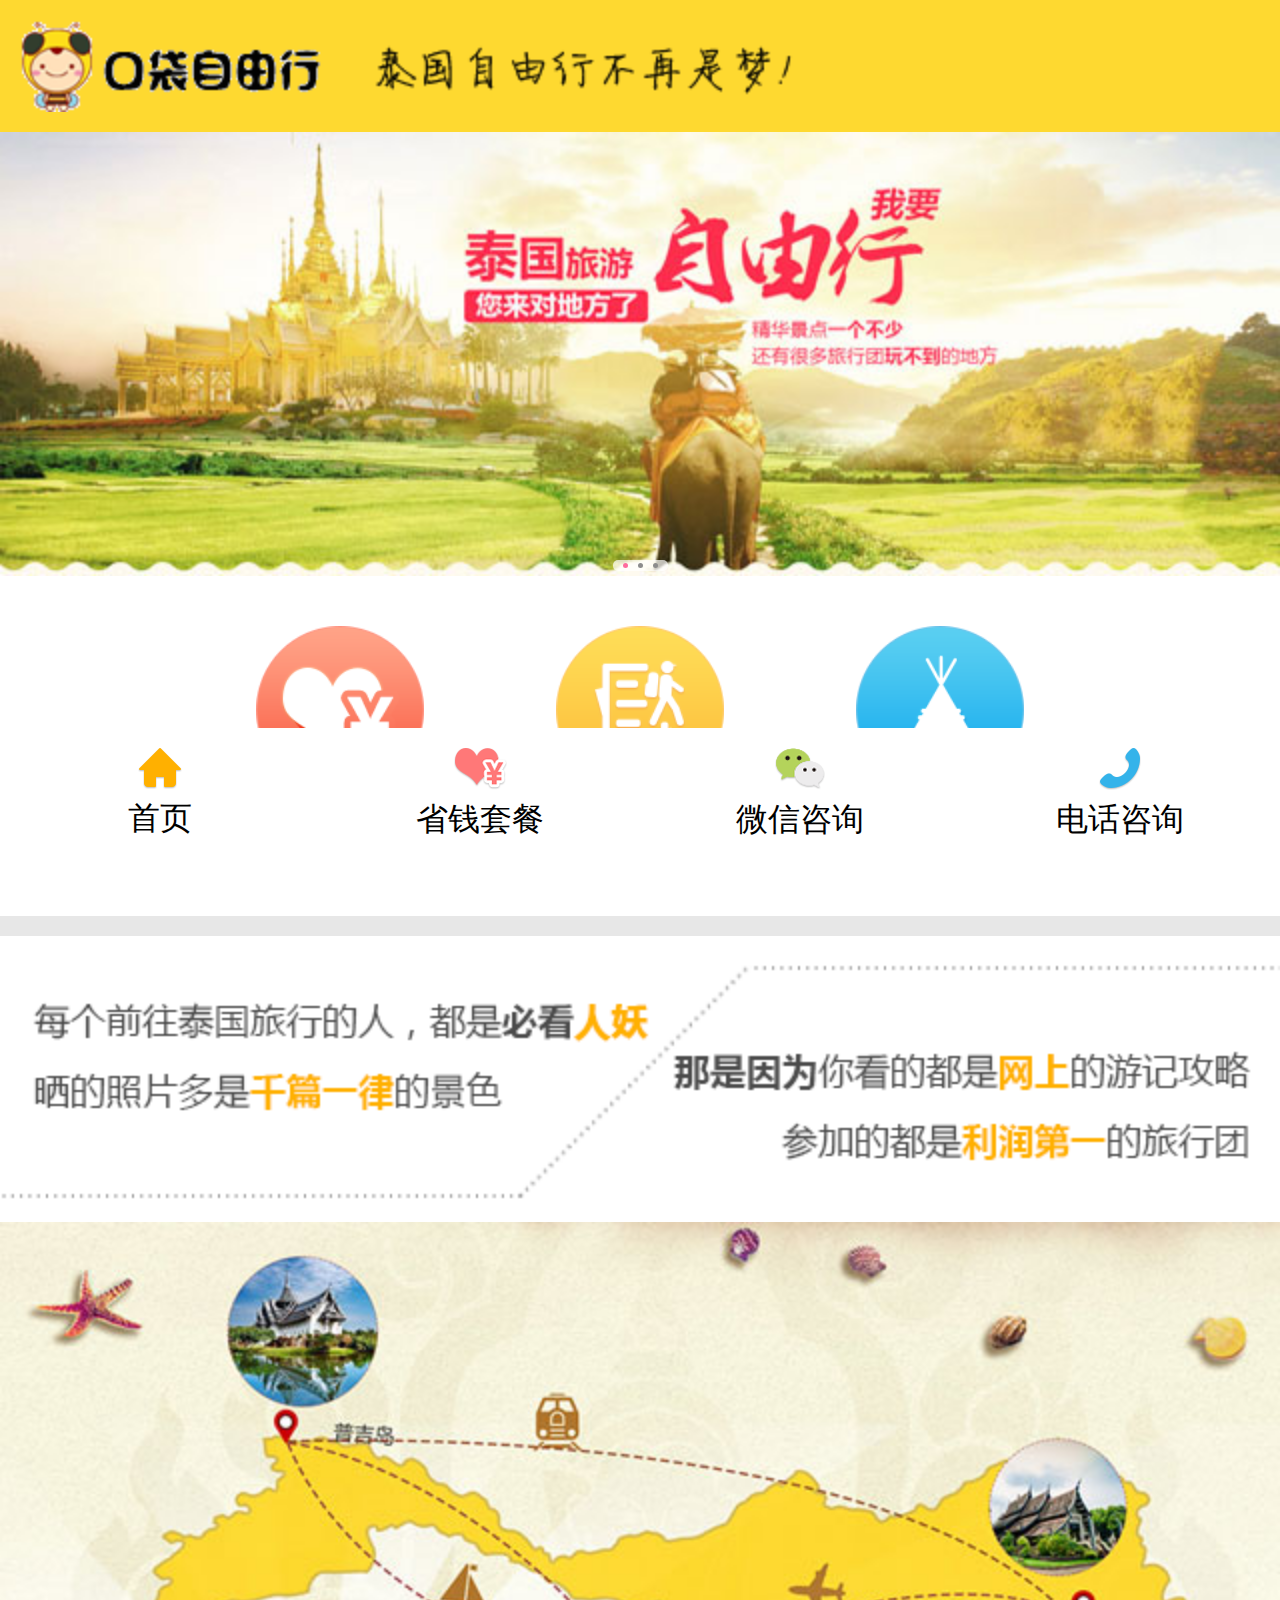
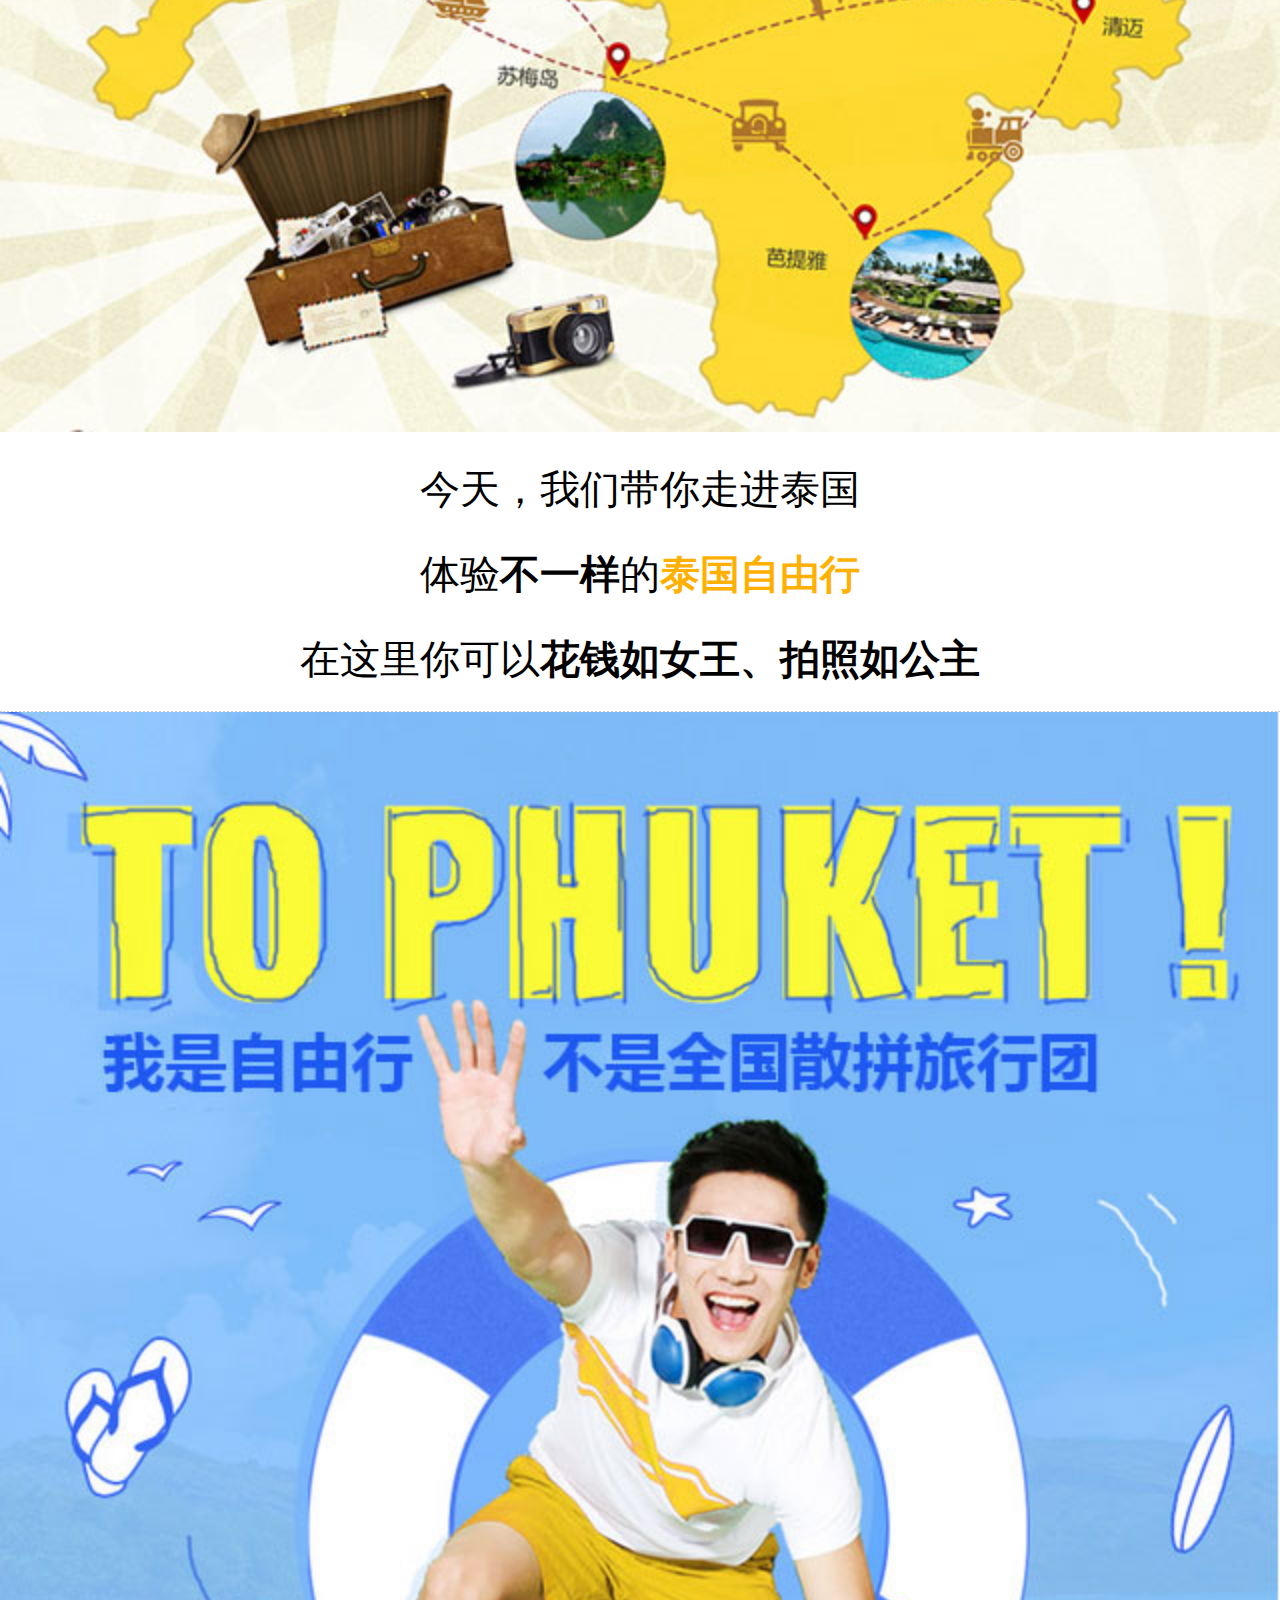
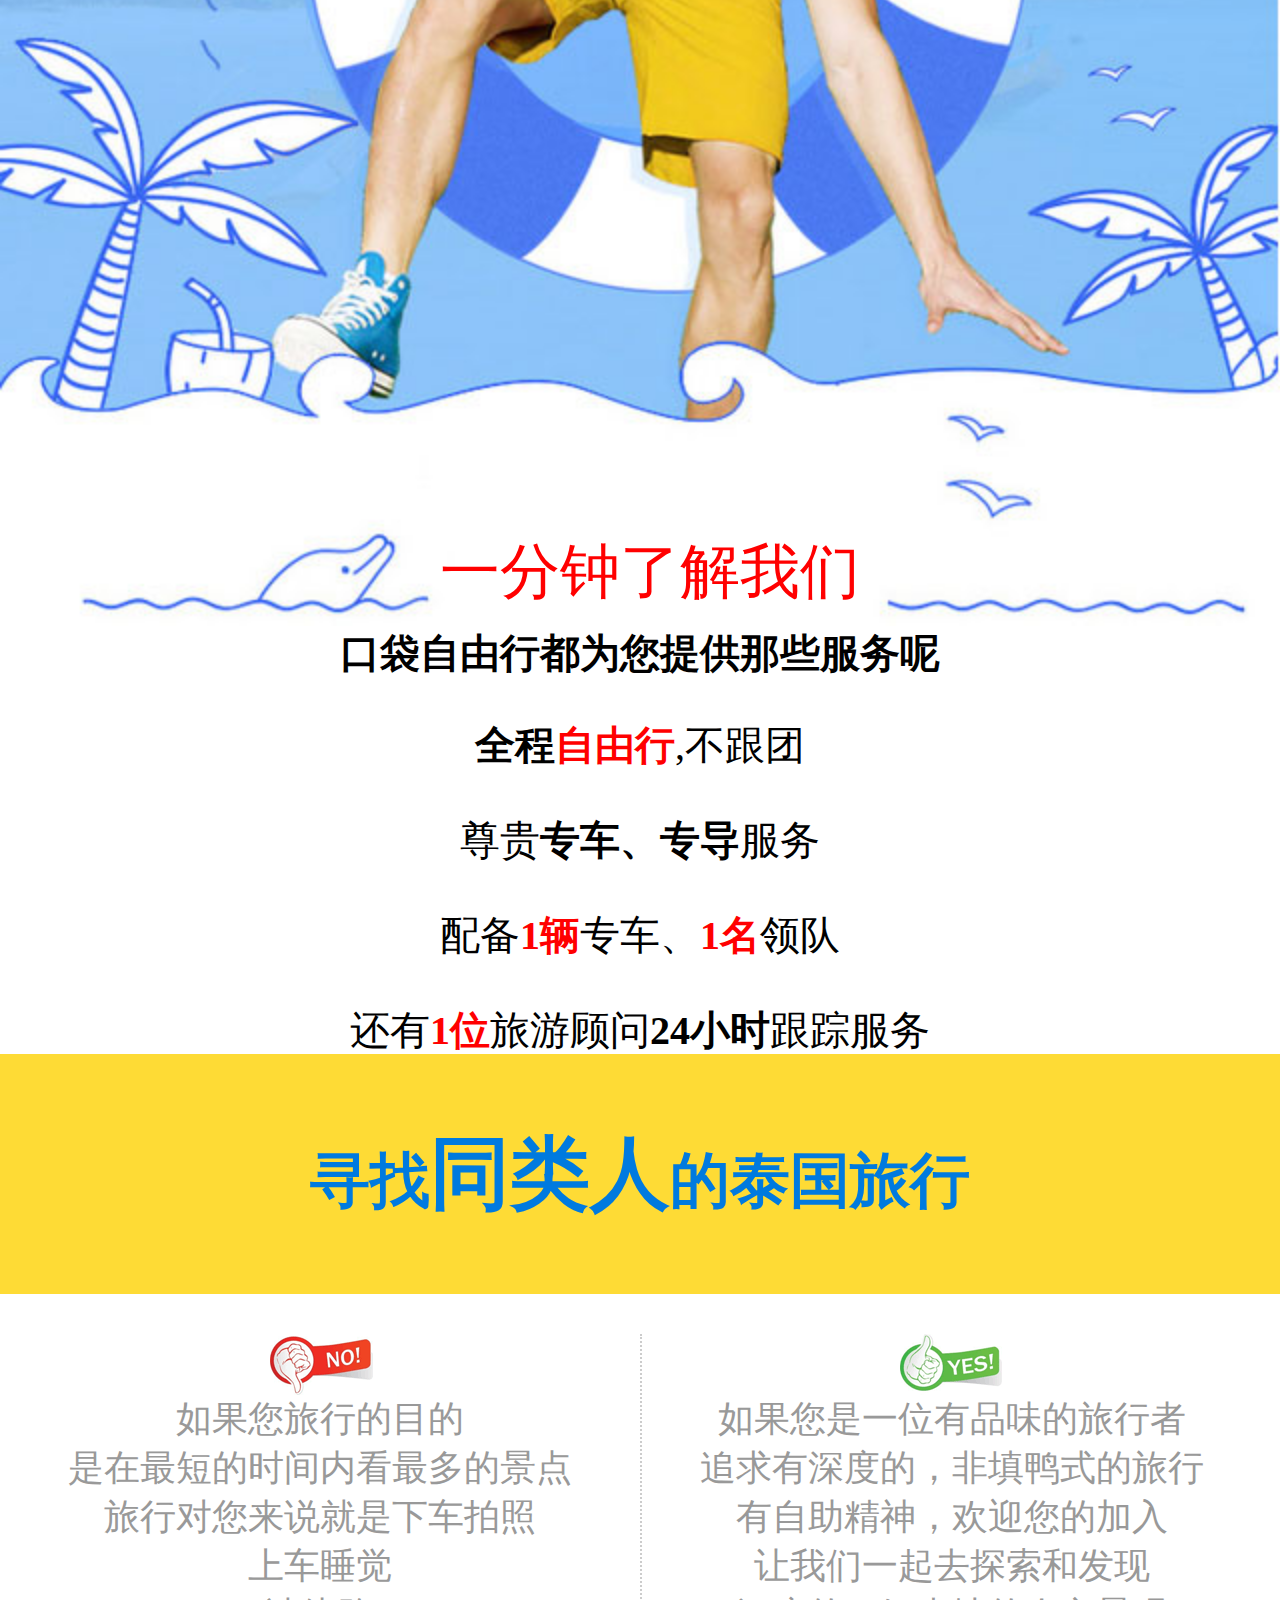
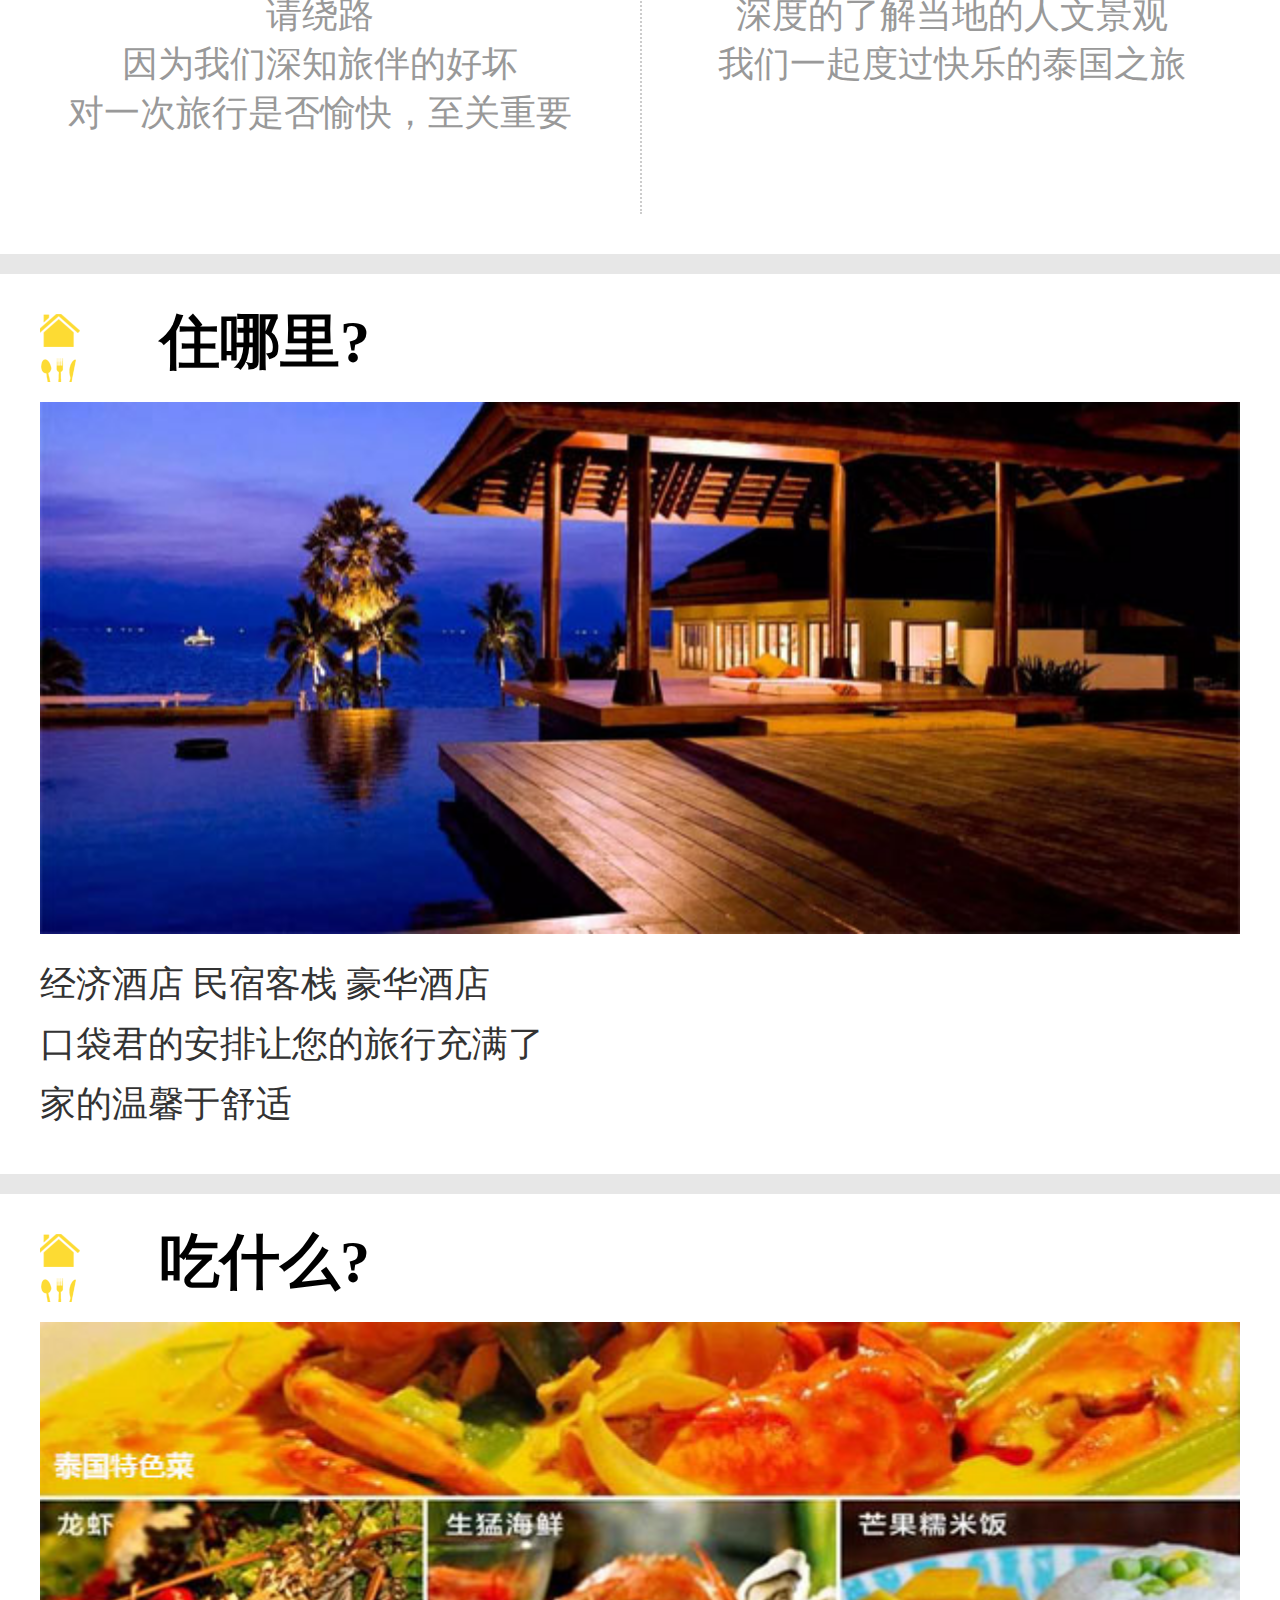
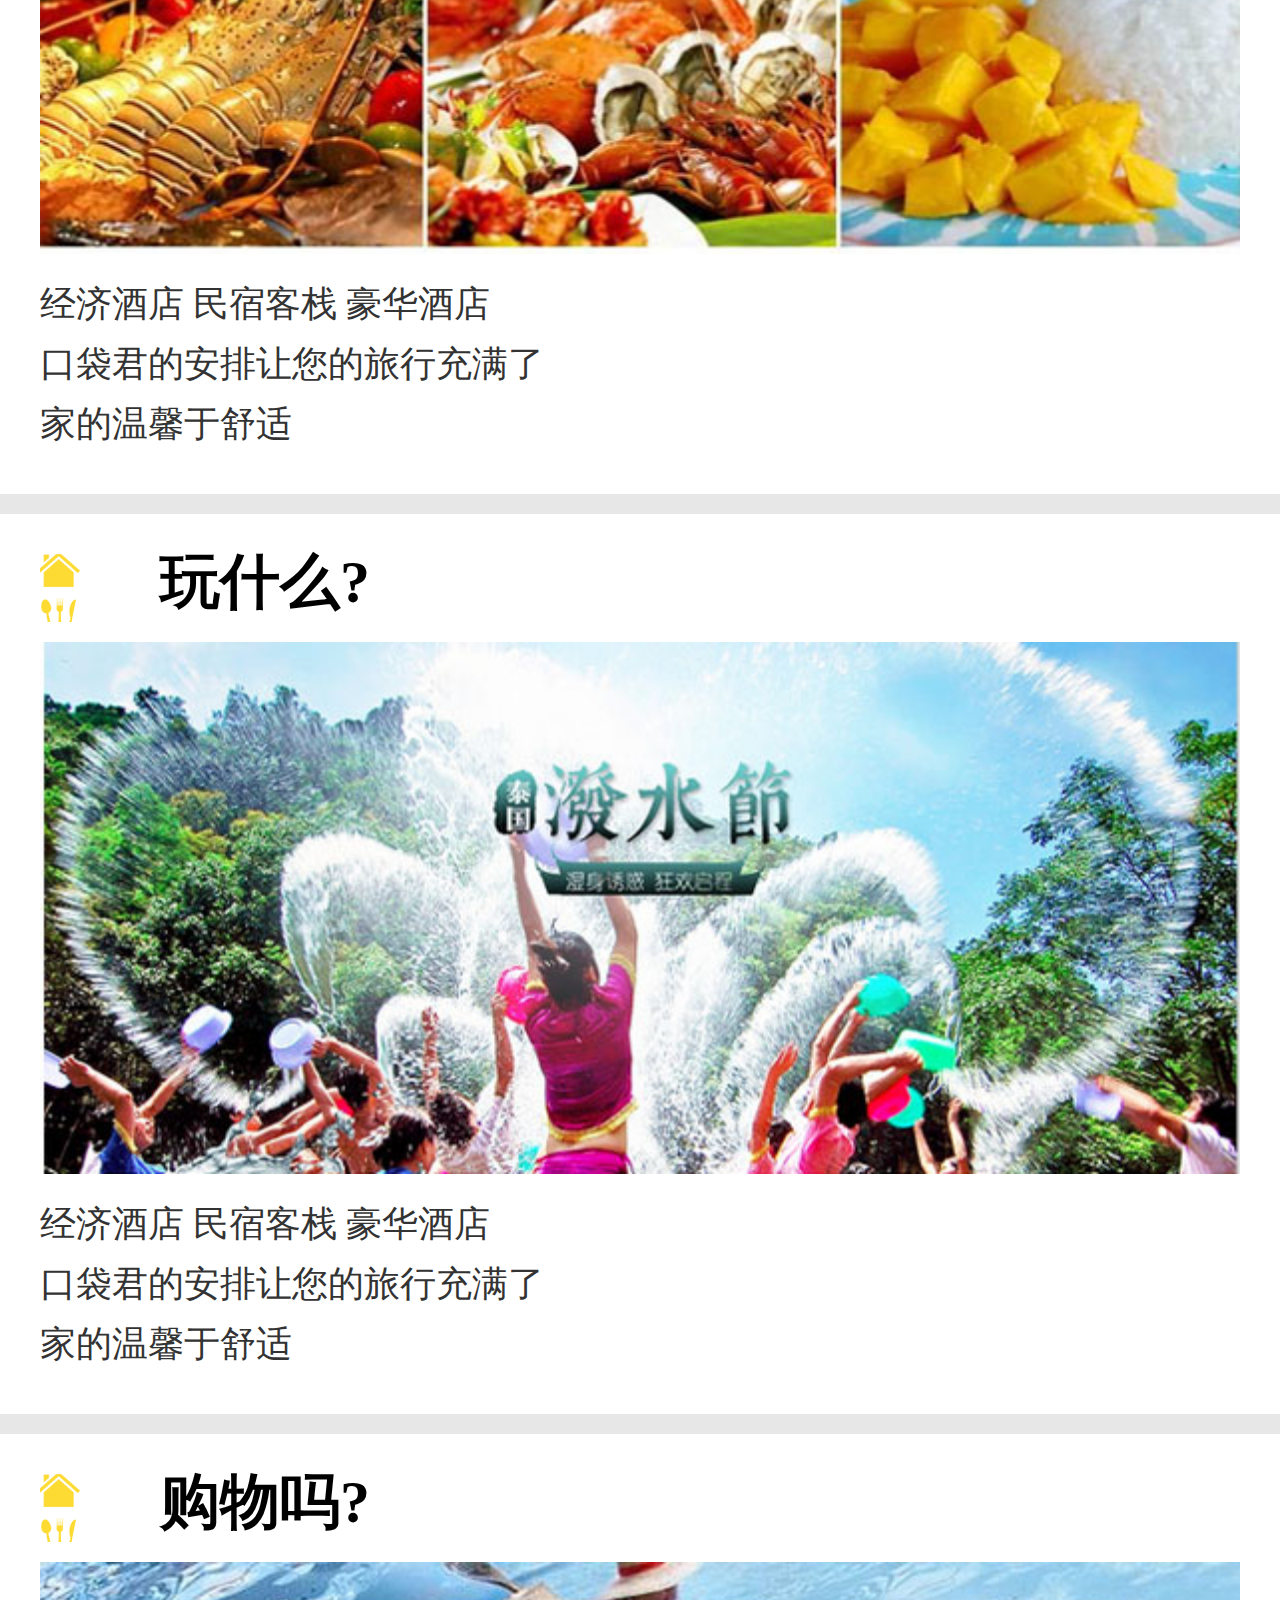
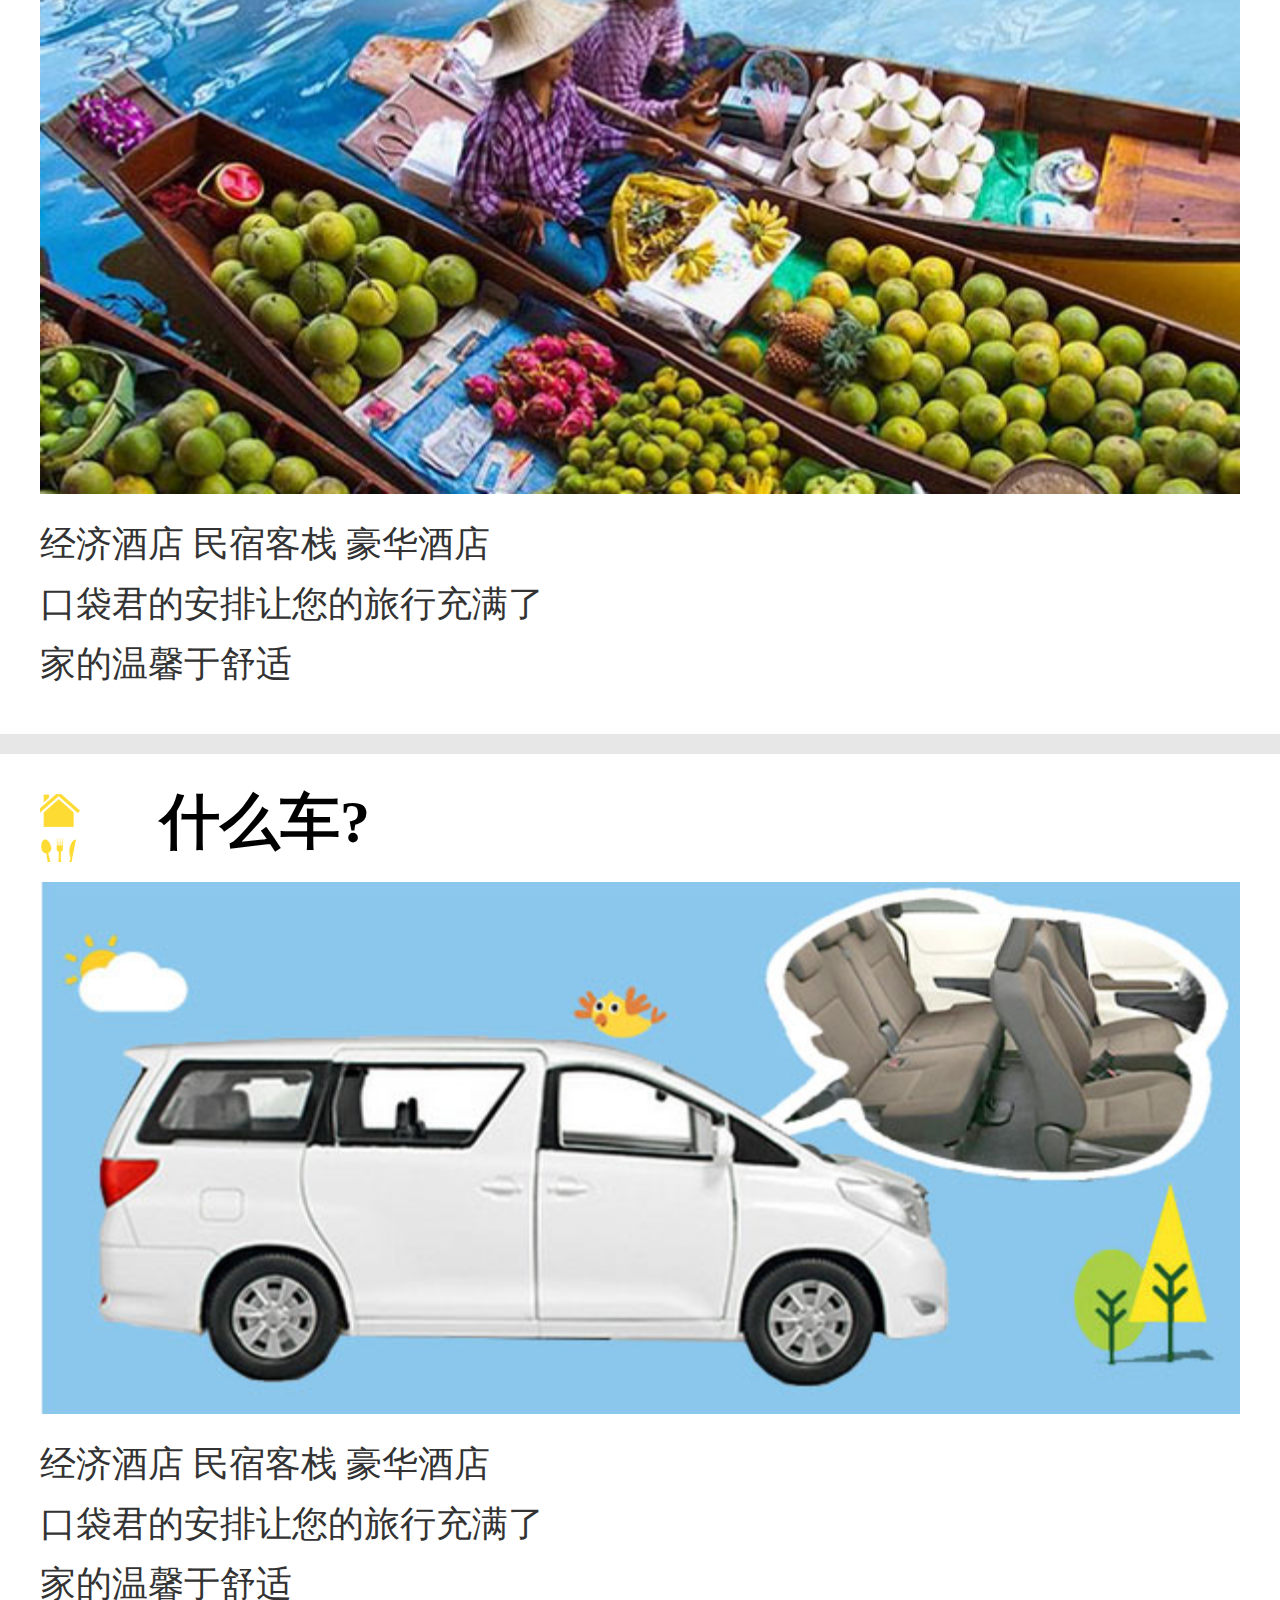
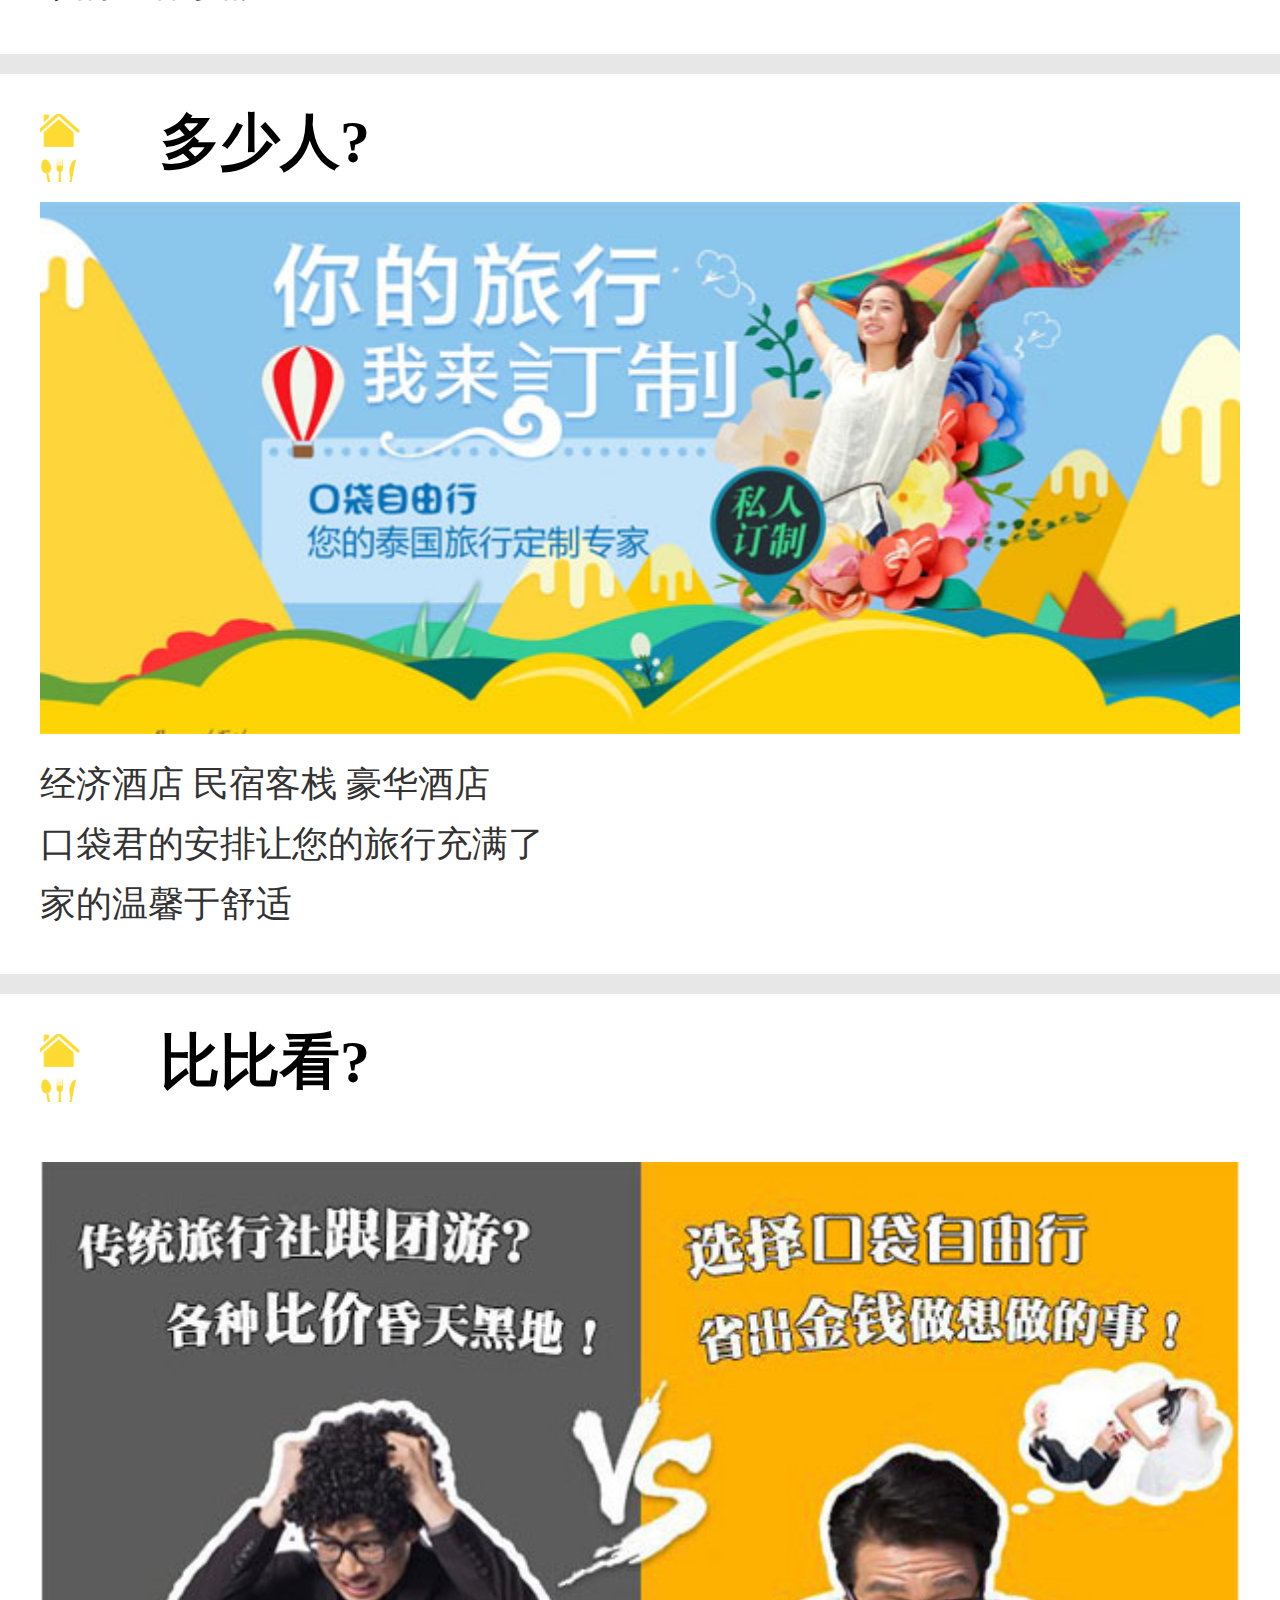
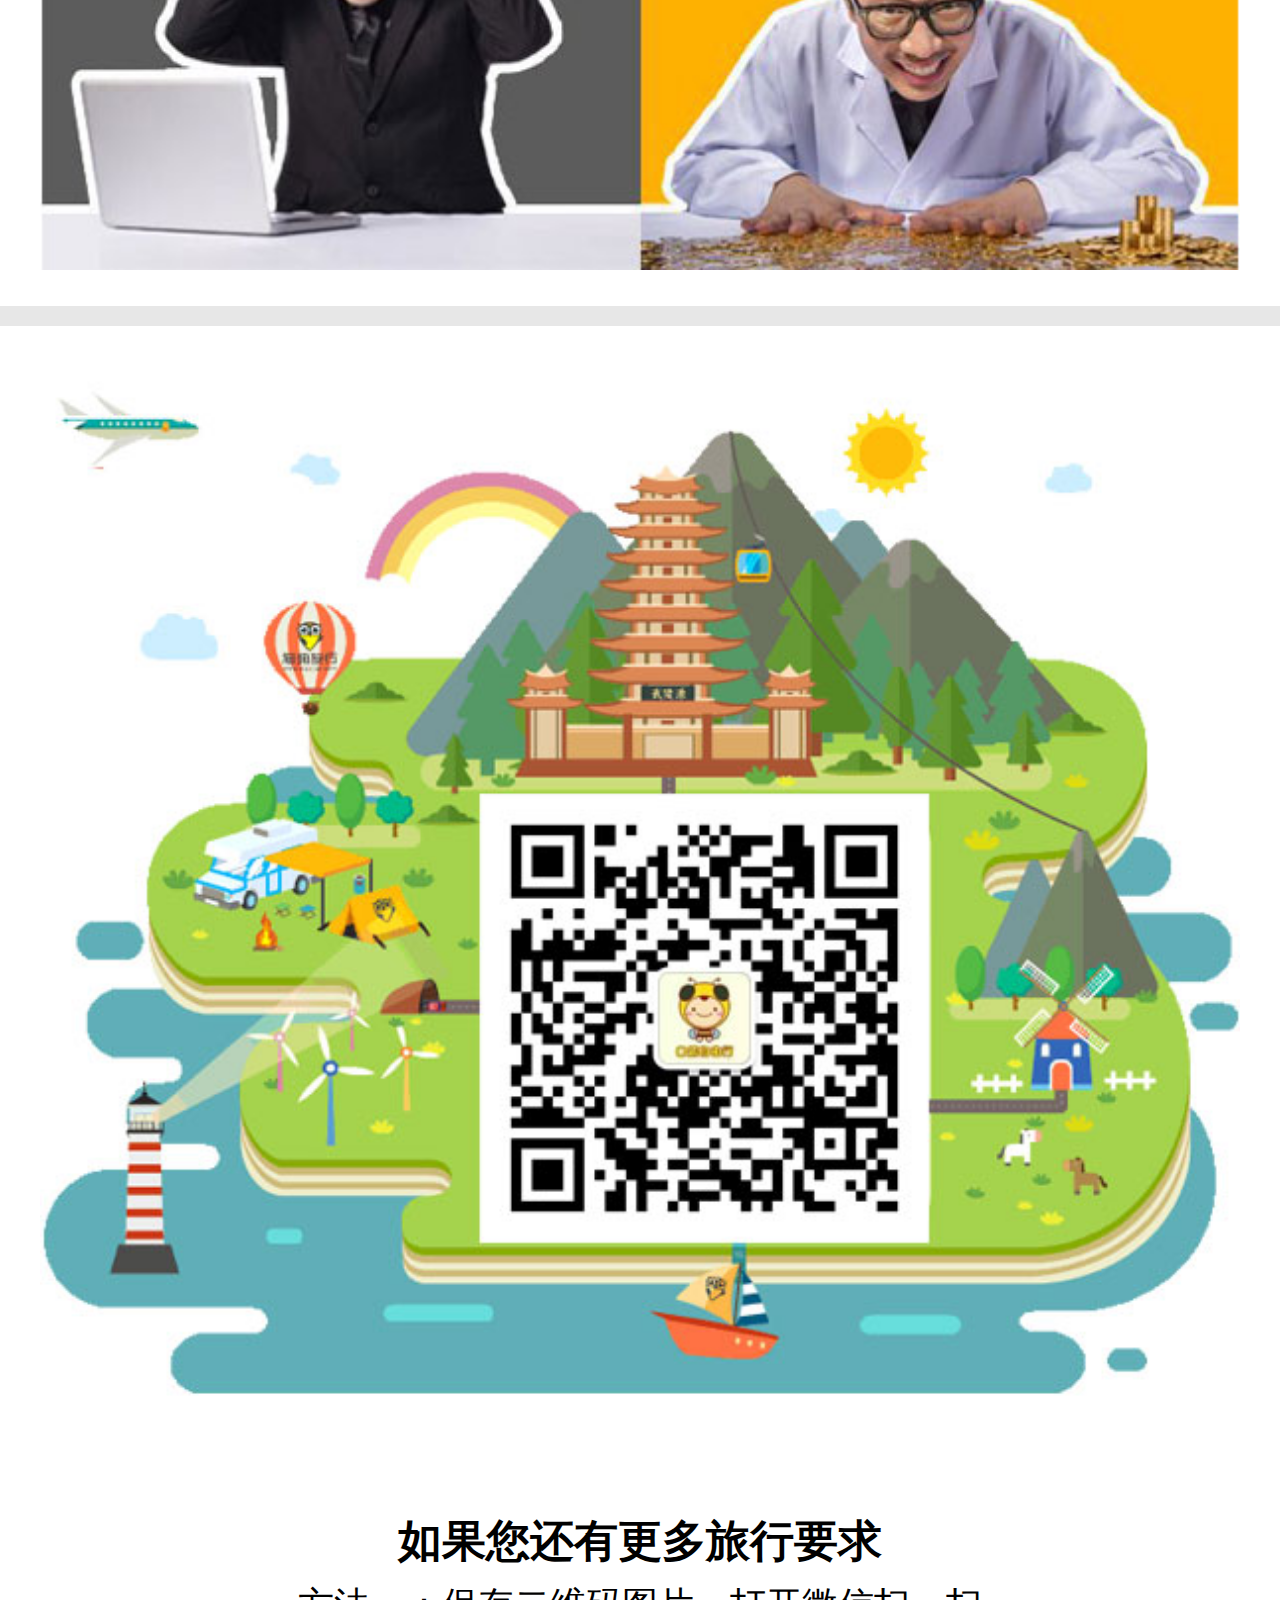
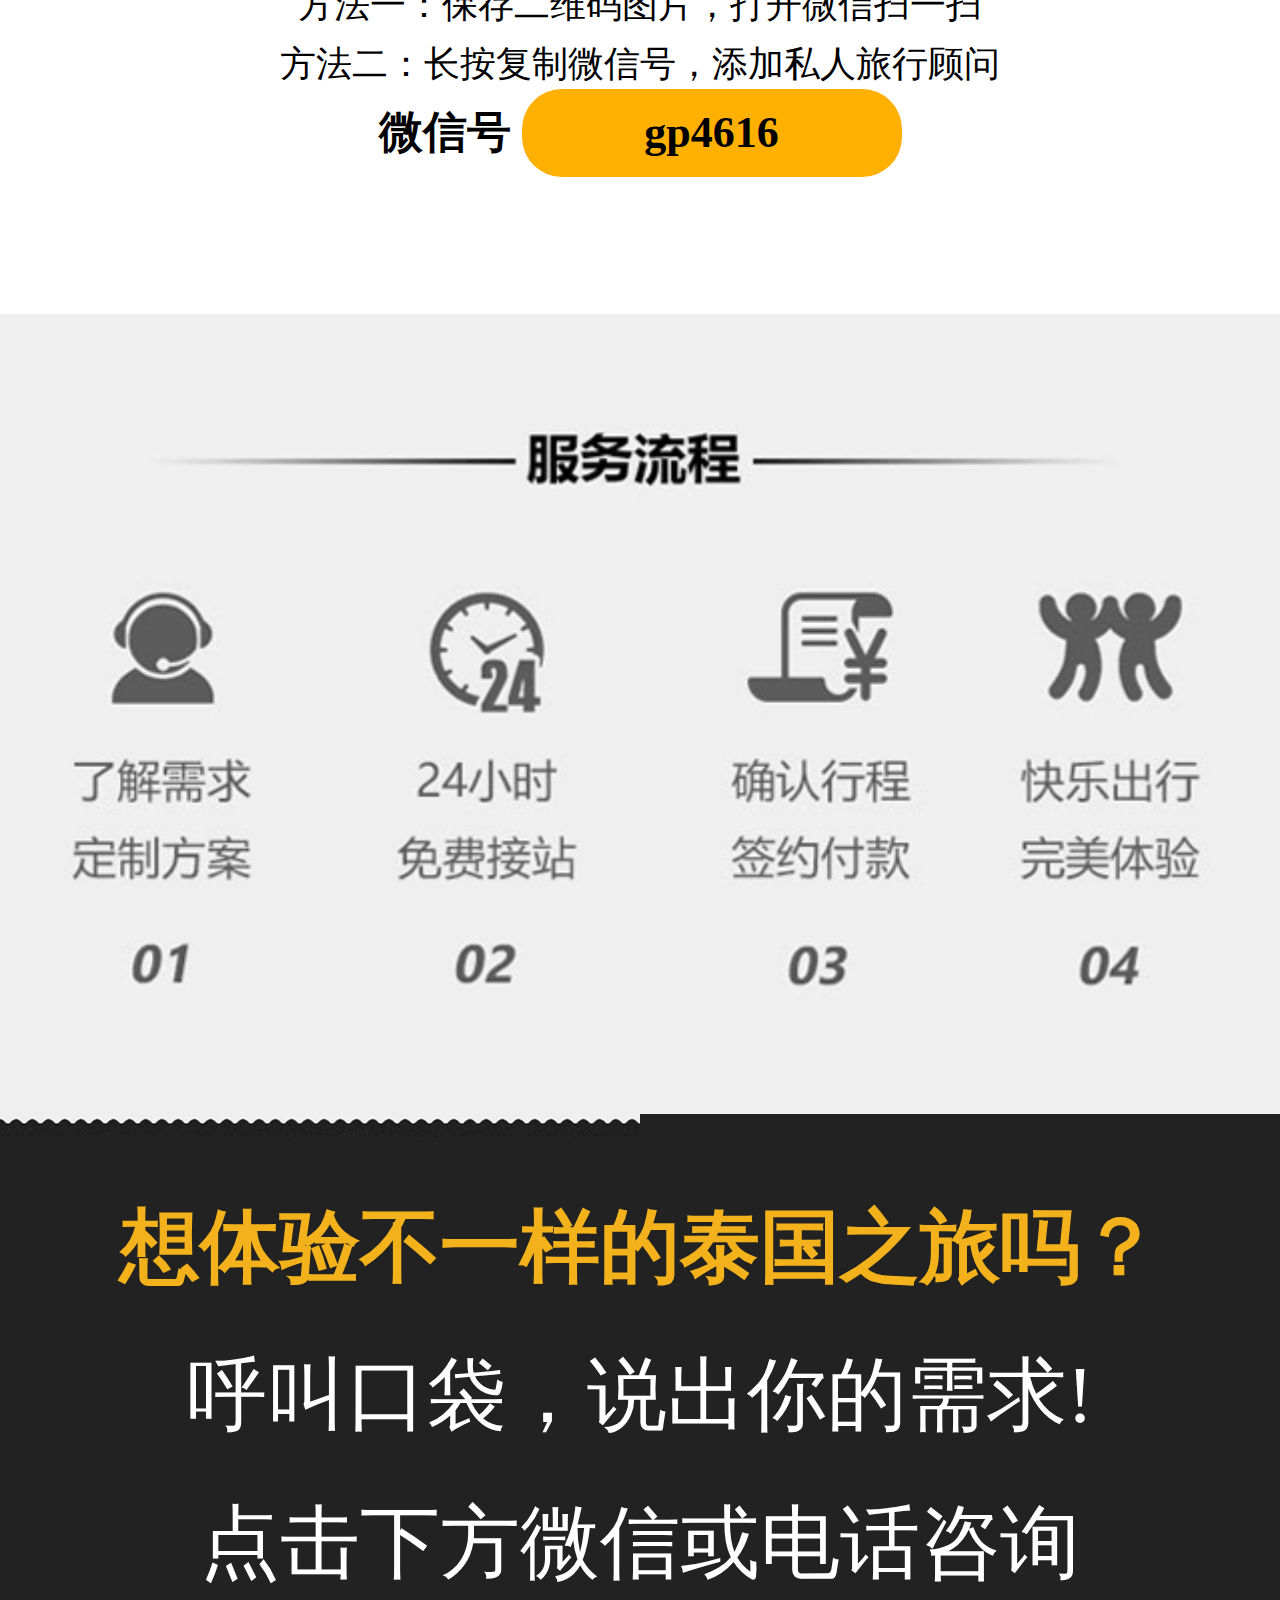
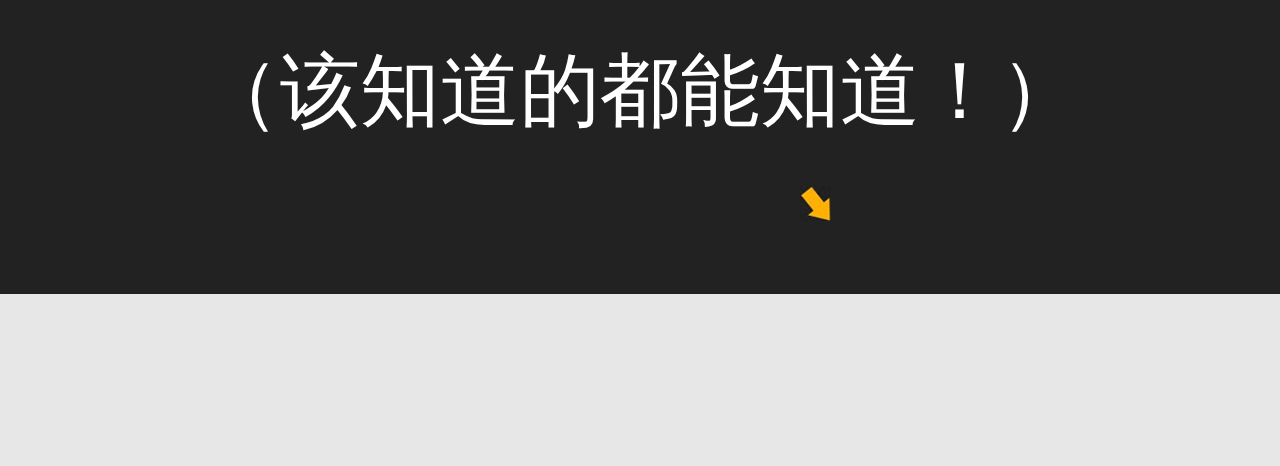
<file: 罗翔-自由行/1.html>
<!DOCTYPE html>
<html lang="en">
<head>
	<meta charset="UTF-8">
	<title>自由行</title>
	<meta name="viewport" content="width=device-width, initial-scale=1.0, minimum-scale=1.0,maximum-scale=1.0, user-scalable=0" />
    <!-- 禁止将数字转为号码 -->
    <meta name="format-detection" content="telephone=no" />
    <!-- 控制顶栏状态栏显示样式，可以为透明 -->
    <meta name="apple-mobile-web-app-status-bar-style" content="black" />
    <!-- 添加一个网站图标，这样当你将网站添加到桌面图标时，会显示出来 -->
    <link rel="apple-touch-icon-precomposed" href="mobile_logo.png?v1" />
	<link rel="stylesheet" href="css/1.css">
</head>
<body>
	<div class='box'>
		<div class='top'>
			<img src="img/logo.png" class="log">
			<img src="img/logo_02.png" class="logo">
		</div>
		<div id="focus" class="focus">
			<div class="hd">
                <ul>
                    <li></li>
              	</ul>
            </div>
			<div class="bd">
			    <ul>
			        <li><a href="#"><img src="img/index/index-pic_02.jpg" alt=""></a></li>
			        <li><a href="#"><img src="img/index/index-pic_19.jpg" alt=""></a></li>
			        <li><a href="#"><img src="img/index/index-pic_23.jpg" alt=""></a></li>
			    </ul>
			</div>
		</div>
		<div class='top3'>
			<div class='t3_1'>
				<img src="img/index/index-bg_05.png" alt="">
				<span>省钱玩法</span>
			</div>
			<div class='t3_1'>
				<img src="img/index/index-bg_07.png" alt="">
				<span>口袋自由行</span>
			</div>
			<div class='t3_1'>
				<img src="img/index/index-bg_09.png" alt="">
				<span>咨询预定</span>
			</div>
		</div>
		<div class='text1'>
			<img src="img/index/layout_02.png" alt="">
		</div>
		<div class='intro1'>
			<img src="img/index/index-pic_14.jpg" alt="">
				<div class='intro1_text'>
					<p>今天，我们带你走进泰国</p>
					<p>体验<span>不一样</span>的<span>泰国自由行</span></p>
					<p>在这里你可以<span>花钱如女王、拍照如公主</span></p>
					<div class='intro1_text_bottom'></div>
				</div>
		</div>
		<div class='intro2'>
			<div class='intro2_bj'>
				<img src="img/index/index-pic_16.jpg" alt="">
				<span class='intro2_bj_text'>一分钟了解我们</span>
			</div>
			<div class='intro2_text_box'>
				<div class='intro2_text'>
					<p>口袋自由行都为您提供那些服务呢</p>
					<p><span class='intro2_text_b'>全程</span><span class='intro2_text_r'>自由行</span>,不跟团</p>
					<p>尊贵<span class='intro2_text_b'>专车、专导</span>服务</p>
					<p>配备<span class='intro2_text_r'>1辆</span>专车、<span class='intro2_text_r'>1名</span>领队</p>
					<p>还有<span class='intro2_text_r'>1位</span>旅游顾问<span class='intro2_text_b'>24小时</span>跟踪服务</p>
				</div>
			</div>
		</div>
		<div class='intro3'>
			寻找<span>同类人</span>的泰国旅行
		</div>
		<div class='intro4'>
			<div class='intro4_left'>
				<img src="img/index/zan_03.png" class="intro4_zan">
				<p>如果您旅行的目的<br>是在最短的时间内看最多的景点<br>旅行对您来说就是下车拍照<br>上车睡觉<br>请绕路<br>因为我们深知旅伴的好坏<br>对一次旅行是否愉快，至关重要</p>
			</div>
			<div class='intro4_right'>
				<img src="img/index/zan_05.png" class="intro4_zan">
				<p>如果您是一位有品味的旅行者<br>追求有深度的，非填鸭式的旅行<br>有自助精神，欢迎您的加入<br>让我们一起去探索和发现<br>深度的了解当地的人文景观<br>我们一起度过快乐的泰国之旅</p>
			</div>
		</div>
		<div class='intro5'>
			<h1 class='intro5_title'><i></i>住哪里?</h1>
			<img src="img/index/index-pic_19.jpg" class="intro5_bj">
			<p>经济酒店 民宿客栈 豪华酒店<br>口袋君的安排让您的旅行充满了<br>家的温馨于舒适</p>
		</div>
		<div class='intro5'>
			<h1 class='intro5_title'><i></i>吃什么?</h1>
			<img src="img/index/index-pic_23.jpg" class="intro5_bj">
			<p>经济酒店 民宿客栈 豪华酒店<br>口袋君的安排让您的旅行充满了<br>家的温馨于舒适</p>
		</div>
		<div class='intro5'>
			<h1 class='intro5_title'><i></i>玩什么?</h1>
			<img src="img/index/index-pic_27.jpg" class="intro5_bj">
			<p>经济酒店 民宿客栈 豪华酒店<br>口袋君的安排让您的旅行充满了<br>家的温馨于舒适</p>
		</div>
		<div class='intro5'>
			<h1 class='intro5_title'><i></i>购物吗?</h1>
			<img src="img/index/index-pic_30.jpg" class="intro5_bj">
			<p>经济酒店 民宿客栈 豪华酒店<br>口袋君的安排让您的旅行充满了<br>家的温馨于舒适</p>
		</div>
		<div class='intro5'>
			<h1 class='intro5_title'><i></i>什么车?</h1>
			<img src="img/index/index-pic_33.jpg" class="intro5_bj">
			<p>经济酒店 民宿客栈 豪华酒店<br>口袋君的安排让您的旅行充满了<br>家的温馨于舒适</p>
		</div>
		<div class='intro5'>
			<h1 class='intro5_title'><i></i>多少人?</h1>
			<img src="img/index/index-pic_36.jpg" class="intro5_bj">
			<p>经济酒店 民宿客栈 豪华酒店<br>口袋君的安排让您的旅行充满了<br>家的温馨于舒适</p>
		</div>
		<div class='intro11'>
			<h1 class='intro5_title'><i></i>比比看?</h1>
			<img src="img/index/index-pic_39.jpg" alt="">
		</div>
		<div class='intro12'>
			<img src="img/index/index-pic_43.jpg" alt="">
			<h1>如果您还有更多旅行要求</h1>
			<p>方法一：保存二维码图片，打开微信扫一扫</p>
			<p>方法二：长按复制微信号，添加私人旅行顾问</p>
			<div>微信号 <span>gp4616</span></div>
		</div>
		<div class='intro13'>
			<img src="img/index/index-bg_46.png" alt="">
		</div>
		<div class='intro14'>
			<h1>想体验不一样的泰国之旅吗？</h1>
			<h1>呼叫口袋，说出你的需求!</h1>
			<h1>点击下方微信或电话咨询</h1>
			<h1>（该知道的都能知道！）</h1>
			<img src="img/index/array.png" class="intro14_yx">
		</div>
		<div class='fixed'>
			<div class='fixed_sy'>
				<img src="img/fnav_01.png" alt="">
				<p>首页</p>
			</div>
			<div class='fixed_sy'>
				<img src="img/fnav_04.png" alt="">
				<p>省钱套餐</p>
			</div>
			<div class='fixed_sy'>
				<img src="img/fnav_02.png" alt="">
				<p>微信咨询</p>
			</div>
			<div class='fixed_sy'>
				<img src="img/fnav_03.png" alt="">
				<p>电话咨询</p>
			</div>
		</div>
		<div class='bottom'>
			
		</div>
	</div>
	<script src='TouchSlide/TouchSlide.1.1.js'></script>
	<script>
		
	</script>
	<script type='text/javascript'>
		(function() {
		    var html = document.documentElement;
		    var whtml = html.getBoundingClientRect().width;
		    html.style.fontSize = whtml / 6.4 + "px";
		})();

		TouchSlide({ 
					slideCell:"#focus",
					titCell:".hd ul", //开启自动分页 autoPage:true ，此时设置 titCell 为导航元素包裹层
					mainCell:".bd ul", 
					effect:"left", 
					autoPlay:true,//自动播放
					autoPage:true, //自动分页
					switchLoad:"_src" //切换加载，真实图片路径为"_src" 
				});
	</script>
</body>
</html>
</file>
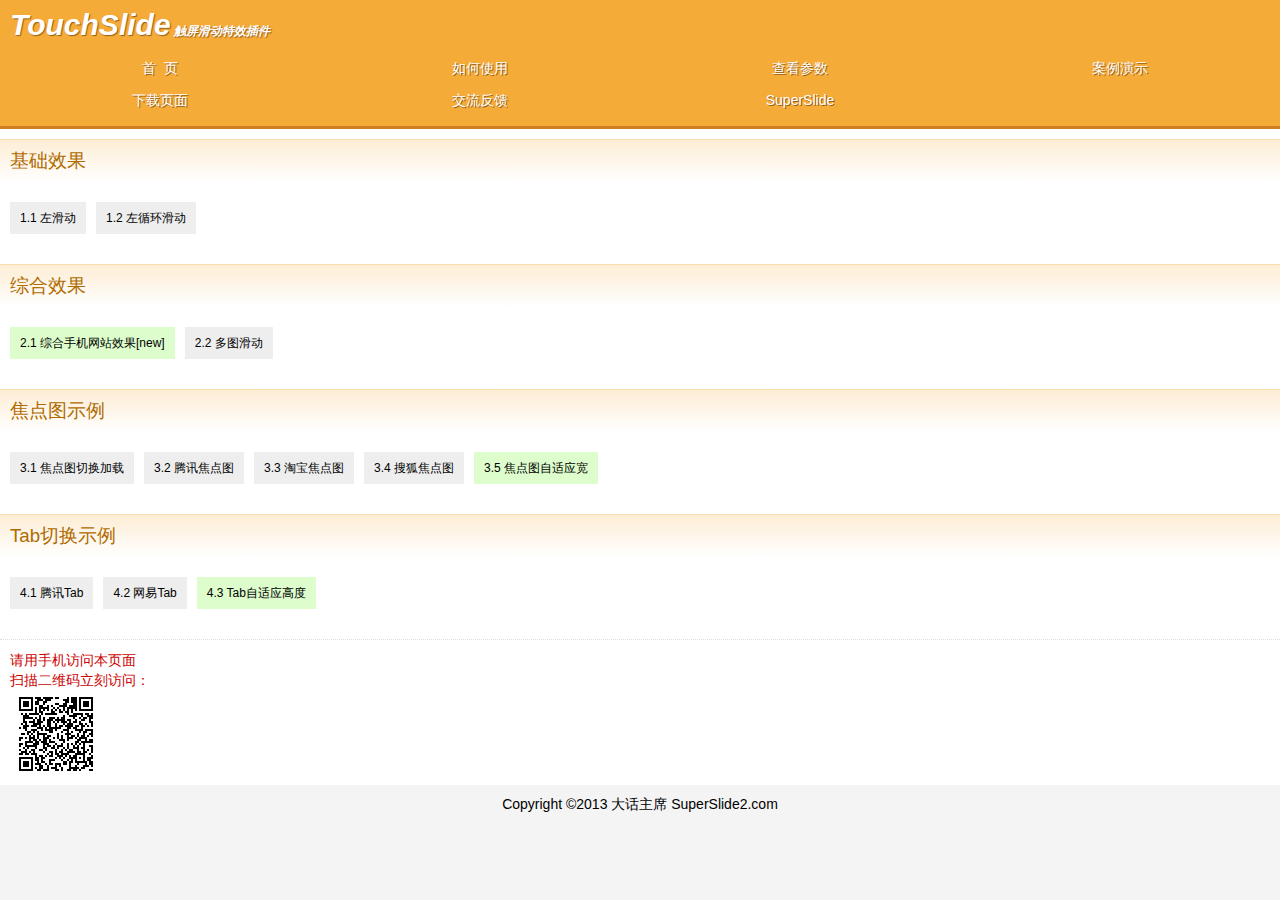
<file: 插件/TouchSlide插件/demo.html>
<!DOCTYPE html>
<html>
<head>
	<meta http-equiv="Content-Type" content="text/html; charset=UTF-8">
	<meta charset="utf-8">
	<meta name="viewport"  content="width=device-width,user-scalable=no">
	<meta name="Keywords" content="TouchSlide,大话主席, javascript触屏滑动特效插件, 移动终端滑动特效">
	<meta name="copyright" content="Copyright (c) TouchSlide 大话主席 2013">
	<meta name="Description" content="TouchSlide 是纯javascript打造的触屏滑动特效插件，面向手机、平板电脑等移动终端，能实现触屏焦点图、触屏Tab切换、触屏多图切换等常用效果。插件开源、体积小、简单实用、功能强大，是你架构移动终端网站的重要选择！">
	<title>TouchSlide 案例演示 触屏滑动特效插件 大话主席 </title>
</head>

<style type="text/css">
	/* css 重置 */
	body, p, input, h1, h2, h3, h4, h5, h6, ul, li, dl, dt, dd, form { margin: 0; padding: 0; list-style: none; vertical-align: middle; font-weight:normal; }
	img { border:0; margin: 0; padding: 0;   }
	body { color: #000; -webkit-user-select: none; -webkit-text-size-adjust: none; font:normal 16px/200% "微软雅黑", helvetica, arial; text-align:left;   }
	header, section, footer { display: block; margin: 0; padding: 0 }
	a{text-decoration:none;color:#000;}
	

	body{ background:#f4f4f4;  }
	/* 头部 */
	header{  background:#F5AB38; padding-bottom:10px; border-bottom:3px solid #CF7F21;  }
	header .logo{ padding:10px 0 5px 10px;  color:#fff;  font-style:italic; font-weight:bold; text-shadow:1px 1px 1px #965e18; font-size:12px; }
	header .logo a{ font-size:30px; line-height:30px; color:#fff;  }
	nav{ color:#cb524b; text-shadow:1px 1px 0 #965e18; font-size:0}
	nav a{ display:inline-block; width:25%; text-align:center; color:#fff; font-size:14px; vertical-align:top; }


	/* 尾部 */
	footer{ text-align:center; padding:10px 0; line-height:18px; font-size:14px; }

	/* 内容 */
	#content{ padding:10px 0; background:#fff;  }
	/* 效果导航 */
	.effectNav{  }
	.effectNav h3{ padding:5px 10px; background:#fdedd5; color:#B06B00; border-top:1px solid #fbddb0;   
		background: -webkit-gradient(linear, 0 0, 0 bottom, from(#fdedd5), to(#FFFFFF));
		background: -webkit-linear-gradient(#fdedd5, #FFFFFF);
		background: -moz-linear-gradient(#fdedd5, #FFFFFF);
		background: -ms-linear-gradient(#fdedd5, #FFFFFF);
		background: -o-linear-gradient(#fdedd5, #FFFFFF);
		background: linear-gradient(#fdedd5, #FFFFFF);
		-pie-background: linear-gradient(#fdedd5, #FFFFFF);
	}
	.effectNav ul{ font-size:0; padding:10px 0 30px 0;   }
	.effectNav li{ display:inline-block; font-size:12px; padding:0 10px; margin:10px 0 0 10px;  background:#eee;  }
	.effectNav li.new{ background:#ddfdcc;  }

	.notice{ font-size:14px; line-height:20px; padding:10px 0 0 10px;  border-top:1px dotted #ddd; color:#c00;   }
	.notice span{ display:block; width:85px; height:85px; background:url(images/indIcons.png) -20px -327px no-repeat;   }
</style>

<body>
	<!-- 头部 -->
	<header>
			<h1 class="logo"><a href="http://www.superslide2.com/TouchSlide/">TouchSlide</a> 触屏滑动特效插件</h1>
			<nav>
				<a href="index.html">首&nbsp;&nbsp;页</a><a target="_blank" href="http://www.superslide2.com/TouchSlide/howToUse.html">如何使用</a><a href="param.html">查看参数</a><a href="demo.html">案例演示</a><a target="_blank" href="http://www.superslide2.com/TouchSlide/downLoad.html">下载页面</a><a target="_blank" href="http://www.superslide2.com/blog/?page_id=12">交流反馈</a><a target="_blank" href="http://www.superslide2.com/">SuperSlide</a>
			</nav>
		</div>
	</header>

	<div id="content">
			
			<!-- 效果导航 -->
			<div class="effectNav">
					<h3>基础效果</h3>
					<ul>
						<li><a href="demo/1.1left.html">1.1 左滑动</a></li>
						<li><a href="demo/1.2leftLoop.html">1.2 左循环滑动</a></li>
					</ul>
					<h3>综合效果</h3>
					<ul>
						<li class="new" title="v1.1新demo"><a href="demo/2.1web.html">2.1 综合手机网站效果[new]</a></li>
						<li><a href="demo/2.2picScroll.html">2.2 多图滑动</a></li>
					</ul>
					<h3>焦点图示例</h3>
					<ul>
						<li><a href="demo/3.1focus.html">3.1 焦点图切换加载</a></li>
						<li><a href="demo/3.2txFocus.html">3.2 腾讯焦点图</a></li>
						<li><a href="demo/3.3tbFocus.html">3.3 淘宝焦点图</a></li>
						<li><a href="demo/3.4sohuFocus.html">3.4 搜狐焦点图</a></li>
						<li class="new" title="v1.1新demo"><a href="demo/3.5zsyFocus.html">3.5 焦点图自适应宽</a></li>
					</ul>
					<h3>Tab切换示例</h3>
					<ul>
						<li><a href="demo/4.1txTab.html">4.1 腾讯Tab</a></li>
						<li><a href="demo/4.2wyTab.html">4.2 网易Tab</a></li>
						<li class="new" title="v1.1新demo"><a href="demo/4.3zsyTab.html">4.3 Tab自适应高度</a></li>
					</ul>
			</div>



			<div class="notice">
				请用手机访问本页面</br>扫描二维码立刻访问：
				<span></span>
			</div>
	</div>

	<footer>
		Copyright ©2013 大话主席 <a target="_blank" href="http://www.superslide2.com/">SuperSlide2.com</a>
	</footer>

</body>
</html>
<script type="text/javascript">
//百度统计代码
var _bdhmProtocol = (("https:" == document.location.protocol) ? " https://" : " http://");
document.write(unescape("%3Cscript src='" + _bdhmProtocol + "hm.baidu.com/h.js%3Fa630f96b6a9dd549675d26373853f7f1' type='text/javascript'%3E%3C/script%3E"));
</script>
</file>
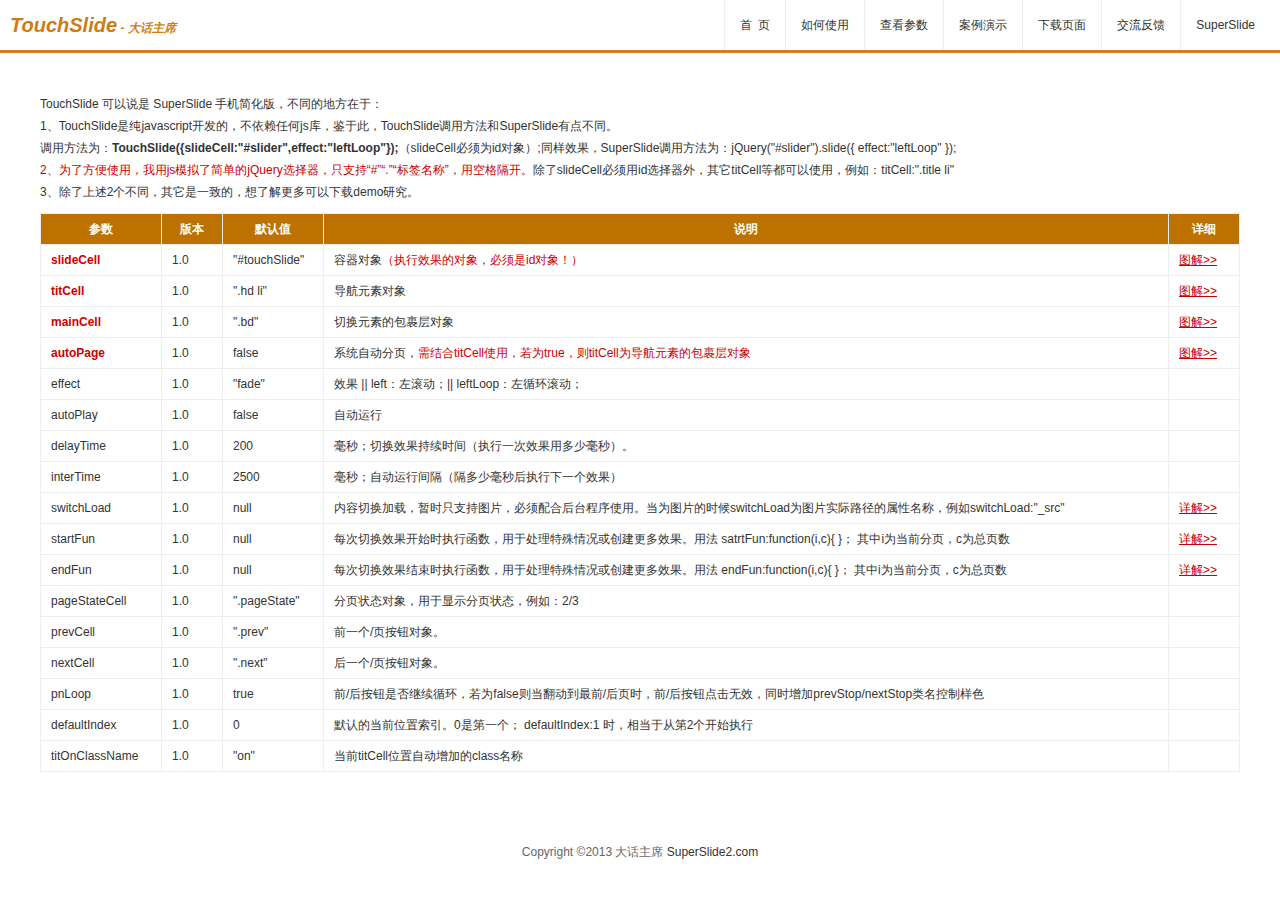
<file: 插件/TouchSlide插件/param.html>
<!DOCTYPE html PUBLIC "-//W3C//DTD XHTML 1.0 Strict//EN" "http://www.w3.org/TR/xhtml1/DTD/xhtml1-strict.dtd">
<html xmlns="http://www.w3.org/1999/xhtml"><head>
<meta http-equiv="Content-Type" content="text/html; charset=UTF-8">
<meta name="Keywords" content="TouchSlide,大话主席, javascript触屏滑动特效插件, 移动终端滑动特效,触屏图片滑动, 触屏Tab切换,触屏多图切换等">
<meta name="Description" content="TouchSlide 原生javascript打造的触屏滑动特效插件，面向手机、平板电脑等触摸设备，能实现触屏焦点图、触屏Tab切换、触屏多图切换等常用效果。是你架构手机网站的重要选择！">
<title>查看参数-TouchSlide 触屏滑动特效插件 大话主席 </title>
<!-- <script type="text/javascript" src="http://ajax.googleapis.com/ajax/libs/jquery/1.4.2/jquery.min.js"></script>
 --><link href="default.css" rel="stylesheet" type="text/css">
</head>


<body>
	<!-- 头部 -->
	<div id="header">
			<div class="nav"><a target="_blank" href="http://www.superslide2.com/TouchSlide/">首&nbsp;&nbsp;页</a><a target="_blank" href="http://www.superslide2.com/TouchSlide/howToUse.html">如何使用</a><a href="param.html">查看参数</a><a href="demo.html">案例演示</a><a target="_blank" href="http://www.superslide2.com/TouchSlide/downLoad.html">下载页面</a><a target="_blank" href="http://www.superslide2.com/blog/?page_id=12">交流反馈</a><a target="_blank" href="http://www.superslide2.com/">SuperSlide</a></div>
			<h1 class="logo"><a target="_blank" href="http://www.superslide2.com/TouchSlide/">TouchSlide</a> - 大话主席</h1>
		</div>
	</div>

	<div id="content" class="paramPage">


<p class="ps">
TouchSlide 可以说是 SuperSlide 手机简化版，不同的地方在于：<br/>
1、TouchSlide是纯javascript开发的，不依赖任何js库，鉴于此，TouchSlide调用方法和SuperSlide有点不同。<br/>
调用方法为：<b>TouchSlide({slideCell:"#slider",effect:"leftLoop"});</b>（slideCell必须为id对象）;同样效果，SuperSlide调用方法为：jQuery("#slider").slide({ effect:"leftLoop" });<br/>
<i>2、为了方便使用，我用js模拟了简单的jQuery选择器，只支持“#”“.”“标签名称”，用空格隔开。</i>除了slideCell必须用id选择器外，其它titCell等都可以使用，例如：titCell:".title li"<br/>
3、除了上述2个不同，其它是一致的，想了解更多可以下载demo研究。
</p>

		<div class="paramWrap">
		 

		
			<table class="param" border="0" cellspacing="0" cellpadding="0">
			  <tr class="imp">
				<th width="100">参数</th>
				<th width="40">版本</th>
				<th width="80">默认值</th>
				<th>说明</th>
				<th width="50">详细</th>
			  </tr>

			  <tr class="imp">
				<td class="t"><b>slideCell</b></td>
				<td class="t">1.0</td>
				<td class="t">"#touchSlide"</td>
				<td class="intro">容器对象<i>（执行效果的对象，必须是id对象！）</i></td>
				<td class="t"><a class="link" target="_blank" href="images/TouchSlide-titCell_mainCell.png">图解&gt;&gt;</a></td>
			  </tr>

			  <tr class="imp">
				<td class="t"><b>titCell</b></td>
				<td class="t">1.0</td>
				<td class="t">".hd li"</td>
				<td class="intro">导航元素对象</td>
				<td class="t"><a class="link" target="_blank" href="images/TouchSlide-titCell_mainCell.png">图解&gt;&gt;</a></td>
			  </tr>

			  <tr class="imp">
				<td class="t"><b>mainCell</b></td>
				<td class="t">1.0</td>
				<td class="t">".bd"</td>
				<td class="intro">切换元素的包裹层对象</td>
				<td class="t"><a class="link" target="_blank" href="images/TouchSlide-titCell_mainCell.png">图解&gt;&gt;</a></td>
			  </tr>

			  <tr class="imp">
				<td class="t"><b>autoPage</b></td>
				<td class="t">1.0</td>
				<td class="t">false</td>
				<td class="intro">系统自动分页，<i>需结合titCell使用，若为true，则titCell为导航元素的包裹层对象</i></td>
				<td class="t"><a class="link" target="_blank" href="images/autoPage.png">图解&gt;&gt;</a></td>
			  </tr>

			  <tr class="imp">
				<td class="t">effect</td>
				<td class="t">1.0</td>
				<td class="t">"fade"</td>
				<td class="intro">效果 ||  left：左滚动；||   leftLoop：左循环滚动；</td>
				<td class="t"></td>
			  </tr>

			  <tr class="imp">
				<td class="t">autoPlay</td>
				<td class="t">1.0</td>
				<td class="t">false</td>
				<td class="intro">自动运行</td>
				<td class="t"></td>
			  </tr>

			  <tr class="imp">
				<td class="t">delayTime</td>
				<td class="t">1.0</td>
				<td class="t">200</td>
				<td class="intro">毫秒；切换效果持续时间（执行一次效果用多少毫秒）。</td>
				<td class="t"></td>
			  </tr>

			  <tr class="imp">
				<td class="t">interTime</td>
				<td class="t">1.0</td>
				<td class="t">2500</td>
				<td class="intro">毫秒；自动运行间隔（隔多少毫秒后执行下一个效果）</td>
				<td class="t"></td>
			  </tr>

			  <tr>
				<td class="t">switchLoad</td>
				<td class="t">1.0</td>
				<td class="t">null</td>
				<td class="intro">内容切换加载，暂时只支持图片，必须配合后台程序使用。当为图片的时候switchLoad为图片实际路径的属性名称，例如switchLoad:"_src"</td>
				<td class="t"><a class="link" target="_blank" href="http://www.superslide2.com/otherDemo/T2.5/switchLoad.html">详解&gt;&gt;</a></td>
			  </tr>
			  <tr>
				<td class="t">startFun</td>
				<td class="t">1.0</td>
				<td class="t">null</td>
				<td class="intro">每次切换效果开始时执行函数，用于处理特殊情况或创建更多效果。用法 satrtFun:function(i,c){ }； 其中i为当前分页，c为总页数</td>
				<td class="t"><a class="link" target="_blank" href="http://www.superslide2.com/otherDemo/T2.2/funIntro.html">详解&gt;&gt;</a></td>
			  </tr>
			  <tr>
				<td class="t">endFun</td>
				<td class="t">1.0</td>
				<td class="t">null</td>
				<td class="intro">每次切换效果结束时执行函数，用于处理特殊情况或创建更多效果。用法 endFun:function(i,c){ }； 其中i为当前分页，c为总页数</td>
				<td class="t"><a class="link" target="_blank" href="http://www.superslide2.com/otherDemo/T2.2/funIntro.html">详解&gt;&gt;</a></td>
			  </tr>
			  <tr>
				<td class="t">pageStateCell</td>
				<td class="t">1.0</td>
				<td class="t">".pageState"</td>
				<td class="intro">分页状态对象，用于显示分页状态，例如：2/3</td>
				<td class="t"></td>
			  </tr>

			  <tr class="n">
				<td class="t">prevCell</td>
				<td class="t">1.0</td>
				<td class="t">".prev"</td>
				<td class="intro">前一个/页按钮对象。</td>
				<td class="t"></td>
			  </tr>

			  <tr class="n">
				<td class="t">nextCell</td>
				<td class="t">1.0</td>
				<td class="t">".next"</td>
				<td class="intro">后一个/页按钮对象。</td>
				<td class="t"></td>
			  </tr>

			  <tr>
				<td class="t">pnLoop</td>
				<td class="t">1.0</td>
				<td class="t">true</td>
				<td class="intro">前/后按钮是否继续循环，若为false则当翻动到最前/后页时，前/后按钮点击无效，同时增加prevStop/nextStop类名控制样色</td>
				<td class="t"></td>
			  </tr>

			  <tr class="n">
				<td class="t">defaultIndex</td>
				<td class="t">1.0</td>
				<td class="t">0</td>
				<td class="intro">默认的当前位置索引。0是第一个； defaultIndex:1 时，相当于从第2个开始执行</td>
				<td class="t"></td>
			  </tr>

			  <tr class="n">
				<td class="t">titOnClassName</td>
				<td class="t">1.0</td>
				<td class="t">"on"</td>
				<td class="intro">当前titCell位置自动增加的class名称</td>
				<td class="t"></td>
			  </tr>
			</table>
			<script type="text/javascript">$(".param tr").hover(function(){ $(this).addClass("on") },function(){ $(this).removeClass("on") });</script>
		</div><!-- paramWrap E -->


	</div><!-- content E -->

	<div id="footer">Copyright ©2013 大话主席 <a target="_blank" href="http://www.superslide2.com/">SuperSlide2.com</a></div>
</body>
</html>
<script type="text/javascript">
//百度统计代码
var _bdhmProtocol = (("https:" == document.location.protocol) ? " https://" : " http://");
document.write(unescape("%3Cscript src='" + _bdhmProtocol + "hm.baidu.com/h.js%3Fa630f96b6a9dd549675d26373853f7f1' type='text/javascript'%3E%3C/script%3E"));
</script>
</file>
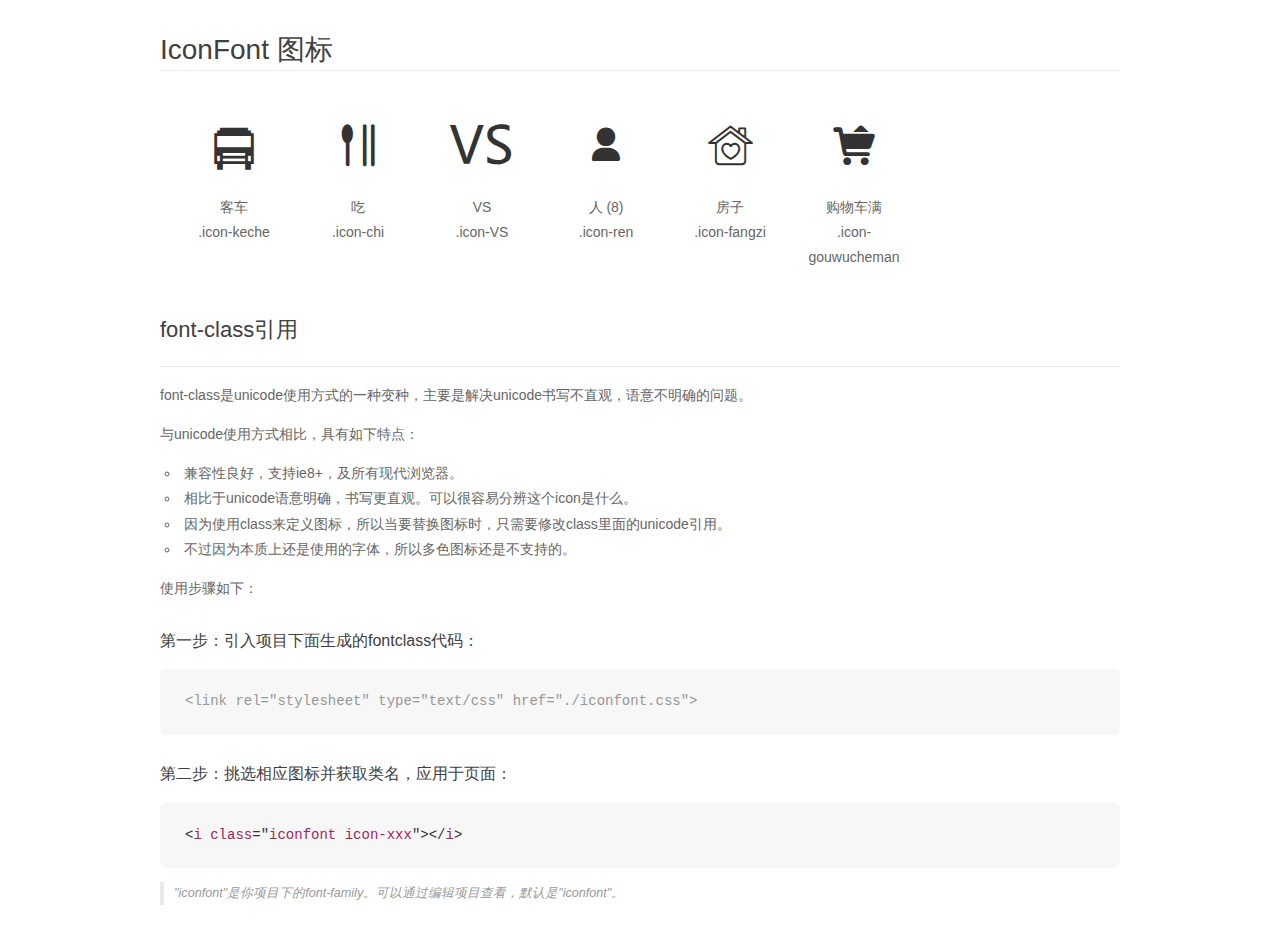
<file: 插件/download (2)/font_wo2vfa6pnt/demo_fontclass.html>
<!DOCTYPE html>
<html>
<head>
    <meta charset="utf-8"/>
    <title>IconFont</title>
    <link rel="stylesheet" href="demo.css">
    <link rel="stylesheet" href="iconfont.css">
</head>
<body>
    <div class="main markdown">
        <h1>IconFont 图标</h1>
        <ul class="icon_lists clear">
            
                <li>
                <i class="icon iconfont icon-keche"></i>
                    <div class="name">客车</div>
                    <div class="fontclass">.icon-keche</div>
                </li>
            
                <li>
                <i class="icon iconfont icon-chi"></i>
                    <div class="name">吃</div>
                    <div class="fontclass">.icon-chi</div>
                </li>
            
                <li>
                <i class="icon iconfont icon-VS"></i>
                    <div class="name">VS</div>
                    <div class="fontclass">.icon-VS</div>
                </li>
            
                <li>
                <i class="icon iconfont icon-ren"></i>
                    <div class="name">人 (8)</div>
                    <div class="fontclass">.icon-ren</div>
                </li>
            
                <li>
                <i class="icon iconfont icon-fangzi"></i>
                    <div class="name">房子</div>
                    <div class="fontclass">.icon-fangzi</div>
                </li>
            
                <li>
                <i class="icon iconfont icon-gouwucheman"></i>
                    <div class="name">购物车满</div>
                    <div class="fontclass">.icon-gouwucheman</div>
                </li>
            
        </ul>

        <h2 id="font-class-">font-class引用</h2>
        <hr>

        <p>font-class是unicode使用方式的一种变种，主要是解决unicode书写不直观，语意不明确的问题。</p>
        <p>与unicode使用方式相比，具有如下特点：</p>
        <ul>
        <li>兼容性良好，支持ie8+，及所有现代浏览器。</li>
        <li>相比于unicode语意明确，书写更直观。可以很容易分辨这个icon是什么。</li>
        <li>因为使用class来定义图标，所以当要替换图标时，只需要修改class里面的unicode引用。</li>
        <li>不过因为本质上还是使用的字体，所以多色图标还是不支持的。</li>
        </ul>
        <p>使用步骤如下：</p>
        <h3 id="-fontclass-">第一步：引入项目下面生成的fontclass代码：</h3>


        <pre><code class="lang-js hljs javascript"><span class="hljs-comment">&lt;link rel="stylesheet" type="text/css" href="./iconfont.css"&gt;</span></code></pre>
        <h3 id="-">第二步：挑选相应图标并获取类名，应用于页面：</h3>
        <pre><code class="lang-css hljs">&lt;<span class="hljs-selector-tag">i</span> <span class="hljs-selector-tag">class</span>="<span class="hljs-selector-tag">iconfont</span> <span class="hljs-selector-tag">icon-xxx</span>"&gt;&lt;/<span class="hljs-selector-tag">i</span>&gt;</code></pre>
        <blockquote>
        <p>"iconfont"是你项目下的font-family。可以通过编辑项目查看，默认是"iconfont"。</p>
        </blockquote>
    </div>
</body>
</html>
</file>
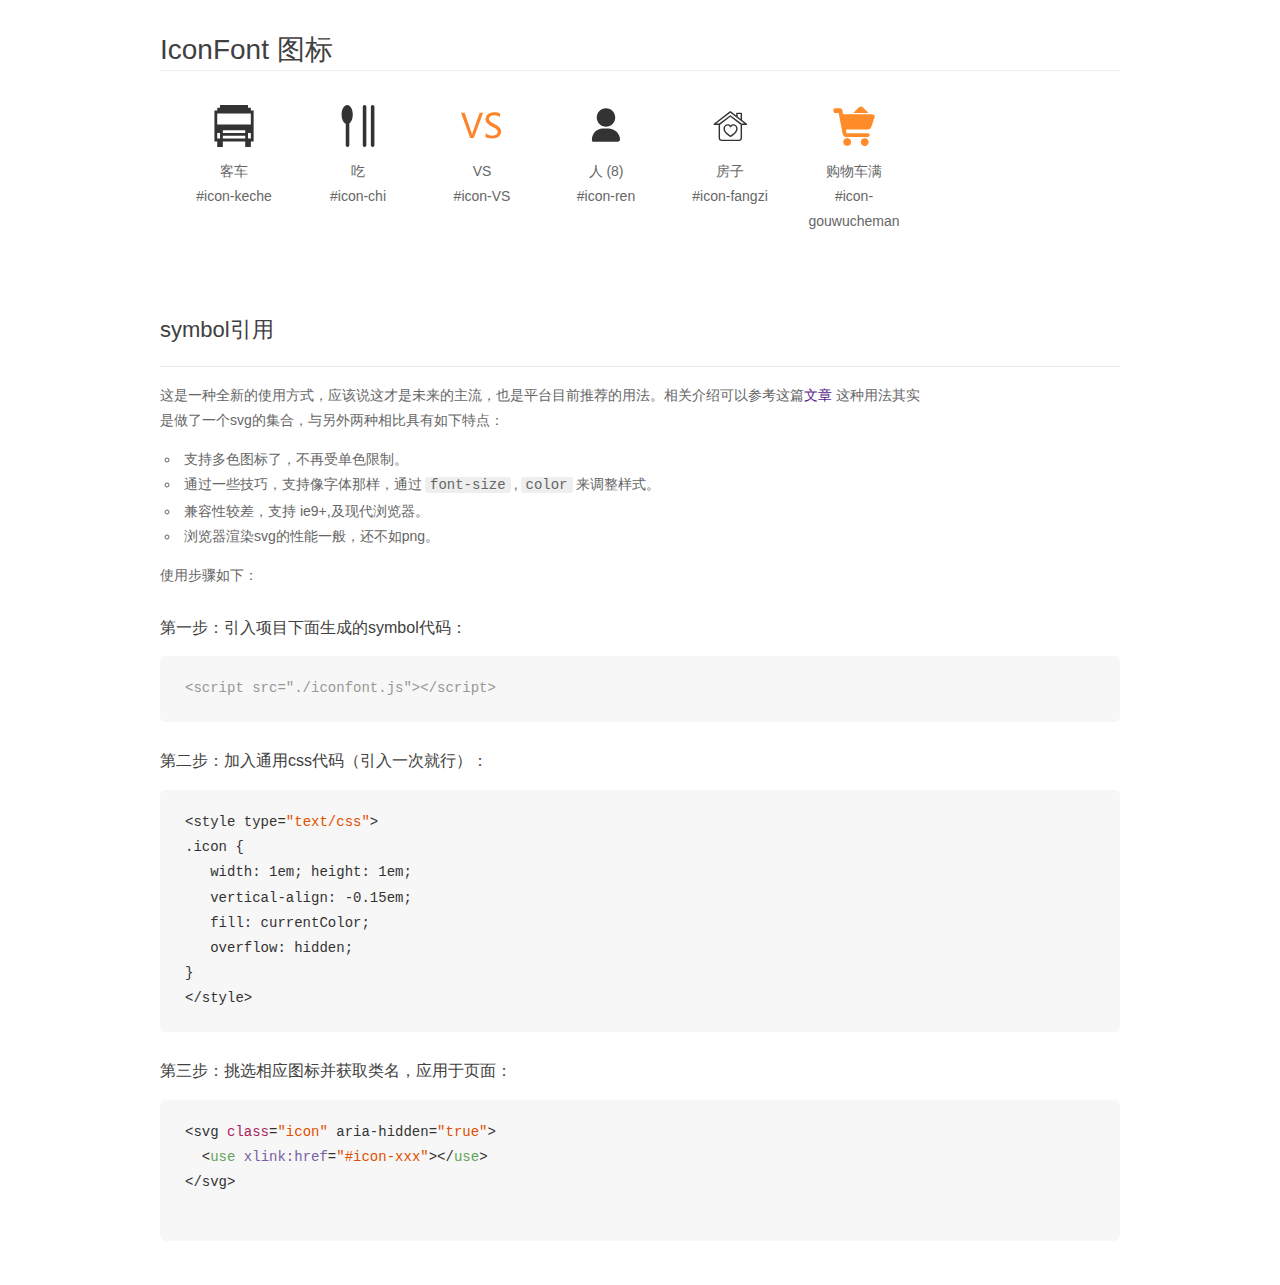
<file: 插件/download (2)/font_wo2vfa6pnt/demo_symbol.html>
<!DOCTYPE html>
<html>
<head>
    <meta charset="utf-8"/>
    <title>IconFont</title>
    <link rel="stylesheet" href="demo.css">
    <script src="iconfont.js"></script>

    <style type="text/css">
        .icon {
          /* 通过设置 font-size 来改变图标大小 */
          width: 1em; height: 1em;
          /* 图标和文字相邻时，垂直对齐 */
          vertical-align: -0.15em;
          /* 通过设置 color 来改变 SVG 的颜色/fill */
          fill: currentColor;
          /* path 和 stroke 溢出 viewBox 部分在 IE 下会显示
             normalize.css 中也包含这行 */
          overflow: hidden;
        }

    </style>
</head>
<body>
    <div class="main markdown">
        <h1>IconFont 图标</h1>
        <ul class="icon_lists clear">
            
                <li>
                    <svg class="icon" aria-hidden="true">
                        <use xlink:href="#icon-keche"></use>
                    </svg>
                    <div class="name">客车</div>
                    <div class="fontclass">#icon-keche</div>
                </li>
            
                <li>
                    <svg class="icon" aria-hidden="true">
                        <use xlink:href="#icon-chi"></use>
                    </svg>
                    <div class="name">吃</div>
                    <div class="fontclass">#icon-chi</div>
                </li>
            
                <li>
                    <svg class="icon" aria-hidden="true">
                        <use xlink:href="#icon-VS"></use>
                    </svg>
                    <div class="name">VS</div>
                    <div class="fontclass">#icon-VS</div>
                </li>
            
                <li>
                    <svg class="icon" aria-hidden="true">
                        <use xlink:href="#icon-ren"></use>
                    </svg>
                    <div class="name">人 (8)</div>
                    <div class="fontclass">#icon-ren</div>
                </li>
            
                <li>
                    <svg class="icon" aria-hidden="true">
                        <use xlink:href="#icon-fangzi"></use>
                    </svg>
                    <div class="name">房子</div>
                    <div class="fontclass">#icon-fangzi</div>
                </li>
            
                <li>
                    <svg class="icon" aria-hidden="true">
                        <use xlink:href="#icon-gouwucheman"></use>
                    </svg>
                    <div class="name">购物车满</div>
                    <div class="fontclass">#icon-gouwucheman</div>
                </li>
            
        </ul>


        <h2 id="symbol-">symbol引用</h2>
        <hr>

        <p>这是一种全新的使用方式，应该说这才是未来的主流，也是平台目前推荐的用法。相关介绍可以参考这篇<a href="">文章</a>
        这种用法其实是做了一个svg的集合，与另外两种相比具有如下特点：</p>
        <ul>
          <li>支持多色图标了，不再受单色限制。</li>
          <li>通过一些技巧，支持像字体那样，通过<code>font-size</code>,<code>color</code>来调整样式。</li>
          <li>兼容性较差，支持 ie9+,及现代浏览器。</li>
          <li>浏览器渲染svg的性能一般，还不如png。</li>
        </ul>
        <p>使用步骤如下：</p>
        <h3 id="-symbol-">第一步：引入项目下面生成的symbol代码：</h3>
        <pre><code class="lang-js hljs javascript"><span class="hljs-comment">&lt;script src="./iconfont.js"&gt;&lt;/script&gt;</span></code></pre>
        <h3 id="-css-">第二步：加入通用css代码（引入一次就行）：</h3>
        <pre><code class="lang-js hljs javascript">&lt;style type=<span class="hljs-string">"text/css"</span>&gt;
.icon {
   width: <span class="hljs-number">1</span>em; height: <span class="hljs-number">1</span>em;
   vertical-align: <span class="hljs-number">-0.15</span>em;
   fill: currentColor;
   overflow: hidden;
}
&lt;<span class="hljs-regexp">/style&gt;</span></code></pre>
        <h3 id="-">第三步：挑选相应图标并获取类名，应用于页面：</h3>
        <pre><code class="lang-js hljs javascript">&lt;svg <span class="hljs-class"><span class="hljs-keyword">class</span></span>=<span class="hljs-string">"icon"</span> aria-hidden=<span class="hljs-string">"true"</span>&gt;<span class="xml"><span class="hljs-tag">
  &lt;<span class="hljs-name">use</span> <span class="hljs-attr">xlink:href</span>=<span class="hljs-string">"#icon-xxx"</span>&gt;</span><span class="hljs-tag">&lt;/<span class="hljs-name">use</span>&gt;</span>
</span>&lt;<span class="hljs-regexp">/svg&gt;
        </span></code></pre>
    </div>
</body>
</html>
</file>
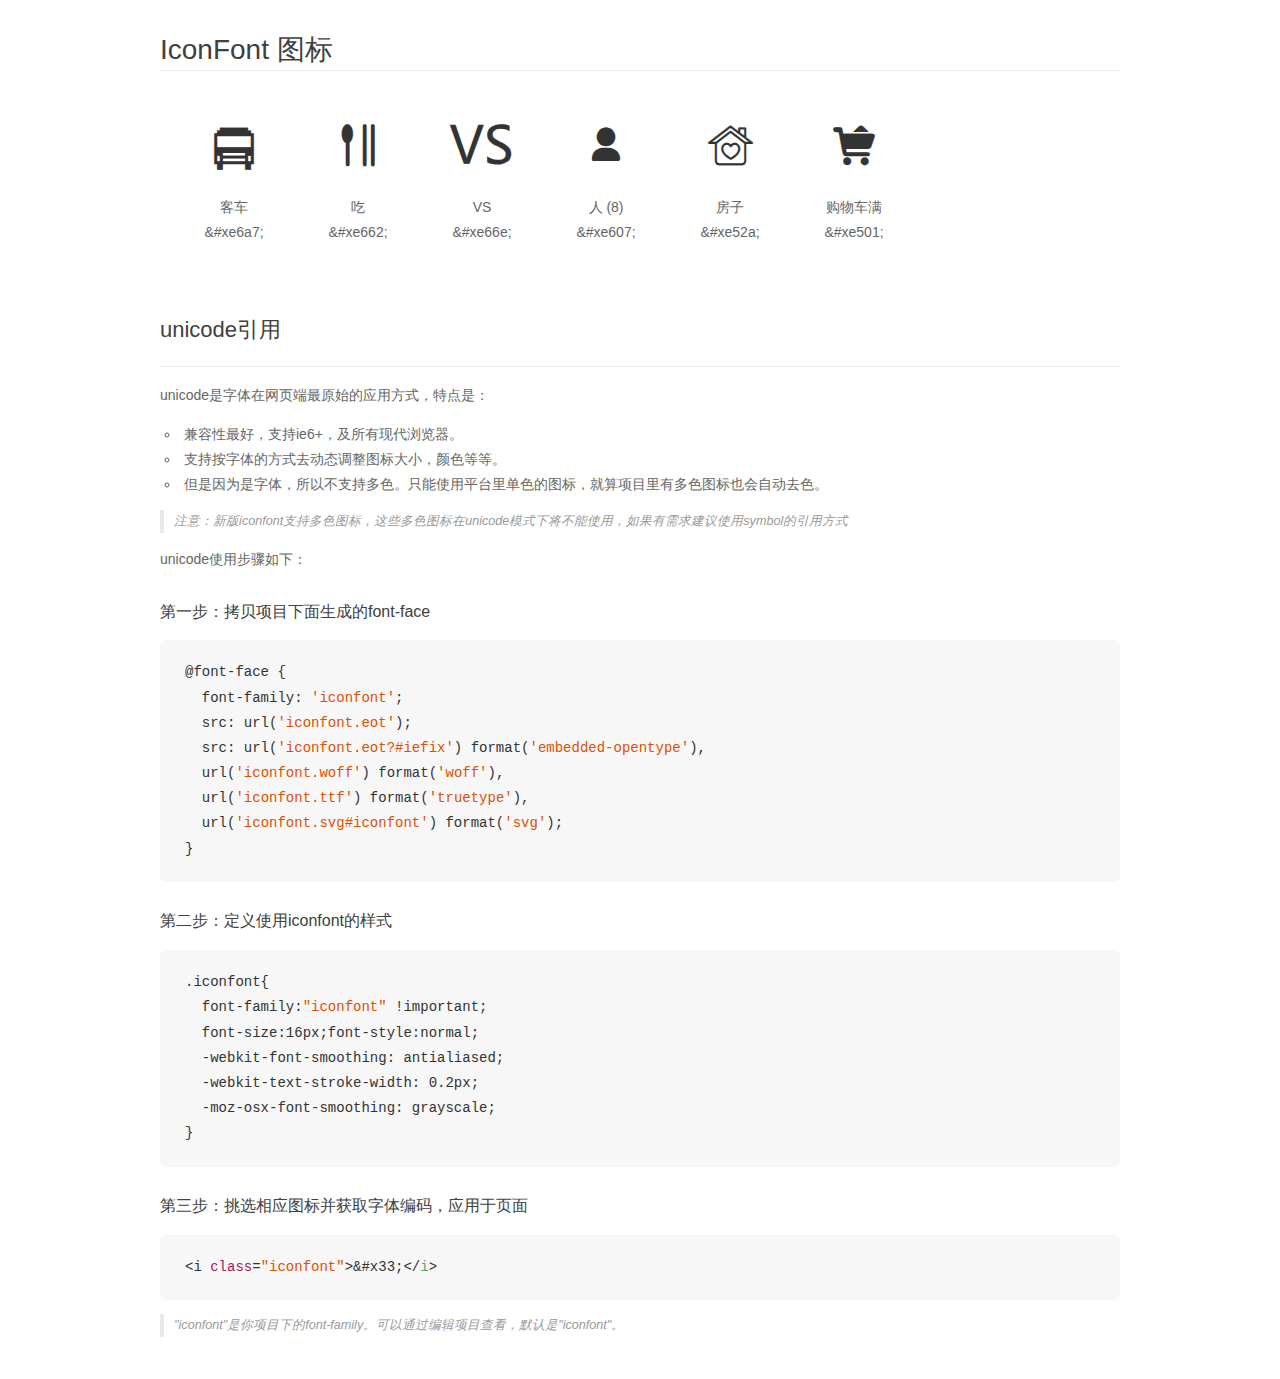
<file: 插件/download (2)/font_wo2vfa6pnt/demo_unicode.html>
<!DOCTYPE html>
<html>
<head>
    <meta charset="utf-8"/>
    <title>IconFont</title>
    <link rel="stylesheet" href="demo.css">

    <style type="text/css">

        @font-face {font-family: "iconfont";
          src: url('iconfont.eot'); /* IE9*/
          src: url('iconfont.eot#iefix') format('embedded-opentype'), /* IE6-IE8 */
          url('iconfont.woff') format('woff'), /* chrome, firefox */
          url('iconfont.ttf') format('truetype'), /* chrome, firefox, opera, Safari, Android, iOS 4.2+*/
          url('iconfont.svg#iconfont') format('svg'); /* iOS 4.1- */
        }

        .iconfont {
          font-family:"iconfont" !important;
          font-size:16px;
          font-style:normal;
          -webkit-font-smoothing: antialiased;
          -webkit-text-stroke-width: 0.2px;
          -moz-osx-font-smoothing: grayscale;
        }

    </style>
</head>
<body>
    <div class="main markdown">
        <h1>IconFont 图标</h1>
        <ul class="icon_lists clear">
            
                <li>
                <i class="icon iconfont">&#xe6a7;</i>
                    <div class="name">客车</div>
                    <div class="code">&amp;#xe6a7;</div>
                </li>
            
                <li>
                <i class="icon iconfont">&#xe662;</i>
                    <div class="name">吃</div>
                    <div class="code">&amp;#xe662;</div>
                </li>
            
                <li>
                <i class="icon iconfont">&#xe66e;</i>
                    <div class="name">VS</div>
                    <div class="code">&amp;#xe66e;</div>
                </li>
            
                <li>
                <i class="icon iconfont">&#xe607;</i>
                    <div class="name">人 (8)</div>
                    <div class="code">&amp;#xe607;</div>
                </li>
            
                <li>
                <i class="icon iconfont">&#xe52a;</i>
                    <div class="name">房子</div>
                    <div class="code">&amp;#xe52a;</div>
                </li>
            
                <li>
                <i class="icon iconfont">&#xe501;</i>
                    <div class="name">购物车满</div>
                    <div class="code">&amp;#xe501;</div>
                </li>
            
        </ul>
        <h2 id="unicode-">unicode引用</h2>
        <hr>

        <p>unicode是字体在网页端最原始的应用方式，特点是：</p>
        <ul>
        <li>兼容性最好，支持ie6+，及所有现代浏览器。</li>
        <li>支持按字体的方式去动态调整图标大小，颜色等等。</li>
        <li>但是因为是字体，所以不支持多色。只能使用平台里单色的图标，就算项目里有多色图标也会自动去色。</li>
        </ul>
        <blockquote>
        <p>注意：新版iconfont支持多色图标，这些多色图标在unicode模式下将不能使用，如果有需求建议使用symbol的引用方式</p>
        </blockquote>
        <p>unicode使用步骤如下：</p>
        <h3 id="-font-face">第一步：拷贝项目下面生成的font-face</h3>
        <pre><code class="lang-js hljs javascript">@font-face {
  font-family: <span class="hljs-string">'iconfont'</span>;
  src: url(<span class="hljs-string">'iconfont.eot'</span>);
  src: url(<span class="hljs-string">'iconfont.eot?#iefix'</span>) format(<span class="hljs-string">'embedded-opentype'</span>),
  url(<span class="hljs-string">'iconfont.woff'</span>) format(<span class="hljs-string">'woff'</span>),
  url(<span class="hljs-string">'iconfont.ttf'</span>) format(<span class="hljs-string">'truetype'</span>),
  url(<span class="hljs-string">'iconfont.svg#iconfont'</span>) format(<span class="hljs-string">'svg'</span>);
}
</code></pre>
        <h3 id="-iconfont-">第二步：定义使用iconfont的样式</h3>
        <pre><code class="lang-js hljs javascript">.iconfont{
  font-family:<span class="hljs-string">"iconfont"</span> !important;
  font-size:<span class="hljs-number">16</span>px;font-style:normal;
  -webkit-font-smoothing: antialiased;
  -webkit-text-stroke-width: <span class="hljs-number">0.2</span>px;
  -moz-osx-font-smoothing: grayscale;
}
</code></pre>
        <h3 id="-">第三步：挑选相应图标并获取字体编码，应用于页面</h3>
        <pre><code class="lang-js hljs javascript">&lt;i <span class="hljs-class"><span class="hljs-keyword">class</span></span>=<span class="hljs-string">"iconfont"</span>&gt;&amp;#x33;<span class="xml"><span class="hljs-tag">&lt;/<span class="hljs-name">i</span>&gt;</span></span></code></pre>

        <blockquote>
        <p>"iconfont"是你项目下的font-family。可以通过编辑项目查看，默认是"iconfont"。</p>
        </blockquote>
    </div>


</body>
</html>
</file>
<file: PSD泰国自由行-鲁明辉/css/1.css>
@charset 'UTF-8';
*{
	margin: 0;
	padding: 0;
	box-sizing: border-box;
}
a{
	text-decoration:none; 
}
.justify-start{
	display: flex;
	justify-content: flex-start;
	align-items: center;
}
.ml{
	margin: .3rem;
}
.mar{
	margin:0 4rem 0 4rem;
}
/*背景颜色*/
.bg-yellow{
	background: #FED930;
}
.bg-white{
	background: white;
}
body{
	background: #e7e7e7;
}
/*背景颜色结束*/
/*字体颜色*/
/*粉红色*/
.col{
	color: #f9665e;
}
/*黄色*/
.col1{
	color: #ffb001;	
}
/*蓝色*/
.col2{
	color: #2db7ef;	
}
/*红色*/
.col3{
	color: #ff2e4d;
}
/*黑色*/
.col4{
	color:#000;
}
.font-16{
	font-size: 1.2rem;
}
/*结束*/
/*头部*/
.box{
	width: 100%;
	margin-bottom: 1rem;
}
.navs{
	width: 100%;
}
.navsimg{
	height:3rem;
}
/*轮播图*/
.slideBox{ position:relative; width:100%;  height:150px; overflow:hidden; }
	.slideBox .hd{display:none; position:absolute; height:28px; line-height:28px; bottom:0; right:0; z-index:1; }
	.slideBox .hd li{ display:inline-block; width:5px; height:5px; -webkit-border-radius:5px; -moz-border-radius:5px; border-radius:5px; background:#333; text-indent:-9999px; overflow:hidden; margin:0 6px;   }
	.slideBox .hd li.on{ background:#fff;  }
	.slideBox .bd{ position:relative; z-index:0; }
	.slideBox .bd li{ position:relative;  }
	.slideBox .bd li img{ width:100%;  height:150px; display:block;   }
	.slideBox .bd li a{ -webkit-tap-highlight-color:rgba(0, 0, 0, 0); /* 取消链接高亮 */ }
	.slideBox .bd li .tit{ display:block; width:100%;  position:absolute; bottom:0; text-indent:10px; height:28px; line-height:28px; background:url(images/focusBg.png) repeat-x; color:#fff;   }

/*结束*/
.recommended{
	display: flex;
	justify-content:center;
	padding: 2rem;
}

.img{
	width: 5rem;
}
.box1{
	text-align: center;
}
/*中部*/
.center{
	width: 100%;
}
.centerimg{
	width: 100%;
	height: 7rem;
}
.centerimg1{
	width: 100%;
	height: 20rem;
}
.no1{
	display: flex;
	flex-direction: column;
}
.no1text p{
	text-align: center;
}
.no1text{
	padding: 1rem;
	background: #fff;
}
.no2{
	background: #fff;
	padding-bottom: 1rem; 
}
.no2 img{
	width: 100%;
	/*height: 5rem;*/
}
.no2text{
	text-align: center;
	font-size: 1.4rem;
	margin-top: -2rem;
	color:#000;
}
.mb{
	margin-bottom: .5rem;
}
.font-1{
	font-size: 1rem;
}
.mb-1{
	margin-bottom: 1rem;
}
/*黄色区域文字*/
.no3{
	width: 100%;
	height: 5rem;
	background: #fedb35;
	text-align: center;
	line-height: 5rem;
	margin-top: 1rem;
}
.no3 i{
	font-size: 1.8rem;
	font-weight: 400;
	color: #007adf;
}
.no3 h2{
	display: inline-block;
}
.select{
	display: flex;
	text-align: center;
	background: #fff;
}
.n-left{
	flex: 1;
	padding: 1rem;
	position: relative;
}
.n-left:before{
	content:' ';
	width: 1px;
	height: 11rem;
	border-right: 1px dotted #ddd;
	position: absolute;
	top: 1.5rem;
	right: 0;
}
.n-left p{
	color: #dadada;
}
.n-right{
	flex: 1;
	padding: 1rem;
}
.sel-img{
	height: 3rem;
}
/*优选精品推荐*/

.you1{
	padding:0 1rem;
	margin-top:1rem;
	background: #fff;
	padding-bottom: 1rem; 
}
.you1 i{
	display:inline-block;
	width: 2.4rem;
	height: 2rem;
	background: url(../images/index/sprite-index.png);
	background-size:2.4rem 20.3rem; 
	vertical-align:bottom;
}
.you1 .tubiao{
	background-position:0 0rem; 
}
.you1 .tubiao2{
	background-position:0 -2.3rem; 
}
.you1 .tubiao3{
	background-position:0 -4.8rem; 
}
.you1 .tubiao4{
	background-position:0 -8.2rem; 
}
.you1 .tubiao5{
	background-position:0 -11.2rem; 
}
.you1 .tubiao6{
	background-position:0 -14.7rem; 
}
.you1 .tubiao7	{
	background-position:0 -18.2rem; 
}
.hredp{
	padding:1rem 0 1rem 0; 
}
.you1 img{
	width: 100%;
}
/*.text-wenben p{
	padding: 0.5rem 0;
}*/
.weixin{
	margin-top: 1rem;
	background: #fff;
}
.weixin img{
	width: 100%;
}
.weixintext{
	padding: 2rem;
	text-align: center;
}
.weixintext h1{
	margin:.5rem 0;
}
.yeloowblk{
	background: #FFB001;
	border-radius:5px;
	padding: 0 1rem;
}
.botm{
	text-align: center;
	margin-bottom: 5rem;
}
.botm img{
	width: 100%;
}
.botmtext{
	background: url(../images/index/index-bg_48.png)no-repeat #222222;
	background-size:100%; 
	color: #FBFBFB;
	padding:2rem 1rem;
}
.botm h1{
	
	margin:1rem 0;
}
.jianju{
	letter-spacing:5px;
	text-align: center;
}
.botmtext img{
	width: 2rem;
	margin-left: 2rem;
}
.nav{
	padding:1rem 4rem;
	display: flex;
	justify-content: space-between;
	align-items: center;
	width: 100%;
	height:5rem;
	position: fixed;
	bottom: 0;
	background: #fff;
	text-align: center;
}
.nav img{
	width: 2rem;
	height: 1.8rem;
}
</file>
<file: 单琨/style/inndex.css>
@charset 'utf-8';
html{
	font-size: 100%;
	height: 100%;
}
body{
	background: #fff;
	font-family: Helvetica,'微软雅黑',-apple-system,sans-serif;
	line-height: 1.5;
	/*禁止文字自动被浏览器缩放*/
	text-size-adjust:100%!important;
	overflow-x: hidden; 
}
a, abbr, address, article, aside, audio, b, blockquote, body, caption, cite, code, dd, del, dfn, dialog, div, dl, dt, em, fieldset, figure, footer, form, h1, h2, h3, h4, h5, h6, header, hgroup, hr, html, i, iframe, img, ins, kbd, label, legend, li, mark, menu, nav, object, ol, p, pre, q, samp, section, small, span, strong, sub, sup, tfoot, th, thead, time, tr, ul, var, video{
	border:0;
	margin: 0;
	padding: 0;
	-webkit-tap-highlight-color:rgba(255,255,255,0);
	-webkit-font-smoothing:antialiased;
}
ol,ul,li{
	list-style:none;
}
b,i,u{
	font-style:normal;
	font-weight:normal;
	text-decoration:none;
}
table{
	border-collapse:collapse;
}
fieldset,img{
	border:none;outline:none;
}
input,button,select,textarea{
	font-family:Helvetica; 
	border:none;outline:none; 
    /*消除按钮默认的圆角外观*/
    -webkit-apprearance:none;
    -webkit-tap-highlight-color:transparent;
}
a{
	text-decoration:none; 
	outline:none;
}
.clearfix:after{content:"\0020"; height:0; display:block; clear:both; overflow:hidden}
/*文本省略号*/
.cutFont {
  white-space: nowrap;
  text-overflow: ellipsis;
  overflow: hidden;
}

.bl{
    display: block;
}
.bi{
    display: inline-block;
}
/*位置与浮动*/
.fl   {float:left;}
.fr   {float:right;}
.posir{position:relative;}

/*文字 文字对齐方式*/
.tc{text-align:center}
.tl{text-align:left} 
.tr{text-align:right}
.fb{font-weight:bold}
.txj  {text-align:justify;}
.cutFont{
    white-space:nowrap;
    text-overflow:ellipsis;
    overflow:hidden
}
.mt-1{
	margin-top: 0.1rem;
}
.box{
	background: #E7E7E7;
	height: 100%;
}
/*顶部导航栏*/
.tg_top{
	width: 100%;
	height: 0.55rem;
	background: #FED930;
	color: #000;
	padding: 0 0.17rem;
	display: flex;
	box-sizing: border-box;
}
.tg_top img{
height: 0.45rem;
}
.tg_top span{
	display: block;
	height: 0.25rem;
	margin-top: 0.14rem;
	line-height: 0.25rem;
	padding-left: 2px;
	font-size: 0.25rem;
	border-left: 1px solid #000;

}
/*图片轮播*/
.focus{
	width: 100%;
	height: 2.22rem;
	position: relative;
	font-size: 0;
	overflow: hidden;
}
.lbimg{
	position: relative;
}
.lbimg li{
	width: 100%;
	height: 2.22rem;
}
.lbimg img{
	width: 100%;
	height: 2.22rem;
}
.xyd_box{
    position: absolute;
    bottom: 0.1rem;
    padding: 0 6px;
    left: 50%;
    margin-left: -0.4rem;
    height: 0.1rem;
    z-index: 2;
}
.xyd_box ul{
    display: flex;
}
.xyd_box li{
    width: 6px;
    height: 6px;
    border-radius: 50%;
    margin: 0 4px;
    background: rgba(255,255,255,0.5);
}
.xyd_box .xyd_b{
    background: rgba(255,255,255,1);
}
/*省钱玩法*/
.tg_sq{
	height: 1.7rem;
	width: 100%;
	display: flex;
	justify-content: space-around;
	background: #fff;
}
.sqBox{
	padding-top: 0.1rem;
	box-sizing: border-box;
	display: flex;
	width: 1.5rem;
	flex-direction: column;
	justify-content: space-around;
}
.sqBox img{
	margin: 0 auto;
	height: 0.83rem;
	width: 0.83rem;
}
.sqBox p{
	text-align: center;
	font-size: 0.21rem;
}
.tg_img1{
	width: 100%;
	font-style: 0;
}
.tg_img1 img{
	display: block;
}
.tg_img1Txt{
	width: 100%;
	height: 1.4rem;
	font-size: 0.18rem;
	padding: 0.2rem;
	box-sizing: border-box;
	background: #fff;
	text-align: center;
	border-bottom: 2px dashed #000;
}
.tg_img1Txt p{
	line-height: 0.3rem;
}
.tg_img1Txt b{
	font-weight: bold;
	color: #4B4B4B;
}
.tg_img1Txt span{
	font-weight: bold;
	color: #FFB001
}
.tg_imgbg{
	background: url(../images/index/index-pic_16.jpg) no-repeat;
	width: 100%;
	background-size: contain;
	padding-top: 7.2rem;
}
.tg_imgbgTxt{
	/*padding-top: 7.3rem;*/
	text-align: center;
}
.tg_imgbgTxt p{
	font-size: 0.31rem;
	line-height: 0.31rem;
	color: #FF2E4D;
}
.tg_imgbgTxt p b{
	font-weight: bold;
}
.tg_imgbgTxt span{
	display: block;
	background: #fff;
	text-align: center;
	padding-top: 0.2rem;
	color: #3E3E3E;
	font-weight: bold;
	font-size: 0.18rem;
}
.tg_zyx{
	padding: 0.3rem;
	background: #fff;
}
.tg_zyx p{
	font-size: 0.18rem;
	text-align: center;
	color: #3B3B3B;
	line-height: 0.2rem;
}
.tg_zyx b{
	font-weight: bold;
}
.tg_zyx span{
	font-weight: bold;
	color: #FF2E4D;
}
.tg_tlr{
	width: 100%;
	height: 1.2rem;
	background: #FEDB35;
	padding:0.3rem;
	box-sizing: border-box;
}
.tg_tlr p{
	color: #007ADF;
	text-align: center;
	font-size: 0.35rem;
}
.tg_tlr b{
	font-size: 0.5rem;
	font-weight: bold;
}
.tg_tlr span{
	font-weight: bold;
}
/*泰国自由行对比*/
.tg_yn{
	display: flex;
}
.yn_box,.yn_box1{
	width: 50%;
	background: #fff;
	height: 2.81rem;
	padding: 0.1rem 0.2rem;
	box-sizing: border-box;
	position: relative;
}
.yn_box::after{
	content: "";
	height: 2.28rem;
	width: 0.1rem;
	border-right: 1px dashed #D5D5D5;
	position: absolute;
	right: 0;
	top: 0.25rem;
}
.yn_box img,.yn_box1 img{
	margin: 0 auto;
}
.yn_box p,.yn_box1 p{
	margin-top: 5px;
	font-size: 0.18rem;
	text-align: center;
	line-height: 0.3rem;
	color: #818181
}
.yn_box1 p{
	color: #000;
}
/*泰国自由行的内容*/
.tg_inner1{
	padding: 0.17rem;
	background: #fff;
}
.tg_inner1 h2{
	font-size: 0.22rem;
	font-weight: bold;
	line-height: 22px;
	color: #3B3B3B;
}
.tg_inner1 h2 span{
	display: inline-block;
	width: 0.48rem;
	height: 0.45rem;
	vertical-align: bottom;
}
.span1{
	background: url(../images/index/sprite-index.png) no-repeat 0px 10px;
}
.span2{
	background: url(../images/index/sprite-index.png) no-repeat 0px -41px;
}
.span3{
	background: url(../images/index/sprite-index.png) no-repeat 0px -97px;
}
.span4{
	background: url(../images/index/sprite-index.png) no-repeat 0px -160px;
}
.span5{
	background: url(../images/index/sprite-index.png) no-repeat 0px -221px;
}
.span6{
	background: url(../images/index/sprite-index.png) no-repeat 0px -221px;
}
.span7{
	background: url(../images/index/sprite-index.png) no-repeat 0px -293px;
}
.span8{
	background: url(../images/index/sprite-index.png) no-repeat 0px -362px;
}
.tg_inner1>img{
	margin:0.15rem 0;
	display: block;
}
.tg_inner1 p{
	font-size: 0.18rem;
	color: #3B3B3B;
}
/*二维码*/
.tg_ewm{
	background: #fff;
}
.tg_ewm>img{
	display: block;
}
.ewm_text{
	padding: 0.45rem;
	text-align: center;
}
.ewm_text p{
	font-size: 0.25rem;
	font-weight: bold;
	color: #000;
}
.ewm_text span{
	display: block;
	color: #3E3E3E;
	font-size: 0.18rem;
	line-height: 0.3rem;
}
.ewm_text p>s{
	display: inline-block;
	border-radius: 0.12rem;
	background: #FFB001;
	text-decoration: none;
	width: 1.9rem;
	height: 0.42rem;
}
.tg_fw>img{
	width: 100%;
	display: block;
}
.tg_fw{
	background: #212121;
}
.fw_text{
	padding: 0.5rem;
}
.tg_bottom,.tg_bottom1{
	width: 100%;
	height: 0.7rem;
}
.tg_bottom1{
	position: fixed;
	bottom: 0;
	left: 0;
	display: flex;
	background: #fff;
	justify-content: space-around;
}
.bt_inner{
	padding-top: 0.05rem;
	width: 25%;
	color: #3E3E3E;
	font-size: 0.18rem;
	text-align: center;
}
.bt_inner>img{
	margin: 0 auto;
	width: 0.25rem;
	height: 0.25rem;
	vertical-align: middle;
}
.bt_inner>p{
	padding-top: 0.05rem;
}
</file>
<file: 康志学/css/index.css>
body {
	background: #E7E7E7;
	font-size: .18rem;
}

img {
	width: 100%;
	height: 100%;
	display: block;
}

.bgW {
	background: #fff;
}
.container {
	margin: 0 .17rem;
}
/*header*/
header {
	background: #FED930;
}
.headBox {
	height: .53rem;
	align-items: center;
}
.headBox img:nth-of-type(1) {
	width: 1.5rem;
	height: .46rem;
}
.headBox img:nth-of-type(2) {
	width: 2.6rem;
	height: .46rem;
}
.headBox span {
	display: inline-block;
	width: .02rem;
	height: .35rem;
	margin: 0 .1rem;
	background: rgba(0, 0, 0, .5);
}
/*头部轮播图*/
.slide1 {
	position: relative;
}
.hd {
	position: absolute;
	bottom: 0;
}
.bd li {
	height: 2.2rem;
}
.hd li {
	font-size: 0;
}
.navImg {
	padding: .25rem 0;
	justify-content: center;
}
.navImg-item {
	padding: 0 .38rem;
	text-align: center;
}
.navImg-item img {
	width: .84rem;
	height: .84rem;
	margin: 0 auto .13rem;
}
.navImg-item div {
	font-size: .23rem;
}
.navImg .navImg-item:nth-of-type(1) div {
	color: #F9665E;
}
.navImg .navImg-item:nth-of-type(2) div {
	color: #FFB001;
}
.navImg .navImg-item:nth-of-type(3) div {
	color: #2DB7EF;
}

/*主体内容*/
.main {
	margin-top: .13rem;
}
.main-text {
	text-align: center;
	border-bottom: 1px dashed #A8A8A8;
	font-size: .18rem;
	color: #4B4B4B;
}
.main-text strong {
	color: #3E3E3E;
}
.main-text em {
	color: #FFB001;
}
.main-text p {
	margin-top: .18rem;
}
.main-text p:nth-of-type(3) {
	margin-bottom: .2rem;
}
.main-bottom {
	margin-top: .04rem;
	padding-top: 7.57rem;
	background: url(../images/index/index-pic_16.jpg) no-repeat;
	background-size: contain;
}
.py {
	position: relative;
	top: -.5rem;
	text-align: center;
}
.main-bottom .title {
	font-size: .31rem;
	color: #FF2E4D;
}
.title i {
	font-weight: bolder;
}
.main-bottom .size {
	font-size: .18rem;
	margin-bottom: .1rem;
}
.size i {
	color: #FF2F4E;
	font-weight: bolder;
}
.main-b-text {
	font-size: .18rem;
	font-weight: bolder;
	margin: .1rem 0 .3rem 0;
}
.big-title {
	height: 1.19rem;
	line-height: 1.19rem;
	text-align: center;
	font-size: .35rem;
	background: #FEDB35;
	color: #007ADF;
}
.big-title i {
	font-weight: bolder;
	font-size: .5rem;
}
.yes-no-box {
	margin-top: .1rem;
}
.child {
	flex: 1;
	width: 50%;
	text-align: center;
}
.yes-no-box img {
	width: 1.13rem;
	height: .61rem;
	margin: 0 auto;
}
.child>div {
	font-size: .18rem;
	margin-top: .1rem;
	margin-bottom: .3rem;
	line-height: 1.7;
}
.yes-no-box .child:nth-of-type(1) div {
	color: #8C8C8C;
}
.yes-no-box .child:nth-of-type(2) div {
	font-weight: bolder;
}
/*住哪里*/
.xiangqin {
	margin-top: .1rem;
	background: #fff;
	overflow: hidden;
}
.my-all {
	margin-top: .18rem;
	margin-bottom: .23rem;
}
.xq-hd .text {
	font-size: .22rem;
	align-items: center;
	margin-left: .05rem;
}

.xq-hd .tx {
	background-image: url(../images/index/sprite-index.png);
	background-repeat: no-repeat;
	background-size: cover;
}
.znl {
	width: .4rem;
	height: .33rem;
	background-position: 0 0;
}
.img-box {
	height: 2.66rem;
	margin: .15rem 0 ;
}
.img-text {
	color: #424242;
}
/*吃什么*/
.csm {
	width: .35rem;
	height: .4rem;
	background-position: 0 -.3rem;
}
/*玩什么*/
.wsm {
	width: .41rem;
	height: .41rem;
	background-position: 0 -.76rem;
}
/*购物吗*/
.gwm {
	width: .48rem;
	height: .41rem;
	background-position: 0 -1.64rem;
}
/*什么车*/
.smc {
	width: .42rem;
	height: .45rem;
	background-position: 0 -1.95rem;
}
/*多少人*/
.dsr {
	width: .43rem;
	height: .44rem;
	background-position: 0 -2.61rem;
}
/*比比看*/
.bbk {
	width: .46rem;
	height: .38rem;
	background-position: 0 -3.5rem;
}
/*二维码*/
.ewm {
	margin-top: .1rem;
	background: #fff;
	overflow: hidden;
}
.ewmBox {
	margin-top: .3rem;
	margin-bottom: .6rem;
}
.ewmBox .img {
	height: 5.07rem;
}
.ewm-text {
	margin-top: .44rem;
	text-align: center;
}
.ewm-text strong {
	font-size: .25rem;
}
.ewm-text p {
	color: #3E3E3E;
	margin: .15rem 0;
	line-height: 1.5;
}
.wxh strong {
	margin-right: .1rem;
}
.wxh span {
	display: inline-block;
	width: 1.89rem;
	height: .42rem;
	line-height: .42rem;
	background: #FFB001;
	border-radius: .1rem;
}
/*服务流程*/
.server {
	overflow: hidden;
	background: #EFEFEF;
}
.server img {
	height: 3.2rem;
	margin: .2rem 0;
}
/*footer*/
footer {
	background: #202020;
	padding-top: .52rem;
	text-align: center;
	overflow: hidden;
}
footer p, footer div {
	font-weight: 400;
	margin-bottom: .2rem;
	color: #fff;
	font-size: .28rem;
	letter-spacing: .05rem;
}
footer div {
	font-size: .25rem;
}
.footer-title {
	font-size: .3rem;
	color: #FFBA12;
	font-weight: bolder;
	letter-spacing: .1rem;
}
.jt {
	width: .31rem;
	height: .35rem;
	margin: .3rem 0;
	margin-left: 3.5rem;
}
/*底部固定导航*/
.nav-b {
	position: fixed;
	bottom: 0;
	width: 100%;
}
.nav-b-item {
	width: 25%;
}
.nav-b-item a {
	flex-direction: column;
	height: .69rem;
	padding: .05rem 0;
	justify-content: center;
	align-items: center;
	background: #fff;
}
.nav-b-item a img {
	width: .3rem;
	height: .3rem;
}
</file>
<file: 泰国自由行 倪江源/css/index.css>
@charset 'utf-8';
/*清除默认样式*/
*{
	margin: 0;
	padding: 0;
	box-sizing: border-box;
}
ul{
	list-style: none;
}
a{
	text-decoration: none;
}
.none{
	display: none;
}
.fixed{
	position: fixed;
	bottom: 0;
	left: 0;
}
/*弹性布局,盒子属性*/
.flex{
	display: flex;
}
.block{
	display: block;
}
.inline-block{
	display: inline-block;
}
.line-center{
	align-items: center;
}
.center{
	justify-content: center;
}
.between{
	justify-content: space-between;
}
/*浮动*/
.left{
	float: left;
}
.right{
	float: right;
}
/*文本对齐方式*/
.text-left{
	text-align: left;
}
.text-right{
	text-align: right;
}
.text-center{
	text-align: center;
}

/*正文开始*/
header{
	background-color: #fed930;
	padding: 0.2rem 0.85rem;
}
header a{
	border-right: 1px solid #000;
	height: 2.3rem;
	padding-right: 0.25rem;
}
header img{
	height: 2.3rem;
}

/*轮播图代码*/
.slideBox{ position:relative; overflow:hidden; margin:0 auto; }
.slideBox .hd{ position:absolute; height:28px; line-height:28px; bottom:0; right:0; z-index:1; }
.slideBox .hd li{ display:inline-block; width:5px; height:5px; -webkit-border-radius:5px; -moz-border-radius:5px; border-radius:5px; background:#333; text-indent:-9999px; overflow:hidden; margin:0 6px;   }
.slideBox .hd li.on{ background:#fff;  }
.slideBox .bd{ position:relative; z-index:0; }
.slideBox .bd li{ position:relative;  }
.slideBox .bd li img{ width: 32rem;  height: 11.1rem; }
.slideBox .bd li a{ -webkit-tap-highlight-color:rgba(0, 0, 0, 0); /* 取消链接高亮 */ }
.slideBox .bd li .tit{ display:block; width:100%;  position:absolute; bottom:0; text-indent:10px; height:28px; line-height:28px; background:url(images/focusBg.png) repeat-x; color:#fff;   }

/*导航栏换行*/
nav{
	padding: 1.25rem 5.75rem;
	border-bottom: 0.65rem solid #E7E7E7;
}
nav img{
	width: 4.1rem;
	height: 4.1rem;
}
nav a{
	display: block;
	text-align: center;
	font-size: 1rem;
	font-weight: bolder;
}
nav a:nth-of-type(1){
	color: #F9665E;
}
nav a:nth-of-type(2){
	color: #FFB001;
}
nav a:nth-of-type(3){
	color: #2DB7EF;
}
.slideBox>div:nth-of-type(1){
	height: auto;
}
/*正文开始CSS*/
section>div:nth-of-type(1){
	height: 7.15rem;
	width: 100%;
	background-image: url(../images/index/layout_02.png);
	background-repeat: no-repeat;
	background-size: 100% 100%;
}
.context1{
	padding-top: 0.7rem;
	padding-bottom: 1.2rem;
	border-bottom: 1px dashed #666;
	margin-bottom: 0.25rem;
}
.context1 p{
	font-size: 0.9rem;
	text-align: center;
	padding-top:  0.5rem;
}
.context2{
	font-size: 0.9rem;
	text-align: center;
	margin-top: -2rem;
}
.context2 h1{
	font-size: 1.5rem;
	padding-bottom: 0.5rem;
	color: #F9665E;
}
.context2 div{
	padding-bottom: 1.1rem;
}
.context2 p{
	padding-bottom: 0.25rem;
}
.context3{
	border-bottom: 0.65rem solid #E7E7E7;
}
.context3 .h1{
	margin-top: 1rem;
	height: 5.9rem;
	line-height: 5.9rem;
	font-size: 1.75rem;
	text-align: center;
	color: #007ADF;
	background-color: #FEDB35;
}
.context3 img{
	width: 5.15rem;
}
.context3 div{
	flex: 1;
	text-align: center;
	font-size: 0.9rem;
}
.context3 .flex{
	position: relative;
	padding-top: 0.6rem;
	padding-bottom: 1.4rem;
}
.context3 p{
	padding: 0.2rem;
}
.context3 .flex:before{
	content: '';
	position: absolute;
	box-sizing: border-box;
	top: 1.25rem;
	left: 50%;
	height: 11.4rem;
	width: 0.05rem;
	border-right: 0.05rem dashed #666;
}
/*住哪里*/
.home{
	font-size: 0.9rem;
	padding: 0 0.9rem;
	padding-bottom: 1.25rem;
	border-bottom: 0.65rem solid #E7E7E7;
}
.home i{
	display: inline-block;
	width: 2rem;
	height: 1.65rem;
	background-image: url(../images/index/sprite-index.png);
	background-repeat: no-repeat;
	background-size: 2.4rem 20.35rem;
	vertical-align: bottom;
}
.home .h1{
	font-weight: bolder;
	font-size: 1.05rem;
	padding: 0.9rem 0 0.75rem 0;
}
.home img{
	width: 29.95rem;
}
.home p{
	padding: 0.2rem;
}
/*吃什么*/
.eat i{
	height: 2rem;
	background-image: url(../images/index/sprite-index.png);
	background-repeat: no-repeat;
	background-size: 2.4rem 20.35rem;
	background-position: 0 -2.2rem;
}
/*玩什么*/
.player i{
	height: 2.05rem;
	background-image: url(../images/index/sprite-index.png);
	background-repeat: no-repeat;
	background-size: 2.4rem 20.35rem;
	background-position: 0 -4.8rem;
}
/*购物吗*/
.shooping i{
	width: 2.4rem;
	height: 2.05rem;
	background-image: url(../images/index/sprite-index.png);
	background-repeat: no-repeat;
	background-size: 2.4rem 20.35rem;
	background-position: 0 -8.15rem;
}
/*什么车*/
.vehicle i{
	width: 2.25rem;
	height: 2.25rem;
	background-image: url(../images/index/sprite-index.png);
	background-repeat: no-repeat;
	background-size: 2.4rem 20.35rem;
	background-position: 0 -11.05rem;
}
/*多少人*/
.people i{
	width: 2.2rem;
	height: 2.3rem;
	background-image: url(../images/index/sprite-index.png);
	background-repeat: no-repeat;
	background-size: 2.4rem 20.35rem;
	background-position: 0 -14.7rem;
}
/*比比看*/
.contrast{
	padding-bottom: 1.55rem;
}
.contrast i{
	width: 2.3rem;
	height: 1.9rem;
	background-image: url(../images/index/sprite-index.png);
	background-repeat: no-repeat;
	background-size: 2.4rem 20.35rem;
	background-position: 0 bottom;
}
/*扫描二维码*/
.erwei{
	padding: 1rem 0.85rem;
	padding-bottom: 3.2rem;
}
.erwei img{
	width: 30.25rem;
	padding-bottom: 0.5rem;
}
.erwei p{
	font-size: 0.9rem;
}
.erwei h1{
	font-size: 1.25rem;
}
.erwei h1,.erwei p{
	padding: 0.25rem;
}
.erwei .bg-orange{
	background-color: #FFB001;
	border-radius: 0.4rem/0.5rem;
	padding: 0.5rem 2rem 0.3rem 2rem;
	margin-left: 0.6rem;
}
section>img{
	width: 100%;
}
/*底部*/
footer{
	background-color: #EFEFEF;
}
footer>img{
	width: 100%;
}
.footer-data{
	width: 100%;
	height: 23.2rem;
	background: #202020 url(../images/index/index-bg_48.png)no-repeat;
	background-size: 100%;
	margin-top: -0.05rem;
}
.footer-data h1{
	padding-top: 2.75rem;
	color: #fff;
	font-size: 1.5rem;
	font-weight: 300;
	line-height: 3rem;
}
/*固定栏*/
aside{
	width: 100%;
}
aside ul{
	background-color: #fff;
	border-top: 0.05rem solid #EDEDED;
	border-bottom: 0.4rem solid #EDEDED;
}
aside li{
	flex: 1;
	height: 3.4rem;
	font-size: 0.8rem;
	text-align: center;
	padding-top: 0.45rem;
}
aside img{
	width: 1.2rem;
}
aside a{
	color: #666;
}
</file>
<file: 1.css>
@charset "utf-8";
/*
*author:罗永超-KOUOK;
*ver:1.2;
*createTime：2018-10-29 
*updateTime:2018-10-29;
 */
html{ font-size:100%; height: 100%; }
body{
    background: #EEEEEE;
    /*默认的手机端字体：Helvetica，加微软雅黑是为了在PC上也能模拟类似于手机上的字体效果*/
    font-family: Helvetica,"微软雅黑",-apple-system,sans-serif;
    /*禁止文字自动被浏览器缩放 */
    text-size-adjust: 100%!important;
    overflow-x: hidden;}
a, abbr, address, article, aside, audio, b, blockquote, body, caption, cite, code, dd, del, dfn, dialog, div, dl, dt, em, fieldset, figure, footer, form, h1, h2, h3, h4, h5, h6, header, hgroup, hr, html, i, iframe, img, ins, kbd, label, legend, li, mark, menu, nav, object, ol, p, pre, q, samp, section, small, span, strong, sub, sup, tfoot, th, thead, time, tr, ul, var, video{border: 0;
    margin: 0;
    outline: 0;
    padding: 0;
    box-sizing: border-box;
    /*清除点击阴影*/
    -webkit-tap-highlight-color: rgba(255,255,255,0);
    /*让字体更顺滑,无锯齿*/
    -webkit-font-smoothing: antialiased;
}
ol,ul,li{list-style:none;}
b,i,u{font-style:normal;font-weight:normal;text-decoration:none;}
table{border-collapse:collapse;}
fieldset,img{border:none;outline:none;}
input,button,select,textarea{font-family:Helvetica; border:none;outline:none; 
    /*消除按钮默认的圆角外观*/
    -webkit-apprearance:none;
    -webkit-tap-highlight-color:transparent;}
a{text-decoration:none; outline:none;}

/*公共样式*/

/*清除浮动*/
.clearfix:after{content:"\0020"; height:0; display:block; clear:both; overflow:hidden}
/*文本省略号*/
.cutFont {
  white-space: nowrap;
  text-overflow: ellipsis;
  overflow: hidden;
}


/*位置与浮动*/
.fl   {float:left;}
.fr   {float:right;}
.posir{position:relative;}
.tl   {text-align:left;}
.tc   {text-align:center;}
.tr   {text-align:right;}
.txj  {text-align:justify;}

/*文字 文字对齐方式*/
.tc{text-align:center}
.tl{text-align:left} 
.tr{text-align:right}
.fb{font-weight:bold}
.cutFont{white-space:nowrap;text-overflow:ellipsis;overflow:hidden}
/*颜色，背景色等，根据网站的主色、辅色来设置、调整*/
.blue   { color:#06c}
.brown  { color:#666}
.gray   { color:#999}
.green  { color:#2d9b01}
.orange { color:#f60}
.red    { color:#f23838}
.white  { color:#fff}
.bgRed { background-color: #ef3239; }
.bgGray { background-color: #f8f8f8; }
.top{
    background:#fff;
    width:6.4rem;
    margin:0 0 0.1rem 0;
    overflow: hidden;
    position:relative;
}
.logo{
    width:6.4rem;
    height:0.54rem;
    line-height:0.54rem;
    background:#FED930;
    font-size:0.18rem;
}
.logo span{
    margin:0rem 0.1rem;
}
.logo *{
    float:left;
    height:0.46rem;
}
.logo img{
    margin-top:0.04rem;
}
.logo img:nth-of-type(1){
    margin:0.04rem 0 0 0.17rem;
}
.lunbo>img{
    width:6.4rem;
    float:left;
    height:2.85rem;
}
.lunbo{
    width:900%;
    position:absolute;
    left:-100%;
}
.banner_index{
    position:absolute;
    bottom:0.2rem;
    width:3.48rem;
    height:0.12rem;
    left:50%;
    margin:0 0 0 -1.74rem;
}
.banner_index li{
    width:0.12rem;
    height:0.12rem;
    border-radius:50%;
    background:rgba(255,255,255,0.5);
    margin:0 0.05rem;
    float:left;
}
.banner_index .current{
    background:rgba(255,255,255,1);
}
.logo-text{
    width:6.4rem;
    height:1.7rem;
    background:#fff;
    display:flex;
    text-align:center;
    font-weight:bolder;
    font-size:0.2rem;
    align-items:center;
    margin-top:2.85rem;
    justify-content:space-around;
}
.logo-text div{
    width:1.4rem;
    height:1.28rem;
}
.logo-text div img{
    width:0.82rem;
    display:block;
    margin:0 auto 0.1rem;
}
.navlist{
    width:6.4rem;
    background:#fff;
    margin-bottom:0.1rem;
}
.nav_img1{
    width:6.4rem;
}
.navlist .navlist_box1>p{
    width:6.4rem;
    text-align:center;
    line-height:0.48rem;
    color:#545454;
}
.navlist_box1{
    padding:0.2rem 0;
    margin:0.1rem 0;
    width:6.4rem;
    border-bottom:1px dotted #000;
}
.navlist_box1_box{
    border:0px;
}
.navlist .navlist_box1>p>span{
    font-weight:bolder;
    color:#454545;
}
.navlist .navlist_box1 .navlist_span1{
    color:#FFB001;
}
.navlist .navlist_box1 .navlist_span2{
    color:#FF2E4D;
}
.navlist_box2{
    height:8rem;
    width:6.4rem;
    background:url(img/index/index-pic_16.jpg) no-repeat 0 0;
    background-size:100%;
    position:relative;
}
.navlist_box2_text{
    width:6.4rem;
    position:absolute;
    height:0.9rem;
    line-height:0.46rem;
    text-align:center;
    bottom:0px;
    font-size:0.18rem;
    font-weight:bolder;
}
.navlist_box2_text h2{
    color:#FF2E4D;
    font-size:0.3rem;
}
.navlist_box3{
    width:6.4rem;
    background:#fff;
    position:relative;
}
.navlist_box3:after{
    content:'';
    display:block;
    clear:both;
}
.navlist_box3_text1,.navlist_box3_text2{
    width:3.18rem;
    float:left;
    text-align:center;
    font-size:0.16rem;
}
.navlist_box3_text1 img,.navlist_box3_text2 img{
    width:1.05rem;
}
.wire{
    width:0px;
    height:80%;
    border-left:0.02rem dotted #000;
    position:absolute;
    left:50%;
    top:10%;
    margin-left:-0.01rem;
}
.navlist_box3_text2{
    float:right;
}
.text_box{
    width:6.4rem;
    line-height:0.3rem;
    background:#fff;
    margin-bottom:0.1rem;
}
.text_box h2{
    background:url(img/index/sprite-index.png) no-repeat 0rem 0.1rem;
    background-size:10%;
    width:6rem;
    padding-left:0.55rem;
    height:0.64rem;
    font-size:0.2rem;
    line-height:0.64rem;
    margin:0 auto;
}
.text_box2 h2{
    background:url(img/index/sprite-index.png) no-repeat 0rem -0.5rem;
    background-size:10%;
}
.text_box3 h2{
    background:url(img/index/sprite-index.png) no-repeat 0rem -1.15rem;
    background-size:10%;
}
.text_box4 h2{
    background:url(img/index/sprite-index.png) no-repeat -0.08rem -2rem;
    background-size:10%;
}
.text_box5 h2{
    background:url(img/index/sprite-index.png) no-repeat 0rem -2.8rem;
    background-size:10%;
}
.text_box6 h2{
    background:url(img/index/sprite-index.png) no-repeat 0rem -3.65rem;
    background-size:10%;
}
.text_box7 h2{
    background:url(img/index/sprite-index.png) no-repeat 0rem -4.55rem;
    background-size:10%;
}
.text_box img{
    display:block;
    width:6rem;
    margin:0 auto;
}
.text_box p{
    width:6rem;
    margin:0 auto;
    font-size:0.18rem;
    line-height:0.32rem;
}
.text_bottom{
    width:6.4rem;
    background:#fff;
    text-align:center;
    line-height:0.44rem;
}
.text_bottom img{
    width:6rem;
    display:block;
    margin:0 auto;
}
.text_bottom_box1{
    width:6rem;
    margin:0rem auto;
    padding:0.43rem 0;
}
.text_bottom_box1 h2{
    font-size:0.24rem;
}
.text_bottom_box1 p{
    font-size:0.18rem;
}
.text_bottom_p{
    font-weight:bolder;
    font-size:0.2rem;
}
.text_bottom_p span{
    display:inline-block;
    background:#FFB001;
    border-radius:5px;
    margin-left:0.12rem;
    width:1.9rem;
    height:0.44rem;
}
.text_bottom_box2{
    height:4rem;
    background:#EFEFEF;
    padding:0.45rem 0;
}
.text_bottom .text_box_img2{
    width:6.4rem;
}
.text_bottom_box3{
    width:6.4rem;
    color:#fff;
    background:#212121;
}
.text_bottom_box3 img{
    width:6.4rem;
}
.text_bottom_box3 h2{
    color:#FDB301;
}
.text_bottom_box3 div{
    margin:0.4rem 0 0;
    line-height:0.7rem;
    padding-bottom:1.2rem;
    background:url(img/index/array.png) no-repeat 4rem 2.8rem;
}
.text_bottom_box4{
    width:6.4rem;
    background:#fff;
    height:1rem;
    display:flex;
    align-items:center;
    justify-content:space-around
}
.text_bottom_box4 div{
    width:1.2rem;
    font-size:0.16rem;
}
.text_bottom_box4 div img{
    width:0.44rem;
}
</file>
<file: 向文芳泰国/tai.css>
*{
	margin:0;
	padding:0;
}
ul{
	list-style: none;
}
a{
	text-decoration: none;
}
.flex{
	display: flex;
	justify-content: space-between;
}
.red{
	color: #F9665E;
}
.orange{
	color: #FFB001;
}
.blue{
	color: #46BEF0;
}
.fff{
	background: #fff;
}
body,a{
	font-family: Helvetica,"微软雅黑",-apple-system,sans-serif;
	text-size-adjust: 100%!important;
    overflow-x: hidden;
    font-weight: 400;
    font-size:0.16rem;
}
header{
	font-size: 0;
	height: .5rem;
    line-height: .5rem;
	background: #FFD930;
}
header img:first-child{
	width:1.54rem;
}
header img:last-child{
	width:2.16rem;
}
.logo{
	margin-left: 0.2rem;
}
header span{
	display: inline-block;
	width: 0.02rem;
	height: .3rem;
	background:#000d;
	vertical-align: .06rem;
	margin: 0 .1rem;
}
/*广告图*/
.slideBox{ 
	position:relative; 
	overflow:hidden; 
	max-width:6.4rem;/* 设置焦点图最大宽度 */
	height: 2.22rem;
 }
.slideBox .hd{ 
	position:absolute; 
	height:.28rem; 
	line-height:.28rem; 
	bottom:.2rem; 
	left:50%;
	margin-left: -.49rem;
	z-index:1; 
}
.slideBox .hd li{ 
	display:inline-block; 
	width:.1rem; 
	height:.1rem; 
	-webkit-border-radius:.1rem; 
	-moz-border-radius:.1rem; 
	border-radius:.1rem; 
	background:#333; 
	text-indent:-9999px;
	overflow:hidden; 
	margin:0 .06rem;   
}
.slideBox .hd .on{ 
	background:#fff;  
}
.slideBox .bd{ 
	position:relative; 
	z-index:0; 
}
.slideBox .bd li{ 
	position:relative; 
	width: 6.4rem;
	text-align:center;  
}
.slideBox .bd li img{ 
	display: block;
	width:100%;
	height: 2.22rem;
}
.slideBox .bd li a{ 
		-webkit-tap-highlight-color:rgba(0,0,0,0);  
}  /* 去掉链接触摸高亮 */
.skz{
	width:4rem;
	margin:0 auto;
	padding:.25rem 0;
}
.skz li{
	text-align: center;
}
.skz img{
	width: .85rem;
}
/*详情介绍*/
.xqjs{
	background: #EFEFEF;
	padding-top:.25rem;
}
.xqjs img{
	display: block;
	width: 100%;
}
/*泰国游*/
.tgy{
	text-align: center;
}
/*.tgy p{
	margin-top:.15rem;
}*/
.tgy .hq{
	padding-bottom: .28rem;
	border-bottom: .01rem dashed #B3B3B3;
}
.zyx{
	position: relative;
	height: 9.7rem;
	margin-top: .1rem;
	/*background: url(images/index/index-pic_16.jpg) no-repeat;
	background-size: 100% 100%;*/
}
.zyxnr{
	position: absolute;
	top:7.1rem;
	left: 50%;
	margin-left:-1rem;

}
.zyxnr>strong{
	display: block;
	padding-top: .2rem;
}
.zyxnr>ul{
	padding-top:.35rem;
}
/*同类人*/
.tlr{
	
}
.tlr p{
	background: #FEDB35;
	padding:.3rem 0;
	font-size:.26rem;
	text-align: center;
}
.tlr p .font{
	font-size:.3rem;
}
/*同类人*/
.tlrms>ul{
	width:50%;
	padding-bottom: .35rem;
}
.xqjs .tlrms>ul img{
	width: 1.13rem;
	margin:0 auto;
	padding-top:.15rem;
}
.xqjs .tlrms>ul:first-child{
	position: relative;
	color:#868686;
}
.xqjs .tlrms>ul:first-child::after{
	content: "";
	position: absolute;
	top:.2rem;
	right: 0;
	height: 2.3rem;
	border-right: 1px dashed #C1C1C1;
}
.xqjs .tlrms li:first-child{
	height: .75rem;
	line-height: .75rem;
}
.xqjs .tlrms li{
	height: .3rem;
	line-height: .3rem;
	text-align: center;
}
/*住吃玩购车人比*/
.zh{	
	
}
/*住哪里*/
.znl{
	margin-top: .1rem;
	padding: 0 .2rem .3rem;
}
.xqjs .znl h1{	
	padding: .15rem 0;
}
.xqjs .znl i{
	display: inline-block;
	margin-right: .1rem;
	vertical-align: -.03rem;
 	background:url(images/index/sprite-index.png) no-repeat;
 	background-size: .48rem 4.07rem;	
}
.xqjs .znl .znl-img{
	width: .4rem;
 	height: .33rem;
	background-position: left top;
}
.xqjs .znl .csm-img{
	width: .37rem;
 	height: .39rem;
	background-position: left -.44rem;
}
.xqjs .znl .wsm-img{
	width: .43rem;
 	height: .42rem;
	background-position: left -.96rem;
}
.xqjs .znl .gwm-img{
	width: .47rem;
 	height: .4rem;
	background-position: left -1.62rem;
}
.xqjs .znl .smc-img{
	width: .45rem;
 	height: .44rem;
	background-position: left -2.21rem;
}
.xqjs .znl .dsr-img{
	width: .47rem;
 	height: .44rem;
	background-position: left -2.94rem;
}
.xqjs .znl .bbk-img{
	width: .47rem;
 	height: .39rem;
	background-position: left bottom;
}
.znl p{
	height: .3rem;
	line-height: .3rem;
	color:#424242;
}
.znl .first{
	margin-top:.1rem;
}
/*扫码*/
.sm{
	margin-top:.1rem;
	text-align: center;
	padding-bottom: .65rem;
}
.sm h1{
	font-size: .25rem;
}
.sm h1,.sm .sg{
	margin-top: .1rem;
}
.sm h1 span{
	display: inline-block;
	margin-left:.1rem; 
	width: 1.9rem;
	height: .4rem;
	text-align: center;
	line-height: .4rem;
	background: #FFB001;
	border-radius:.1rem;
}
.sm p{
	height: .3rem;
	line-height: .3rem;
}
/*体验*/
.ty{
	width: 100%;
	height: 3.49rem; 
	background: url(images/index/index-bg_48.png) no-repeat #222;
	background-size: 100%;
}
.ty h2,.ty h6,.tyms img{
	margin-top: .25rem;
}
.tyms{
	color:#fff;
	text-align:center;
	padding:.35rem 0;
}
.ty .cs{
	color:#F3AF0E;
	font-size:.3rem;
}
.tyms img{
	width: .31rem;
	margin-left:1.2rem;
}
/*结束*/
footer{
	position:fixed;
	bottom:0;
	width: 100%;
	padding: .1rem 0;
}
footer ul{
	width: 5.3rem;
	margin:0 auto;
}
footer a{
	color: #808080;
}
footer i{
	display: inline-block;
	background-size: 100%;
}
footer li{
	text-align: center;
}
footer .sy i{
	width: .44rem;
	height: .41rem;
	background: url(images/fnav_01.png) no-repeat;
	background-size: 100%;
}
footer .sy:hover i{
	background: url(images/fnav_01_on.png) no-repeat;
	background-size: 100%;
}
footer .sqtc i{
	width: .53rem;
	height: .42rem;
	background: url(images/fnav_04.png) no-repeat;
	background-size: 100%;
}
footer .sqtc:hover i{
	width: .49rem;
	height: .42rem;
	background: url(images/fnav_04_on.png) no-repeat;
	background-size: 100%;
}
footer .wxzx i{
	width: .5rem;
	height: .42rem;
	background: url(images/fnav_02.png) no-repeat;
	background-size: 100%;
}
footer .wxzx:hover i{
	width: .5rem;
	height: .42rem;
	background: url(images/fnav_02_on.png) no-repeat;
	background-size: 100%;
}
footer .dhzx i{
	width: .42rem;
	height: .42rem;
	background: url(images/fnav_03.png) no-repeat;
	background-size: 100%;
}
footer .dhzx:hover i{
	width: .42rem;
	height: .42rem;
	background: url(images/fnav_03_on.png) no-repeat;
	background-size: 100%;
}
.last{
	width: 100%;
	height: .94rem;
	visibility: hidden;
}
</file>
<file: 泰国行/css/1.css>
/*公共样式*/
*{
	margin: 0;
	padding: 0;
}
body{
	background: #e7e7e7;
	overflow-x: hidden;
}
html{
	font-size: 100%;
	overflow-x: hidden;
}
.flex{
	display: flex;
}
.flex-1{
	flex: 1;
}
.flex-2{
	flex: 2;
}
.px-10{
	padding: 0 0.2rem;
}
.p-10{
	padding: 0.2rem;
}
.py-10{
	padding: 0.2rem 0;
}
.py-3{
	padding: 0.035rem 0;
}
.py-4{
	padding: 0.055rem 0;
}
.my-10{
	margin: 0.2rem 0;
}
.mb-10{
	margin-bottom:0.2rem;
}
.w-100{
	width: 100%;
}
.h-100{
	height: 100%;
}
li{
	list-style: none;
}
.bg-fff{
	background: #fff;
}
.bg-fedb35{
	background: #fedb35;
}
.bg-202020{
	background:#202020;
}
.font-9{
	font-size: 0.18rem;
}
.font-12{
	font-size: 0.2rem !important;
}
.font-18{
	font-size: 0.3rem;
}
.font-25{
	font-size: 0.5rem;
}
.font-30{
	font-size: 0.4rem;
}
.text-center{
	text-align: center;
}
.text-bottom{
	text-align: bottom;
}
.font-0{
	font-size: 0;
}
.block{
	display: block;
}
.red{
	color: red;
}
.color-007adf{
	color: #007adf;
}
.color-b1b1b1{
	color: #b1b1b1;
}
.color-000{
	color: #000;
}
.color-fff{
	color: #fff;
}
/*==================*/
.bg1{
	background: #fed930;
	height: 0.55rem;
}
.bg1>span{
	font-size: 0.32rem;
}
.bg1>img:nth-of-type(1){
	width: 30%;
}
.bg1>img:nth-of-type(2){
	width: 40%;
}
.slide{
	overflow:hidden;
}
.slide img{
	width: 100%;
	height: 100%;
}
.slide ul{
	height: 2.22rem;
	width: 60rem;
	position: relative;
}
.slide li{
	width: 6.4rem;
	height: 100%;
	float: left;
}
header>ul:nth-of-type(1){
	box-sizing: border-box;
	padding: 0.25rem 1rem;
}
.bg2 img{
	width: 0.85rem;
}
.bg2>li>b{
	display: block;
}
.b1{
	color: #f9665e;
}
.b2{
	color: #ffb001;
}
.b3{
	color: #2db7ef;
}
.span1{
	display: block;
	color:#5d5d5d;
}
section>div:nth-of-type(3){
	border-bottom:1px dashed #bcbcbc;
}
section>div:nth-of-type(4){
	position: relative;
}
.span2{
	position: absolute;
	bottom: 0;
	font-size: 0.3rem;
}
section>div:nth-of-type(5){
	padding-bottom: 0.5rem;
}
.bg3{
	padding: 0.36rem 0;
}
section>div:nth-of-type(7) img{
	width: 1.71rem;
}
section>div:nth-of-type(7)>div:nth-of-type(1){
	border-right:1px dashed #cdcdcd;
}
.bg4,.bg5,.bg6,.bg7,.bg8,.bg9,.bg10{
	background: url(../img/index/sprite-index.png)no-repeat;
	background-size: 100%;
	background-position: 0 0.2rem;
	width: 0.62rem;
	height: 0.62rem;
}
article>div>div:nth-of-type(1){
	align-items:baseline;
}
.nali{
	position: relative;
	top: -0.06rem;
}
article>div{
	padding-bottom:0.4rem !important;
}
article>div:nth-of-type(9){
	padding-bottom:0rem !important;
}
article>div:nth-of-type(7){
	padding-bottom: 0 !important;
}
.bg5{
	background-position: 0 -0.5rem;
}
.bg6{
	background-position: 0 -1.16rem;
}
.bg7{
	background-position: 0 -2rem;
}
.bg8{
	background-position: 0 -2.8rem;
}
.bg9{
	background-position: 0 -3.75rem;
}
.bg10{
	background-position: 0 -4.65rem;
}
article>div:nth-of-type(8){
	margin-bottom: 0 !important;
}
.btn{
	padding: 0.05rem 0.4rem;
	font-weight: bold;
	background: #ffb001;
	border:0;
	border-radius: 0.08rem;
	margin: 0 0.1rem;
	outline: none;
}
article>div:nth-of-type(10){
	padding-bottom: 0.7rem !important;
}
.img3{
    display: inline-block;
    margin-left: 3.3rem;
    margin-bottom:0.3rem;
    margin-top: 0.2rem;
    width: 0.3rem;
}
.img2{
	width: 0.35rem;
	height: 0.3rem;
}
article>div:nth-of-type(11){
	position: fixed;
	bottom: 0;
	padding: 0.1rem 0 !important;
}
.img4{
	width: 1rem;
	height: 100%;
}
.inline{
	display: inline-block;
}
.box1{
	margin-left: -0.6rem;
    margin-top: 0.45rem;
	transition: all 1s;
	opacity: 0;
}
.box1-1{
	opacity: 1;
}
</file>
<file: 罗翔-自由行/css/1.css>
@charset='utf-8';
*{
	margin:0;
	padding:0;
	list-style: none;
	text-decoration: none;
}
.box{
	width:6.4rem;
	clear: both;
	background:#E7E7E7;
}
.top{
	width:100%;
	height:0.66rem;
	background:#FED930;
}
.log{
	width:1.54rem;
	height:0.46rem;
	margin:0.1rem;
	float:left;
}
.logo{
	width:2.16rem;
	height:0.46rem;
	margin:0.1rem;
	float:left;
}
.focus {
    width: 6.4rem;
    height: 2.22rem;
    margin: 0 auto;
    position: relative;
    overflow: hidden;
}
.focus .bd {
	width:6.4rem;
	height:2.22rem;
    position: relative;
    z-index: 0;
    overflow:hidden;
}
.focus .bd ul{
	width:19.2rem;
	height:2.22rem;
}
.focus .bd li{
	float:left;
	width:6.4rem;
	height:2.22rem;
}
.focus .bd li img {
	float:left;
    width: 6.4rem;
    height: 2.22rem;
}

.focus .bd li a {
	float:left;
    width: 6.4rem;
    height: 2.22rem;
    -webkit-tap-highlight-color: rgba(0, 0, 0, 0);
    /* 取消链接高亮 */
}
.focus .hd {
    width: 100%;
    height: 11px;
    position: absolute;
    z-index: 1;
    bottom: 5px;
    text-align: center;
}

.focus .hd ul {
    display: inline-block;
    height: 5px;
    padding: 3px 5px;
    background-color: rgba(255, 255, 255, 0.7);
    -webkit-border-radius: 5px;
    -moz-border-radius: 5px;
    border-radius: 5px;
    font-size: 0;
    vertical-align: top;
}

.focus .hd ul li {
    display: inline-block;
    width: 5px;
    height: 5px;
    -webkit-border-radius: 5px;
    -moz-border-radius: 5px;
    border-radius: 5px;
    background: #8C8C8C;
    margin: 0 5px;
    vertical-align: top;
    overflow: hidden;
}

.focus .hd ul .on {
    background: #FE6C9C;
}
.top3{
	width:100%;
	height:1.7rem;
	background:#fff;
	display:flex;
	justify-content: center;
}
.t3_1{
	width:1rem;
	height:1.2rem;
	margin:0.25rem;
}
.t3_1 img{
	float:left;
	width:0.84rem;
	height:0.84rem;
	margin-left:0.08rem;
}
.t3_1 span{
	float:left;
	width:100%;
	font-size:0.2rem;
	text-align:center;
}
.text1{
	width:100%;
	height:1.43rem;
	margin-top:0.1rem;
	background:#fff;
}
.text1 img{
	width:100%;
	height:1.43rem;
}
.intro1{
	width:100%;
	height:5.45rem;
}
.intro1 img{
	float:left;
	width:100%;
	height:4.05rem;
}
.intro1_text{
	float:left;
	width:100%;
	height:1.4rem;
	background:#fff;
	font-size:0.2rem;
	text-align:center;
}
.intro1_text p{
	margin-top:0.15rem;
}
.intro1_text p span:nth-of-type(1){
	color:#000;
	font-weight:bold;
}
.intro1_text p span:nth-of-type(2){
	color:#FFB001;
	font-weight:bold;
}
.intro1_text_bottom{
	width:100%;
	height:0.02rem;
	border-bottom:0.01rem dotted #ccc;
	margin-top:0.1rem;
}
.intro2{
	width:100%;
	height:9.71rem;
}
.intro2 img{
	width:100%;
	height:7.57rem;
}
.intro2_bj{
	width:100%;
	height:7.57rem;
	position:relative;
}
.intro2_bj_text{
	width:2.1rem;
	height:0.4rem;
	color:red;
	font-size:0.3rem;
	position:absolute;
	bottom:0.07rem;
	left:2.2rem;
}
.intro2_text_box{
	width:100%;
	height:2.14rem;
}
.intro2_text{
	width:100%;
	height:2.14rem;
	background:#fff;
}
.intro2_text p:nth-of-type(1){
	width:100%;
	height:0.26rem;
	text-align:center;
	color:#000;
	font-size:0.2rem;
	font-weight:bold;
}
.intro2_text p:nth-of-type(2){
	text-align:center;
	color:#000;
	font-size:0.2rem;
	margin-top:0.2rem;
}
.intro2_text_b{
	color:#000;
	font-weight: bold;
	font-size:0.2rem;
}
.intro2_text_r{
	color:red;
	font-weight: bold;
	font-size: 0.2rem;
}
.intro2_text p:nth-of-type(3){
	text-align:center;
	color:#000;
	font-size:0.2rem;
	margin-top:0.2rem;
}
.intro2_text p:nth-of-type(4){
	text-align:center;
	color:#000;
	font-size:0.2rem;
	margin-top:0.2rem;
}
.intro2_text p:nth-of-type(5){
	text-align:center;
	color:#000;
	font-size:0.2rem;
	margin-top:0.2rem;
}
.intro3{
	width:100%;
	height:1.2rem;
	text-align: center;
	line-height: 1.2rem;
	color:#007ADF;
	font-size: 0.3rem;
	font-weight:bold;
	background:#FEDB35;
}
.intro3>span{
	font-size: 0.4rem;
}
.intro4{
	width:100%;
	height:2.8rem;
	background:#fff;
}
.intro4_left{
	float:left;
	width:2.8rem;
	height:2.4rem;
	padding:0 0.2rem;
	margin-top:0.2rem;
	border-right:0.01rem dotted #ccc;
}
.intro4_zan{
	display:block;
	margin:0 auto;
}
.intro4_left>p{
	font-size:0.18rem;
	color:#999;
	text-align: center;
}
.intro4_right{
	float:left;
	width:2.7rem;
	height:2.4rem;
	padding:0 0.2rem;
	margin-top:0.2rem;
}
.intro4_zan{
	display:block;
	margin:0 auto;
}
.intro4_right>p{
	font-size:0.18rem;
	color:#999;
	text-align: center;
}
.intro5{
	width:100%;
	height:4.5rem;
	margin-top:0.1rem;
	background:#fff;
}
.intro5_title{
	width:100%;
	height:0.64rem;
	color:#000;
	font-size:0.3rem;
	line-height:0.64rem;
}
.intro5_title i{
	display:inline-block;
	width:0.4rem;
	height:0.34rem;
	background:url(../img/index/sprite-index.png)no-repeat 0 0;
	margin:0.2rem;
	vertical-align: middle;
}
.intro5_bj{
	display:block;
	width:6rem;
	height:2.66rem;
	margin:0 0.2rem;
}
.intro5 p{
	width:100%;
	height:1rem;
	font-size:0.18rem;
	color:#333;
	line-height: 0.3rem;
	margin-top:0.1rem;
	margin-left:0.2rem;
}
.intro11{
	width:100%;
	height:4.56rem;
	margin-top:0.1rem;
	background:#fff;
}
.intro11 img{
	width:6rem;
	height:3.54rem;
	margin:0.2rem;
}
.intro12{
	width:100%;
	height:7.94rem;
	background:#fff;
	margin-top:0.1rem;
}
.intro12>img{
	width:6rem;
	margin:0.2rem;
}
.intro12>h1{
	text-align:center;
	font-size:0.22rem;
}
.intro12>p{
	text-align:center;
	font-size:0.18rem;
	margin-top:0.05rem;
}
.intro12>div{
	width:100%;
	text-align:center;
	font-size:0.22rem;
	font-weight: bold;
}
.intro12>div>span{
	display:inline-block;
	width:1.9rem;
	height:0.44rem;
	text-align:center;
	line-height: 0.44rem;
	background:#FFB001;
	border-radius: 0.2rem;
}
.intro13{
	width:100%;
	height:4rem;
	background:#EFEFEF;
}
.intro13>img{
	width:100%;
	margin-top:0.3rem;
}
.intro14{
	width:100%;
	height:3.9rem;
	background: url(../img/index/index-bg_48.png)no-repeat #222;
}
.intro14 h1:nth-of-type(1){
	float:left;
	width:100%;
	font-size: 0.4rem;
	color:#F3B21B;
	margin-top:0.4rem;
	text-align:center;
}
.intro14 h1:nth-of-type(2){
	float:left;
	width:100%;
	font-size: 0.4rem;
	color:#fff;
	margin-top:0.2rem;
	text-align:center;
	font-weight: normal;
}
.intro14 h1:nth-of-type(3){
	float:left;
	width:100%;
	font-size: 0.4rem;
	color:#fff;
	margin-top:0.2rem;
	text-align:center;
	font-weight: normal;
}
.intro14 h1:nth-of-type(4){
	float:left;
	width:100%;
	font-size: 0.4rem;
	color:#fff;
	margin-top:0.2rem;
	text-align:center;
	font-weight: normal;
	margin-bottom:0.2rem;
}
.intro14_yx{
	display: block;
	margin-left:4rem;
}
.fixed{
	width:100%;
	height:0.66rem;
	background:#fff;
	font-size:0.16rem;
	text-align:center;
	padding:0.1rem 0;
	position:fixed;
	bottom:0;
}
.fixed_sy{
	width:25%;
	height:0.7rem;
	float:left;
}
.bottom{
	width:100%;
	height:0.86rem;
}
</file>
<file: 插件/TouchSlide插件/default.css>
@charset "utf-8";

/* CSS 重置 */
body,div,dl,dt,dd,ul,ol,li,h1,h2,h3,h4,h5,h6,pre,
form,fieldset,input,textarea,p,blockquote,th,td,img { padding: 0; margin: 0; }
fieldset,img { border: 0; }
address,caption,cite,code,dfn,em,strong,th,var,i { font-weight: normal; font-style: normal; }
ol,ul,li { list-style: none; }
caption,th { text-align: left; }
h1,h2,h3,h4,h5,h6 { font-weight: normal; font-size: 100%; }
q:before,q:after { content:''; }
abbr,acronym { border: 0; }


/* css 重置 */
body { color: #333; -webkit-text-size-adjust: none; font:normal 12px/20px "微软雅黑", helvetica, arial; text-align:left;   }
header, section, footer, img { display: block; margin: 0; padding: 0 }
a{text-decoration:none;color:#333;}
a:hover{ color:#333; text-decoration:none;  }
html{ height:100%;  }
body{ color:#333; height:100%;  min-width:1000px; }


/* 头部 */
#header{ background:#fff; height:50px; line-height:50px;  border-bottom:3px solid #CF7F21; padding:0 10px;  }
#header .logo{ font-style:italic; font-weight:bold; font-size:12px; color:#d07b13;  }
#header .logo a{ font-size:20px; color:#d07b13;  }
.nav{ float:right; color:#333;  }
.nav a{ padding:0 15px; border-left:1px solid #eee; display:block; height:50px; float:left;    }
.nav a:hover{ color:#f60;  line-height:46px;   }

/* 底部 */
#footer{ height:40px; line-height:40px;  background:#fff; text-align:center; color:#666;    }

/* 主内容 */
#content{ padding:40px;  min-height:610px;_height:610px; _overflow:visible;text-align:center; color:#fff;  }
#content .contentIn{ width:1000px; margin:0 auto; }

/* 首页 index.html ---------------------------------------------- */
.indLogo h2{ position:relative; height:140px;  padding-top: 20px;  }
.indLogo h2 em{ font:italic bold 100px/140px arial;  text-shadow:2px 2px 0 #965e18; letter-spacing:-3px; }
.indLogo h2 span{ position:absolute; right: 160px; top: 30px; display:block; width:54px; height:28px; line-height:28px; text-align:center; background:#ca7512; 
	-webkit-border-radius:28px; -moz-border-radius:28px; border-radius:28px; font-style:italic; 
}
.indLogo h3{ font-size:24px; line-height:24px;  text-shadow:1px 1px 0 #965e18; }
.indIntro{ padding:40px 0 20px 0; color:#333; font-size:18px; line-height:200%; text-shadow:0 1px 0 #face8d;  }
.indOthers{ overflow:hidden; padding-top:20px;  }
.indOthers .indBtn{ display:inline-block; *display:inline; zoom:1; width:280px; height:100px; background:#fff; text-align:right; margin:2px 30px 0 30px; cursor:pointer; overflow:hidden; 
	-webkit-border-radius:10px; -moz-border-radius:10px; border-radius:10px; background:url(images/indIcons.png) 160px -322px #fff no-repeat; 
	vertical-align:top;
}
.indOthers .indBtn p{ padding:20px 110px 0 0; color:#333; font-size:16px; font-weight:bold;  }
.indOthers .indBtn:hover{ margin-top:0  }
.indOthers .indBtn:hover p{   }
.indOthers .indDownLoad{ background-position: 160px -31px; }
.indOthers .indDownLoad p{  color:#56AB6C }

.indNotice{ width:630px; margin:0 auto;   text-align:left; padding-top:20px; font-size:14px;  }
.indNotice li{ padding:5px 0 15px 40px; margin-top:10px;   background:url(images/indIcons.png) 0 -575px no-repeat;  }
.indNotice li.android{ background-position:0 -733px; }
.indNotice li.win{ background-position:0 -866px; }

/* 查看参数 param.html ---------------------------------------------- */
.paramPage .ps,.usePage .ps{ text-align:left; color:#333; font-size:12px; padding-bottom:10px; line-height:22px;    }
.paramPage .ps i{ color:#c00;  }
.usePage .ps i{ color:#f60;  }
.paramPage .paramWrap{ background:#fff;  }
.paramPage .param { border-collapse: collapse; border-spacing: 0; empty-cells:show; 
	
}
.paramPage .param td,.paramPage .param th{ border:#eee solid 1px; padding:5px 10px; }
.paramPage .param th{ background:#bd7200; font-weight:bold; color:#fff;  }
.paramPage .param .new td{ color:#f60; font-weight:bold;  }

.paramPage .param{ width:100%;  margin-bottom:20px;  color:#333; font-size:12px;  }
.paramPage .param th{ text-align:center;  }
.paramPage .param td{ text-align:left;  }
.paramPage .param .intro{ text-align:left;  }
.paramPage .param .link{ color:#c00; text-decoration:underline;   }
.paramPage .param .t b{ color:#c00;  }
.paramPage .param i{ color:#c00;   }
.paramPage .param .on td{ background:#fdeacc;  }
.paramPage .notice{ overflow:hidden;  text-align:left; padding-bottom:10px;  }
.paramPage .notice li{ width:120px; height:30px; line-height:30px; text-align:center; float:left; margin-right:10px; color:#fff; background:#666; cursor:pointer; }
.paramPage .notice .on{ background:#c00;   }
</file>
<file: 插件/download (2)/font_wo2vfa6pnt/iconfont.css>
@font-face {font-family: "iconfont";
  src: url('iconfont.eot?t=1542719270069'); /* IE9*/
  src: url('iconfont.eot?t=1542719270069#iefix') format('embedded-opentype'), /* IE6-IE8 */
  url('[data-uri]') format('woff'),
  url('iconfont.ttf?t=1542719270069') format('truetype'), /* chrome, firefox, opera, Safari, Android, iOS 4.2+*/
  url('iconfont.svg?t=1542719270069#iconfont') format('svg'); /* iOS 4.1- */
}

.iconfont {
  font-family:"iconfont" !important;
  font-size:16px;
  font-style:normal;
  -webkit-font-smoothing: antialiased;
  -moz-osx-font-smoothing: grayscale;
}

.icon-keche:before { content: "\e6a7"; }

.icon-chi:before { content: "\e662"; }

.icon-VS:before { content: "\e66e"; }

.icon-ren:before { content: "\e607"; }

.icon-fangzi:before { content: "\e52a"; }

.icon-gouwucheman:before { content: "\e501"; }
</file>
<file: 插件/download (2)/font_wo2vfa6pnt/demo.css>
*{margin: 0;padding: 0;list-style: none;}
/*
KISSY CSS Reset
理念：1. reset 的目的不是清除浏览器的默认样式，这仅是部分工作。清除和重置是紧密不可分的。
2. reset 的目的不是让默认样式在所有浏览器下一致，而是减少默认样式有可能带来的问题。
3. reset 期望提供一套普适通用的基础样式。但没有银弹，推荐根据具体需求，裁剪和修改后再使用。
特色：1. 适应中文；2. 基于最新主流浏览器。
维护：玉伯<lifesinger@gmail.com>, 正淳<ragecarrier@gmail.com>
 */

/** 清除内外边距 **/
body, h1, h2, h3, h4, h5, h6, hr, p, blockquote, /* structural elements 结构元素 */
dl, dt, dd, ul, ol, li, /* list elements 列表元素 */
pre, /* text formatting elements 文本格式元素 */
form, fieldset, legend, button, input, textarea, /* form elements 表单元素 */
th, td /* table elements 表格元素 */ {
  margin: 0;
  padding: 0;
}

/** 设置默认字体 **/
body,
button, input, select, textarea /* for ie */ {
  font: 12px/1.5 tahoma, arial, \5b8b\4f53, sans-serif;
}
h1, h2, h3, h4, h5, h6 { font-size: 100%; }
address, cite, dfn, em, var { font-style: normal; } /* 将斜体扶正 */
code, kbd, pre, samp { font-family: courier new, courier, monospace; } /* 统一等宽字体 */
small { font-size: 12px; } /* 小于 12px 的中文很难阅读，让 small 正常化 */

/** 重置列表元素 **/
ul, ol { list-style: none; }

/** 重置文本格式元素 **/
a { text-decoration: none; }
a:hover { text-decoration: underline; }


/** 重置表单元素 **/
legend { color: #000; } /* for ie6 */
fieldset, img { border: 0; } /* img 搭车：让链接里的 img 无边框 */
button, input, select, textarea { font-size: 100%; } /* 使得表单元素在 ie 下能继承字体大小 */
/* 注：optgroup 无法扶正 */

/** 重置表格元素 **/
table { border-collapse: collapse; border-spacing: 0; }

/* 清除浮动 */
.ks-clear:after, .clear:after {
  content: '\20';
  display: block;
  height: 0;
  clear: both;
}
.ks-clear, .clear {
  *zoom: 1;
}

.main {
  padding: 30px 100px;
width: 960px;
margin: 0 auto;
}
.main h1{font-size:36px; color:#333; text-align:left;margin-bottom:30px; border-bottom: 1px solid #eee;}

.helps{margin-top:40px;}
.helps pre{
  padding:20px;
  margin:10px 0;
  border:solid 1px #e7e1cd;
  background-color: #fffdef;
  overflow: auto;
}

.icon_lists{
  width: 100% !important;

}

.icon_lists li{
  float:left;
  width: 100px;
  height:180px;
  text-align: center;
  list-style: none !important;
}
.icon_lists .icon{
  font-size: 42px;
  line-height: 100px;
  margin: 10px 0;
  color:#333;
  -webkit-transition: font-size 0.25s ease-out 0s;
  -moz-transition: font-size 0.25s ease-out 0s;
  transition: font-size 0.25s ease-out 0s;

}
.icon_lists .icon:hover{
  font-size: 100px;
}



.markdown {
  color: #666;
  font-size: 14px;
  line-height: 1.8;
}

.highlight {
  line-height: 1.5;
}

.markdown img {
  vertical-align: middle;
  max-width: 100%;
}

.markdown h1 {
  color: #404040;
  font-weight: 500;
  line-height: 40px;
  margin-bottom: 24px;
}

.markdown h2,
.markdown h3,
.markdown h4,
.markdown h5,
.markdown h6 {
  color: #404040;
  margin: 1.6em 0 0.6em 0;
  font-weight: 500;
  clear: both;
}

.markdown h1 {
  font-size: 28px;
}

.markdown h2 {
  font-size: 22px;
}

.markdown h3 {
  font-size: 16px;
}

.markdown h4 {
  font-size: 14px;
}

.markdown h5 {
  font-size: 12px;
}

.markdown h6 {
  font-size: 12px;
}

.markdown hr {
  height: 1px;
  border: 0;
  background: #e9e9e9;
  margin: 16px 0;
  clear: both;
}

.markdown p,
.markdown pre {
  margin: 1em 0;
}

.markdown > p,
.markdown > blockquote,
.markdown > .highlight,
.markdown > ol,
.markdown > ul {
  width: 80%;
}

.markdown ul > li {
  list-style: circle;
}

.markdown > ul li,
.markdown blockquote ul > li {
  margin-left: 20px;
  padding-left: 4px;
}

.markdown > ul li p,
.markdown > ol li p {
  margin: 0.6em 0;
}

.markdown ol > li {
  list-style: decimal;
}

.markdown > ol li,
.markdown blockquote ol > li {
  margin-left: 20px;
  padding-left: 4px;
}

.markdown code {
  margin: 0 3px;
  padding: 0 5px;
  background: #eee;
  border-radius: 3px;
}

.markdown pre {
  border-radius: 6px;
  background: #f7f7f7;
  padding: 20px;
}

.markdown pre code {
  border: none;
  background: #f7f7f7;
  margin: 0;
}

.markdown strong,
.markdown b {
  font-weight: 600;
}

.markdown > table {
  border-collapse: collapse;
  border-spacing: 0px;
  empty-cells: show;
  border: 1px solid #e9e9e9;
  width: 95%;
  margin-bottom: 24px;
}

.markdown > table th {
  white-space: nowrap;
  color: #333;
  font-weight: 600;

}

.markdown > table th,
.markdown > table td {
  border: 1px solid #e9e9e9;
  padding: 8px 16px;
  text-align: left;
}

.markdown > table th {
  background: #F7F7F7;
}

.markdown blockquote {
  font-size: 90%;
  color: #999;
  border-left: 4px solid #e9e9e9;
  padding-left: 0.8em;
  margin: 1em 0;
  font-style: italic;
}

.markdown blockquote p {
  margin: 0;
}

.markdown .anchor {
  opacity: 0;
  transition: opacity 0.3s ease;
  margin-left: 8px;
}

.markdown .waiting {
  color: #ccc;
}

.markdown h1:hover .anchor,
.markdown h2:hover .anchor,
.markdown h3:hover .anchor,
.markdown h4:hover .anchor,
.markdown h5:hover .anchor,
.markdown h6:hover .anchor {
  opacity: 1;
  display: inline-block;
}

.markdown > br,
.markdown > p > br {
  clear: both;
}


.hljs {
  display: block;
  background: white;
  padding: 0.5em;
  color: #333333;
  overflow-x: auto;
}

.hljs-comment,
.hljs-meta {
  color: #969896;
}

.hljs-string,
.hljs-variable,
.hljs-template-variable,
.hljs-strong,
.hljs-emphasis,
.hljs-quote {
  color: #df5000;
}

.hljs-keyword,
.hljs-selector-tag,
.hljs-type {
  color: #a71d5d;
}

.hljs-literal,
.hljs-symbol,
.hljs-bullet,
.hljs-attribute {
  color: #0086b3;
}

.hljs-section,
.hljs-name {
  color: #63a35c;
}

.hljs-tag {
  color: #333333;
}

.hljs-title,
.hljs-attr,
.hljs-selector-id,
.hljs-selector-class,
.hljs-selector-attr,
.hljs-selector-pseudo {
  color: #795da3;
}

.hljs-addition {
  color: #55a532;
  background-color: #eaffea;
}

.hljs-deletion {
  color: #bd2c00;
  background-color: #ffecec;
}

.hljs-link {
  text-decoration: underline;
}

pre{
  background: #fff;
}
</file>
